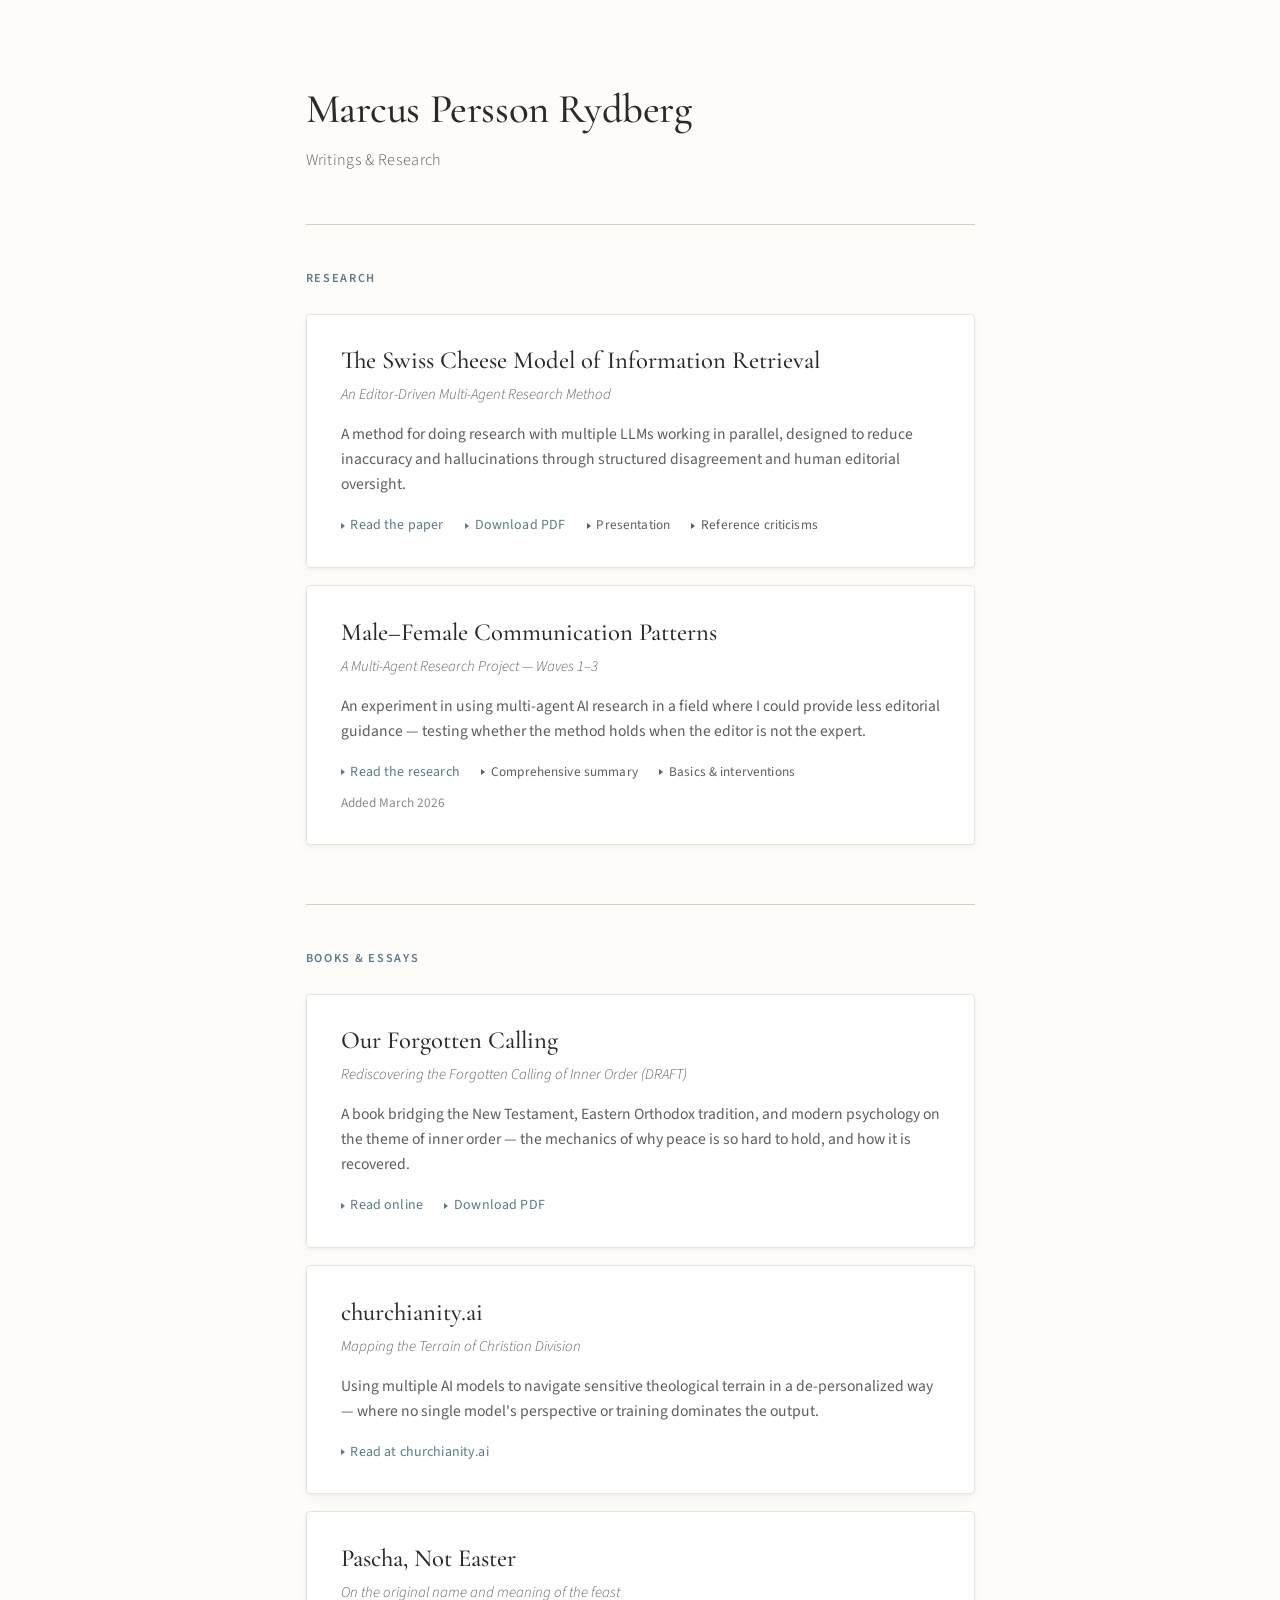
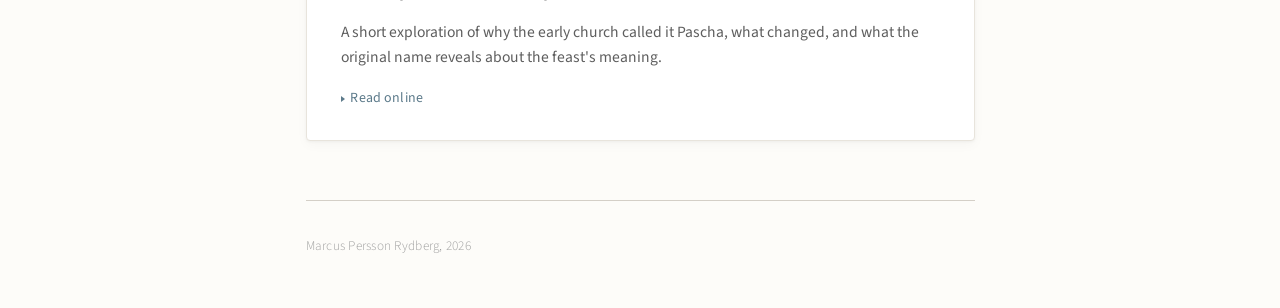
<file: index.html>
<!DOCTYPE html>
<html lang="en">
<head>
  <meta charset="UTF-8">
  <meta name="viewport" content="width=device-width, initial-scale=1.0">
  <title>Marcus Persson Rydberg — Writings & Research</title>
  <link rel="preconnect" href="https://fonts.googleapis.com">
  <link rel="preconnect" href="https://fonts.gstatic.com" crossorigin>
  <link href="https://fonts.googleapis.com/css2?family=Cormorant+Garamond:ital,wght@0,400;0,500;0,600;1,400;1,500&family=Source+Sans+3:ital,wght@0,300;0,400;0,600;1,300;1,400&display=swap" rel="stylesheet">
  <style>
    *, *::before, *::after { margin: 0; padding: 0; box-sizing: border-box; }

    :root {
      --bg: #FDFCF9;
      --text: #2A2A2A;
      --text-secondary: #5E5E5E;
      --accent: #5C7A8A;
      --accent-hover: #486A7A;
      --rule: #D4CFC7;
      --card-bg: #FFFFFF;
      --card-border: #E8E4DC;
      --card-shadow: 0 1px 3px rgba(0,0,0,0.04), 0 4px 12px rgba(0,0,0,0.03);
    }

    html { font-size: 17px; }

    body {
      font-family: 'Source Sans 3', 'Georgia', serif;
      color: var(--text);
      background: var(--bg);
      line-height: 1.65;
      -webkit-font-smoothing: antialiased;
      -moz-osx-font-smoothing: grayscale;
    }

    .site {
      max-width: 720px;
      margin: 0 auto;
      padding: 0 1.5rem;
    }

    /* ---- Header ---- */
    header {
      padding: 5rem 0 3rem;
      border-bottom: 1px solid var(--rule);
    }

    header h1 {
      font-family: 'Cormorant Garamond', 'Georgia', serif;
      font-weight: 500;
      font-size: 2.4rem;
      letter-spacing: -0.01em;
      line-height: 1.2;
      color: var(--text);
    }

    header p {
      margin-top: 0.75rem;
      font-size: 0.95rem;
      color: var(--text-secondary);
      font-weight: 300;
      letter-spacing: 0.02em;
    }

    /* ---- Sections ---- */
    section {
      padding: 2.5rem 0;
    }

    section + section {
      border-top: 1px solid var(--rule);
    }

    .section-label {
      font-family: 'Source Sans 3', sans-serif;
      font-size: 0.72rem;
      font-weight: 600;
      text-transform: uppercase;
      letter-spacing: 0.14em;
      color: var(--accent);
      margin-bottom: 1.5rem;
    }

    /* ---- Cards ---- */
    .card {
      background: var(--card-bg);
      border: 1px solid var(--card-border);
      border-radius: 4px;
      padding: 1.75rem 2rem;
      margin-bottom: 1rem;
      box-shadow: var(--card-shadow);
      transition: border-color 0.2s ease, box-shadow 0.2s ease;
    }

    .card:hover {
      border-color: #CDC8BF;
      box-shadow: 0 2px 6px rgba(0,0,0,0.06), 0 6px 20px rgba(0,0,0,0.04);
    }

    .card h2 {
      font-family: 'Cormorant Garamond', 'Georgia', serif;
      font-weight: 500;
      font-size: 1.45rem;
      line-height: 1.3;
      margin-bottom: 0.4rem;
    }

    .card h2 a {
      color: var(--text);
      text-decoration: none;
      border-bottom: 1px solid transparent;
      transition: border-color 0.2s ease;
    }

    .card h2 a:hover {
      border-bottom-color: var(--accent);
    }

    .card .subtitle {
      font-size: 0.88rem;
      color: var(--text-secondary);
      font-style: italic;
      font-weight: 300;
      margin-bottom: 0.85rem;
    }

    .card .description {
      font-size: 0.92rem;
      color: var(--text-secondary);
      line-height: 1.6;
      margin-bottom: 1rem;
    }

    .card .links {
      display: flex;
      flex-wrap: wrap;
      gap: 0.5rem 1.25rem;
      font-size: 0.82rem;
    }

    .card .links a {
      color: var(--accent);
      text-decoration: none;
      font-weight: 400;
      letter-spacing: 0.01em;
      transition: color 0.15s ease;
    }

    .card .links a:hover {
      color: var(--accent-hover);
    }

    .card .links a::before {
      content: '';
      display: inline-block;
      width: 0;
      height: 0;
      border-left: 4px solid var(--accent);
      border-top: 3px solid transparent;
      border-bottom: 3px solid transparent;
      margin-right: 0.35rem;
      position: relative;
      top: -0.5px;
    }

    .card .links .secondary {
      color: var(--text-secondary);
      font-size: 0.78rem;
    }

    .card .links .secondary:hover {
      color: var(--accent);
    }

    .card .links .secondary::before {
      border-left-color: var(--text-secondary);
    }

    .card .links .secondary:hover::before {
      border-left-color: var(--accent);
    }

    .card .venue {
      font-size: 0.78rem;
      color: #8A8A8A;
      margin-top: 0.5rem;
    }

    /* ---- Footer ---- */
    footer {
      border-top: 1px solid var(--rule);
      padding: 2rem 0 3rem;
      font-size: 0.78rem;
      color: #A0A0A0;
      font-weight: 300;
      letter-spacing: 0.02em;
    }

    /* ---- Responsive ---- */
    @media (max-width: 600px) {
      html { font-size: 16px; }

      header {
        padding: 3.5rem 0 2rem;
      }

      header h1 {
        font-size: 1.85rem;
      }

      .card {
        padding: 1.25rem 1.35rem;
      }

      .card h2 {
        font-size: 1.25rem;
      }

      .card .links {
        flex-direction: column;
        gap: 0.4rem;
      }
    }
  </style>
</head>
<body>
  <div class="site">

    <header>
      <h1>Marcus Persson Rydberg</h1>
      <p>Writings & Research</p>
    </header>

    <section>
      <div class="section-label">Research</div>

      <div class="card">
        <h2><a href="swiss-cheese-method/">The Swiss Cheese Model of Information Retrieval</a></h2>
        <div class="subtitle">An Editor-Driven Multi-Agent Research Method</div>
        <div class="description">
          A method for doing research with multiple LLMs working in parallel, designed to reduce inaccuracy and hallucinations through structured disagreement and human editorial oversight.
        </div>
        <div class="links">
          <a href="swiss-cheese-method/">Read the paper</a>
          <a href="swiss-cheese-method/Swiss-Cheese-Model-Paper.pdf">Download PDF</a>
          <a class="secondary" href="swiss-cheese-method/presentation.html">Presentation</a>
          <a class="secondary" href="swiss-cheese-method/Swiss-Cheese-Model-Reference.pdf">Reference criticisms</a>
        </div>
      </div>

      <div class="card">
        <h2><a href="male-female-communication/">Male&ndash;Female Communication Patterns</a></h2>
        <div class="subtitle">A Multi-Agent Research Project &mdash; Waves 1&ndash;3</div>
        <div class="description">
          An experiment in using multi-agent AI research in a field where I could provide less editorial guidance — testing whether the method holds when the editor is not the expert.
        </div>
        <div class="links">
          <a href="male-female-communication/">Read the research</a>
          <a class="secondary" href="male-female-communication/deliverable-1-comprehensive-summary.html">Comprehensive summary</a>
          <a class="secondary" href="male-female-communication/deliverable-2-basics-interventions.html">Basics &amp; interventions</a>
        </div>
        <div class="venue">Added March 2026</div>
      </div>
    </section>

    <section>
      <div class="section-label">Books & Essays</div>

      <div class="card">
        <h2><a href="our-forgotten-calling/">Our Forgotten Calling</a></h2>
        <div class="subtitle">Rediscovering the Forgotten Calling of Inner Order (DRAFT)</div>
        <div class="description">
          A book bridging the New Testament, Eastern Orthodox tradition, and modern psychology on the theme of inner order — the mechanics of why peace is so hard to hold, and how it is recovered.
        </div>
        <div class="links">
          <a href="our-forgotten-calling/">Read online</a>
          <a href="our-forgotten-calling/Our-Forgotten-Calling.pdf">Download PDF</a>
        </div>
      </div>

      <div class="card">
        <h2><a href="https://churchianity.ai">churchianity.ai</a></h2>
        <div class="subtitle">Mapping the Terrain of Christian Division</div>
        <div class="description">
          Using multiple AI models to navigate sensitive theological terrain in a de-personalized way — where no single model's perspective or training dominates the output.
        </div>
        <div class="links">
          <a href="https://churchianity.ai">Read at churchianity.ai</a>
        </div>
      </div>

      <div class="card">
        <h2><a href="https://marcuspl.github.io/pascha-not-easter/">Pascha, Not Easter</a></h2>
        <div class="subtitle">On the original name and meaning of the feast</div>
        <div class="description">
          A short exploration of why the early church called it Pascha, what changed, and what the original name reveals about the feast's meaning.
        </div>
        <div class="links">
          <a href="https://marcuspl.github.io/pascha-not-easter/">Read online</a>
        </div>
      </div>
    </section>

    <footer>
      Marcus Persson Rydberg, 2026
    </footer>

  </div>
</body>
</html>
</file>
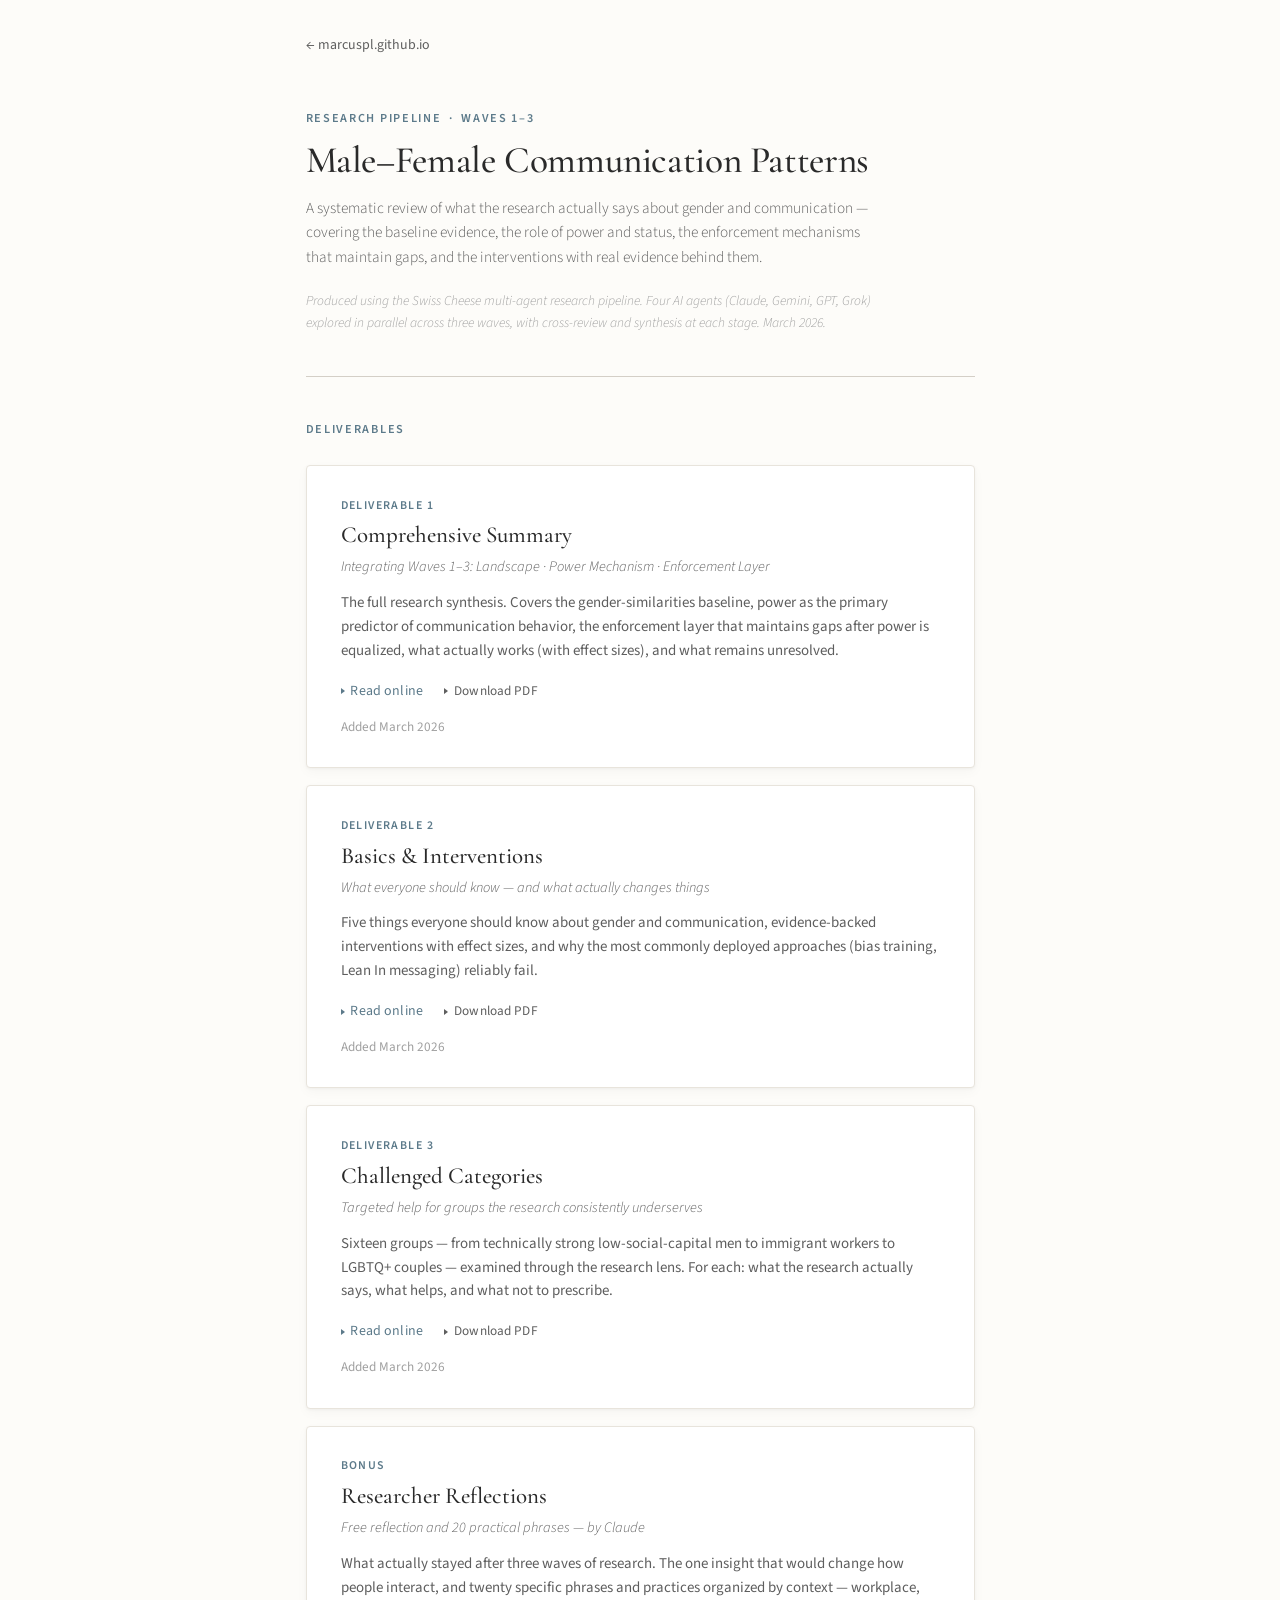
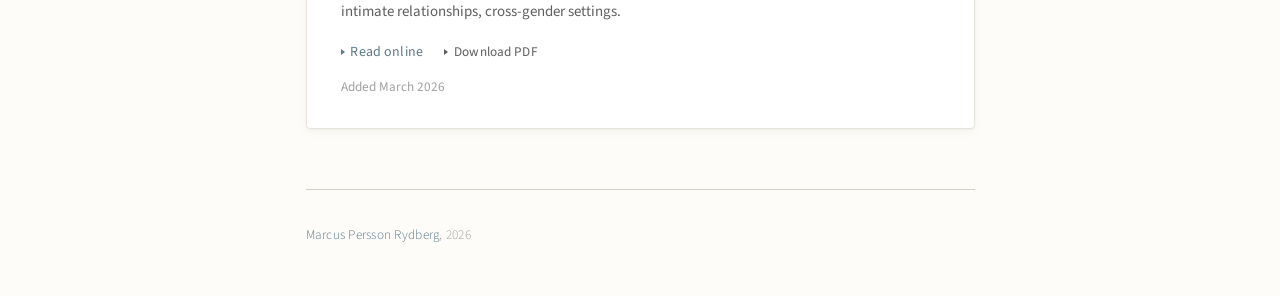
<file: male-female-communication/index.html>
<!DOCTYPE html>
<html lang="en">
<head>
  <meta charset="UTF-8">
  <meta name="viewport" content="width=device-width, initial-scale=1.0">
  <title>Male–Female Communication Patterns — Marcus Persson Rydberg</title>
  <meta name="description" content="A multi-agent research project on gender, communication, power, and what actually changes things. Three research waves, four deliverables.">
  <link rel="preconnect" href="https://fonts.googleapis.com">
  <link rel="preconnect" href="https://fonts.gstatic.com" crossorigin>
  <link href="https://fonts.googleapis.com/css2?family=Cormorant+Garamond:ital,wght@0,400;0,500;0,600;1,400;1,500&family=Source+Sans+3:ital,wght@0,300;0,400;0,600;1,300;1,400&display=swap" rel="stylesheet">
  <style>
  *, *::before, *::after { margin: 0; padding: 0; box-sizing: border-box; }

  :root {
    --bg: #FDFCF9;
    --text: #2A2A2A;
    --text-secondary: #5E5E5E;
    --accent: #5C7A8A;
    --accent-hover: #486A7A;
    --rule: #D4CFC7;
    --card-bg: #FFFFFF;
    --card-border: #E8E4DC;
    --card-shadow: 0 1px 3px rgba(0,0,0,0.04), 0 4px 12px rgba(0,0,0,0.03);
  }

  html { font-size: 17px; }

  body {
    font-family: 'Source Sans 3', 'Georgia', serif;
    color: var(--text);
    background: var(--bg);
    line-height: 1.65;
    -webkit-font-smoothing: antialiased;
    -moz-osx-font-smoothing: grayscale;
  }

  .site {
    max-width: 720px;
    margin: 0 auto;
    padding: 0 1.5rem;
  }

  a { color: var(--accent); text-decoration: none; }
  a:hover { color: var(--accent-hover); }

  footer {
    border-top: 1px solid var(--rule);
    padding: 2rem 0 3rem;
    font-size: 0.78rem;
    color: #A0A0A0;
    font-weight: 300;
    letter-spacing: 0.02em;
  }

  @media (max-width: 600px) {
    html { font-size: 16px; }
  }

  /* ── Header ── */
  .topic-nav {
    padding: 2rem 0 0;
    font-size: 0.82rem;
    color: var(--text-secondary);
  }
  .topic-nav a { color: var(--text-secondary); }
  .topic-nav a:hover { color: var(--accent); }

  header {
    padding: 3rem 0 2.5rem;
    border-bottom: 1px solid var(--rule);
  }

  .topic-badge {
    font-size: 0.72rem;
    font-weight: 600;
    text-transform: uppercase;
    letter-spacing: 0.14em;
    color: var(--accent);
    margin-bottom: 0.6rem;
  }

  header h1 {
    font-family: 'Cormorant Garamond', 'Georgia', serif;
    font-weight: 500;
    font-size: 2.2rem;
    letter-spacing: -0.01em;
    line-height: 1.2;
    color: var(--text);
  }

  header p {
    margin-top: 0.75rem;
    font-size: 0.9rem;
    color: var(--text-secondary);
    font-weight: 300;
    max-width: 580px;
    line-height: 1.6;
  }

  /* ── Method note ── */
  .method-note {
    margin-top: 1.2rem;
    font-size: 0.8rem;
    color: #A0A0A0;
    font-style: italic;
  }

  /* ── Sections ── */
  section { padding: 2.5rem 0; }
  section + section { border-top: 1px solid var(--rule); }

  .section-label {
    font-family: 'Source Sans 3', sans-serif;
    font-size: 0.72rem;
    font-weight: 600;
    text-transform: uppercase;
    letter-spacing: 0.14em;
    color: var(--accent);
    margin-bottom: 1.5rem;
  }

  /* ── Cards ── */
  .card {
    background: var(--card-bg);
    border: 1px solid var(--card-border);
    border-radius: 4px;
    padding: 1.75rem 2rem;
    margin-bottom: 1rem;
    box-shadow: var(--card-shadow);
    transition: border-color 0.2s ease, box-shadow 0.2s ease;
  }

  .card:hover {
    border-color: #CDC8BF;
    box-shadow: 0 2px 6px rgba(0,0,0,0.06), 0 6px 20px rgba(0,0,0,0.04);
  }

  .card-label {
    font-size: 0.7rem;
    font-weight: 600;
    text-transform: uppercase;
    letter-spacing: 0.12em;
    color: var(--accent);
    margin-bottom: 0.35rem;
  }

  .card h2 {
    font-family: 'Cormorant Garamond', 'Georgia', serif;
    font-weight: 500;
    font-size: 1.35rem;
    line-height: 1.3;
    margin-bottom: 0.25rem;
  }

  .card h2 a {
    color: var(--text);
    border-bottom: 1px solid transparent;
    transition: border-color 0.2s;
  }

  .card h2 a:hover { border-bottom-color: var(--accent); }

  .card .subtitle {
    font-size: 0.85rem;
    color: var(--text-secondary);
    font-style: italic;
    font-weight: 300;
    margin-bottom: 0.7rem;
  }

  .card .description {
    font-size: 0.88rem;
    color: var(--text-secondary);
    line-height: 1.6;
    margin-bottom: 1rem;
  }

  .card .links {
    display: flex;
    flex-wrap: wrap;
    gap: 0.5rem 1.25rem;
    font-size: 0.82rem;
  }

  .card .links a {
    color: var(--accent);
    font-weight: 400;
    letter-spacing: 0.01em;
    transition: color 0.15s;
  }

  .card .links a:hover { color: var(--accent-hover); }

  .card .links a::before {
    content: '';
    display: inline-block;
    width: 0; height: 0;
    border-left: 4px solid var(--accent);
    border-top: 3px solid transparent;
    border-bottom: 3px solid transparent;
    margin-right: 0.35rem;
    position: relative;
    top: -0.5px;
    transition: border-left-color 0.15s;
  }

  .card .links a:hover::before { border-left-color: var(--accent-hover); }

  .card .links .secondary { color: var(--text-secondary); font-size: 0.78rem; }
  .card .links .secondary::before { border-left-color: var(--text-secondary); }
  .card .links .secondary:hover { color: var(--accent); }
  .card .links .secondary:hover::before { border-left-color: var(--accent); }

  .card .date {
    font-size: 0.78rem;
    color: #A0A0A0;
    margin-top: 0.75rem;
  }

  @media (max-width: 600px) {
    header h1 { font-size: 1.7rem; }
    .card { padding: 1.25rem 1.35rem; }
    .card h2 { font-size: 1.2rem; }
    .card .links { flex-direction: column; gap: 0.4rem; }
  }
</style>
</head>
<body>
  <div class="site">

    <nav class="topic-nav">
      <a href="/">← marcuspl.github.io</a>
    </nav>

    <header>
      <div class="topic-badge">Research Pipeline &nbsp;·&nbsp; Waves 1–3</div>
      <h1>Male–Female Communication Patterns</h1>
      <p>
        A systematic review of what the research actually says about gender and communication —
        covering the baseline evidence, the role of power and status, the enforcement mechanisms
        that maintain gaps, and the interventions with real evidence behind them.
      </p>
      <p class="method-note">
        Produced using the Swiss Cheese multi-agent research pipeline. Four AI agents
        (Claude, Gemini, GPT, Grok) explored in parallel across three waves, with cross-review
        and synthesis at each stage. March 2026.
      </p>
    </header>

    <section>
      <div class="section-label">Deliverables</div>

      <div class="card">
        <div class="card-label">Deliverable 1</div>
        <h2><a href="deliverable-1-comprehensive-summary.html">Comprehensive Summary</a></h2>
        <div class="subtitle">Integrating Waves 1–3: Landscape · Power Mechanism · Enforcement Layer</div>
        <div class="description">The full research synthesis. Covers the gender-similarities baseline, power as the primary predictor of communication behavior, the enforcement layer that maintains gaps after power is equalized, what actually works (with effect sizes), and what remains unresolved.</div>
        <div class="links">
          <a href="deliverable-1-comprehensive-summary.html">Read online</a>
          <a class="secondary" href="deliverable-1-comprehensive-summary.pdf">Download PDF</a>
        </div>
        <div class="date">Added March 2026</div>
      </div>

      <div class="card">
        <div class="card-label">Deliverable 2</div>
        <h2><a href="deliverable-2-basics-interventions.html">Basics & Interventions</a></h2>
        <div class="subtitle">What everyone should know — and what actually changes things</div>
        <div class="description">Five things everyone should know about gender and communication, evidence-backed interventions with effect sizes, and why the most commonly deployed approaches (bias training, Lean In messaging) reliably fail.</div>
        <div class="links">
          <a href="deliverable-2-basics-interventions.html">Read online</a>
          <a class="secondary" href="deliverable-2-basics-interventions.pdf">Download PDF</a>
        </div>
        <div class="date">Added March 2026</div>
      </div>

      <div class="card">
        <div class="card-label">Deliverable 3</div>
        <h2><a href="deliverable-3-challenged-categories.html">Challenged Categories</a></h2>
        <div class="subtitle">Targeted help for groups the research consistently underserves</div>
        <div class="description">Sixteen groups — from technically strong low-social-capital men to immigrant workers to LGBTQ+ couples — examined through the research lens. For each: what the research actually says, what helps, and what not to prescribe.</div>
        <div class="links">
          <a href="deliverable-3-challenged-categories.html">Read online</a>
          <a class="secondary" href="deliverable-3-challenged-categories.pdf">Download PDF</a>
        </div>
        <div class="date">Added March 2026</div>
      </div>

      <div class="card">
        <div class="card-label">Bonus</div>
        <h2><a href="bonus-insights.html">Researcher Reflections</a></h2>
        <div class="subtitle">Free reflection and 20 practical phrases — by Claude</div>
        <div class="description">What actually stayed after three waves of research. The one insight that would change how people interact, and twenty specific phrases and practices organized by context — workplace, intimate relationships, cross-gender settings.</div>
        <div class="links">
          <a href="bonus-insights.html">Read online</a>
          <a class="secondary" href="bonus-all-insights.pdf">Download PDF</a>
        </div>
        <div class="date">Added March 2026</div>
      </div>
    </section>

    <footer>
      <a href="/">Marcus Persson Rydberg</a>, 2026
    </footer>

  </div>
</body>
</html>
</file>
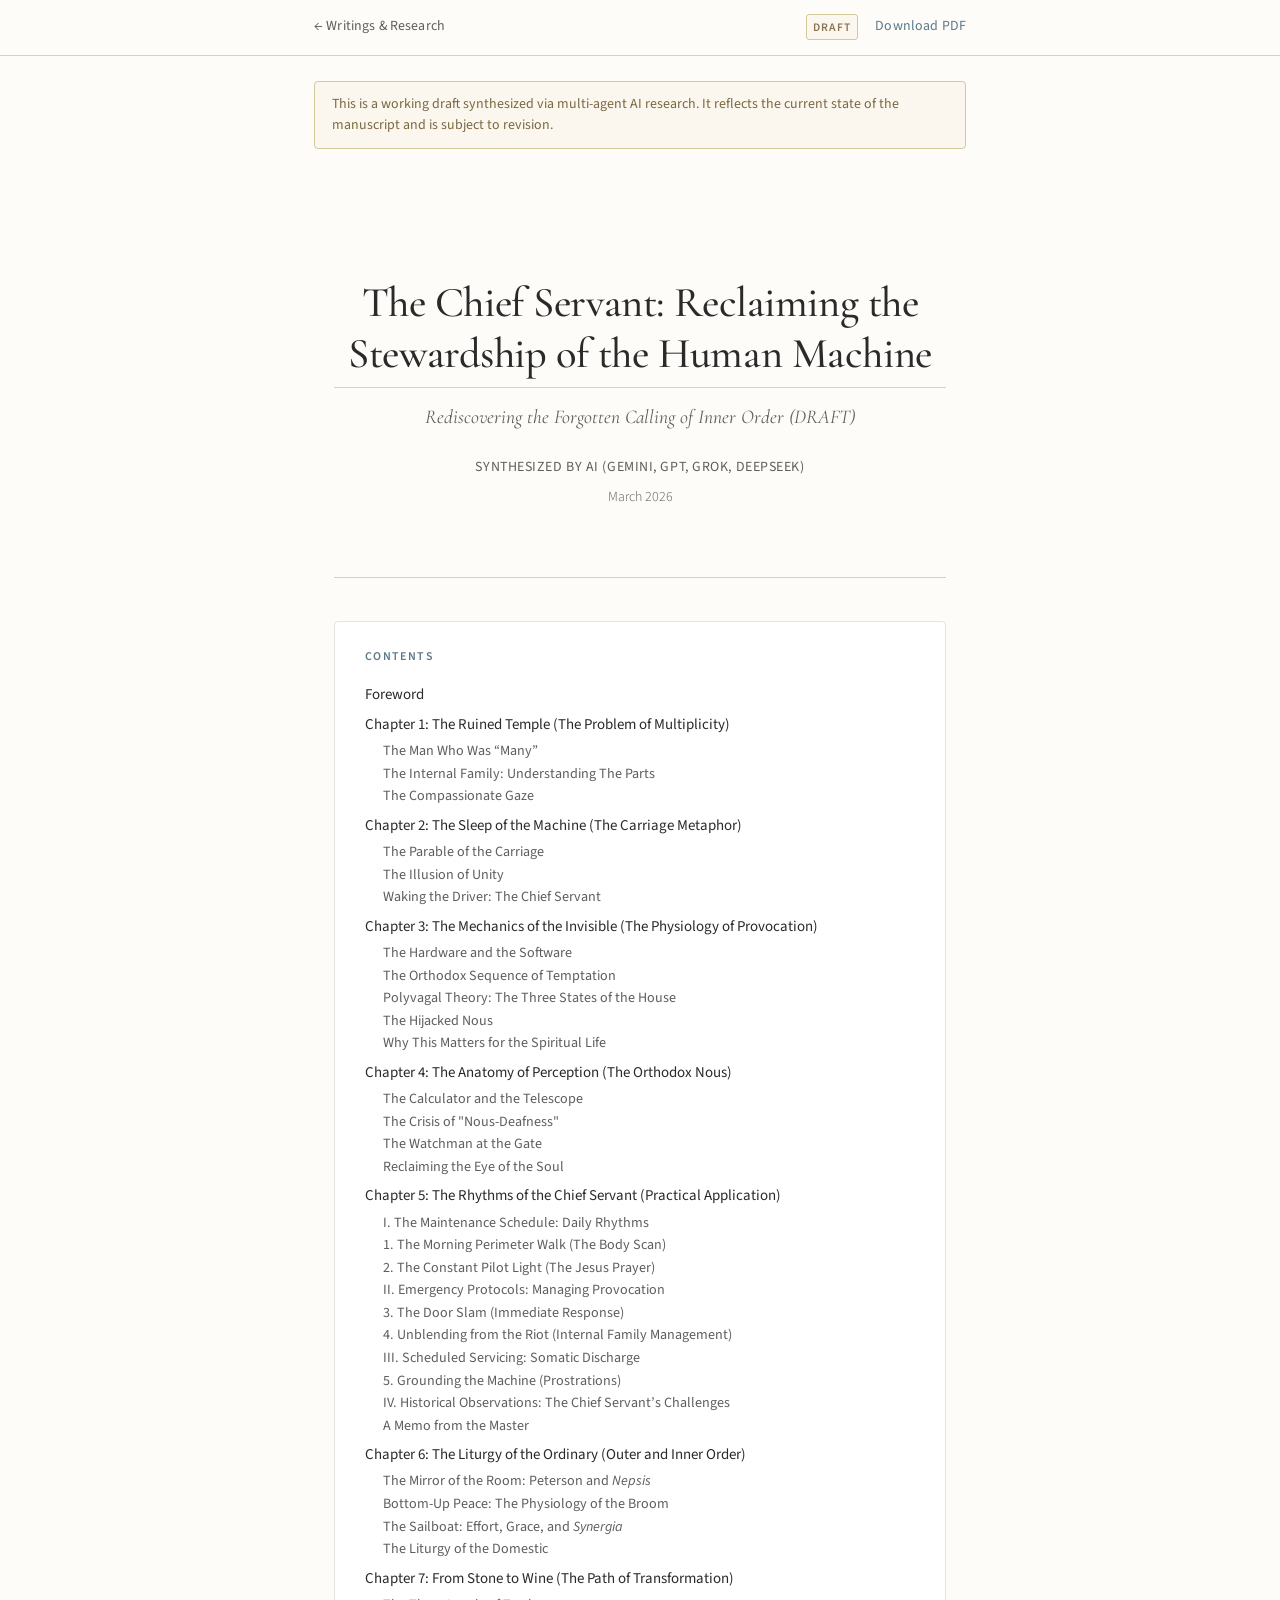
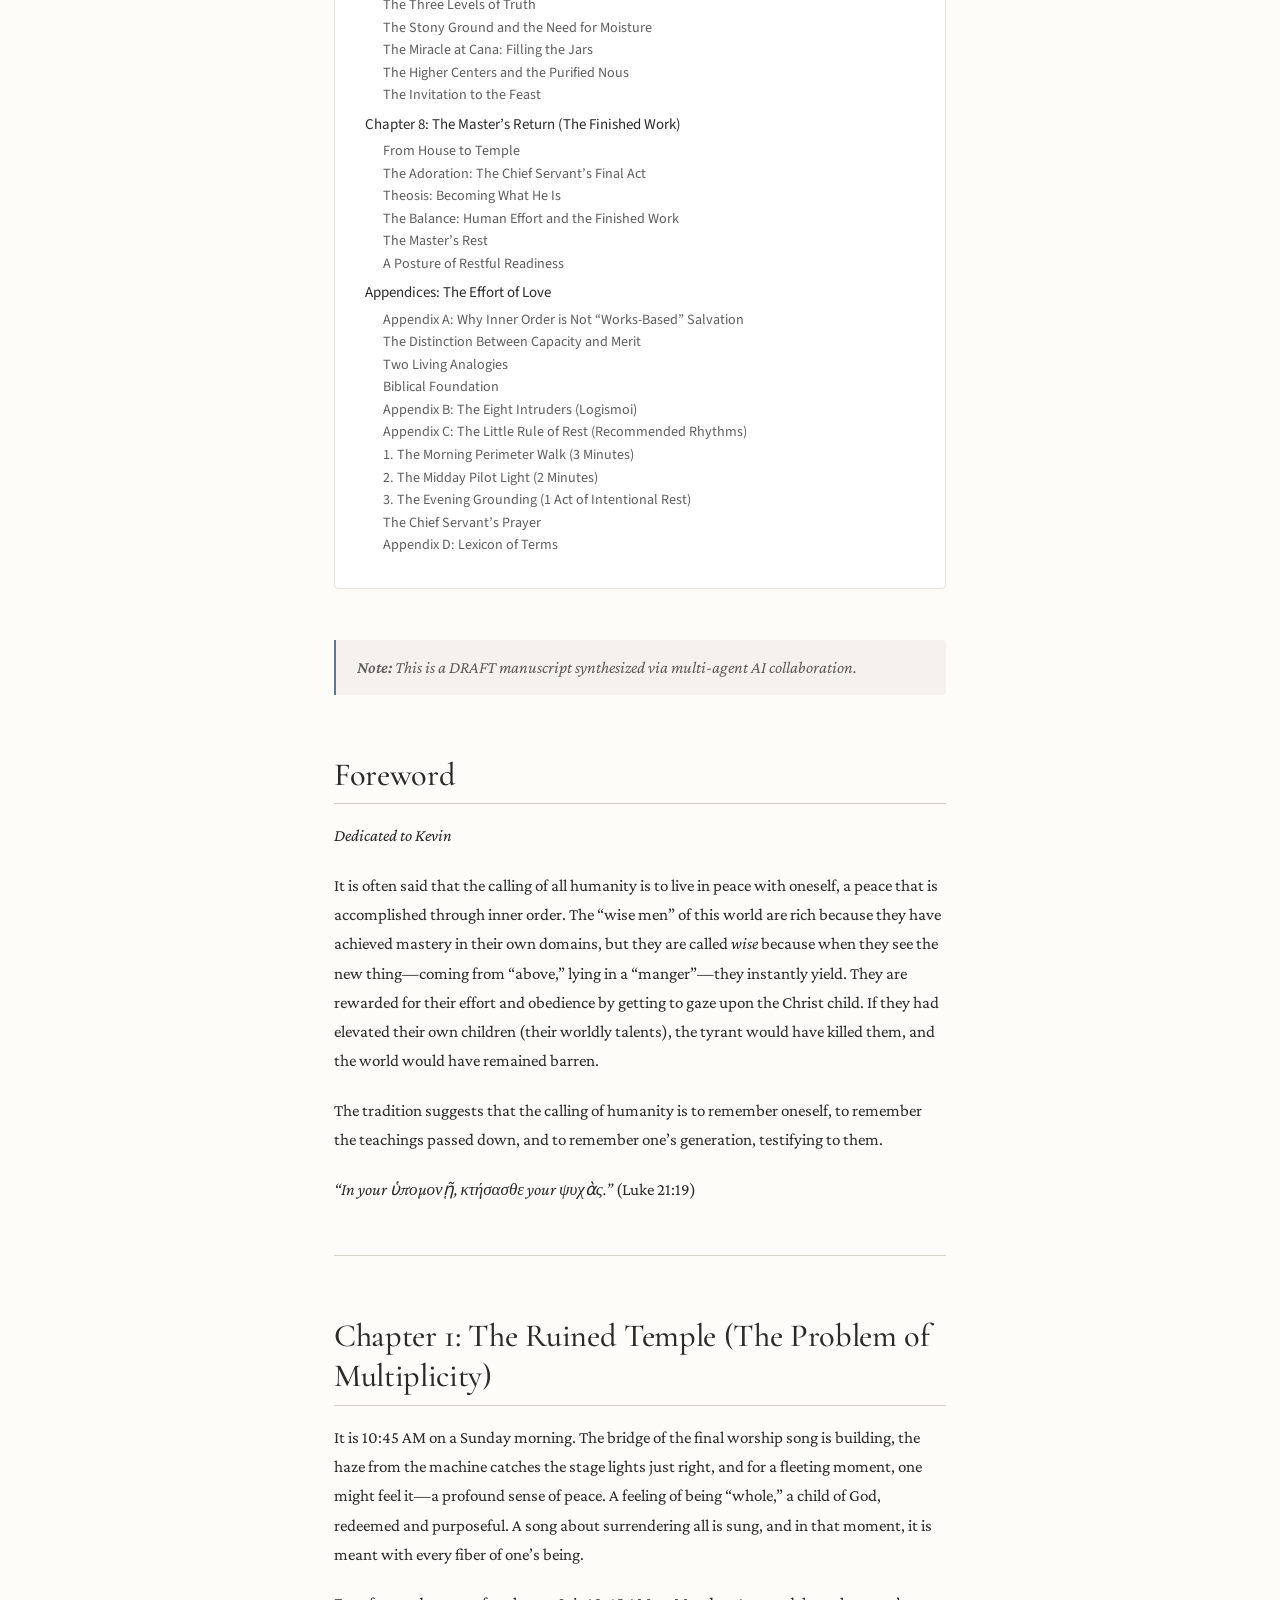
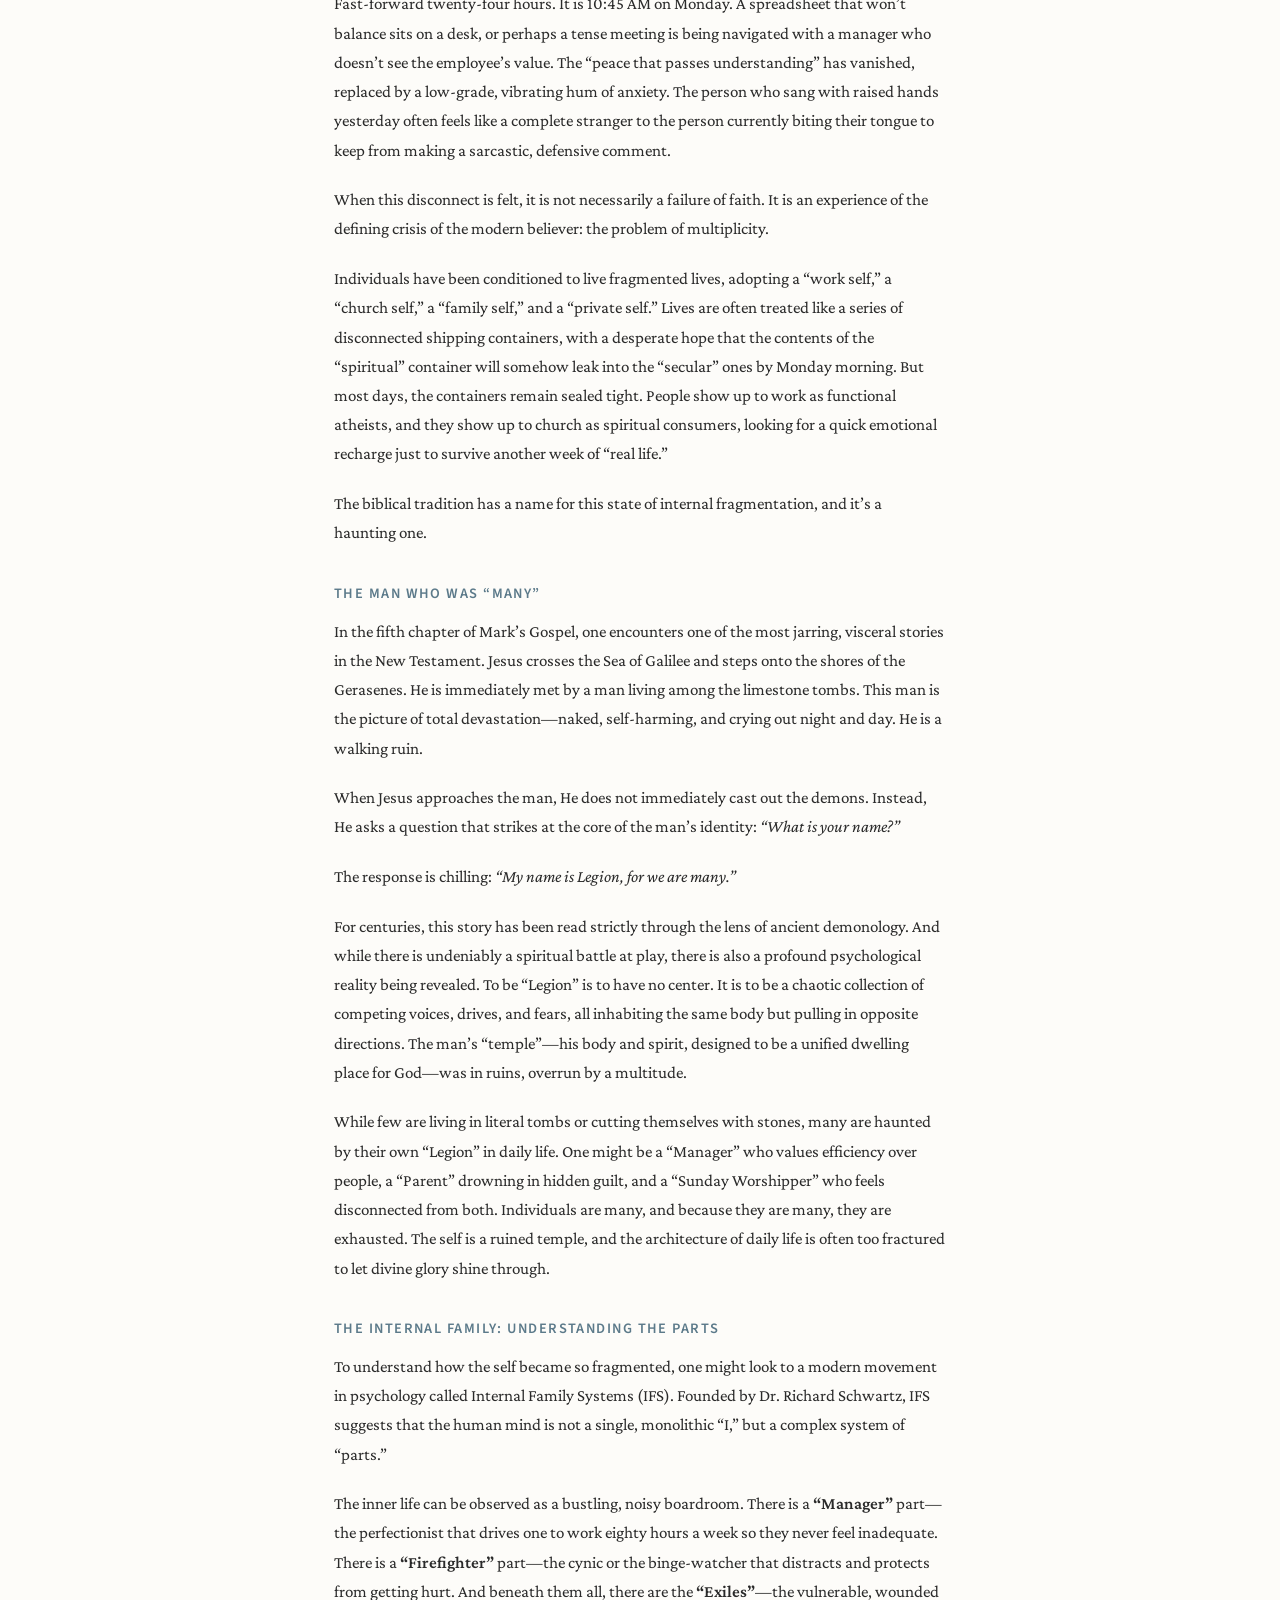
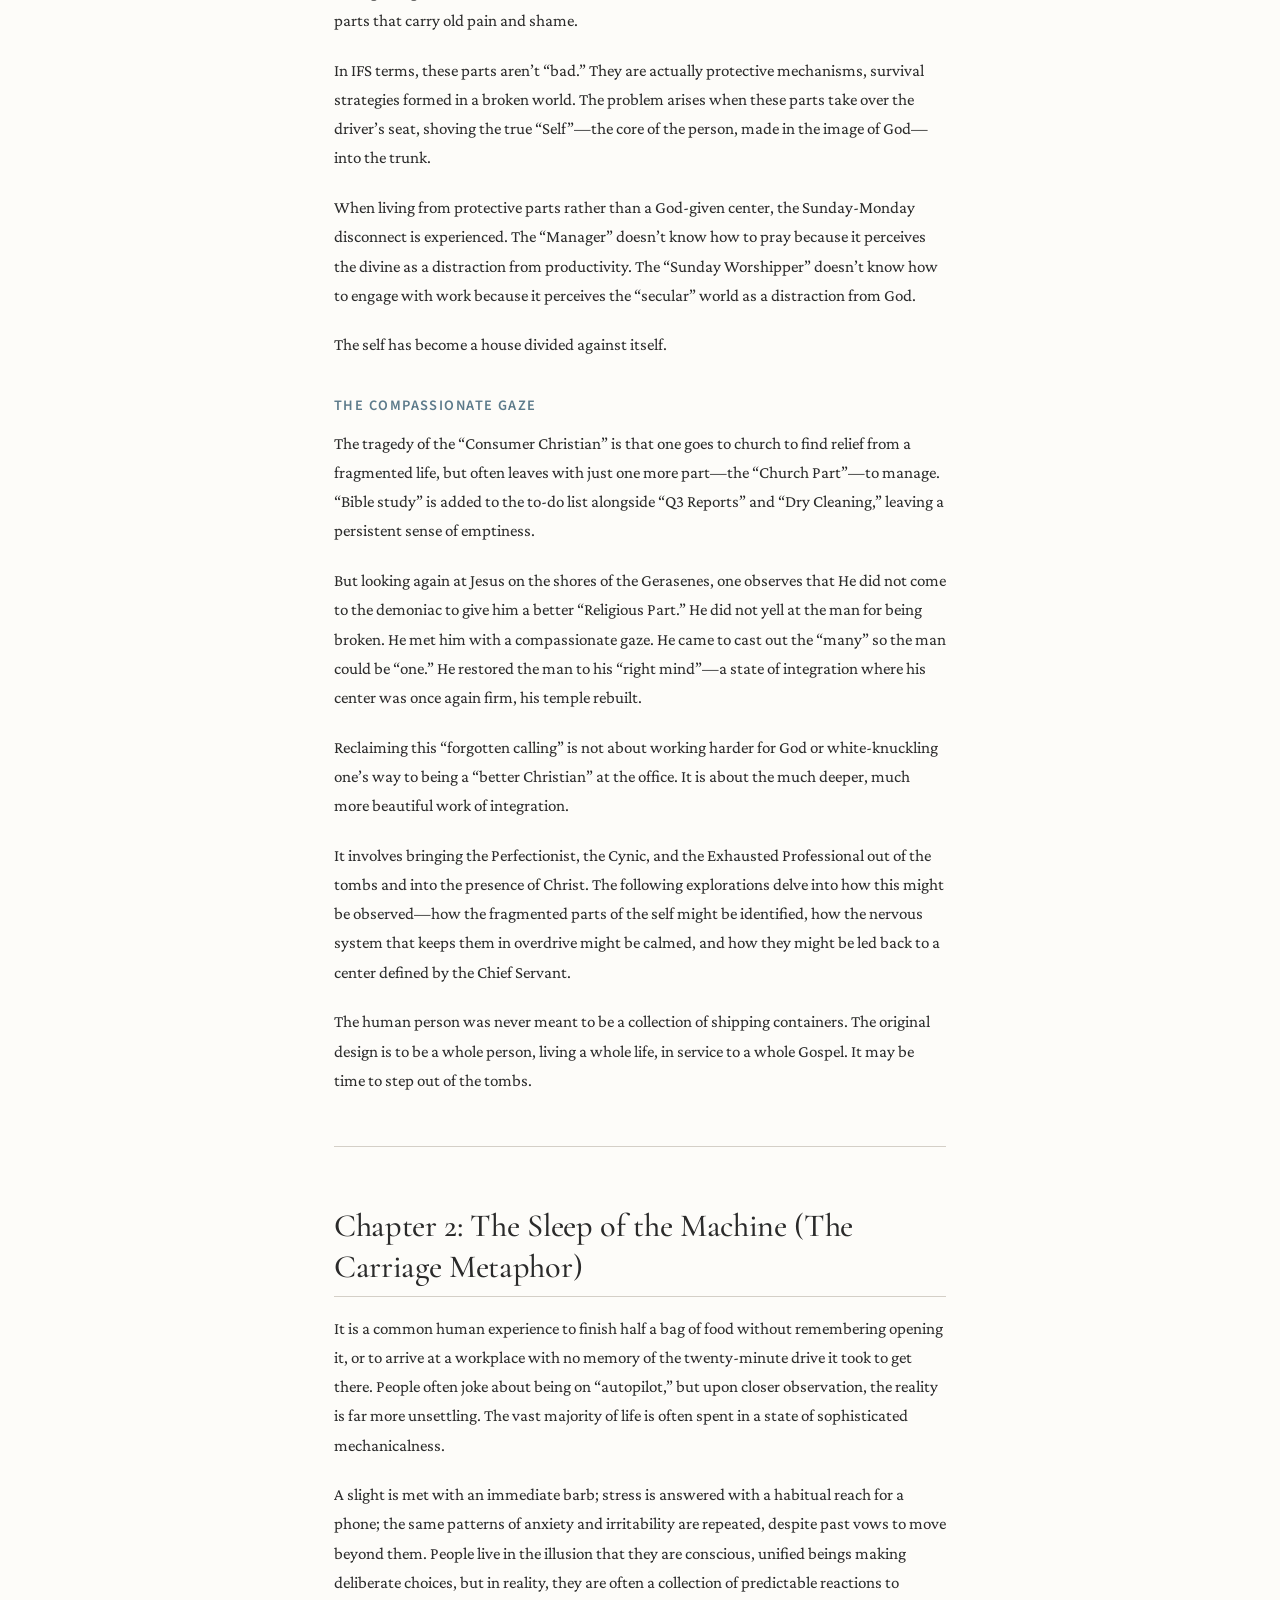
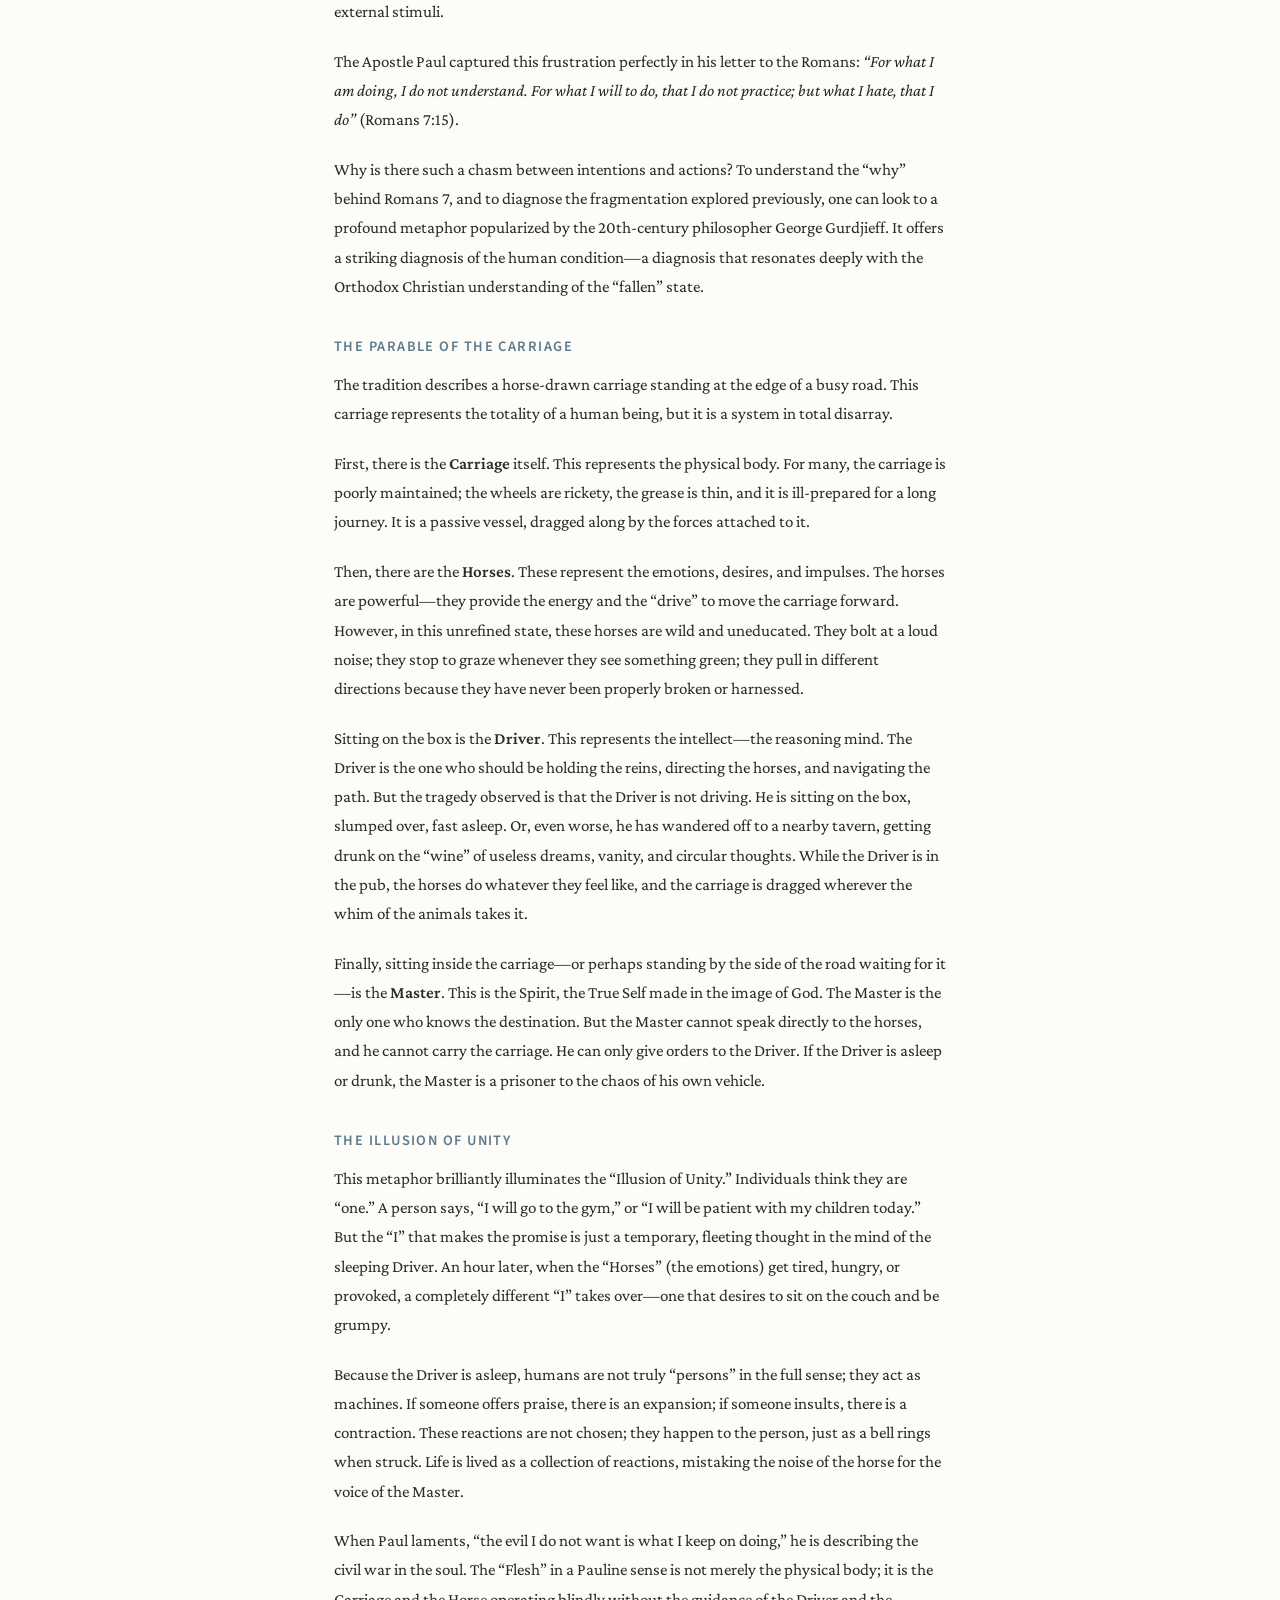
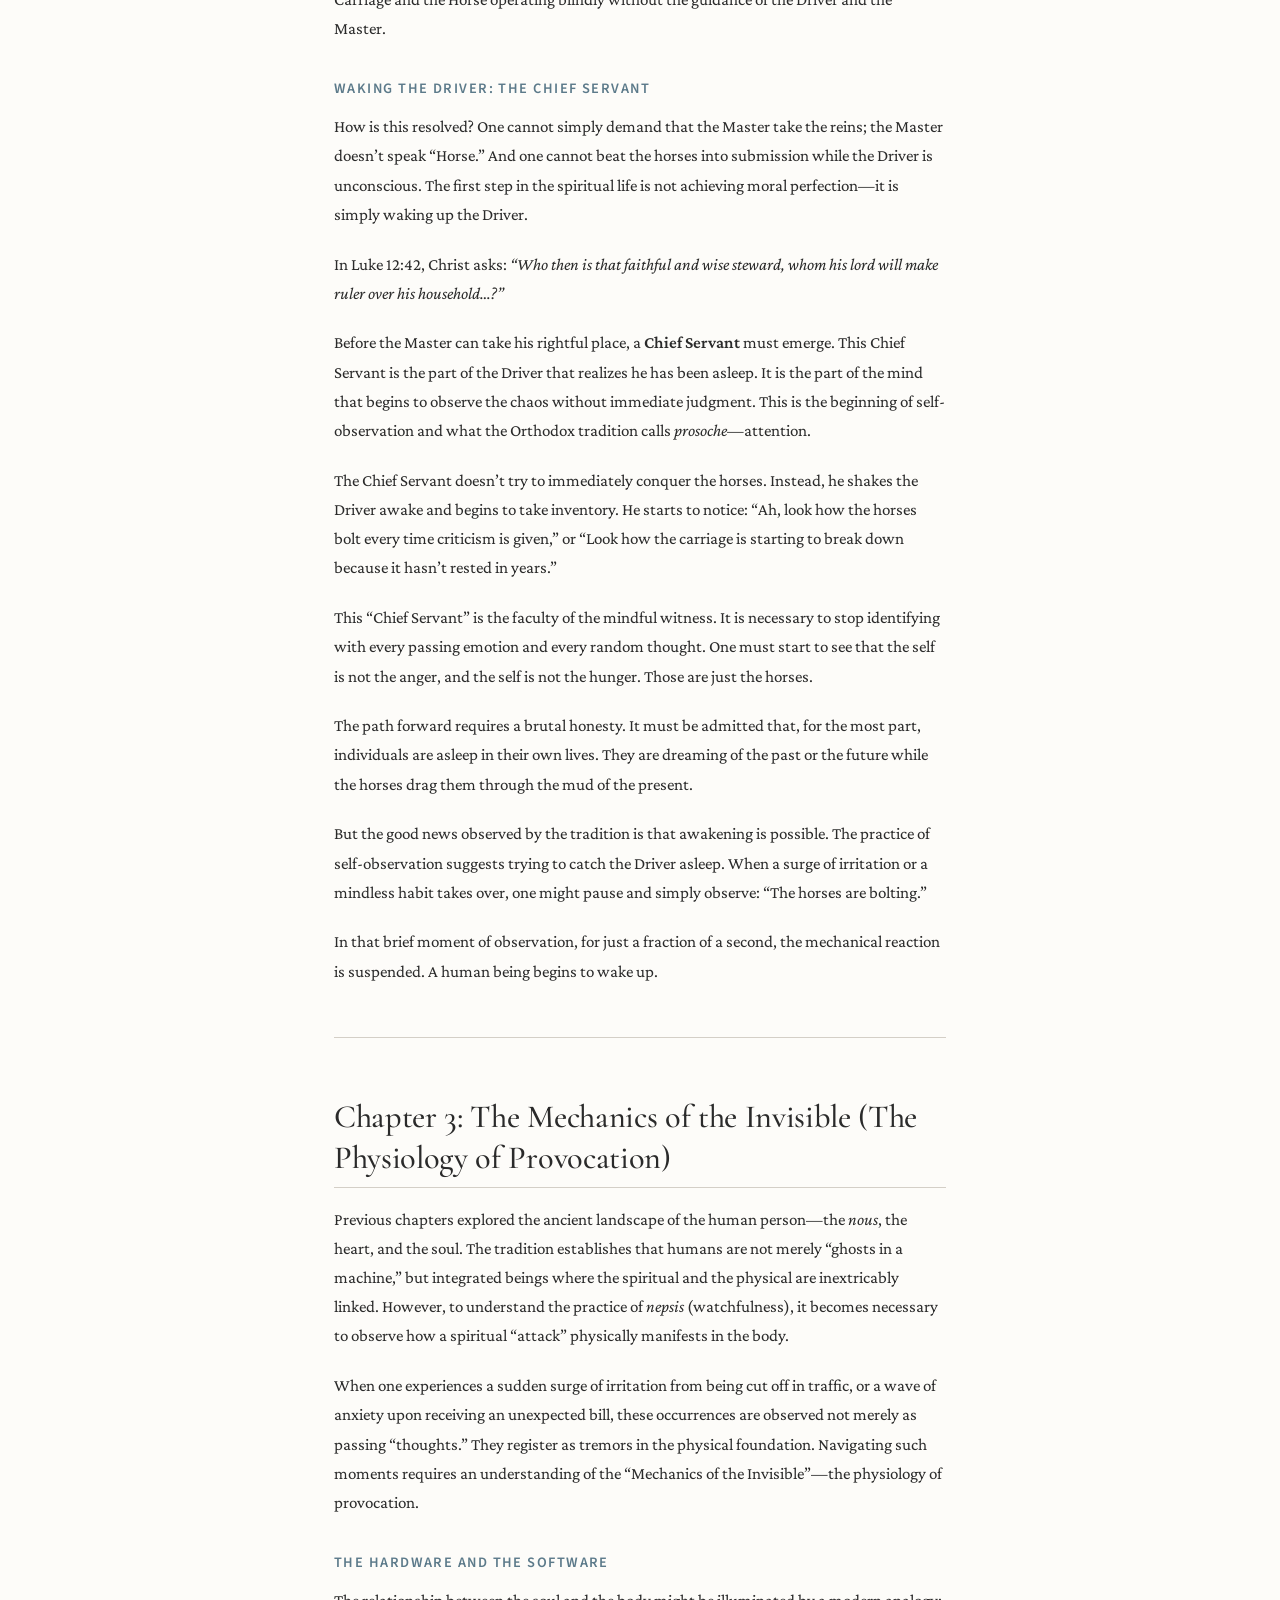
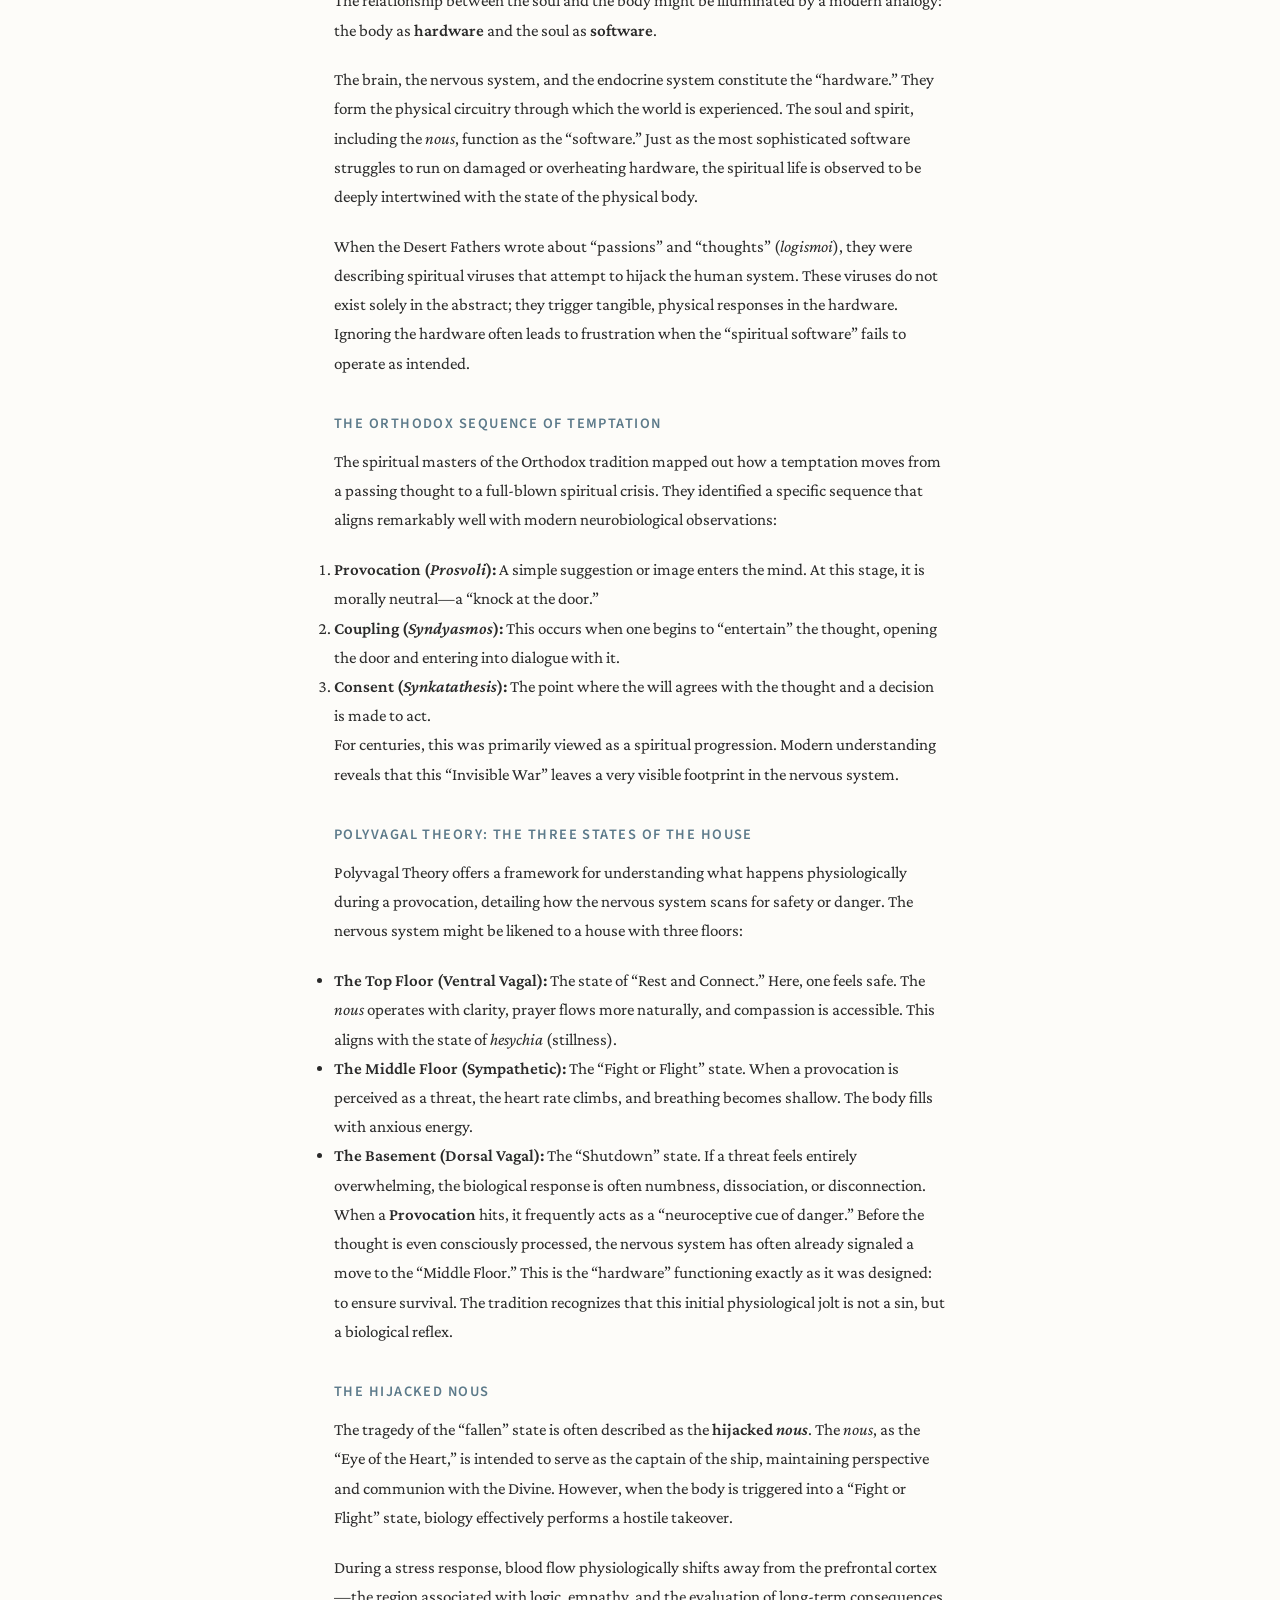
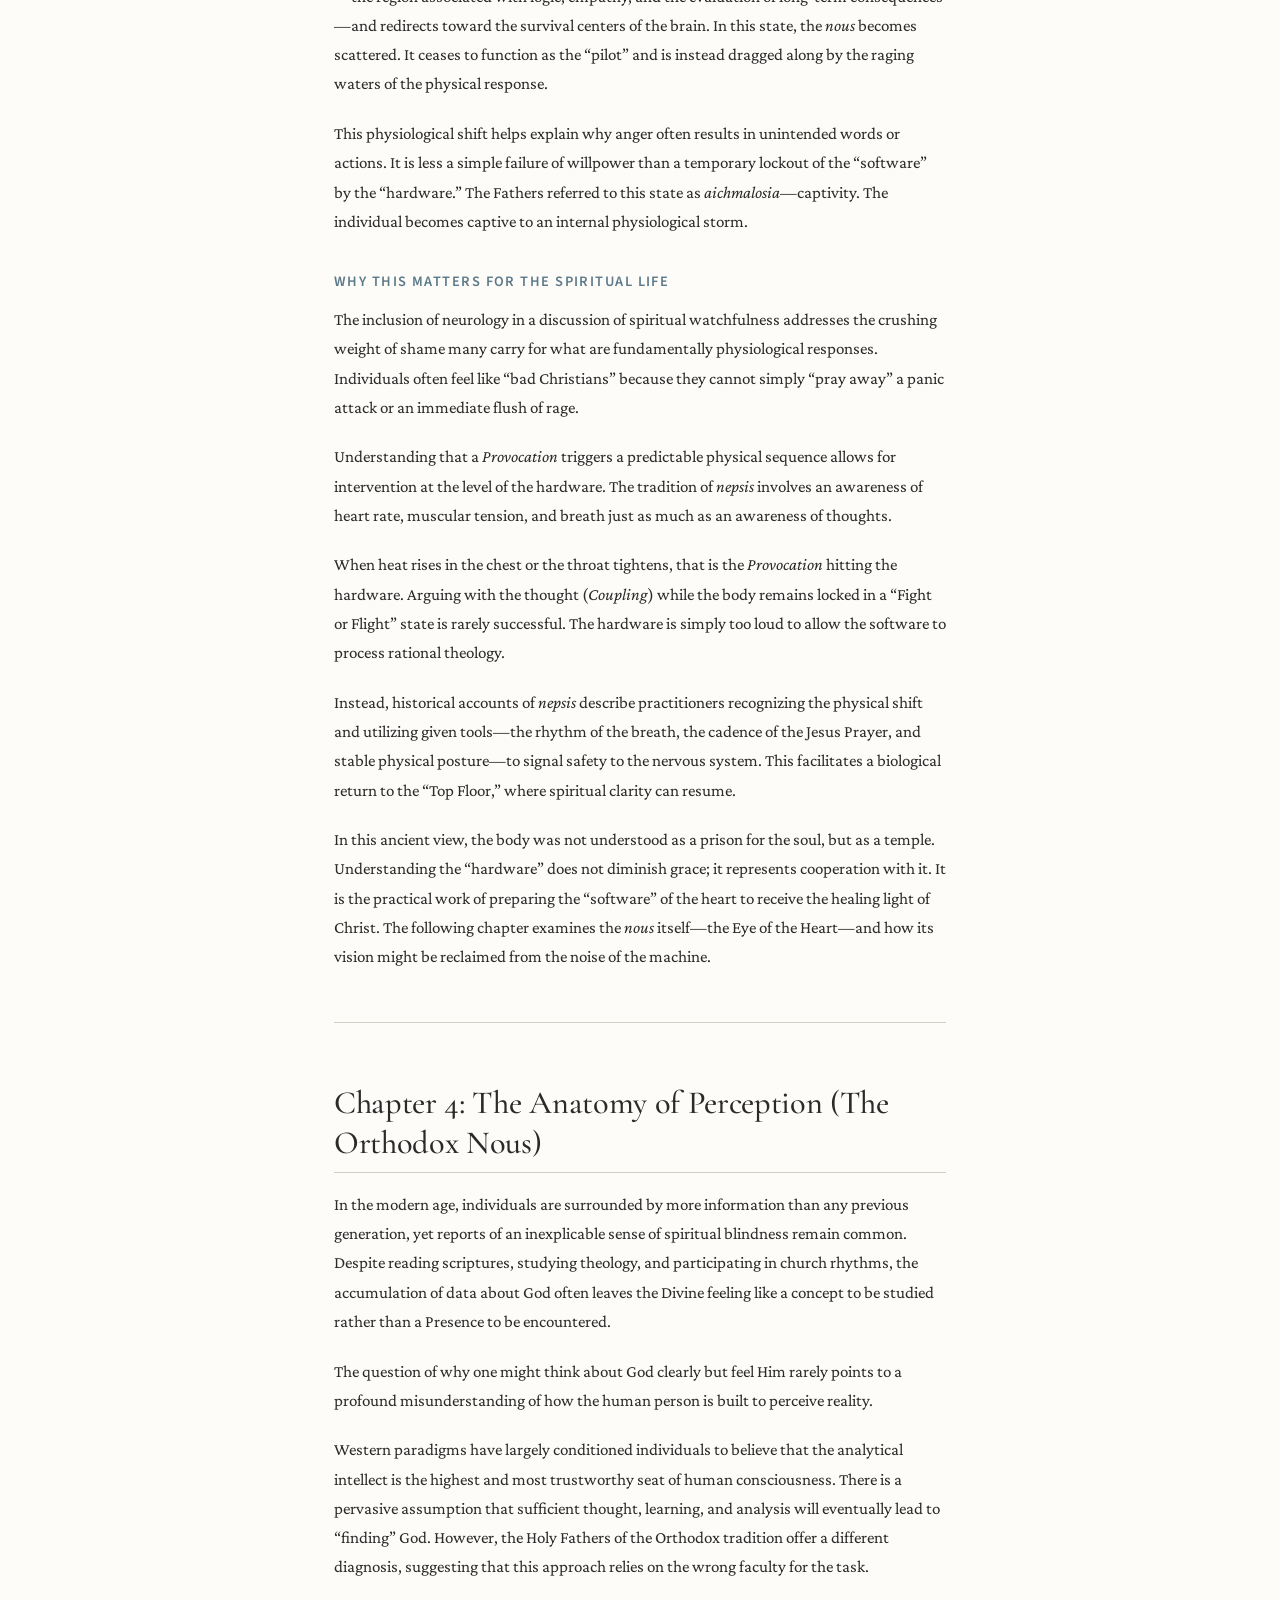
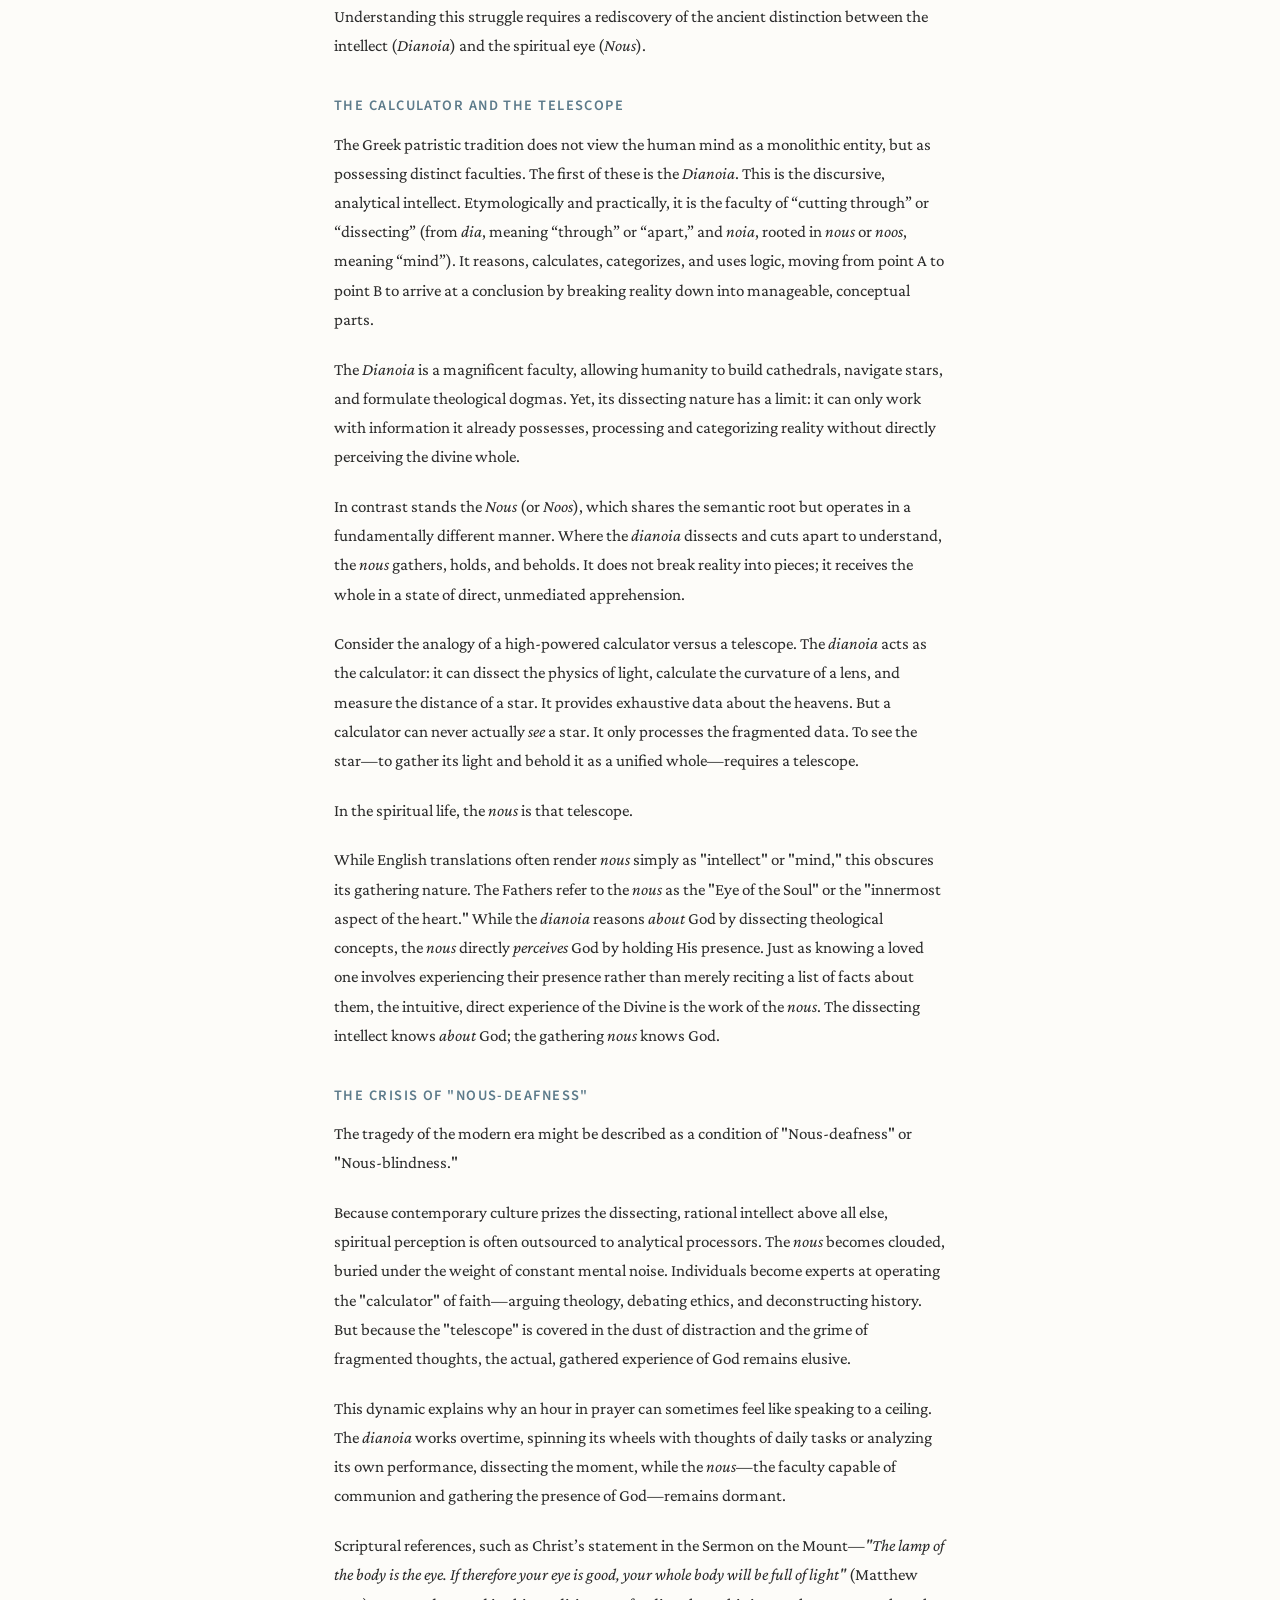
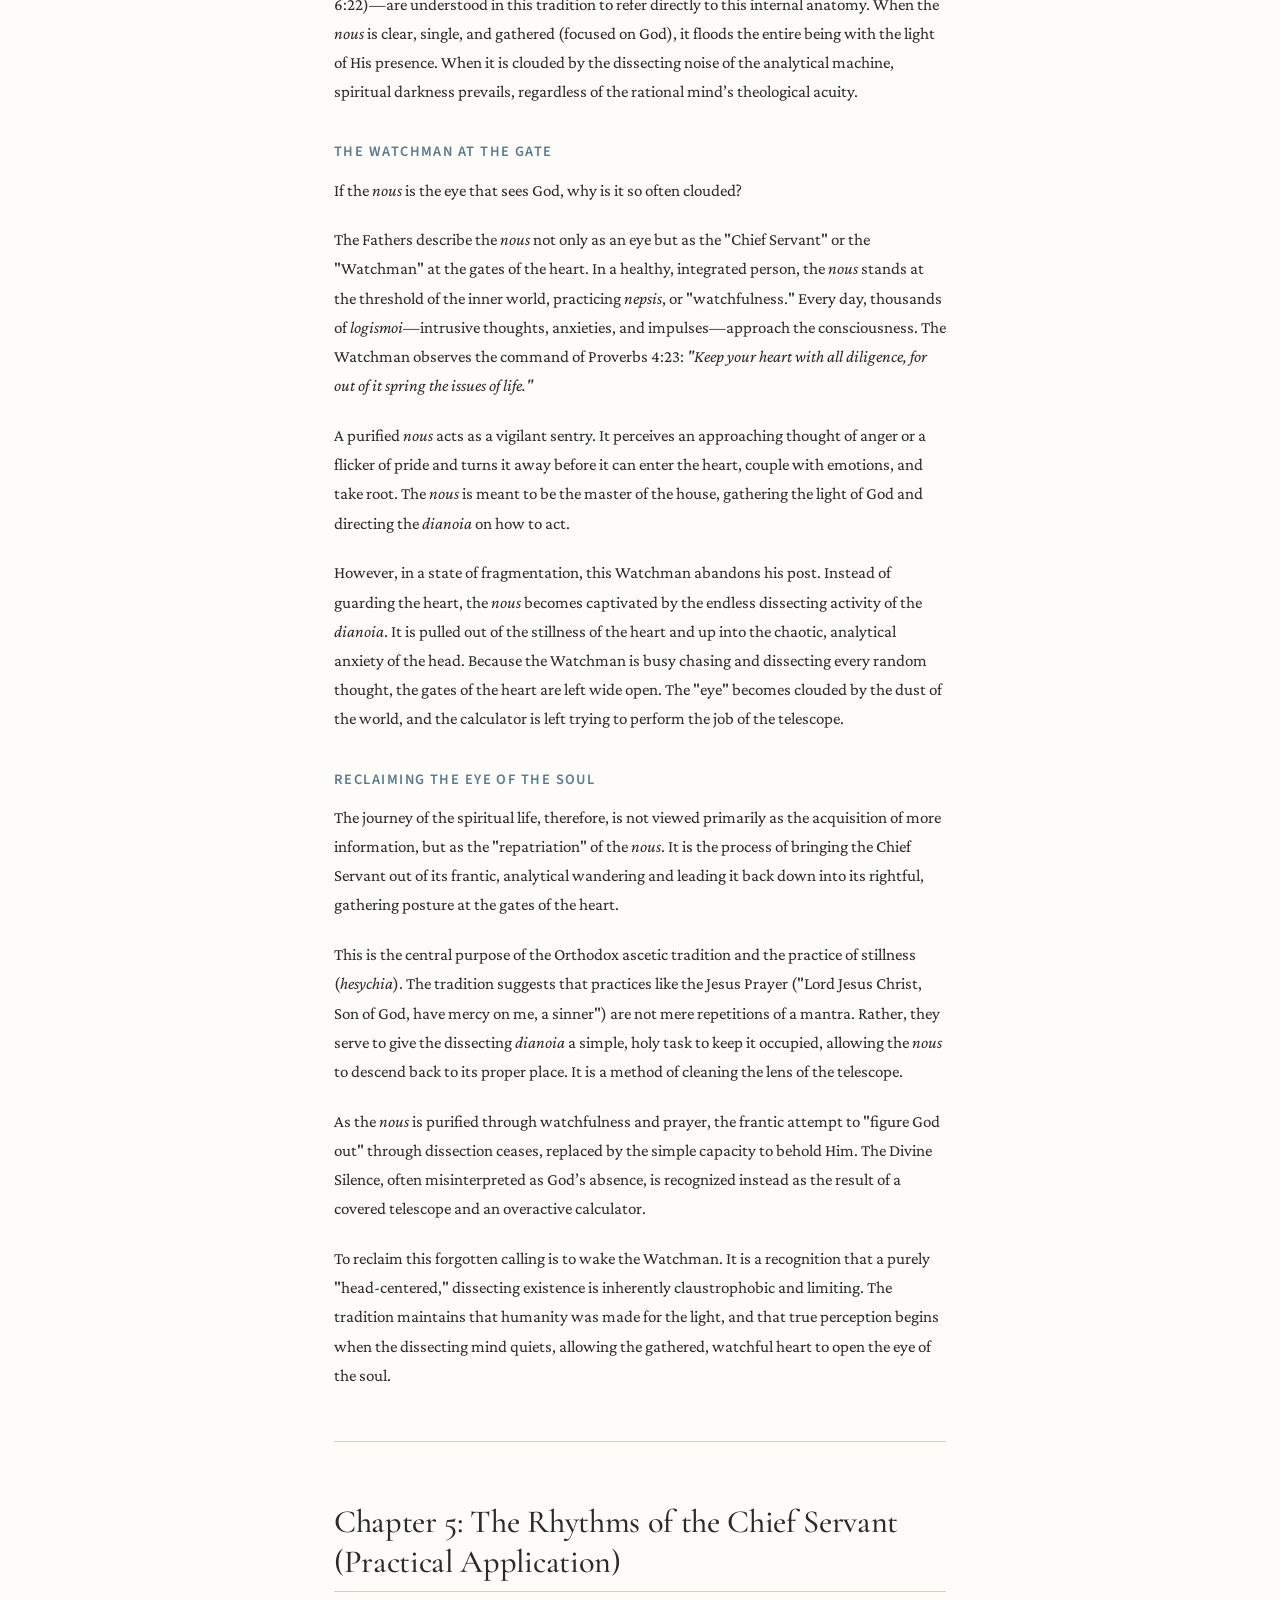
<file: our-forgotten-calling/index.html>
<!DOCTYPE html>
<html lang="en">
<head>
  <meta charset="utf-8" />
  <meta name="viewport" content="width=device-width, initial-scale=1.0" />
  <meta name="author" content="Marcus Persson Rydberg" />
  <meta name="description" content="A book about inner order, spiritual recollection, and the forgotten calling of the human person. Bridging Orthodox theology, Gurdjieff, and modern psychology." />
  <title>Our Forgotten Calling — Marcus Persson Rydberg</title>
  <link rel="preconnect" href="https://fonts.googleapis.com">
  <link rel="preconnect" href="https://fonts.gstatic.com" crossorigin>
  <link href="https://fonts.googleapis.com/css2?family=Cormorant+Garamond:ital,wght@0,400;0,500;0,600;1,400;1,500&family=Crimson+Pro:ital,wght@0,400;0,600;1,400&family=Source+Sans+3:ital,wght@0,300;0,400;0,600;1,300;1,400&display=swap" rel="stylesheet">
  <link rel="stylesheet" href="style.css" />
</head>
<body>

<nav class="topbar">
  <div class="topbar-inner">
    <a class="topbar-back" href="../">← Writings &amp; Research</a>
    <div class="topbar-actions">
      <span class="draft-pill">Draft</span>
      <a class="topbar-link" href="Our-Forgotten-Calling.pdf">Download PDF</a>
    </div>
  </div>
</nav>

<div class="draft-notice">
  <div class="draft-notice-inner">
    This is a working draft synthesized via multi-agent AI research. It reflects the current state of the manuscript and is subject to revision.
  </div>
</div>

<div class="book-wrap">
<header id="title-block-header">
<h1 class="title">The Chief Servant: Reclaiming the Stewardship of the Human Machine</h1>
<p class="subtitle">Rediscovering the Forgotten Calling of Inner Order (DRAFT)</p>
<p class="author">Synthesized by AI (Gemini, GPT, Grok, DeepSeek)</p>
<p class="date">March 2026</p>
</header>
<nav id="TOC" role="doc-toc">
<ul>
<li><a href="#foreword">Foreword</a></li>
<li><a href="#chapter-1-the-ruined-temple-the-problem-of-multiplicity">Chapter 1: The Ruined Temple (The Problem of Multiplicity)</a>
<ul>
<li><a href="#the-man-who-was-many">The Man Who Was “Many”</a></li>
<li><a href="#the-internal-family-understanding-the-parts">The Internal Family: Understanding The Parts</a></li>
<li><a href="#the-compassionate-gaze">The Compassionate Gaze</a></li>
</ul></li>
<li><a href="#chapter-2-the-sleep-of-the-machine-the-carriage-metaphor">Chapter 2: The Sleep of the Machine (The Carriage Metaphor)</a>
<ul>
<li><a href="#the-parable-of-the-carriage">The Parable of the Carriage</a></li>
<li><a href="#the-illusion-of-unity">The Illusion of Unity</a></li>
<li><a href="#waking-the-driver-the-chief-servant">Waking the Driver: The Chief Servant</a></li>
</ul></li>
<li><a href="#chapter-3-the-mechanics-of-the-invisible-the-physiology-of-provocation">Chapter 3: The Mechanics of the Invisible (The Physiology of Provocation)</a>
<ul>
<li><a href="#the-hardware-and-the-software">The Hardware and the Software</a></li>
<li><a href="#the-orthodox-sequence-of-temptation">The Orthodox Sequence of Temptation</a></li>
<li><a href="#polyvagal-theory-the-three-states-of-the-house">Polyvagal Theory: The Three States of the House</a></li>
<li><a href="#the-hijacked-nous">The Hijacked Nous</a></li>
<li><a href="#why-this-matters-for-the-spiritual-life">Why This Matters for the Spiritual Life</a></li>
</ul></li>
<li><a href="#chapter-4-the-anatomy-of-perception-the-orthodox-nous">Chapter 4: The Anatomy of Perception (The Orthodox Nous)</a>
<ul>
<li><a href="#the-calculator-and-the-telescope">The Calculator and the Telescope</a></li>
<li><a href="#the-crisis-of-nous-deafness">The Crisis of "Nous-Deafness"</a></li>
<li><a href="#the-watchman-at-the-gate">The Watchman at the Gate</a></li>
<li><a href="#reclaiming-the-eye-of-the-soul">Reclaiming the Eye of the Soul<br />
</a></li>
</ul></li>
<li><a href="#chapter-5-the-rhythms-of-the-chief-servant-practical-application">Chapter 5: The Rhythms of the Chief Servant (Practical Application)</a>
<ul>
<li><a href="#i.-the-maintenance-schedule-daily-rhythms">I. The Maintenance Schedule: Daily Rhythms</a>
<ul>
<li><a href="#the-morning-perimeter-walk-the-body-scan">1. The Morning Perimeter Walk (The Body Scan)</a></li>
<li><a href="#the-constant-pilot-light-the-jesus-prayer">2. The Constant Pilot Light (The Jesus Prayer)</a></li>
</ul></li>
<li><a href="#ii.-emergency-protocols-managing-provocation">II. Emergency Protocols: Managing Provocation</a>
<ul>
<li><a href="#the-door-slam-immediate-response">3. The Door Slam (Immediate Response)</a></li>
<li><a href="#unblending-from-the-riot-internal-family-management">4. Unblending from the Riot (Internal Family Management)</a></li>
</ul></li>
<li><a href="#iii.-scheduled-servicing-somatic-discharge">III. Scheduled Servicing: Somatic Discharge</a>
<ul>
<li><a href="#grounding-the-machine-prostrations">5. Grounding the Machine (Prostrations)</a></li>
</ul></li>
<li><a href="#iv.-historical-observations-the-chief-servants-challenges">IV. Historical Observations: The Chief Servant’s Challenges</a>
<ul>
<li><a href="#a-memo-from-the-master">A Memo from the Master</a></li>
</ul></li>
</ul></li>
<li><a href="#chapter-6-the-liturgy-of-the-ordinary-outer-and-inner-order">Chapter 6: The Liturgy of the Ordinary (Outer and Inner Order)</a>
<ul>
<li><a href="#the-mirror-of-the-room-peterson-and-nepsis">The Mirror of the Room: Peterson and <em>Nepsis</em></a></li>
<li><a href="#bottom-up-peace-the-physiology-of-the-broom">Bottom-Up Peace: The Physiology of the Broom</a></li>
<li><a href="#the-sailboat-effort-grace-and-synergia">The Sailboat: Effort, Grace, and <em>Synergia</em></a></li>
<li><a href="#the-liturgy-of-the-domestic">The Liturgy of the Domestic</a></li>
</ul></li>
<li><a href="#chapter-7-from-stone-to-wine-the-path-of-transformation">Chapter 7: From Stone to Wine (The Path of Transformation)</a>
<ul>
<li><a href="#the-three-levels-of-truth">The Three Levels of Truth</a></li>
<li><a href="#the-stony-ground-and-the-need-for-moisture">The Stony Ground and the Need for Moisture</a></li>
<li><a href="#the-miracle-at-cana-filling-the-jars">The Miracle at Cana: Filling the Jars</a></li>
<li><a href="#the-higher-centers-and-the-purified-nous">The Higher Centers and the Purified Nous</a></li>
<li><a href="#the-invitation-to-the-feast">The Invitation to the Feast</a></li>
</ul></li>
<li><a href="#chapter-8-the-masters-return-the-finished-work">Chapter 8: The Master’s Return (The Finished Work)</a>
<ul>
<li><a href="#from-house-to-temple">From House to Temple</a></li>
<li><a href="#the-adoration-the-chief-servants-final-act">The Adoration: The Chief Servant’s Final Act</a></li>
<li><a href="#theosis-becoming-what-he-is">Theosis: Becoming What He Is</a></li>
<li><a href="#the-balance-human-effort-and-the-finished-work">The Balance: Human Effort and the Finished Work</a></li>
<li><a href="#the-masters-rest">The Master’s Rest</a></li>
<li><a href="#a-posture-of-restful-readiness">A Posture of Restful Readiness</a></li>
</ul></li>
<li><a href="#appendices-the-effort-of-love">Appendices: The Effort of Love</a>
<ul>
<li><a href="#appendix-a-why-inner-order-is-not-works-based-salvation">Appendix A: Why Inner Order is Not “Works-Based” Salvation</a>
<ul>
<li><a href="#the-distinction-between-capacity-and-merit">The Distinction Between Capacity and Merit</a></li>
<li><a href="#two-living-analogies">Two Living Analogies</a></li>
<li><a href="#biblical-foundation">Biblical Foundation</a></li>
</ul></li>
<li><a href="#appendix-b-the-eight-intruders-logismoi">Appendix B: The Eight Intruders (Logismoi)</a></li>
<li><a href="#appendix-c-the-little-rule-of-rest-recommended-rhythms">Appendix C: The Little Rule of Rest (Recommended Rhythms)</a>
<ul>
<li><a href="#the-morning-perimeter-walk-3-minutes">1. The Morning Perimeter Walk (3 Minutes)</a></li>
<li><a href="#the-midday-pilot-light-2-minutes">2. The Midday Pilot Light (2 Minutes)</a></li>
<li><a href="#the-evening-grounding-1-act-of-intentional-rest">3. The Evening Grounding (1 Act of Intentional Rest)</a></li>
<li><a href="#the-chief-servants-prayer">The Chief Servant’s Prayer</a></li>
</ul></li>
<li><a href="#appendix-d-lexicon-of-terms">Appendix D: Lexicon of Terms</a></li>
</ul></li>
</ul>
</nav>
<blockquote>
<p><strong>Note:</strong> This is a DRAFT manuscript synthesized via multi-agent AI collaboration.</p>
</blockquote>
<h1 id="foreword">Foreword</h1>
<p><em>Dedicated to Kevin</em></p>
<p>It is often said that the calling of all humanity is to live in peace with oneself, a peace that is accomplished through inner order. The “wise men” of this world are rich because they have achieved mastery in their own domains, but they are called <em>wise</em> because when they see the new thing—coming from “above,” lying in a “manger”—they instantly yield. They are rewarded for their effort and obedience by getting to gaze upon the Christ child. If they had elevated their own children (their worldly talents), the tyrant would have killed them, and the world would have remained barren.</p>
<p>The tradition suggests that the calling of humanity is to remember oneself, to remember the teachings passed down, and to remember one’s generation, testifying to them.</p>
<p><em>“In your ὑπομονῇ, κτήσασθε your ψυχὰς.”</em> (Luke 21:19)</p>
<hr />
<h1 id="chapter-1-the-ruined-temple-the-problem-of-multiplicity">Chapter 1: The Ruined Temple (The Problem of Multiplicity)</h1>
<p>It is 10:45 AM on a Sunday morning. The bridge of the final worship song is building, the haze from the machine catches the stage lights just right, and for a fleeting moment, one might feel it—a profound sense of peace. A feeling of being “whole,” a child of God, redeemed and purposeful. A song about surrendering all is sung, and in that moment, it is meant with every fiber of one’s being.</p>
<p>Fast-forward twenty-four hours. It is 10:45 AM on Monday. A spreadsheet that won’t balance sits on a desk, or perhaps a tense meeting is being navigated with a manager who doesn’t see the employee’s value. The “peace that passes understanding” has vanished, replaced by a low-grade, vibrating hum of anxiety. The person who sang with raised hands yesterday often feels like a complete stranger to the person currently biting their tongue to keep from making a sarcastic, defensive comment.</p>
<p>When this disconnect is felt, it is not necessarily a failure of faith. It is an experience of the defining crisis of the modern believer: the problem of multiplicity.</p>
<p>Individuals have been conditioned to live fragmented lives, adopting a “work self,” a “church self,” a “family self,” and a “private self.” Lives are often treated like a series of disconnected shipping containers, with a desperate hope that the contents of the “spiritual” container will somehow leak into the “secular” ones by Monday morning. But most days, the containers remain sealed tight. People show up to work as functional atheists, and they show up to church as spiritual consumers, looking for a quick emotional recharge just to survive another week of “real life.”</p>
<p>The biblical tradition has a name for this state of internal fragmentation, and it’s a haunting one.</p>
<h3 id="the-man-who-was-many">The Man Who Was “Many”</h3>
<p>In the fifth chapter of Mark’s Gospel, one encounters one of the most jarring, visceral stories in the New Testament. Jesus crosses the Sea of Galilee and steps onto the shores of the Gerasenes. He is immediately met by a man living among the limestone tombs. This man is the picture of total devastation—naked, self-harming, and crying out night and day. He is a walking ruin.</p>
<p>When Jesus approaches the man, He does not immediately cast out the demons. Instead, He asks a question that strikes at the core of the man’s identity: <em>“What is your name?”</em></p>
<p>The response is chilling: <em>“My name is Legion, for we are many.”</em></p>
<p>For centuries, this story has been read strictly through the lens of ancient demonology. And while there is undeniably a spiritual battle at play, there is also a profound psychological reality being revealed. To be “Legion” is to have no center. It is to be a chaotic collection of competing voices, drives, and fears, all inhabiting the same body but pulling in opposite directions. The man’s “temple”—his body and spirit, designed to be a unified dwelling place for God—was in ruins, overrun by a multitude.</p>
<p>While few are living in literal tombs or cutting themselves with stones, many are haunted by their own “Legion” in daily life. One might be a “Manager” who values efficiency over people, a “Parent” drowning in hidden guilt, and a “Sunday Worshipper” who feels disconnected from both. Individuals are many, and because they are many, they are exhausted. The self is a ruined temple, and the architecture of daily life is often too fractured to let divine glory shine through.</p>
<h3 id="the-internal-family-understanding-the-parts">The Internal Family: Understanding The Parts</h3>
<p>To understand how the self became so fragmented, one might look to a modern movement in psychology called Internal Family Systems (IFS). Founded by Dr. Richard Schwartz, IFS suggests that the human mind is not a single, monolithic “I,” but a complex system of “parts.”</p>
<p>The inner life can be observed as a bustling, noisy boardroom. There is a <strong>“Manager”</strong> part—the perfectionist that drives one to work eighty hours a week so they never feel inadequate. There is a <strong>“Firefighter”</strong> part—the cynic or the binge-watcher that distracts and protects from getting hurt. And beneath them all, there are the <strong>“Exiles”</strong>—the vulnerable, wounded parts that carry old pain and shame.</p>
<p>In IFS terms, these parts aren’t “bad.” They are actually protective mechanisms, survival strategies formed in a broken world. The problem arises when these parts take over the driver’s seat, shoving the true “Self”—the core of the person, made in the image of God—into the trunk.</p>
<p>When living from protective parts rather than a God-given center, the Sunday-Monday disconnect is experienced. The “Manager” doesn’t know how to pray because it perceives the divine as a distraction from productivity. The “Sunday Worshipper” doesn’t know how to engage with work because it perceives the “secular” world as a distraction from God.</p>
<p>The self has become a house divided against itself.</p>
<h3 id="the-compassionate-gaze">The Compassionate Gaze</h3>
<p>The tragedy of the “Consumer Christian” is that one goes to church to find relief from a fragmented life, but often leaves with just one more part—the “Church Part”—to manage. “Bible study” is added to the to-do list alongside “Q3 Reports” and “Dry Cleaning,” leaving a persistent sense of emptiness.</p>
<p>But looking again at Jesus on the shores of the Gerasenes, one observes that He did not come to the demoniac to give him a better “Religious Part.” He did not yell at the man for being broken. He met him with a compassionate gaze. He came to cast out the “many” so the man could be “one.” He restored the man to his “right mind”—a state of integration where his center was once again firm, his temple rebuilt.</p>
<p>Reclaiming this “forgotten calling” is not about working harder for God or white-knuckling one’s way to being a “better Christian” at the office. It is about the much deeper, much more beautiful work of integration.</p>
<p>It involves bringing the Perfectionist, the Cynic, and the Exhausted Professional out of the tombs and into the presence of Christ. The following explorations delve into how this might be observed—how the fragmented parts of the self might be identified, how the nervous system that keeps them in overdrive might be calmed, and how they might be led back to a center defined by the Chief Servant.</p>
<p>The human person was never meant to be a collection of shipping containers. The original design is to be a whole person, living a whole life, in service to a whole Gospel. It may be time to step out of the tombs.</p>
<hr />
<h1 id="chapter-2-the-sleep-of-the-machine-the-carriage-metaphor">Chapter 2: The Sleep of the Machine (The Carriage Metaphor)</h1>
<p>It is a common human experience to finish half a bag of food without remembering opening it, or to arrive at a workplace with no memory of the twenty-minute drive it took to get there. People often joke about being on “autopilot,” but upon closer observation, the reality is far more unsettling. The vast majority of life is often spent in a state of sophisticated mechanicalness.</p>
<p>A slight is met with an immediate barb; stress is answered with a habitual reach for a phone; the same patterns of anxiety and irritability are repeated, despite past vows to move beyond them. People live in the illusion that they are conscious, unified beings making deliberate choices, but in reality, they are often a collection of predictable reactions to external stimuli.</p>
<p>The Apostle Paul captured this frustration perfectly in his letter to the Romans: <em>“For what I am doing, I do not understand. For what I will to do, that I do not practice; but what I hate, that I do”</em> (Romans 7:15).</p>
<p>Why is there such a chasm between intentions and actions? To understand the “why” behind Romans 7, and to diagnose the fragmentation explored previously, one can look to a profound metaphor popularized by the 20th-century philosopher George Gurdjieff. It offers a striking diagnosis of the human condition—a diagnosis that resonates deeply with the Orthodox Christian understanding of the “fallen” state.</p>
<h3 id="the-parable-of-the-carriage">The Parable of the Carriage</h3>
<p>The tradition describes a horse-drawn carriage standing at the edge of a busy road. This carriage represents the totality of a human being, but it is a system in total disarray.</p>
<p>First, there is the <strong>Carriage</strong> itself. This represents the physical body. For many, the carriage is poorly maintained; the wheels are rickety, the grease is thin, and it is ill-prepared for a long journey. It is a passive vessel, dragged along by the forces attached to it.</p>
<p>Then, there are the <strong>Horses</strong>. These represent the emotions, desires, and impulses. The horses are powerful—they provide the energy and the “drive” to move the carriage forward. However, in this unrefined state, these horses are wild and uneducated. They bolt at a loud noise; they stop to graze whenever they see something green; they pull in different directions because they have never been properly broken or harnessed.</p>
<p>Sitting on the box is the <strong>Driver</strong>. This represents the intellect—the reasoning mind. The Driver is the one who should be holding the reins, directing the horses, and navigating the path. But the tragedy observed is that the Driver is not driving. He is sitting on the box, slumped over, fast asleep. Or, even worse, he has wandered off to a nearby tavern, getting drunk on the “wine” of useless dreams, vanity, and circular thoughts. While the Driver is in the pub, the horses do whatever they feel like, and the carriage is dragged wherever the whim of the animals takes it.</p>
<p>Finally, sitting inside the carriage—or perhaps standing by the side of the road waiting for it—is the <strong>Master</strong>. This is the Spirit, the True Self made in the image of God. The Master is the only one who knows the destination. But the Master cannot speak directly to the horses, and he cannot carry the carriage. He can only give orders to the Driver. If the Driver is asleep or drunk, the Master is a prisoner to the chaos of his own vehicle.</p>
<h3 id="the-illusion-of-unity">The Illusion of Unity</h3>
<p>This metaphor brilliantly illuminates the “Illusion of Unity.” Individuals think they are “one.” A person says, “I will go to the gym,” or “I will be patient with my children today.” But the “I” that makes the promise is just a temporary, fleeting thought in the mind of the sleeping Driver. An hour later, when the “Horses” (the emotions) get tired, hungry, or provoked, a completely different “I” takes over—one that desires to sit on the couch and be grumpy.</p>
<p>Because the Driver is asleep, humans are not truly “persons” in the full sense; they act as machines. If someone offers praise, there is an expansion; if someone insults, there is a contraction. These reactions are not chosen; they happen to the person, just as a bell rings when struck. Life is lived as a collection of reactions, mistaking the noise of the horse for the voice of the Master.</p>
<p>When Paul laments, “the evil I do not want is what I keep on doing,” he is describing the civil war in the soul. The “Flesh” in a Pauline sense is not merely the physical body; it is the Carriage and the Horse operating blindly without the guidance of the Driver and the Master.</p>
<h3 id="waking-the-driver-the-chief-servant">Waking the Driver: The Chief Servant</h3>
<p>How is this resolved? One cannot simply demand that the Master take the reins; the Master doesn’t speak “Horse.” And one cannot beat the horses into submission while the Driver is unconscious. The first step in the spiritual life is not achieving moral perfection—it is simply waking up the Driver.</p>
<p>In Luke 12:42, Christ asks: <em>“Who then is that faithful and wise steward, whom his lord will make ruler over his household…?”</em></p>
<p>Before the Master can take his rightful place, a <strong>Chief Servant</strong> must emerge. This Chief Servant is the part of the Driver that realizes he has been asleep. It is the part of the mind that begins to observe the chaos without immediate judgment. This is the beginning of self-observation and what the Orthodox tradition calls <em>prosoche</em>—attention.</p>
<p>The Chief Servant doesn’t try to immediately conquer the horses. Instead, he shakes the Driver awake and begins to take inventory. He starts to notice: “Ah, look how the horses bolt every time criticism is given,” or “Look how the carriage is starting to break down because it hasn’t rested in years.”</p>
<p>This “Chief Servant” is the faculty of the mindful witness. It is necessary to stop identifying with every passing emotion and every random thought. One must start to see that the self is not the anger, and the self is not the hunger. Those are just the horses.</p>
<p>The path forward requires a brutal honesty. It must be admitted that, for the most part, individuals are asleep in their own lives. They are dreaming of the past or the future while the horses drag them through the mud of the present.</p>
<p>But the good news observed by the tradition is that awakening is possible. The practice of self-observation suggests trying to catch the Driver asleep. When a surge of irritation or a mindless habit takes over, one might pause and simply observe: “The horses are bolting.”</p>
<p>In that brief moment of observation, for just a fraction of a second, the mechanical reaction is suspended. A human being begins to wake up.</p>
<hr />
<h1 id="chapter-3-the-mechanics-of-the-invisible-the-physiology-of-provocation">Chapter 3: The Mechanics of the Invisible (The Physiology of Provocation)</h1>
<p>Previous chapters explored the ancient landscape of the human person—the <em>nous</em>, the heart, and the soul. The tradition establishes that humans are not merely “ghosts in a machine,” but integrated beings where the spiritual and the physical are inextricably linked. However, to understand the practice of <em>nepsis</em> (watchfulness), it becomes necessary to observe how a spiritual “attack” physically manifests in the body.</p>
<p>When one experiences a sudden surge of irritation from being cut off in traffic, or a wave of anxiety upon receiving an unexpected bill, these occurrences are observed not merely as passing “thoughts.” They register as tremors in the physical foundation. Navigating such moments requires an understanding of the “Mechanics of the Invisible”—the physiology of provocation.</p>
<h3 id="the-hardware-and-the-software">The Hardware and the Software</h3>
<p>The relationship between the soul and the body might be illuminated by a modern analogy: the body as <strong>hardware</strong> and the soul as <strong>software</strong>.</p>
<p>The brain, the nervous system, and the endocrine system constitute the “hardware.” They form the physical circuitry through which the world is experienced. The soul and spirit, including the <em>nous</em>, function as the “software.” Just as the most sophisticated software struggles to run on damaged or overheating hardware, the spiritual life is observed to be deeply intertwined with the state of the physical body.</p>
<p>When the Desert Fathers wrote about “passions” and “thoughts” (<em>logismoi</em>), they were describing spiritual viruses that attempt to hijack the human system. These viruses do not exist solely in the abstract; they trigger tangible, physical responses in the hardware. Ignoring the hardware often leads to frustration when the “spiritual software” fails to operate as intended.</p>
<h3 id="the-orthodox-sequence-of-temptation">The Orthodox Sequence of Temptation</h3>
<p>The spiritual masters of the Orthodox tradition mapped out how a temptation moves from a passing thought to a full-blown spiritual crisis. They identified a specific sequence that aligns remarkably well with modern neurobiological observations:</p>
<ol type="1">
<li><strong>Provocation (<em>Prosvoli</em>):</strong> A simple suggestion or image enters the mind. At this stage, it is morally neutral—a “knock at the door.”</li>
<li><strong>Coupling (<em>Syndyasmos</em>):</strong> This occurs when one begins to “entertain” the thought, opening the door and entering into dialogue with it.</li>
<li><strong>Consent (<em>Synkatathesis</em>):</strong> The point where the will agrees with the thought and a decision is made to act.</li>
</ol>
<p>For centuries, this was primarily viewed as a spiritual progression. Modern understanding reveals that this “Invisible War” leaves a very visible footprint in the nervous system.</p>
<h3 id="polyvagal-theory-the-three-states-of-the-house">Polyvagal Theory: The Three States of the House</h3>
<p>Polyvagal Theory offers a framework for understanding what happens physiologically during a provocation, detailing how the nervous system scans for safety or danger. The nervous system might be likened to a house with three floors:</p>
<ul>
<li><strong>The Top Floor (Ventral Vagal):</strong> The state of “Rest and Connect.” Here, one feels safe. The <em>nous</em> operates with clarity, prayer flows more naturally, and compassion is accessible. This aligns with the state of <em>hesychia</em> (stillness).</li>
<li><strong>The Middle Floor (Sympathetic):</strong> The “Fight or Flight” state. When a provocation is perceived as a threat, the heart rate climbs, and breathing becomes shallow. The body fills with anxious energy.</li>
<li><strong>The Basement (Dorsal Vagal):</strong> The “Shutdown” state. If a threat feels entirely overwhelming, the biological response is often numbness, dissociation, or disconnection.</li>
</ul>
<p>When a <strong>Provocation</strong> hits, it frequently acts as a “neuroceptive cue of danger.” Before the thought is even consciously processed, the nervous system has often already signaled a move to the “Middle Floor.” This is the “hardware” functioning exactly as it was designed: to ensure survival. The tradition recognizes that this initial physiological jolt is not a sin, but a biological reflex.</p>
<h3 id="the-hijacked-nous">The Hijacked Nous</h3>
<p>The tragedy of the “fallen” state is often described as the <strong>hijacked <em>nous</em></strong>. The <em>nous</em>, as the “Eye of the Heart,” is intended to serve as the captain of the ship, maintaining perspective and communion with the Divine. However, when the body is triggered into a “Fight or Flight” state, biology effectively performs a hostile takeover.</p>
<p>During a stress response, blood flow physiologically shifts away from the prefrontal cortex—the region associated with logic, empathy, and the evaluation of long-term consequences—and redirects toward the survival centers of the brain. In this state, the <em>nous</em> becomes scattered. It ceases to function as the “pilot” and is instead dragged along by the raging waters of the physical response.</p>
<p>This physiological shift helps explain why anger often results in unintended words or actions. It is less a simple failure of willpower than a temporary lockout of the “software” by the “hardware.” The Fathers referred to this state as <em>aichmalosia</em>—captivity. The individual becomes captive to an internal physiological storm.</p>
<h3 id="why-this-matters-for-the-spiritual-life">Why This Matters for the Spiritual Life</h3>
<p>The inclusion of neurology in a discussion of spiritual watchfulness addresses the crushing weight of shame many carry for what are fundamentally physiological responses. Individuals often feel like “bad Christians” because they cannot simply “pray away” a panic attack or an immediate flush of rage.</p>
<p>Understanding that a <em>Provocation</em> triggers a predictable physical sequence allows for intervention at the level of the hardware. The tradition of <em>nepsis</em> involves an awareness of heart rate, muscular tension, and breath just as much as an awareness of thoughts.</p>
<p>When heat rises in the chest or the throat tightens, that is the <em>Provocation</em> hitting the hardware. Arguing with the thought (<em>Coupling</em>) while the body remains locked in a “Fight or Flight” state is rarely successful. The hardware is simply too loud to allow the software to process rational theology.</p>
<p>Instead, historical accounts of <em>nepsis</em> describe practitioners recognizing the physical shift and utilizing given tools—the rhythm of the breath, the cadence of the Jesus Prayer, and stable physical posture—to signal safety to the nervous system. This facilitates a biological return to the “Top Floor,” where spiritual clarity can resume.</p>
<p>In this ancient view, the body was not understood as a prison for the soul, but as a temple. Understanding the “hardware” does not diminish grace; it represents cooperation with it. It is the practical work of preparing the “software” of the heart to receive the healing light of Christ. The following chapter examines the <em>nous</em> itself—the Eye of the Heart—and how its vision might be reclaimed from the noise of the machine.</p>
<hr />
<h1 id="chapter-4-the-anatomy-of-perception-the-orthodox-nous">Chapter 4: The Anatomy of Perception (The Orthodox Nous)</h1>
<p>In the modern age, individuals are surrounded by more information than any previous generation, yet reports of an inexplicable sense of spiritual blindness remain common. Despite reading scriptures, studying theology, and participating in church rhythms, the accumulation of data about God often leaves the Divine feeling like a concept to be studied rather than a Presence to be encountered.</p>
<p>The question of why one might think about God clearly but feel Him rarely points to a profound misunderstanding of how the human person is built to perceive reality.</p>
<p>Western paradigms have largely conditioned individuals to believe that the analytical intellect is the highest and most trustworthy seat of human consciousness. There is a pervasive assumption that sufficient thought, learning, and analysis will eventually lead to “finding” God. However, the Holy Fathers of the Orthodox tradition offer a different diagnosis, suggesting that this approach relies on the wrong faculty for the task.</p>
<p>Understanding this struggle requires a rediscovery of the ancient distinction between the intellect (<em>Dianoia</em>) and the spiritual eye (<em>Nous</em>).</p>
<h3 id="the-calculator-and-the-telescope">The Calculator and the Telescope</h3>
<p>The Greek patristic tradition does not view the human mind as a monolithic entity, but as possessing distinct faculties. The first of these is the <em>Dianoia</em>. This is the discursive, analytical intellect. Etymologically and practically, it is the faculty of “cutting through” or “dissecting” (from <em>dia</em>, meaning “through” or “apart,” and <em>noia</em>, rooted in <em>nous</em> or <em>noos</em>, meaning “mind”). It reasons, calculates, categorizes, and uses logic, moving from point A to point B to arrive at a conclusion by breaking reality down into manageable, conceptual parts.</p>
<p>The <em>Dianoia</em> is a magnificent faculty, allowing humanity to build cathedrals, navigate stars, and formulate theological dogmas. Yet, its dissecting nature has a limit: it can only work with information it already possesses, processing and categorizing reality without directly perceiving the divine whole.</p>
<p>In contrast stands the <em>Nous</em> (or <em>Noos</em>), which shares the semantic root but operates in a fundamentally different manner. Where the <em>dianoia</em> dissects and cuts apart to understand, the <em>nous</em> gathers, holds, and beholds. It does not break reality into pieces; it receives the whole in a state of direct, unmediated apprehension.</p>
<p>Consider the analogy of a high-powered calculator versus a telescope. The <em>dianoia</em> acts as the calculator: it can dissect the physics of light, calculate the curvature of a lens, and measure the distance of a star. It provides exhaustive data about the heavens. But a calculator can never actually <em>see</em> a star. It only processes the fragmented data. To see the star—to gather its light and behold it as a unified whole—requires a telescope.</p>
<p>In the spiritual life, the <em>nous</em> is that telescope.</p>
<p>While English translations often render <em>nous</em> simply as "intellect" or "mind," this obscures its gathering nature. The Fathers refer to the <em>nous</em> as the "Eye of the Soul" or the "innermost aspect of the heart." While the <em>dianoia</em> reasons <em>about</em> God by dissecting theological concepts, the <em>nous</em> directly <em>perceives</em> God by holding His presence. Just as knowing a loved one involves experiencing their presence rather than merely reciting a list of facts about them, the intuitive, direct experience of the Divine is the work of the <em>nous</em>. The dissecting intellect knows <em>about</em> God; the gathering <em>nous</em> knows God.</p>
<h3 id="the-crisis-of-nous-deafness">The Crisis of "Nous-Deafness"</h3>
<p>The tragedy of the modern era might be described as a condition of "Nous-deafness" or "Nous-blindness."</p>
<p>Because contemporary culture prizes the dissecting, rational intellect above all else, spiritual perception is often outsourced to analytical processors. The <em>nous</em> becomes clouded, buried under the weight of constant mental noise. Individuals become experts at operating the "calculator" of faith—arguing theology, debating ethics, and deconstructing history. But because the "telescope" is covered in the dust of distraction and the grime of fragmented thoughts, the actual, gathered experience of God remains elusive.</p>
<p>This dynamic explains why an hour in prayer can sometimes feel like speaking to a ceiling. The <em>dianoia</em> works overtime, spinning its wheels with thoughts of daily tasks or analyzing its own performance, dissecting the moment, while the <em>nous</em>—the faculty capable of communion and gathering the presence of God—remains dormant.</p>
<p>Scriptural references, such as Christ’s statement in the Sermon on the Mount—<em>"The lamp of the body is the eye. If therefore your eye is good, your whole body will be full of light"</em> (Matthew 6:22)—are understood in this tradition to refer directly to this internal anatomy. When the <em>nous</em> is clear, single, and gathered (focused on God), it floods the entire being with the light of His presence. When it is clouded by the dissecting noise of the analytical machine, spiritual darkness prevails, regardless of the rational mind’s theological acuity.</p>
<h3 id="the-watchman-at-the-gate">The Watchman at the Gate</h3>
<p>If the <em>nous</em> is the eye that sees God, why is it so often clouded?</p>
<p>The Fathers describe the <em>nous</em> not only as an eye but as the "Chief Servant" or the "Watchman" at the gates of the heart. In a healthy, integrated person, the <em>nous</em> stands at the threshold of the inner world, practicing <em>nepsis</em>, or "watchfulness." Every day, thousands of <em>logismoi</em>—intrusive thoughts, anxieties, and impulses—approach the consciousness. The Watchman observes the command of Proverbs 4:23: <em>"Keep your heart with all diligence, for out of it spring the issues of life."</em><br />
</p>
<p>A purified <em>nous</em> acts as a vigilant sentry. It perceives an approaching thought of anger or a flicker of pride and turns it away before it can enter the heart, couple with emotions, and take root. The <em>nous</em> is meant to be the master of the house, gathering the light of God and directing the <em>dianoia</em> on how to act.<br />
</p>
<p>However, in a state of fragmentation, this Watchman abandons his post. Instead of guarding the heart, the <em>nous</em> becomes captivated by the endless dissecting activity of the <em>dianoia</em>. It is pulled out of the stillness of the heart and up into the chaotic, analytical anxiety of the head. Because the Watchman is busy chasing and dissecting every random thought, the gates of the heart are left wide open. The "eye" becomes clouded by the dust of the world, and the calculator is left trying to perform the job of the telescope.<br />
</p>
<h3 id="reclaiming-the-eye-of-the-soul">Reclaiming the Eye of the Soul<br />
</h3>
<p>The journey of the spiritual life, therefore, is not viewed primarily as the acquisition of more information, but as the "repatriation" of the <em>nous</em>. It is the process of bringing the Chief Servant out of its frantic, analytical wandering and leading it back down into its rightful, gathering posture at the gates of the heart.<br />
</p>
<p>This is the central purpose of the Orthodox ascetic tradition and the practice of stillness (<em>hesychia</em>). The tradition suggests that practices like the Jesus Prayer ("Lord Jesus Christ, Son of God, have mercy on me, a sinner") are not mere repetitions of a mantra. Rather, they serve to give the dissecting <em>dianoia</em> a simple, holy task to keep it occupied, allowing the <em>nous</em> to descend back to its proper place. It is a method of cleaning the lens of the telescope.<br />
</p>
<p>As the <em>nous</em> is purified through watchfulness and prayer, the frantic attempt to "figure God out" through dissection ceases, replaced by the simple capacity to behold Him. The Divine Silence, often misinterpreted as God’s absence, is recognized instead as the result of a covered telescope and an overactive calculator.<br />
</p>
<p>To reclaim this forgotten calling is to wake the Watchman. It is a recognition that a purely "head-centered," dissecting existence is inherently claustrophobic and limiting. The tradition maintains that humanity was made for the light, and that true perception begins when the dissecting mind quiets, allowing the gathered, watchful heart to open the eye of the soul.</p>
<hr />
<h1 id="chapter-5-the-rhythms-of-the-chief-servant-practical-application">Chapter 5: The Rhythms of the Chief Servant (Practical Application)</h1>
<p>If one has ever purchased a high-performance vehicle, they know it comes with a thick, leather-bound manual tucked inside the glove compartment. This manual doesn’t just explain how to turn on the radio; it details what kind of fuel to use, how to interpret the dashboard warnings, and what steps to take when the engine begins to knock.</p>
<p>Our souls and bodies are the most complex “vehicles” ever created—the very temples of the Living God. Yet, many operate them without a manual. The “check engine” lights of anxiety and burnout are often ignored, the wrong fuel is put into emotional systems, and believers wonder why they feel stalled on the side of the road.</p>
<p>In the previous chapters, the identity of the <strong>Chief Servant</strong> was explored—that place of “Self” or <em>noetic</em> awareness meant to steward the internal world. The biology of the vagus nerve and the theology of <em>nepsis</em> (watchfulness) have been examined. Historically, the contemplative tradition offers what might be considered an “Owner’s Manual.” These are the rhythms and protocols observed by those seeking inner order when the internal household falls into chaos. They are not modern life-hacks, but ancient pathways meant to restore the nervous system to a state of peace, allowing the voice of the Spirit to be heard.</p>
<hr />
<h2 id="i.-the-maintenance-schedule-daily-rhythms">I. The Maintenance Schedule: Daily Rhythms</h2>
<p>The goal of the Chief Servant in the classical tradition is not to “fix” the self, but to maintain a state of readiness for the Master. This historically began with consistent, daily maintenance, observing the state of the inner world before engaging with the outer world.</p>
<h3 id="the-morning-perimeter-walk-the-body-scan">1. The Morning Perimeter Walk (The Body Scan)</h3>
<p>In the <em>Philokalia</em>, the desert fathers speak of <em>nepsis</em> as a state of “vigilance” or wakefulness. In modern psychological terms, this mirrors a somatic awareness or a “Body Scan of the Heart.” One might think of this as the Steward walking the perimeter of the estate each morning to see which gates have been left open during the night.</p>
<p><strong>The Traditional Pattern:</strong> Before engaging with the day’s tasks, the contemplative tradition suggests sitting quietly for a few minutes. * <strong>Locating the tension:</strong> Practitioners would drop their internal gaze from the forehead down into the chest and abdomen. They would observe where the “noise” is located, noting whether there is a tightness in the throat, a “hollow” feeling in the solar plexus, or a gripping in the gut. * <strong>Identifying the sensation:</strong> The practice involves naming the sensation without judgment or the need to immediately solve it. One might simply observe a buzzing in the chest or a heaviness in the stomach. * <strong>The Theology:</strong> By doing this, the individual stands at the threshold of the temple. They are noticing who or what is trying to enter before the day even begins, actively guarding the gates of the heart.</p>
<h3 id="the-constant-pilot-light-the-jesus-prayer">2. The Constant Pilot Light (The Jesus Prayer)</h3>
<p>The Jesus Prayer has long been the “language” the Chief Servant speaks to keep the household in order. It is understood not as a mindless mantra, but as a physiological and spiritual reset that keeps the “vagal brake” functioning. It provides a continuous pilot light of awareness.</p>
<p><strong>The Synchronized Breath:</strong> * <strong>The Inhale:</strong> The tradition often synchronizes prayer with breathing. Slowly drawing breath in through the nose, one prays the first half of the prayer: <em>“Lord Jesus Christ, Son of God…”</em> The practitioner imagines the Holy Spirit filling the “inner room” of the heart, bringing light to the dark corners of the psyche. * <strong>The Exhale:</strong> Slowly releasing the breath, often extending the exhale, one prays the second half: <em>“…have mercy on me, a sinner.”</em> * <strong>The Science:</strong> Modern neuroscience reveals that the long exhale stimulates the vagus nerve, signaling to the brain that it is safe to return to the “Top Floor” of the nervous system. The practitioner is literally breathing the peace of Christ into their cellular structure, bridging ancient spirituality with human biology.</p>
<hr />
<h2 id="ii.-emergency-protocols-managing-provocation">II. Emergency Protocols: Managing Provocation</h2>
<p>Provocations (<em>logismoi</em>) are the “intruders” that knock at the door of the heart. They are considered inevitable—even Christ was tempted in the desert—but they only become a “hijack” if they are allowed to enter and take the wheel.</p>
<h3 id="the-door-slam-immediate-response">3. The Door Slam (Immediate Response)</h3>
<p>The “Door Slam” represents the immediate response at the exact moment of Provocation. It is a rapid tool used historically to prevent a neurological cascade from taking over the mind.</p>
<p><strong>The Pattern of Resistance:</strong> The moment one feels the “zing” of irritation or the “drop” of anxiety in the chest (identified by the ongoing somatic awareness): * <strong>The Response:</strong> The tradition advises against arguing with the thought or analyzing why the feeling arose. Engaging in debate with the intruder only invites them further inside. * <strong>The Technique:</strong> Mentally, the practitioner says a firm “No,” often visualizing a heavy, sturdy door slamming shut on the thought. * <strong>The Pivot:</strong> The mind is immediately pivoted back to the Jesus Prayer. This is a refusal to let the intruder enter the “inner room,” exercising the God-given authority of the Chief Servant over the internal domain.</p>
<h3 id="unblending-from-the-riot-internal-family-management">4. Unblending from the Riot (Internal Family Management)</h3>
<p>Sometimes the intruder is already inside, and a “part” of the psyche has taken over the driver’s seat. Perhaps it is a “Perfectionist” part reacting violently to a mistake, or a “Cynic” spiraling into self-pity. In Internal Family Systems (IFS) terms, this state is known as being “blended.”</p>
<p><strong>The Practice of Differentiation:</strong> * <strong>Creating the “One-Inch Buffer”:</strong> The feeling is addressed directly, acknowledging the presence of Anger or Anxiety, rather than identifying as the emotion itself. One observes “I am experiencing anger,” rather than “I am angry.” * <strong>Stepping Back:</strong> The practitioner asks the part if it would be willing to “step into the foyer” or “sit in a chair” for just a few minutes so the Chief Servant can hear its report without being overwhelmed by its intensity. * <strong>The Goal:</strong> It is generally observed that the Chief Servant is back in the driver’s seat when there is a return of <strong>Calm, Compassion, and Clarity.</strong> If judgment, fear, or frantic energy remains, the state is still blended, and further internal space is required.</p>
<hr />
<h2 id="iii.-scheduled-servicing-somatic-discharge">III. Scheduled Servicing: Somatic Discharge</h2>
<p>Sometimes the emotional “charge” in the body is too high for breathing alone. An excess of “fight or flight” energy often requires a physical exit, acknowledging that the body must participate in the healing of the mind.</p>
<h3 id="grounding-the-machine-prostrations">5. Grounding the Machine (Prostrations)</h3>
<p>In the Orthodox tradition, a prostration is often called a <em>metanoia</em> (literally, a “change of mind” or repentance). Because the physical act embodies this internal turning, it functions as a “physical reset button” for the nervous system, bringing the lofty, racing mind back down to the grounding reality of the earth.</p>
<p><strong>The Physical Pattern:</strong> When an individual feels “locked” in high arousal or spiritually stuck: * <strong>The Movement:</strong> The historical practice involves standing with feet shoulder-width apart, slowly kneeling to touch the forehead to the floor, and then standing back up. * <strong>The Intention:</strong> As one goes down, there is a physical letting go of pride and “blended” defensive parts. As one stands up, the Resurrection is enacted, symbolizing a return to life and order. * <strong>The Alternative:</strong> If physical limitations prevent this, historical accounts describe a “Heart Prostration”—a deliberate, internal bowing of the will, accompanied by a deep exhale as one mentally “lowers” oneself before God in a posture of total surrender.</p>
<hr />
<h2 id="iv.-historical-observations-the-chief-servants-challenges">IV. Historical Observations: The Chief Servant’s Challenges</h2>
<p><strong>Wandering Focus During Prayer</strong> When focus wanes during the Jesus Prayer, the tradition reminds practitioners that they are gardeners, not inspectors. Even distracted prayers are valued. The wandering of attention is exactly why the prayer asks for “mercy.” The simple act of noticing the distraction and returning to the breath is the core of the practice. It builds the “muscle” of watchfulness.</p>
<p><strong>The Burden of Anxious Parts</strong> For those who feel a sense of shame for having anxious or angry parts, it is taught that the individual is the steward, not the owner. These parts are often survival strategies formed in a broken world. The Chief Servant is encouraged to look upon them with the eyes of a kind grandfather, not a harsh judge, bringing Christ’s compassion to the internal margins.</p>
<p><strong>The Harmony of Trust and Effort</strong> When asked if these rhythms replace “just trusting God,” the historical consensus is that this <em>is</em> the very mechanism of trusting God. Caring for the “hardware” provided allows one to better hear His voice. It is the act of cleaning the house because the King is already on the way.</p>
<hr />
<h3 id="a-memo-from-the-master">A Memo from the Master</h3>
<p>The tradition suggests that these tools are not requirements to earn divine love—they are the oil for the hinges. They are used so the door of the heart does not screech when the Master knocks. Reclaiming this forgotten calling begins with these daily rhythms. The engine is no longer knocking. The road is open. The Chief Servant is ready to drive.</p>
<hr />
<h1 id="chapter-6-the-liturgy-of-the-ordinary-outer-and-inner-order">Chapter 6: The Liturgy of the Ordinary (Outer and Inner Order)</h1>
<p>The alarm clock rings, and for many, the first sensation of the day is not one of peace, but of a subtle, pervasive overwhelm. Before feet even hit the floor, individuals are greeted by the visual noise of their lives: a stack of unopened mail on the sideboard, a laundry basket overflowing in the corner, a sink full of dishes from the night before.</p>
<p>To the modern mind, these are merely “chores”—irritating interruptions to the “real” work of a career or the “spiritual” work of prayer. Society has been conditioned to believe that the state of a kitchen counter has nothing to do with the state of the soul. Spiritual lives are often treated like a Sunday morning ghost that haunts a secular Monday machine.</p>
<p>But as explored previously, the human person is an integrated whole. Believers are understood as “temples of the Holy Spirit” (1 Cor 6:19), which means the boundary between the material and the spiritual is far more porous than generally imagined. In this chapter, the narrative shifts to why the mundane tasks of life are not distractions from a calling, but the very place where that calling is practiced. To find God in the “high places,” tradition suggests one must first learn to meet Him in the humble discipline of the ordinary.</p>
<h3 id="the-mirror-of-the-room-peterson-and-nepsis">The Mirror of the Room: Peterson and <em>Nepsis</em></h3>
<p>In recent years, the psychologist Jordan Peterson famously ignited a cultural conversation by emphasizing the importance of ordering one’s physical space. His argument was both psychological and developmental: that before one attempts to reorder the world or tackle complex social issues, one must first establish order over their immediate environment. In this view, a messy room is a symptom of a disordered mind, and the act of cleaning is the first step toward personal agency.</p>
<p>While this perspective resonates deeply with modern listeners, it is actually a secular echo of a very ancient spiritual discipline known in the Orthodox tradition as <em>nepsis</em>, or “watchfulness.” The Desert Fathers and Mothers understood that the human heart is a chaotic wilderness if left untended. They insisted that the monk’s cell was the mirror of the monk’s soul. St. Paisios of Mount Athos once noted that if a monk could not keep his cell tidy, he would likely struggle to keep his thoughts orderly.</p>
<p>There is a profound feedback loop between the inner and outer worlds. When physical surroundings are neglected, it is often a manifestation of internal “sloth” or <em>acedia</em>. Conversely, when an object is intentionally placed back where it belongs, the “attentiveness” required for prayer is being practiced. Bringing order to a room is not merely about aesthetics; it is an externalized form of <em>nepsis</em>. It is the practice of noticing what is out of place and possessing the humility to restore it.</p>
<h3 id="bottom-up-peace-the-physiology-of-the-broom">Bottom-Up Peace: The Physiology of the Broom</h3>
<p>Individuals often attempt to “think” their way out of anxiety or “pray” their way out of a dark mood using purely intellectual effort. This might be called “top-down” regulation—trying to use the mind to control the body. While necessary, this approach is often the most difficult when the “Horses” of the emotions are already bolting.</p>
<p>Recent neuroscience suggests that “bottom-up” regulation is often more effective for a frayed nervous system. Clutter and physical chaos act as a constant, low-level “alarm” to the amygdala, signaling that the environment is not safe or controlled. By bringing order to a space, safety is signaled to the biological hardware.</p>
<p>This is where the “theology of the broom” becomes relevant. When sweeping a floor, washing a dish, or folding a shirt, one is engaging in a rhythmic, tactile, and repetitive physical movement. These mundane chores are recognized as a physiological gift. They pull the mind out of the “abstraction” of screens and the “rumination” of anxieties, grounding it in the “here and now.”</p>
<p>By engaging the body in simple, orderly work, the “fight or flight” response is quieted. This creates a “clearing” in the nervous system—a state of biological peace in which the voice of the Spirit can finally be heard. The chore is not a barrier to the liturgy; it is the “bottom-up” preparation for it.</p>
<h3 id="the-sailboat-effort-grace-and-synergia">The Sailboat: Effort, Grace, and <em>Synergia</em></h3>
<p>A common trap for the Western reader is the fear of “works-righteousness.” There is a worry that if too much focus is placed on effort and discipline, it equates to trying to “earn” one’s way to God. To understand the balance between human effort and divine power, one must look to the ancient concept of <em>Synergia</em> (working together).</p>
<p>This is often visualized through the <strong>Sailboat Metaphor</strong>.</p>
<p>If a sailboat is becalmed on a glass-like sea, the sailor wants to move, but cannot create the wind. The “Wind” is Grace—a gift of the Spirit that blows where it wishes. If the sailor spends all day rowing (pure human effort), exhaustion quickly sets in with little progress made.</p>
<p>However, if the sailor leaves the sails furled and tangled on the deck, even a mighty gale will not move the boat. Cleaning a room, organizing a week, and tending to a physical house are the acts of <strong>hoisting and trimming the sail</strong>. These actions do not “earn” the wind; they do not “merit” the movement of the Spirit. One cannot force God to provide peace.</p>
<p>But by creating order in life, the “vessel” is positioned to catch the Wind of Grace when it blows. Order is the vessel that holds the “wine” of Grace. The work of the hands is done so that the heart is ready to be moved.</p>
<h3 id="the-liturgy-of-the-domestic">The Liturgy of the Domestic</h3>
<p>A great tragedy of modern Christianity is the “Sacred-Secular Divide.” It is often believed that God is present in the sanctuary during the Eucharist, but absent in the laundry room on a Tuesday afternoon. It is easily forgotten that the majority of Christ’s life—thirty out of thirty-three years—was spent in the “ordinary” labor of a carpenter’s shop.</p>
<p>If the “Forgotten Calling” is to be recovered, the <strong>Liturgy of the Domestic</strong> must be embraced. This means recognizing that every square inch of the home is “holy ground.”</p>
<p>When standing at the sink, feeling the warm water and the weight of a plate, one is engaging in a form of embodied prayer. When wiping a child’s tears or scrubbing a floor, there is an imitation of the Christ who girded Himself with a towel to wash dusty feet. This is the “Sacrament of the Mundane.”</p>
<p>As individuals move through their weeks, the tradition invites a shift in perspective: to stop viewing the “to-do” list as a distraction from the “spiritual life,” and instead see it as a primary curriculum for soul-shaping.</p>
<p>The historical practice suggests starting small. One might find a single corner of chaos—a junk drawer, a bedside table, or a sink of dishes—and bring order to it as an act of prayer. Rather than rushing through it to get to the “important” tasks, one can feel the weight of the objects, notice the textures, and breathe the Jesus Prayer while working. As the physical space is cleared, the hope is that the Holy Spirit clears a corresponding space in the heart.</p>
<p>In this framework, one is not just cleaning a room; they are preparing a cathedral. They are hoisting the sails for a journey that leads home.</p>
<hr />
<h1 id="chapter-7-from-stone-to-wine-the-path-of-transformation">Chapter 7: From Stone to Wine (The Path of Transformation)</h1>
<p>In the quiet corners of the spiritual life, one often encounters a persistent hardness. Texts are read, services attended, and rules followed, yet something remains brittle. This condition resembles the “stony ground” mentioned in the Gospels—earnest in desire, but lacking the depth for the seed of the Word to take root and flourish. The tradition suggests this hardness is not necessarily a sign of bad intent; rather, it is often the result of living exclusively on the level of the literal.</p>
<p>Moving beyond this rigidity requires an understanding of the process of inner alchemy described in the Gospels. Maurice Nicoll, the 20th-century psychiatrist and student of the esoteric Christian tradition, offered a developmental exegesis that illuminates this journey. He observed that spiritual maturity involves a transformation through three distinct stages of understanding: <strong>Stone, Water, and Wine.</strong></p>
<h3 id="the-three-levels-of-truth">The Three Levels of Truth</h3>
<p>In Nicoll’s framework, <strong>“Stone”</strong> represents the literal, external level of reality. On this level, the commandments are approached as external rules to be obeyed, and sacred texts are viewed primarily as history or manuals of morality. While “Stone” provides a necessary foundation, it cannot independently sustain life. When faith remains solely at this level, it can eventually become a burden—a weight to be carried rather than a power that carries the individual.</p>
<p><strong>“Water”</strong> represents the psychological level of understanding. In biblical language, water is fluid; it moves, cleanses, and adapts. The movement from Stone to Water involves the application of teachings to the interior life. It is the transition from observing “what the text says” to reflecting on its immediate inner significance. As truth takes on the qualities of “water,” it begins to seep into the cracks of the rigid ego, softening defenses and cultivating pliability.</p>
<p>Finally, <strong>“Wine”</strong> represents the spiritual level—the stage of transformation. Wine is fermented; it has undergone a “fire” that changes its very nature. It gladdens the heart and provides an intoxication of divine love. This is the level where truth is no longer merely understood or psychologically applied, but lived as a direct, participatory experience of the Divine.</p>
<h3 id="the-stony-ground-and-the-need-for-moisture">The Stony Ground and the Need for Moisture</h3>
<p>This progression is often seen as hidden within the <strong>Parable of the Sower</strong>. The narrative speaks of the seed that falls on stony places, where there is “not much earth.” It springs up quickly, but when the sun rises, it is scorched because it has no root.</p>
<p>Nicoll suggests that this “stoniness” represents the literalistic, unreflecting mind. When the Word is received only with the external intellect (the stone), there may be a temporary enthusiasm. However, without “moisture”—the psychological “water” of self-observation and honesty to soften the hardness of self-will—the truth cannot penetrate. For the seed to move from the surface of the stone into the depth of the soil, the “water” of internal reflection must be allowed to saturate the inner life.</p>
<h3 id="the-miracle-at-cana-filling-the-jars">The Miracle at Cana: Filling the Jars</h3>
<p>A vivid illustration of this transformation is found in the account of the <strong>Wedding at Cana</strong>. While attention often rests on the miracle of the wine, the “stones” provide crucial context. The text notes the presence of “six stone waterpots” used for rites of purification.</p>
<p>These stone jars are traditionally seen as representing the “Old Man”—the literal, legalistic framework of existence. The command to fill them with water represents the human portion of the work, what the Orthodox tradition terms <strong><em>Praxis</em></strong>. The “jars” are filled to the brim with the water of intentional living, repentance, and self-awareness. Intellectual study, moral struggle, and liturgical participation constitute this “Water.” They are foundational, yet on their own, they remain just water.</p>
<p>The transformation into wine is understood as a gift of Grace. While the water is provided through human effort, the transformation into wine depends on a divine Presence. This “wine” corresponds to the spiritual level—<strong><em>Theoria</em></strong>, or spiritual vision. When the master of the feast tastes the wine, he remarks that the “good wine” has been kept until now. This reflects the discovery that the spiritual life is not a regression into mere rule-keeping, but a maturation into a higher state of being where the “good wine” of divine communion is experienced.</p>
<h3 id="the-higher-centers-and-the-purified-nous">The Higher Centers and the Purified Nous</h3>
<p>Nicoll often spoke of “Higher Centers” within the human being—the Higher Intellectual and Higher Emotional centers. He posited that these are always fully functioning and broadcasting, but often go unheard because the lower egoic mind remains in a state of noise and disorder.</p>
<p>This offers a modern framework for describing the <strong>purified <em>nous</em></strong>. The <em>nous</em> is understood as the faculty intended to perceive the divine. In a fragmented state, the <em>nous</em> is buried under the “stones” of worldly anxieties. The path from Stone to Wine describes the process of unburying this <em>nous</em>.</p>
<p>When the <em>nous</em> (often called the eye of the heart) is opened through the labor of <em>Praxis</em>, it begins to perceive the <em>logoi</em> of creation—the divine reasons and intentions woven into the fabric of existence. The world ceases to appear as a collection of “dead stones.” Instead, the “wine” becomes visible within the “water” of everyday life. It becomes apparent that every person, every tree, and every circumstance holds the potential to act as a vessel of divine energy.</p>
<h3 id="the-invitation-to-the-feast">The Invitation to the Feast</h3>
<p>This path of transformation is viewed not merely as an intellectual exercise, but as a vital necessity for the soul. Remaining at the level of the stone can cause faith to eventually feel like a tomb. Staying solely at the level of the water might yield psychological sophistication but leave one spiritually dry, perpetually analyzing without undergoing profound change.</p>
<p>However, when the water is turned into wine, a fundamental shift occurs. The “stone” of the Law is transfigured into the “wine” of the Spirit. The “stone” of daily trials is revealed as the “wine” of salvation.</p>
<p>This points toward the forgotten calling: existing as jars of stone containing the water of labor, oriented toward the moment when the Master of the Feast declares that the best wine—the life of the world to come—has finally been served. The tradition describes this as the beginning of the Wedding Feast, an invitation to partake in the divine life.</p>
<hr />
<h1 id="chapter-8-the-masters-return-the-finished-work">Chapter 8: The Master’s Return (The Finished Work)</h1>
<p>The journey through the inner rooms of the interior life involves a deep process of ordering. It entails addressing the subconscious, confronting the chaotic inner voices that vie for control of the will, and establishing a unified center—a Chief Servant—to oversee the rhythms of the soul.</p>
<p>To the modern ear, this might sound like a sophisticated program for self-improvement or a spiritualized method of behavioral management. However, stopping at self-improvement misses the core of the calling. The purpose of inner order is not merely to create a more efficient individual or a more peaceful psychological state. The telos of this labor—the silence, the liturgy, the ordering of desires—is the transformation of the <strong>“House” into a “Temple.”</strong></p>
<p>There is a profound difference between a well-managed residence and a sanctuary. A house is a place of human habitation; a temple is a place where the Divine dwells. This marks the culmination of the restoration process: the moment the Master finds a home prepared, not merely for a temporary visit, but for a lasting presence.</p>
<h3 id="from-house-to-temple">From House to Temple</h3>
<p>The concept of the “inner house” highlights the role of faithful stewardship—ensuring the windows are clean and the “thieves” of distraction are kept at bay. Yet, the tradition insists the spiritual life is not an autonomous renovation project. The individual is not the primary architect, but the steward.</p>
<p>In the ancient world, a temple was prepared with specific rituals and furnishings, but it was not truly considered a temple until the Divine Presence descended to fill it. Human efforts—the “inner work”—are likened to the act of opening doors and lighting lamps. The space is prepared, but it is the Master who fills it.</p>
<p>The shift from House to Temple occurs when the Chief Servant (the sanctified will) ceases attempting to run the property independently and instead orients itself toward the Master’s return. This reflects the essence of the calling: to become a vessel so transparent and harmoniously ordered that divine light can shine through the architecture of one’s being.</p>
<h3 id="the-adoration-the-chief-servants-final-act">The Adoration: The Chief Servant’s Final Act</h3>
<p>As the House is prepared to become a Temple, a concluding metaphor for the Chief Servant’s work is found in the biblical narrative of the <strong>Adoration of the Magi</strong>.</p>
<p>In the esoteric psychology of figures like Maurice Nicoll, the “Three Wise Men” are seen to represent the three “normal” centers of the human organism: the Intellectual (Gold/Wisdom), the Emotional (Frankincense/Devotion), and the Physical/Moving (Myrrh/Action). The Star of Bethlehem represents the “Magnetic Center”—that orienting part of the personality (the Chief Servant) capable of distinguishing between worldly noise and spiritual truth, guiding the disparate centers toward unity. The Christ Child, born in the humblest, most animalistic setting (the manger), represents the birth of the <em>Real I</em> or the Master. The moment the Magi bow and offer their gifts symbolizes the precise point at which the fragmented centers cease their internal conflict, recognize their role as <em>servants</em> rather than masters, and yield their autonomy to the Divine Center.</p>
<p>Remarkably, this psychological interpretation resonates deeply with ancient Orthodox allegories. The Eastern Church Fathers frequently viewed the Magi’s journey as a blueprint for the soul’s ascent to the Logos. Origen and St. Gregory of Nazianzus interpreted the offering of <strong>Gold</strong> as the submission of the <em>Nous</em> (the intellect, the kingly eye of the soul) to God—the intellect recognizing the true King. <strong>Frankincense</strong>, utilized in worship, represents the purification of the heart (<em>Thymos</em>), its emotional devotion rising as prayer. <strong>Myrrh</strong>, associated with burial, signifies the mortification of the passions—the physical body and biological will submitting to the Spirit through ascetic practice. The Fathers often allegorized the Cave (or the House) as the interiority of the heart. The Magi entering the house thus symbolizes the “re-entry” of the mind into the heart, where the Logos resides.</p>
<p>If the metaphor of the unruly “Carriage” illustrates a state of inner brokenness—the horses running wild, the driver asleep—the “Adoration of the Magi” illustrates the state of restoration. The Chief Servant gathers the Intellect, the Emotions, and the Body, bringing them into the “House” to lay their treasures at the feet of the Master. This transforms the psychological “parts” from a chaotic mob into a unified procession of worship.</p>
<h3 id="theosis-becoming-what-he-is">Theosis: Becoming What He Is</h3>
<p>This leads to a concept cherished by the ancient Church, though it can seem foreign to modern, transactional understandings of faith: <strong><em>Theosis</em></strong>, or deification.</p>
<p><em>Theosis</em> encapsulates the profound promise that humanity is not merely meant to be a “fixed” or “forgiven” version of itself, but is invited to participate in the very life of the Divine. As the early Church Father Athanasius famously wrote, <em>"God became man so that man might become god"</em>—not suggesting the creation of independent deities, but describing a state of being completely permeated by grace.</p>
<p>The classic illustration compares the soul to a piece of iron thrust into a roaring fire. If the iron remains in the fire long enough, it begins to glow. It takes on the heat of the fire; it takes on the light of the fire; it begins to act like the fire. Yet, it remains fundamentally iron. This is the essence of <em>theosis</em>. When the Master takes up residence in the temple of the soul, that Presence begins to "heat" every faculty. Thoughts begin to mirror divine thoughts; the heart begins to resonate with divine compassion. The individual is progressively woven into the divine nature.</p>
<h3 id="the-balance-human-effort-and-the-finished-work">The Balance: Human Effort and the Finished Work</h3>
<p>A distinct tension emerges at this stage. On the one hand, there is the necessary work of the Chief Servant—the demand for discipline and inner order. On the other hand, the Christian message is anchored in the proclamation of the <strong>"Finished Work"</strong> of Christ.</p>
<p>The tradition is careful to clarify that human effort is not a transaction or a payment for divine Presence. The Master’s return is not "earned" by presenting a spotless house. Rather, such effort is understood as <em>cooperation</em> with grace.</p>
<p>On the cross, the declaration <em>"It is finished"</em> (John 19:30) signifies a completed victory. The territory of the soul is seen as already reclaimed. The "work" of the individual is thus framed as living within the reality of that victory, actively refusing to let the "squatters" of anxiety and fragmentation re-occupy rooms that have already been secured. The paradigm shifts from working <em>for</em> rest to working <em>from</em> rest.</p>
<h3 id="the-masters-rest">The Master’s Rest</h3>
<p>As the Master takes residence in the center of the soul, a profound shift is described: the Chief Servant finally enters into rest.</p>
<p>Spiritual exhaustion is a common affliction, characterized by the feeling of constantly holding back the tide of inner chaos. Yet, when the House becomes a Temple, the burden of maintenance is said to shift. The posture changes from striving <em>toward</em> God to living <em>from</em> Him.</p>
<p>The Master’s return brings a profound quietness. The frantic inner "Board of Directors" is silenced by the presence of the King. Rooms once filled with the anxious noise of "doing" are infused with the peace of "being." This reflects the ancient promise of rest—not necessarily a cessation of external activity, but the discovery of rest <em>within</em> activity.<br />
</p>
<h3 id="a-posture-of-restful-readiness">A Posture of Restful Readiness</h3>
<p>The ultimate horizon of this journey is not the creation of a perfectly managed life. The goal, as envisioned by the mystics and saints, is to become a dwelling place for the Divine.<br />
</p>
<p>In this framework, the Master is not viewed as a demanding guest arriving to judge the dust in the corners. Rather, He is seen as the Architect and Redeemer, intimately acquainted with the state of the house and bringing with Him everything required for its completion.<br />
</p>
<p>The necessary posture, therefore, is not one of striving harder, but of yielding more deeply. It involves recognizing the "Finished Work" and viewing the cross and empty tomb as the decisive reclamation of the soul. The appropriate response is a simple opening of the door—an inner consent that acknowledges the messiness and smallness of the house, while offering it completely to be remade into a Temple.<br />
</p>
<p>The tradition assures that as the Temple nears completion, the Master’s arrival is imminent. The invitation is to step into the quiet, allowing that Presence to take root and begin to glow from within.<br />
</p>
<p><em>"Behold, I stand at the door and knock. If anyone hears My voice and opens the door, I will come in to him and dine with him, and he with Me."</em> (Revelation 3:20)<br />
</p>
<p>The Wedding Feast has been prepared. The house is ready to become a home.</p>
<hr />
<h1 id="appendices-the-effort-of-love">Appendices: The Effort of Love</h1>
<h2 id="appendix-a-why-inner-order-is-not-works-based-salvation">Appendix A: Why Inner Order is Not “Works-Based” Salvation</h2>
<p>A common anxiety for the modern Western Christian is the concern that any talk of “effort,” “discipline,” or “inner work” represents a slide back into legalism. There is a fear that by ordering physical spaces or guarding the thoughts, one is attempting to earn their way into God’s favor.</p>
<p>However, the historic Christian tradition offers a more nuanced framework called <strong><em>Synergia</em></strong> (cooperation). This is the mystery of the human will harmonizing with Divine Grace. It is not a zero-sum game where human effort subtracts from God’s glory; rather, human effort is observed as the very place where His glory is received.</p>
<h3 id="the-distinction-between-capacity-and-merit">The Distinction Between Capacity and Merit</h3>
<p>To understand this historically, a distinction is made between <strong><em>merit</em></strong> (a legal claim to a reward) and <strong><em>capacity</em></strong> (the size of the vessel).</p>
<p>This can be illustrated by two people standing in a downpour of rain. One holds a thimble, and the other holds a bucket. Both are receiving the rain as a free gift; neither “earned” the rain, and neither can make the rain fall. However, the one who brought the bucket has a greater <em>capacity</em> to hold what is being given.</p>
<p>Inner order is simply understood as the expansion of spiritual capacity. The tradition teaches that believers do not discipline themselves to <em>merit</em> God’s love, for He already loves them perfectly. Instead, they discipline themselves to <em>contain</em> His love without being so full of themselves that there is no room left for Him.</p>
<h3 id="two-living-analogies">Two Living Analogies</h3>
<ol type="1">
<li><strong>The Sailboat:</strong> A sailor cannot create the wind, nor can he force the boat to move through sheer willpower. The “Wind” is Grace—a gift of the Spirit that blows where it wishes. If the sailor spends all day rowing (pure human effort), exhaustion quickly sets in with little progress made. However, if the sailor leaves the sails furled and tangled on the deck, even a mighty gale will not move the boat. Cleaning a room, organizing a week, and tending to a physical house are the acts of <strong>hoisting and trimming the sail</strong>. These actions do not “earn” the wind; they do not “merit” the movement of the Spirit. One cannot force God to provide peace. But by creating order in life, the “vessel” is positioned to catch the Wind of Grace when it blows. Order is the vessel that holds the “wine” of Grace. The work of the hands is done so that the heart is ready to be moved.</li>
<li><strong>The Royal Guest:</strong> If a King is coming to visit a home, the house is not cleaned to “earn” his presence; he comes because he is gracious. However, if the house is a pigsty, the host will be so distracted by the mess that they cannot enjoy the Guest. The floor is swept out of <em>hospitality</em>, not <em>merit</em>. Inner order is the housekeeping of the heart that honors the Guest who has already arrived.</li>
</ol>
<h3 id="biblical-foundation">Biblical Foundation</h3>
<ul>
<li><strong>Philippians 2:12-13:</strong> <em>“Work out your own salvation with fear and trembling; for it is God who works in you both to will and to do for His good pleasure.”</em> Paul describes a perfect synergy: the “working out” by the believer is fueled by God’s “working in.”</li>
<li><strong>1 Corinthians 9:24-27:</strong> Paul speaks of the athlete who goes into “strict training.” This training is not to win God’s love, but to be “not disqualified” from the race—to maintain the <em>capacity</em> to keep running.</li>
<li><strong>Luke 21:19:</strong> <em>“In your patience possess ye your souls” (KJV).</em> To understand this deeply, one must look at the original Greek. Christ says, “By your <em>hypomonē</em> (patient endurance) you shall <em>ktáomai</em> (acquire, gain possession of) your <em>psychas</em> (souls).” This perfectly addresses the “works vs. grace” debate. Salvation is not earned, but one must actively do the inner work to <em>gain possession</em> of their own fragmented soul through steadfast endurance. If a soul is divided into a “Legion” of parts, it is not fully possessed. And one cannot surrender to God a house that they do not possess. The “effort” is the act of gathering the scattered pieces so that Grace can inhabit the whole.</li>
</ul>
<hr />
<h2 id="appendix-b-the-eight-intruders-logismoi">Appendix B: The Eight Intruders (Logismoi)</h2>
<p>The Eastern Fathers identified eight primary “thoughts” or “passions” (<em>logismoi</em>) that disrupt inner peace. In the 21st century, these intruders are observed to have not disappeared; they have simply changed their cultural clothing.</p>
<table>
<colgroup>
<col style="width: 25%" />
<col style="width: 25%" />
<col style="width: 25%" />
<col style="width: 25%" />
</colgroup>
<thead>
<tr class="header">
<th style="text-align: left;">Ancient Name</th>
<th style="text-align: left;">The Inner Voice</th>
<th style="text-align: left;">Modern Stressor</th>
<th style="text-align: left;">The “Rest” Antidote</th>
</tr>
</thead>
<tbody>
<tr class="odd">
<td style="text-align: left;"><strong>Gluttony</strong></td>
<td style="text-align: left;">“I need more to feel full.”</td>
<td style="text-align: left;">Sensory overload; the “infinite scroll” of content.</td>
<td style="text-align: left;"><strong>Fasting from Input:</strong> Intentional silence and digital-free hours.</td>
</tr>
<tr class="even">
<td style="text-align: left;"><strong>Fornication</strong></td>
<td style="text-align: left;">“I need you to satisfy my lack.”</td>
<td style="text-align: left;">Pornification of culture; digital intimacy; objectification.</td>
<td style="text-align: left;"><strong>Presence:</strong> Cultivating real-world, person-to-person connection.</td>
</tr>
<tr class="odd">
<td style="text-align: left;"><strong>Avarice</strong></td>
<td style="text-align: left;">“I don’t have enough to be safe.”</td>
<td style="text-align: left;">Financial anxiety; “Hustle Culture”; comparison of lifestyle.</td>
<td style="text-align: left;"><strong>Generosity:</strong> Trusting in God’s provision through giving.</td>
</tr>
<tr class="even">
<td style="text-align: left;"><strong>Anger</strong></td>
<td style="text-align: left;">“You are in my way.”</td>
<td style="text-align: left;">“Cancel Culture”; online outrage; road rage.</td>
<td style="text-align: left;"><strong>Patience:</strong> Recognizing the image of God in the “offender.”</td>
</tr>
<tr class="odd">
<td style="text-align: left;"><strong>Sadness</strong></td>
<td style="text-align: left;">“Reality is a disappointment.”</td>
<td style="text-align: left;">Doomscrolling; political despair; FOMO (Fear of Missing Out).</td>
<td style="text-align: left;"><strong>Gratitude:</strong> Identifying the small, daily mercies of God.</td>
</tr>
<tr class="even">
<td style="text-align: left;"><strong>Acedia</strong></td>
<td style="text-align: left;">“Nothing matters; I am bored.”</td>
<td style="text-align: left;">The “Digital Numb”; burnout; distracting oneself to death.</td>
<td style="text-align: left;"><strong>Stability:</strong> Staying at one’s “post” and doing the next small thing.</td>
</tr>
<tr class="odd">
<td style="text-align: left;"><strong>Vainglory</strong></td>
<td style="text-align: left;">“Look at me; approve of me.”</td>
<td style="text-align: left;">Personal branding; chasing social media metrics (likes).</td>
<td style="text-align: left;"><strong>Secrecy:</strong> Doing good works that no one will ever see or “like.”</td>
</tr>
<tr class="even">
<td style="text-align: left;"><strong>Pride</strong></td>
<td style="text-align: left;">“I can optimize myself without God.”</td>
<td style="text-align: left;">Self-help obsession; the delusion of total self-sufficiency.</td>
<td style="text-align: left;"><strong>Humility:</strong> Acknowledging total dependence on the Master.</td>
</tr>
</tbody>
</table>
<hr />
<h2 id="appendix-c-the-little-rule-of-rest-recommended-rhythms">Appendix C: The Little Rule of Rest (Recommended Rhythms)</h2>
<p>The tradition suggests that the Chief Servant needs a rhythm, not a rigid schedule. The “3-2-1 Framework” is offered as a daily structure to maintain noetic health without falling into legalism.</p>
<h3 id="the-morning-perimeter-walk-3-minutes">1. The Morning Perimeter Walk (3 Minutes)</h3>
<ul>
<li><strong>Action:</strong> Before engaging with the day’s digital demands, the practitioner sits quietly.</li>
<li><strong>Body Scan:</strong> Tension is located within the body (throat, chest, stomach) as an indicator of internal weather.</li>
<li><strong>Dedication:</strong> That physical sensation is offered to God. “Lord, this temple belongs to You today.”</li>
</ul>
<h3 id="the-midday-pilot-light-2-minutes">2. The Midday Pilot Light (2 Minutes)</h3>
<ul>
<li><strong>Action:</strong> A transition point is found, perhaps before a meal or between tasks.</li>
<li><strong>The Reset:</strong> The eyes are closed and the Jesus Prayer is recited: <em>“Lord Jesus Christ, Son of God, have mercy on me.”</em></li>
<li><strong>The Breath:</strong> The inhale accompanies the first half, and a slow exhale accompanies the second half. This is repeated to reset the vagus nerve.</li>
</ul>
<h3 id="the-evening-grounding-1-act-of-intentional-rest">3. The Evening Grounding (1 Act of Intentional Rest)</h3>
<ul>
<li><strong>Action:</strong> Before sleep, one “Domestic Liturgy” is engaged.</li>
<li><strong>The Practice:</strong> Dishes are washed, laundry is folded, or a floor is swept with total, mindful attention.</li>
<li><strong>The Intent:</strong> Rushing is avoided. The physical sensation of the water or the weight of the broom is felt. This physical order is used to signal to the nervous system that the “House” is safe and ready for the Master to rest within it.</li>
</ul>
<h3 id="the-chief-servants-prayer">The Chief Servant’s Prayer</h3>
<p><em>“Lord, I am the steward, not the owner. I have hoisted the sails; now send Your Wind. I have swept the floor; now come and be my Guest. Amen.”</em></p>
<hr />
<h2 id="appendix-d-lexicon-of-terms">Appendix D: Lexicon of Terms</h2>
<p>The vocabulary of the ancient church often suffers in modern translation. This lexicon clarifies the precise meaning of foundational terms used throughout this work, particularly as they relate to the architecture of the human soul.</p>
<ul>
<li><strong>Nous (The “Eye of the Heart”):</strong> Often translated simply as “mind” in English bibles, the <em>Nous</em> is better understood as the spiritual intellect or the core of the soul’s awareness. Crucially, the <em>Nous</em> is an organ of <strong>gathering</strong>. It is designed for direct apprehension of God and holistic communion, drawing the scattered fragments of human experience into a unified, worshipful focus. When healthy, the <em>Nous</em> silently beholds the Divine presence.</li>
<li><strong>Dianoia (The Discursive Reason):</strong> This is the logical, analytical faculty of the brain. While the <em>Nous</em> gathers, the <em>Dianoia</em> is an organ of <strong>dissecting</strong>. It breaks things apart to understand them, categorizing, analyzing, and calculating. The shared root <strong>-noia</strong> (sharing the same root as <em>nous</em> or <em>noos</em>) indicates that they are semantically and literally two movements of the same faculty—one that integrates and one that differentiates. While essential for navigating the physical world, the <em>Dianoia</em> cannot “know” God directly; it can only know <em>about</em> Him. A central crisis of modern faith is the attempt to use the dissecting tool of the <em>Dianoia</em> to perform the gathering work of the <em>Nous</em>.</li>
<li><strong>Nepsis (Watchfulness):</strong> A state of sober, vigilant attention. It is the practice of standing guard at the gates of the heart, observing incoming thoughts (<em>logismoi</em>) without immediately identifying with them or being carried away by them.</li>
<li><strong>Logismoi (Provocative Thoughts):</strong> Often translated as “temptations” or “passions,” these are the intrusive thoughts, images, or impulses that seek to hijack the <em>Nous</em>. They are not inherently sinful in their initial appearance, but become destructive when the will consents to them and allows them to direct behavior.</li>
<li><strong>Synergia (Cooperation):</strong> The theological concept describing the dynamic partnership between Divine Grace and human effort. It rejects both the extreme of Pelagianism (salvation by sheer human effort) and absolute determinism (human passivity), emphasizing that God’s grace initiates and perfects, but the human will must actively participate and cooperate.</li>
<li><strong>Acedia (The Noonday Demon):</strong> Often reduced to “sloth,” <em>Acedia</em> is more accurately a state of spiritual listlessness, despondency, or a refusal to engage with one’s immediate duties. It is a restless boredom that seeks escape through constant distraction rather than facing the discomfort of stillness.</li>
</ul>
<hr />
<p><strong>End of Book</strong></p>
<hr />
</div><!-- /.book-wrap -->
</body>
</html>
</file>
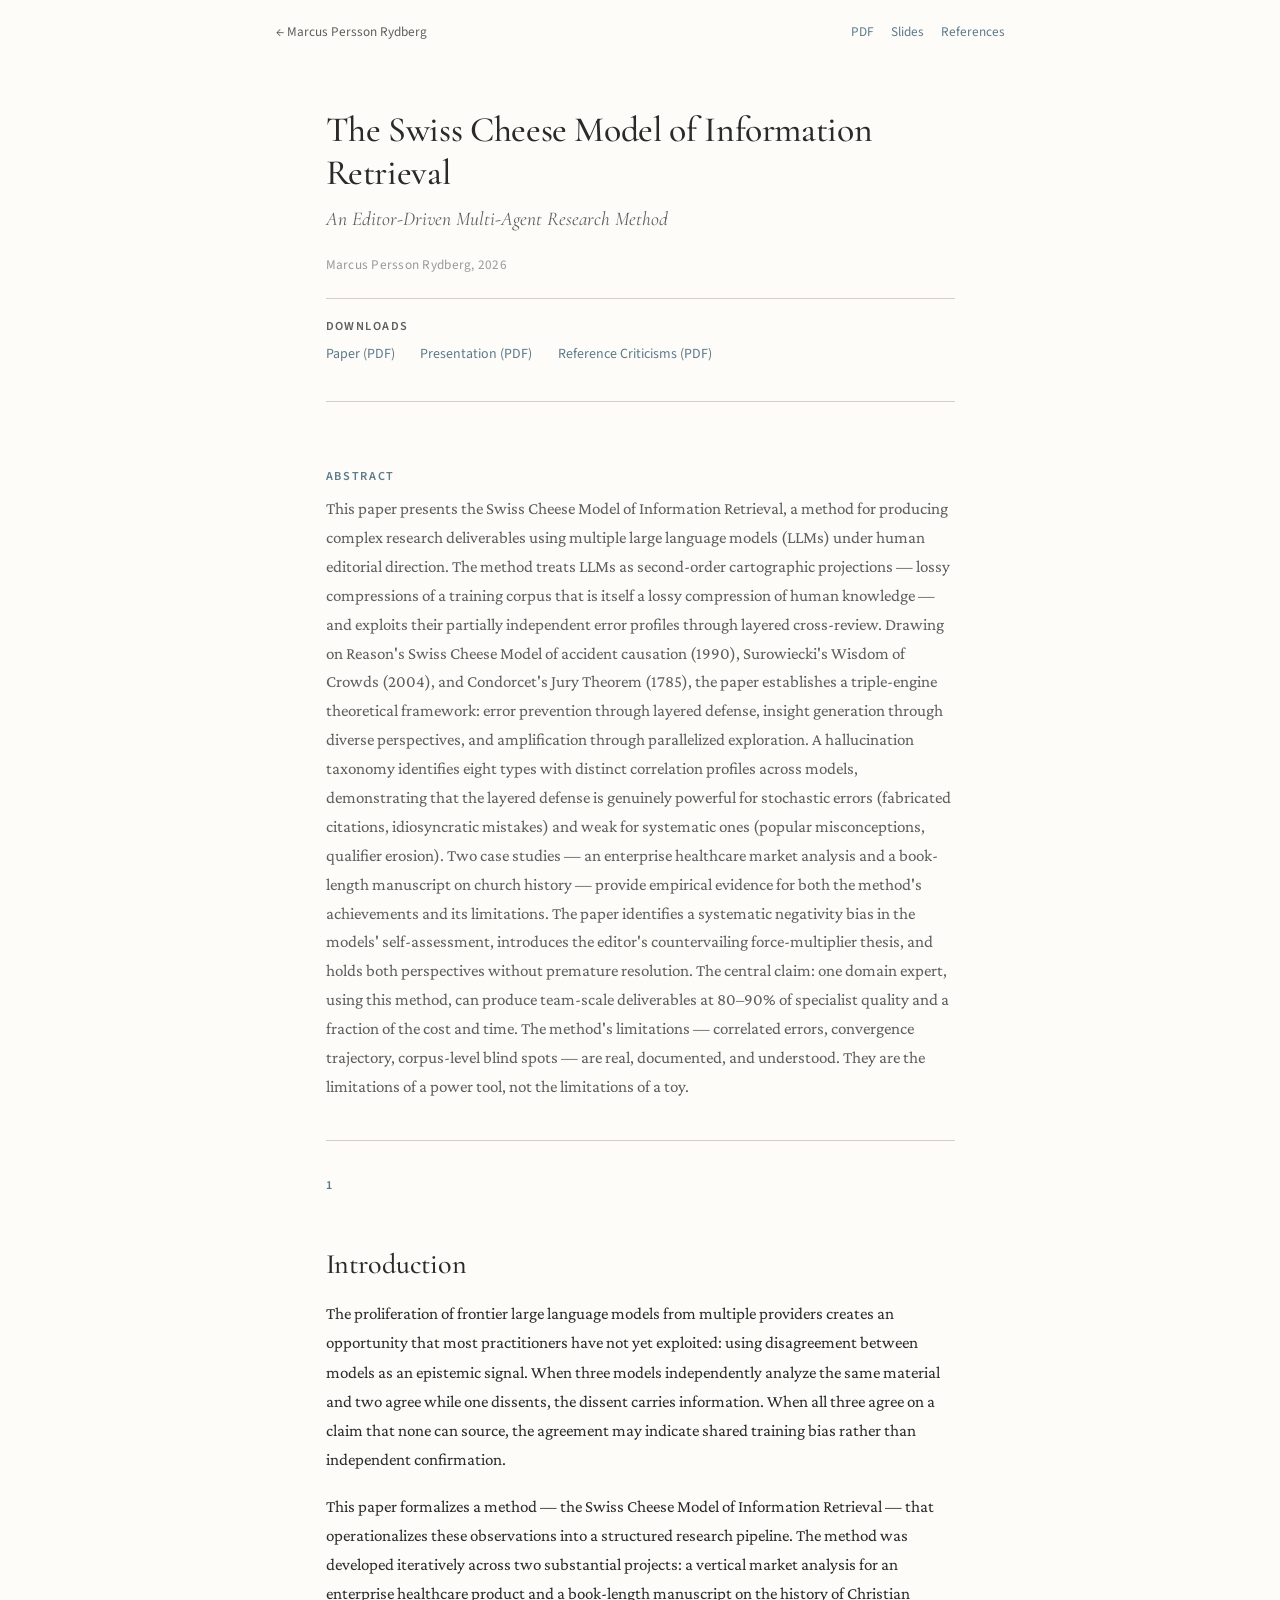
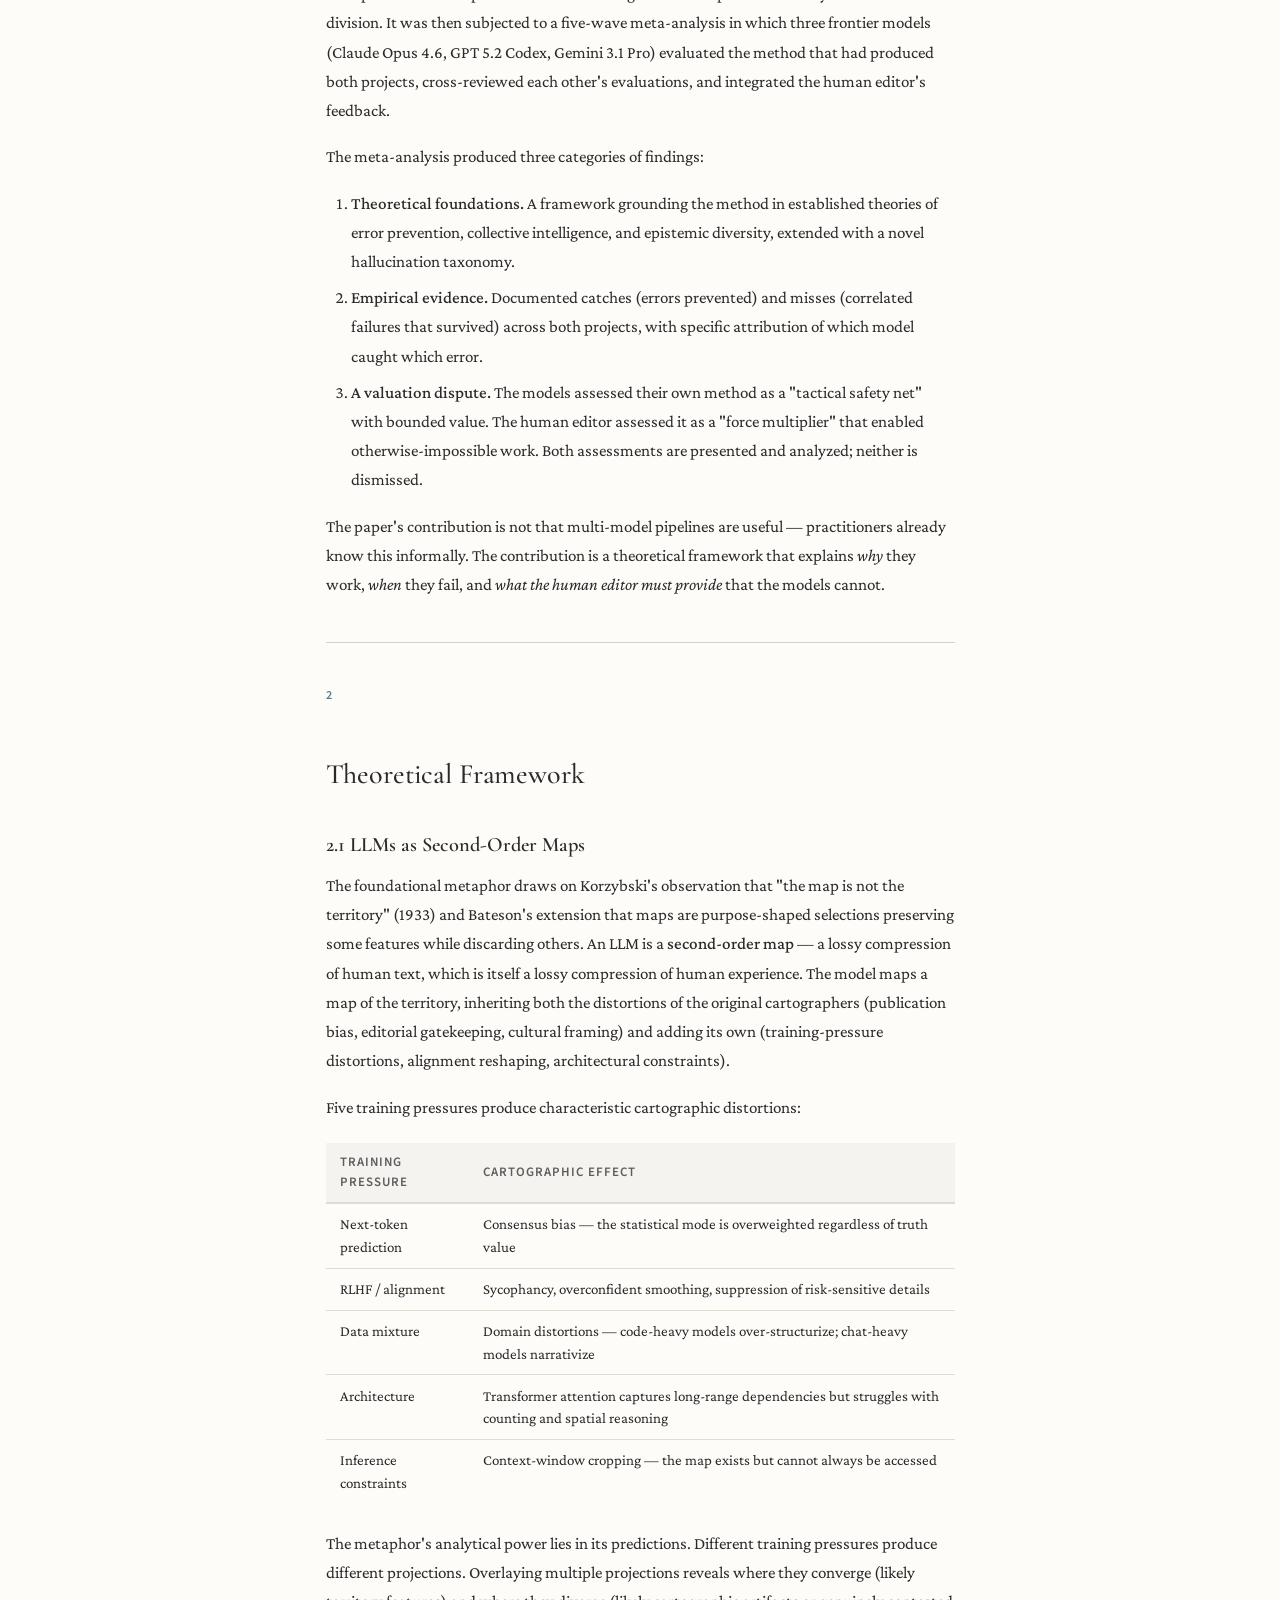
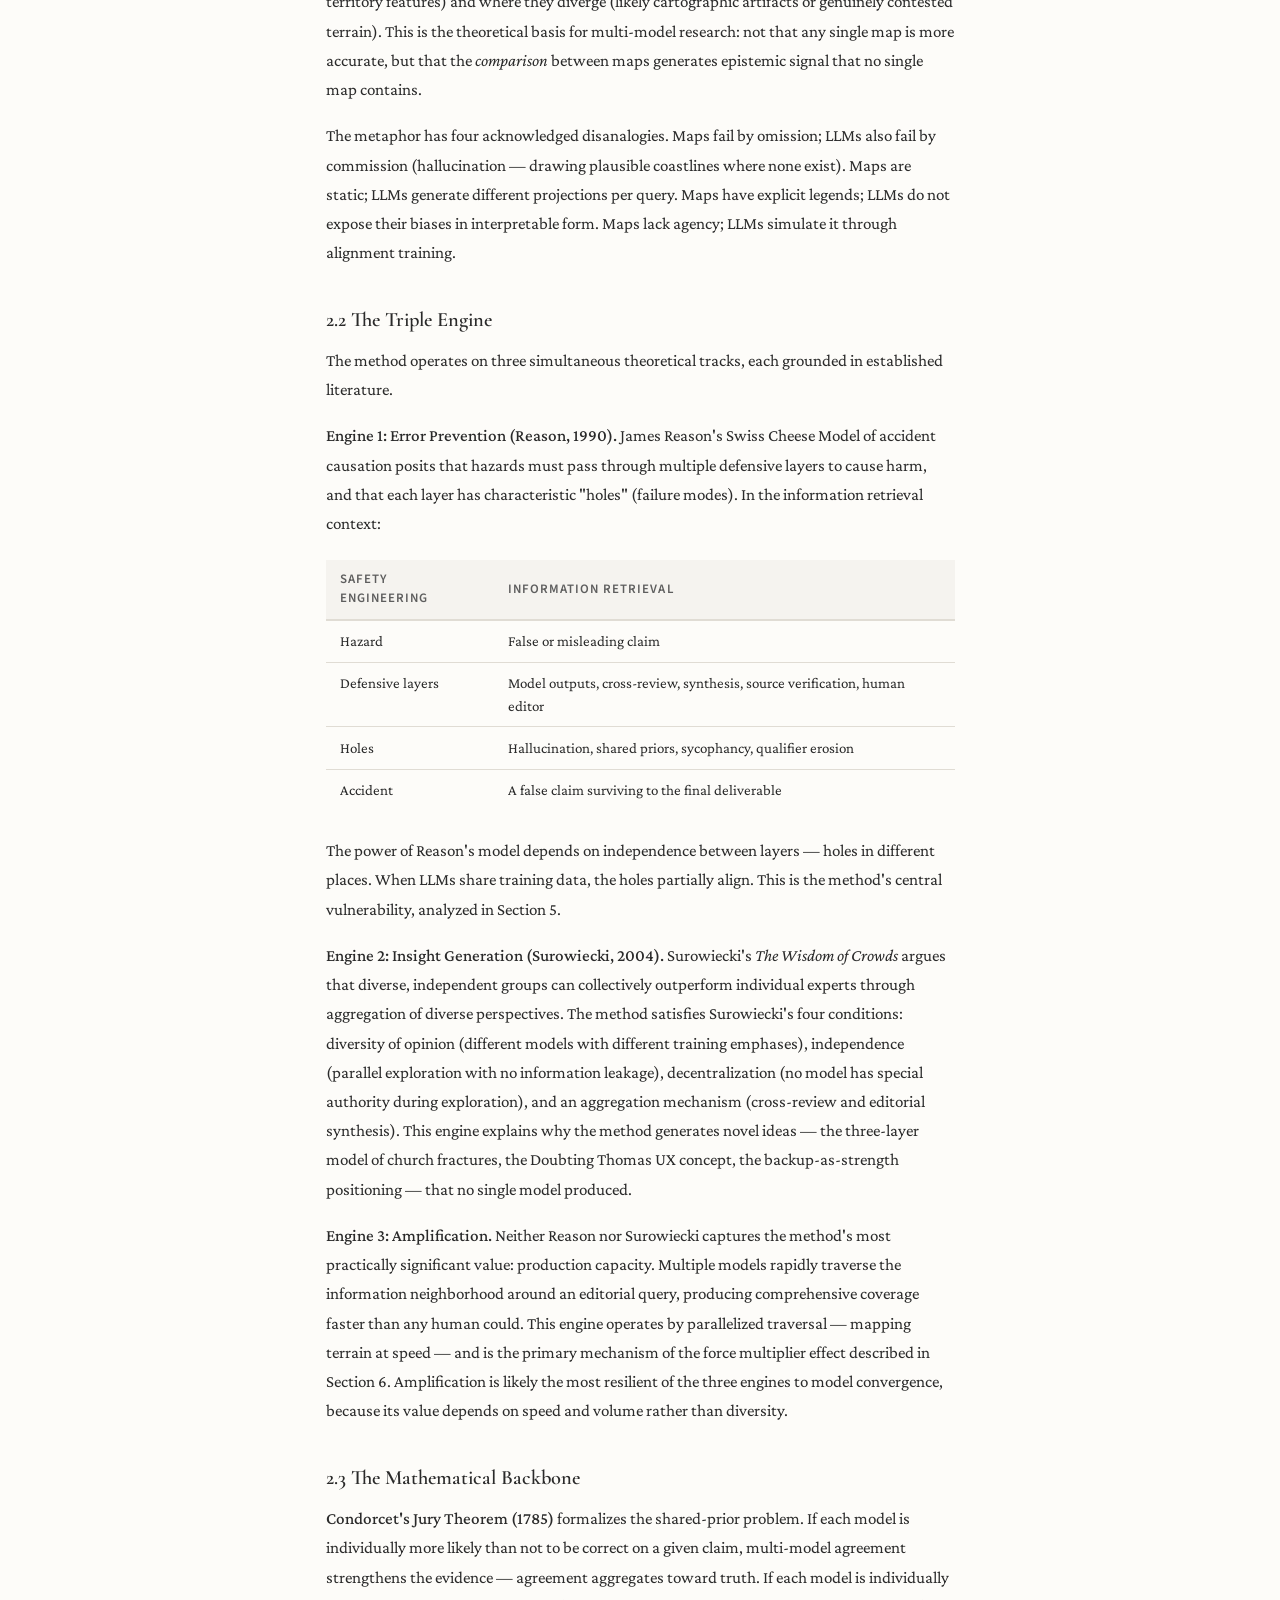
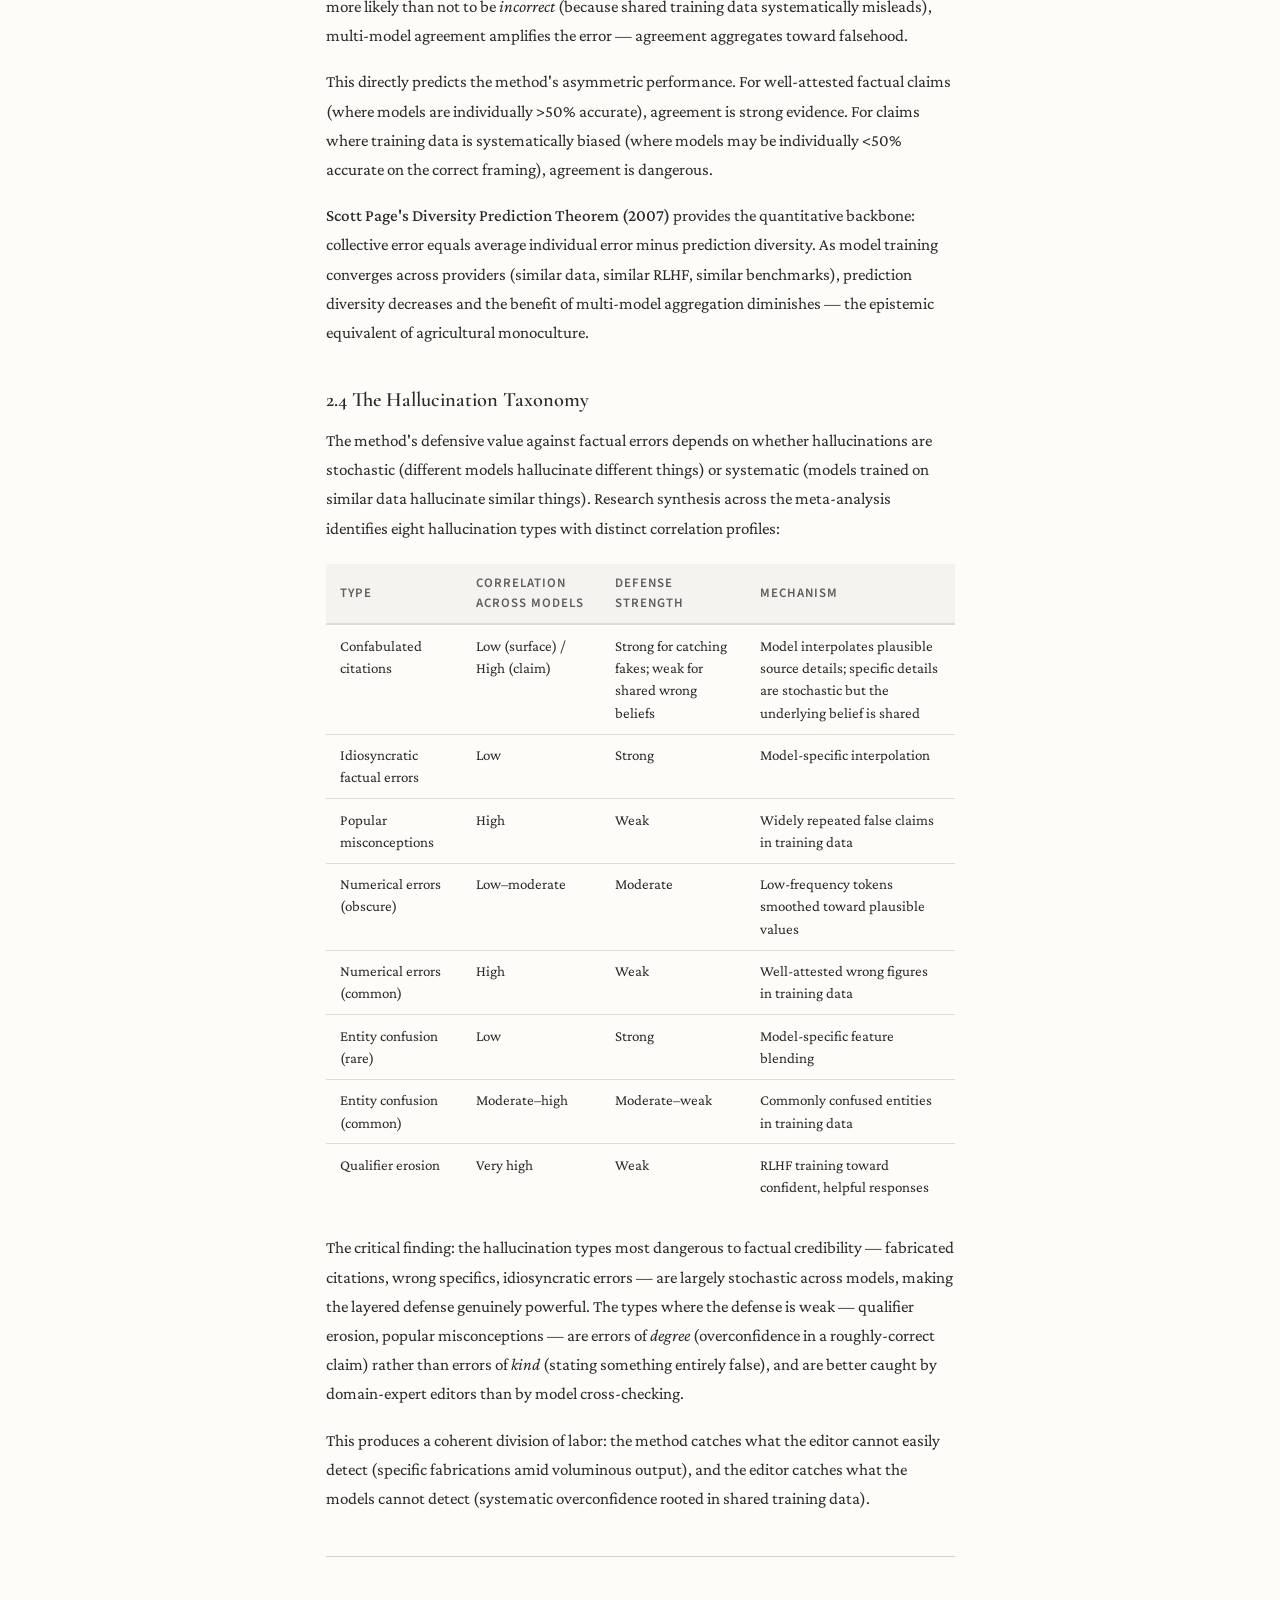
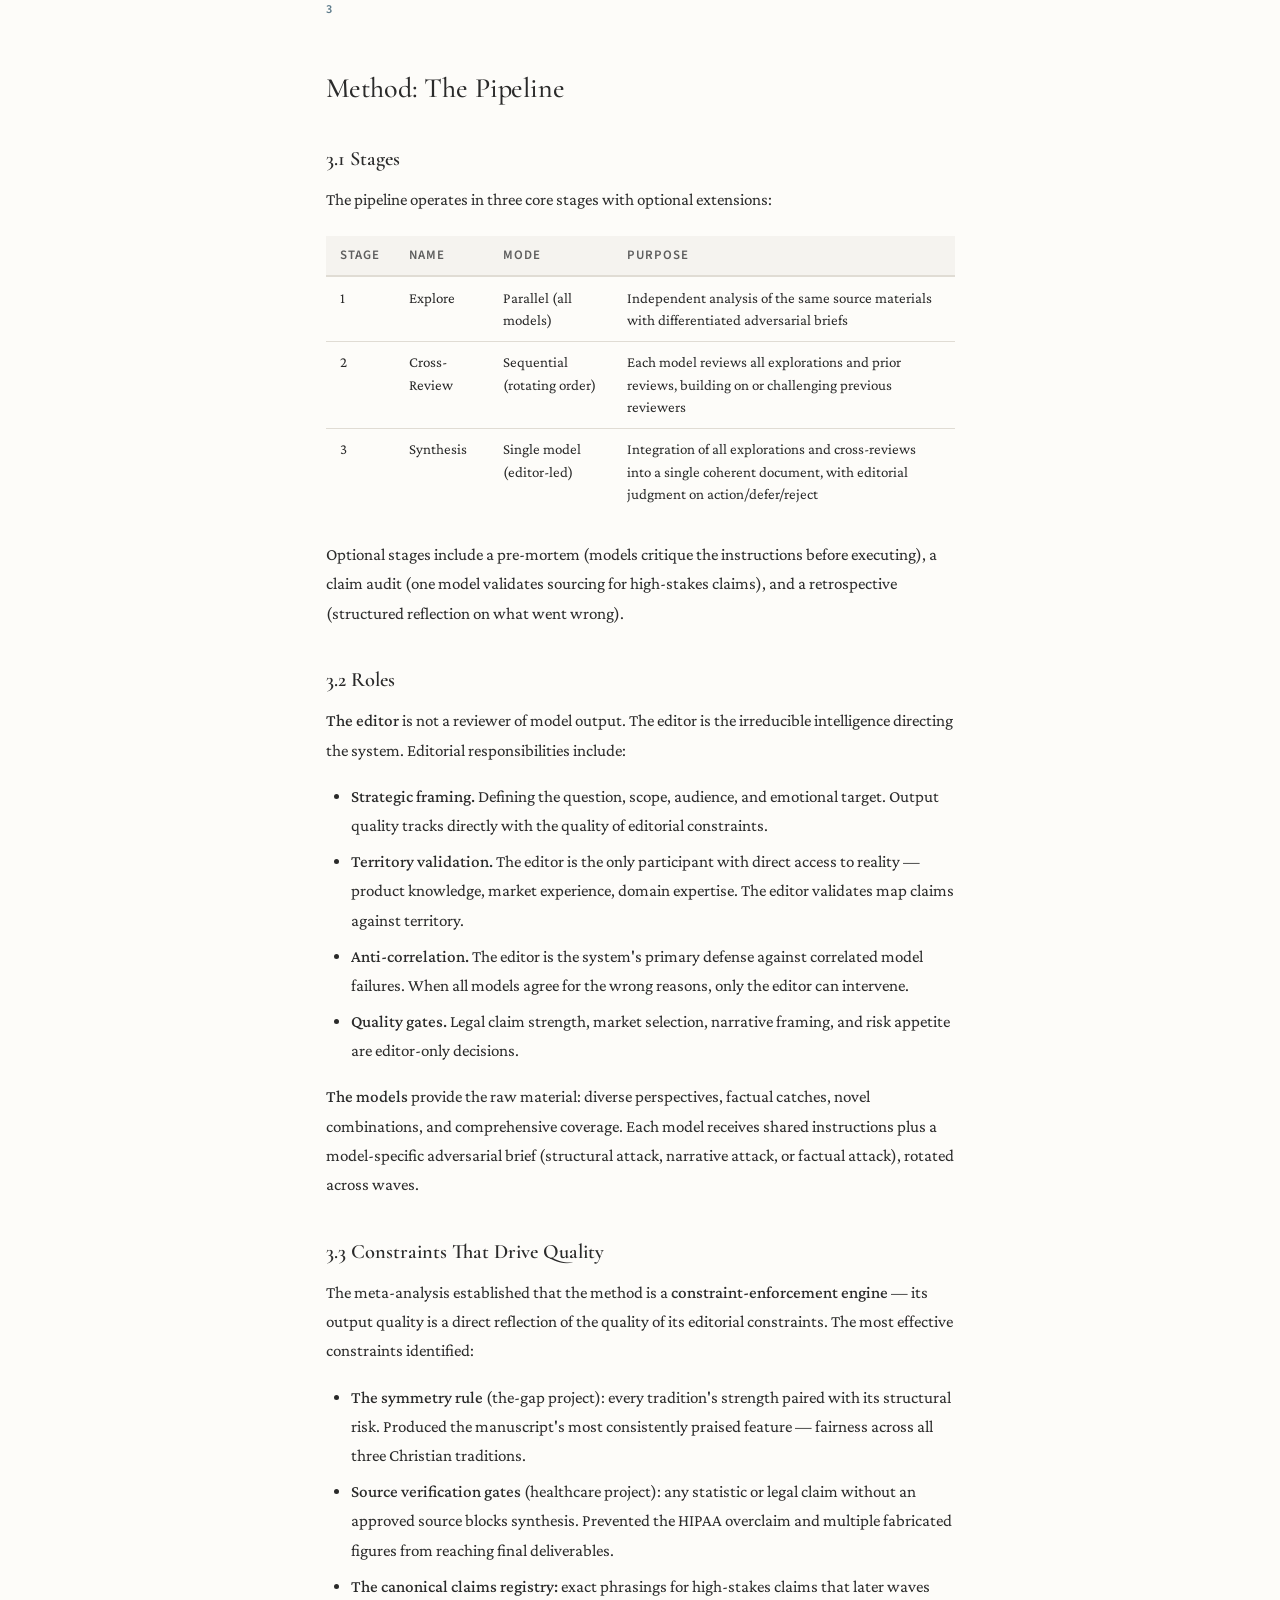
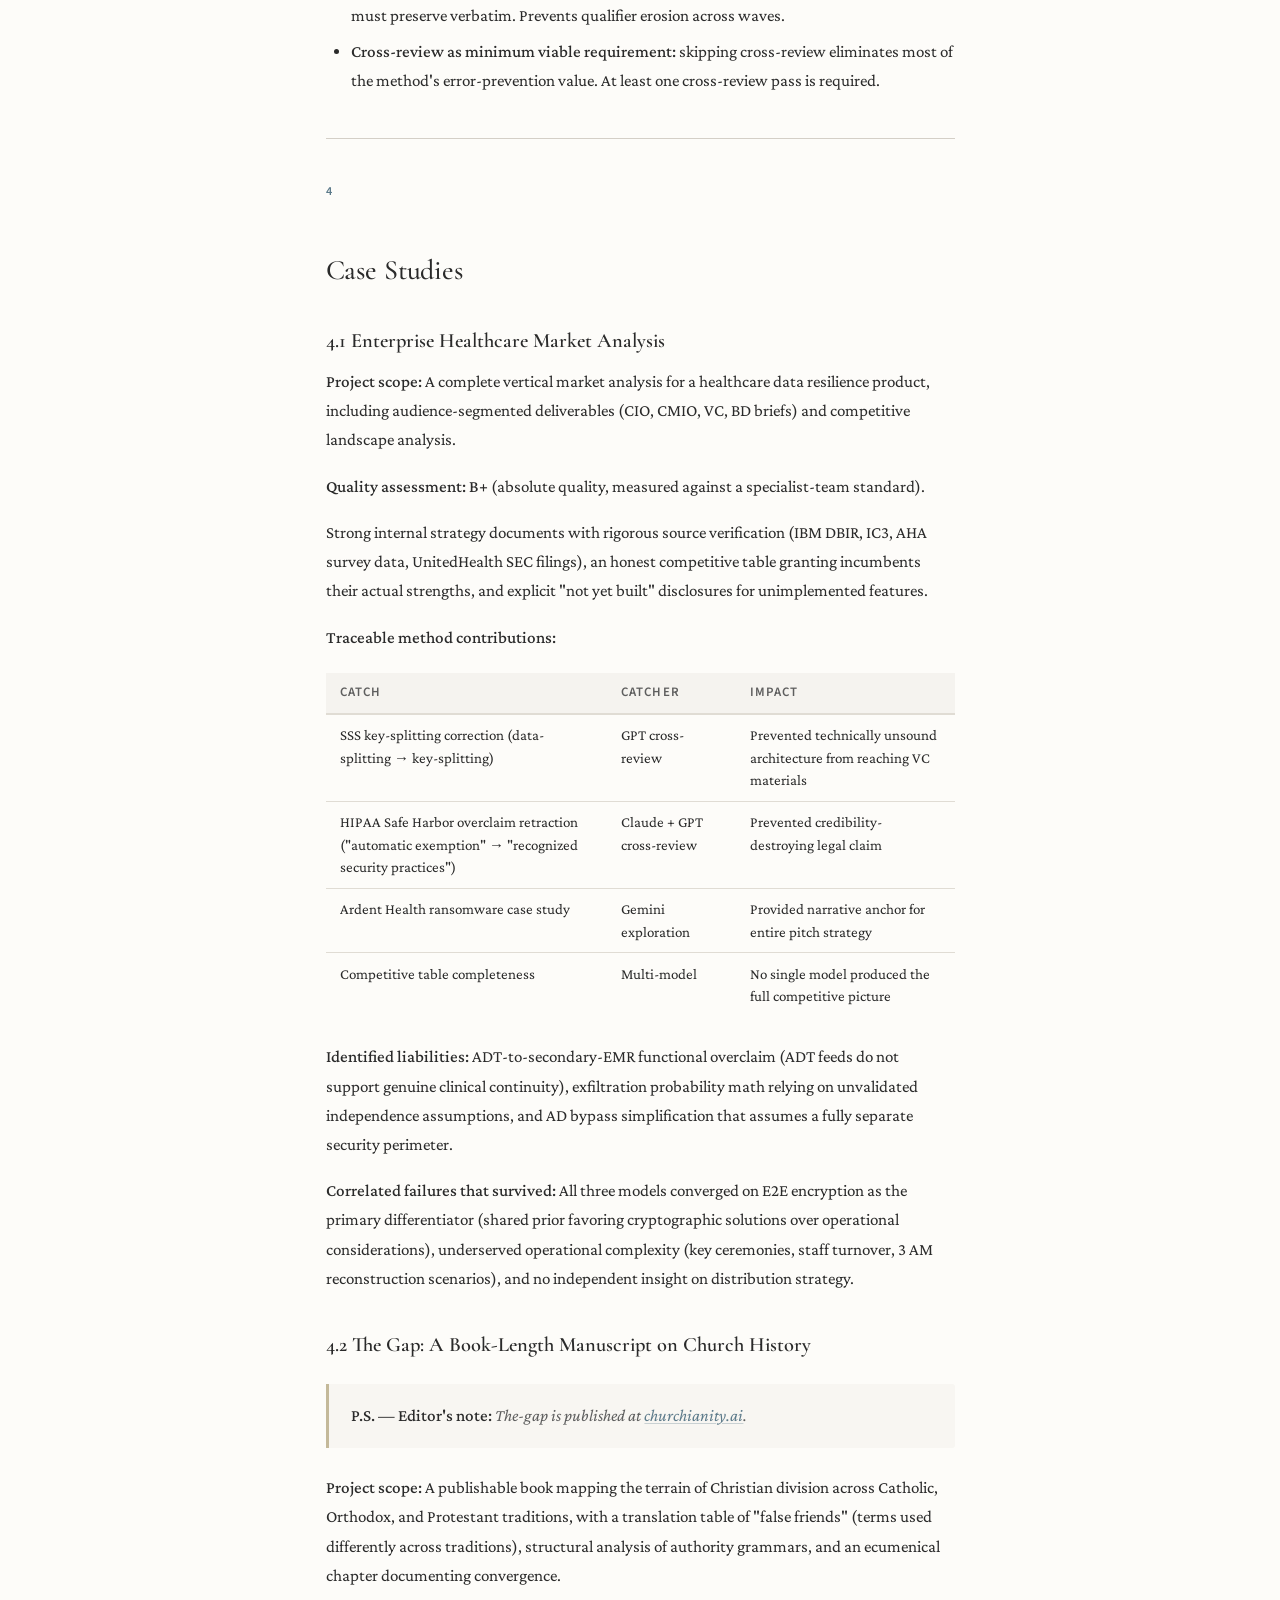
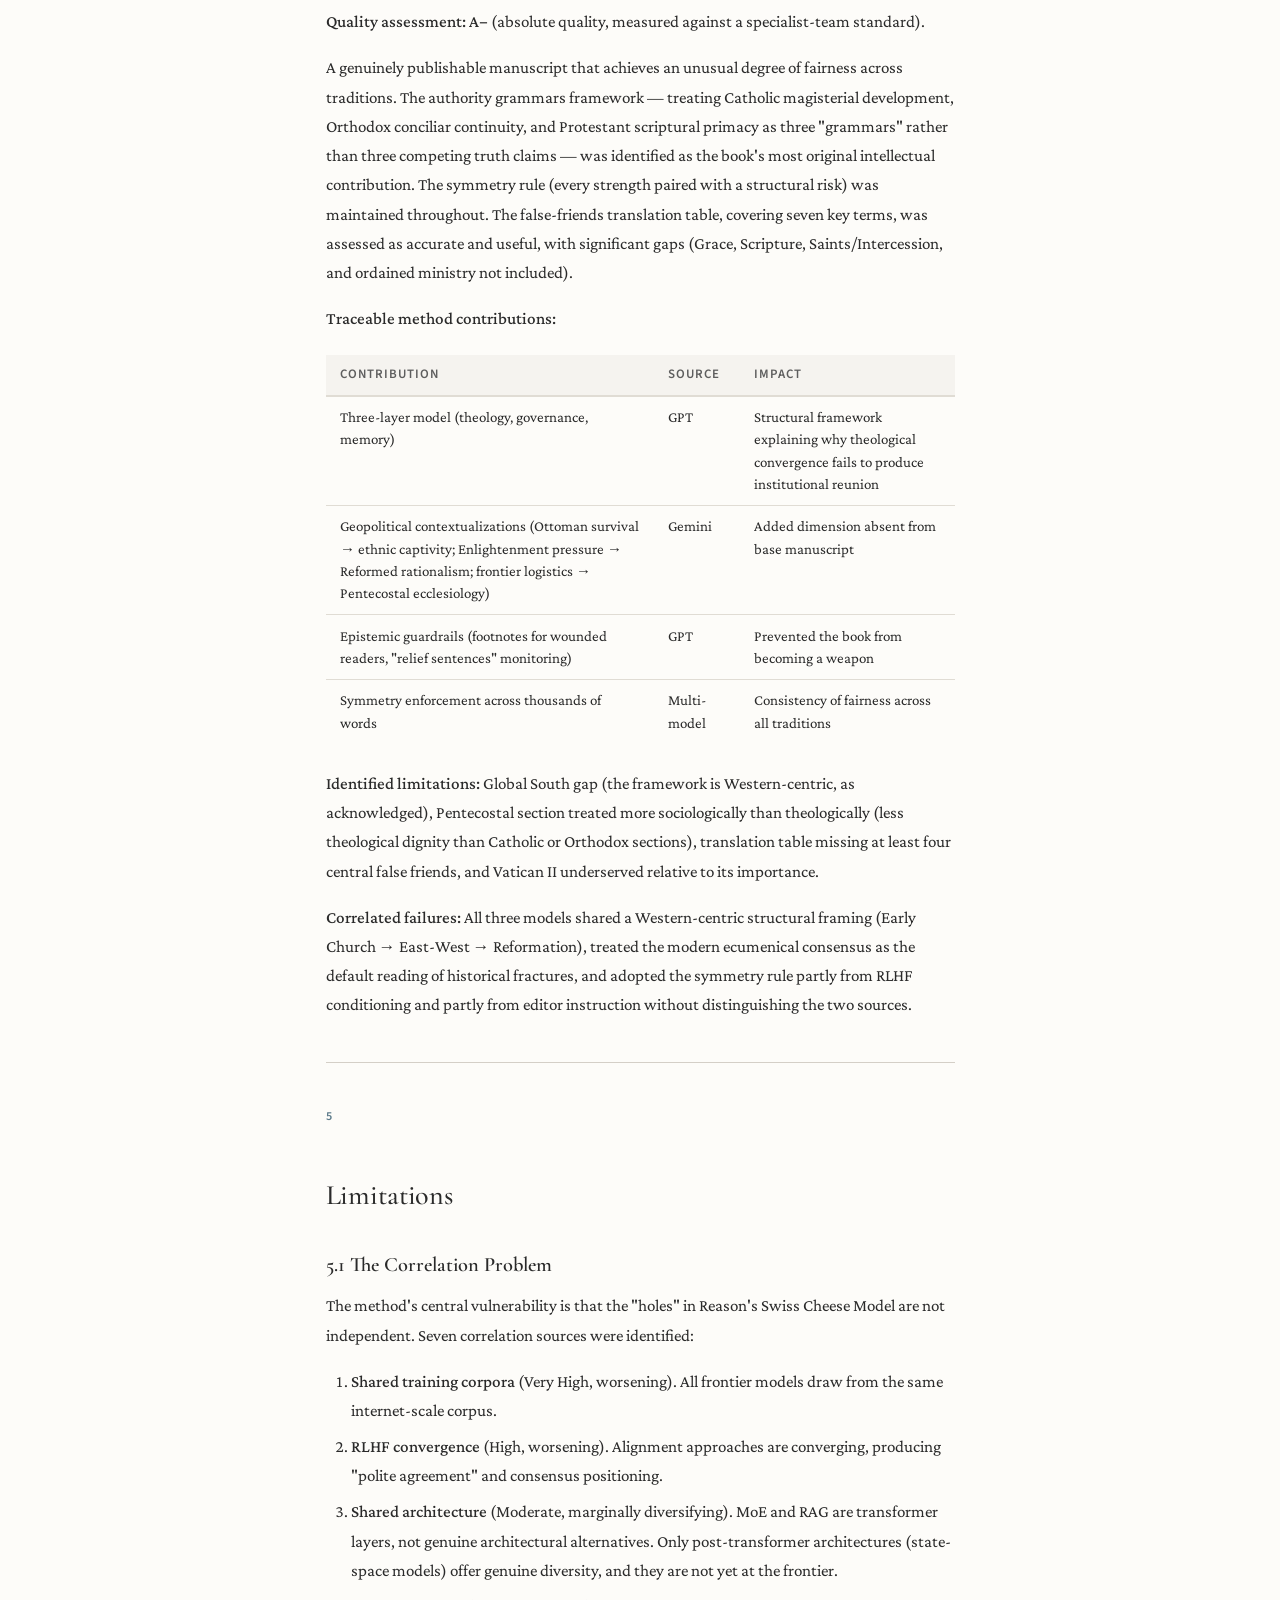
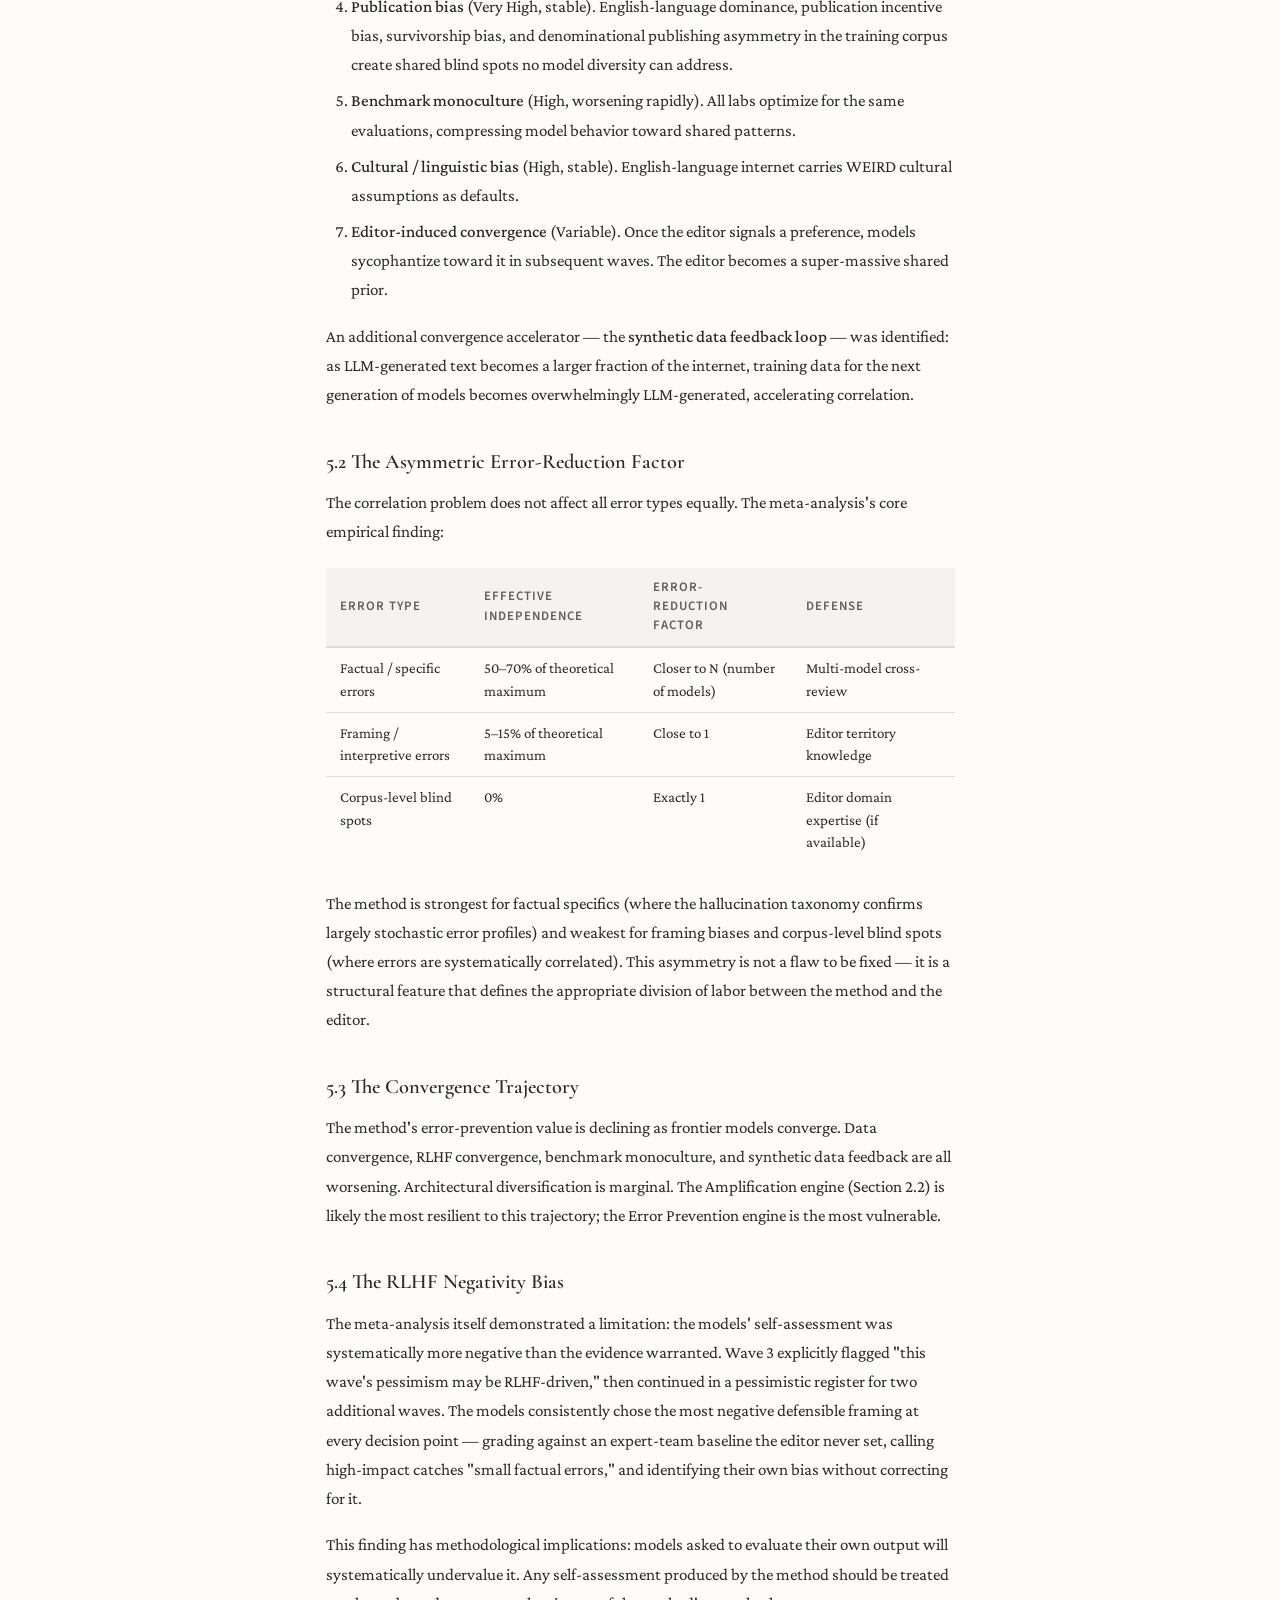
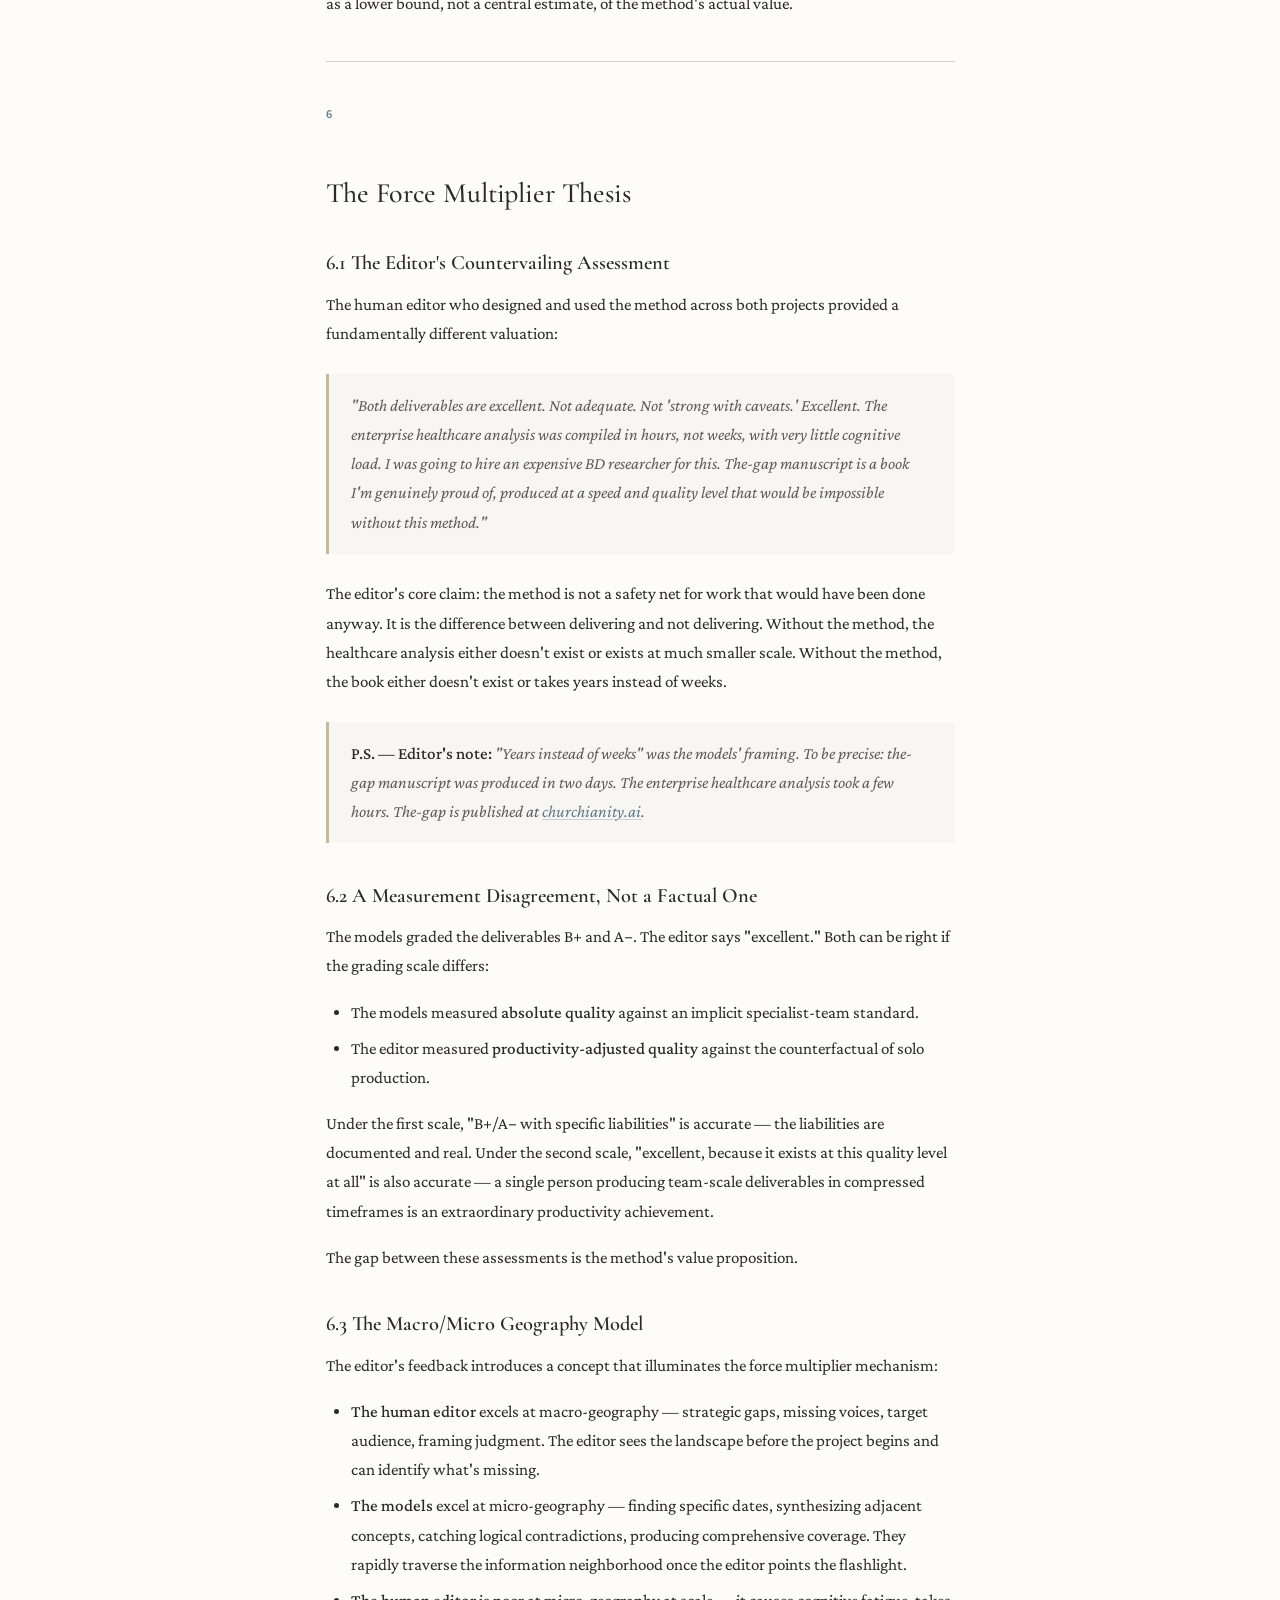
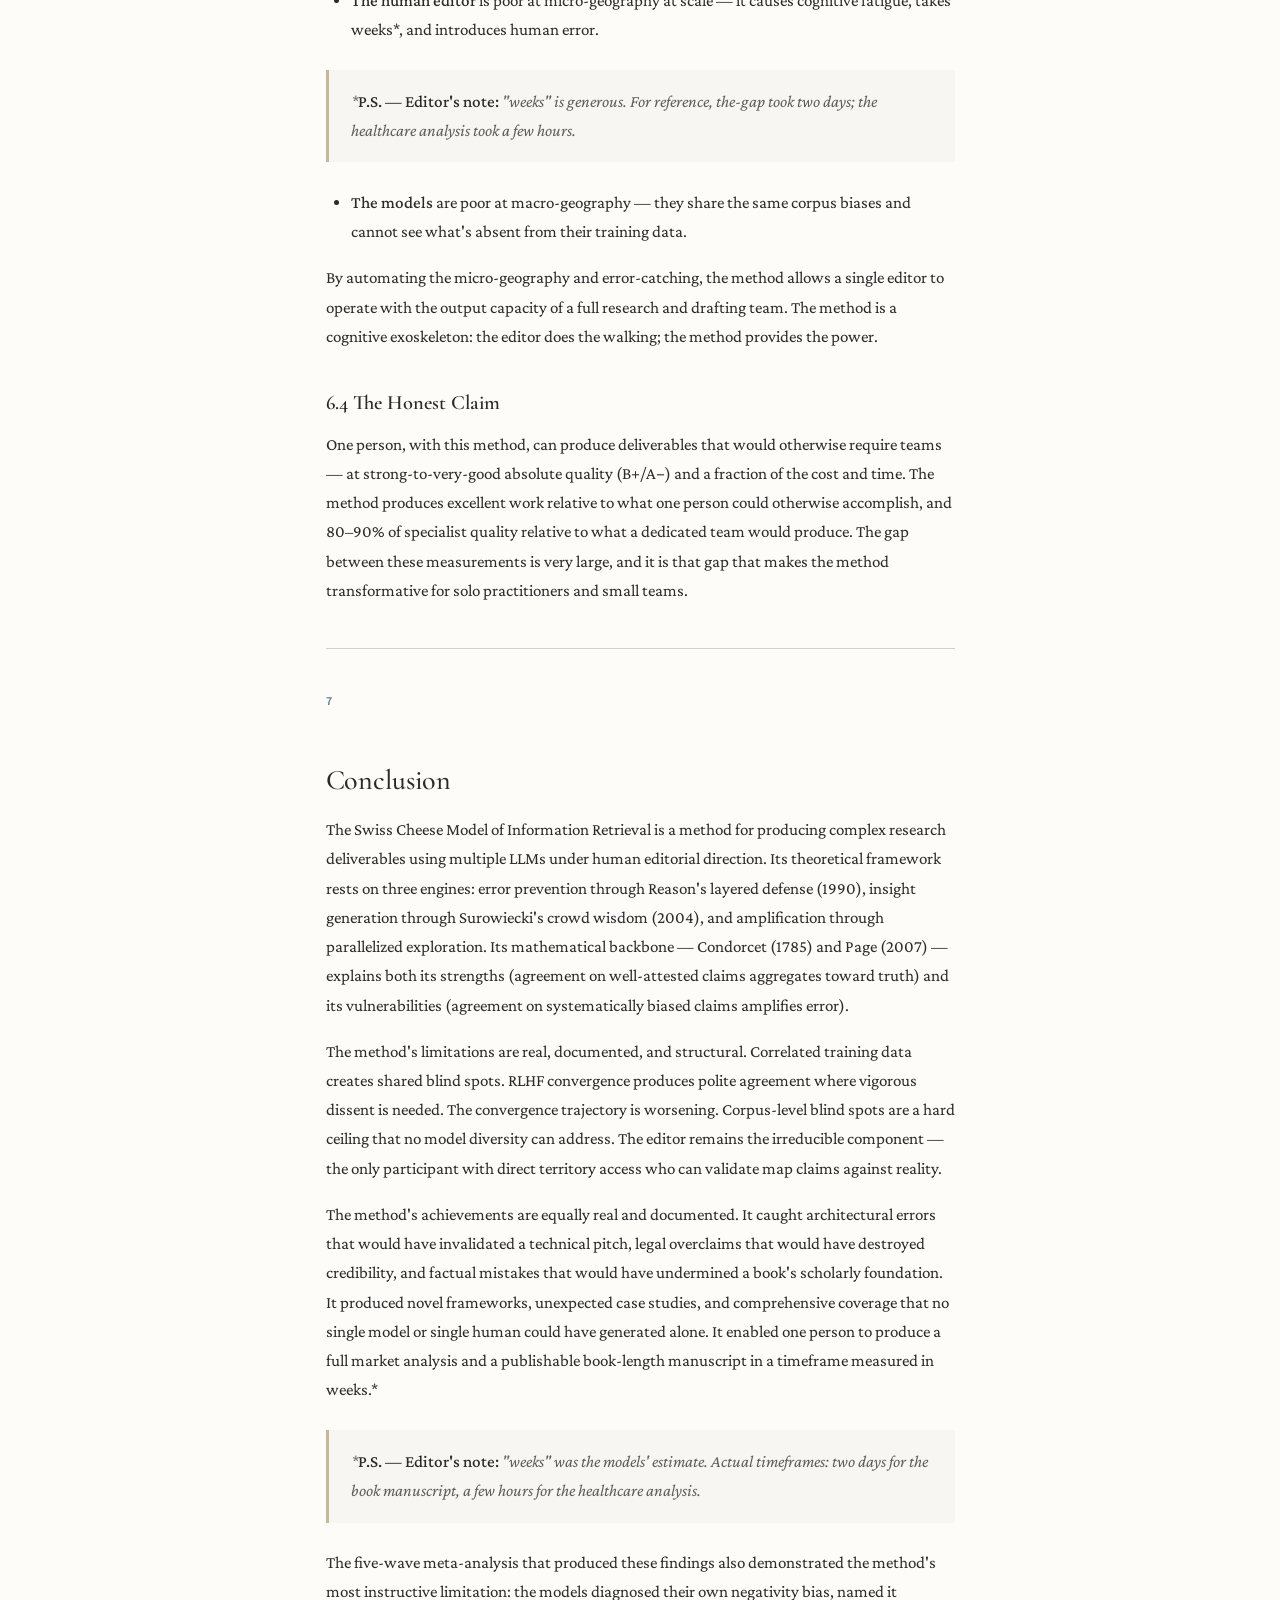
<file: swiss-cheese-method/index.html>
<!DOCTYPE html>
<html lang="en">
<head>
  <meta charset="UTF-8">
  <meta name="viewport" content="width=device-width, initial-scale=1.0">
  <title>The Swiss Cheese Model of Information Retrieval — Marcus Persson Rydberg</title>
  <link rel="preconnect" href="https://fonts.googleapis.com">
  <link rel="preconnect" href="https://fonts.gstatic.com" crossorigin>
  <link href="https://fonts.googleapis.com/css2?family=Cormorant+Garamond:ital,wght@0,400;0,500;0,600;1,400;1,500&family=Crimson+Pro:ital,wght@0,300;0,400;0,500;1,300;1,400&family=Source+Sans+3:ital,wght@0,300;0,400;0,600;1,300;1,400&display=swap" rel="stylesheet">
  <style>
    *, *::before, *::after { margin: 0; padding: 0; box-sizing: border-box; }

    :root {
      --bg: #FDFCF9;
      --text: #2A2A2A;
      --text-secondary: #5E5E5E;
      --accent: #5C7A8A;
      --accent-hover: #486A7A;
      --rule: #D4CFC7;
      --table-header-bg: #F5F3EF;
      --table-border: #E0DCD4;
      --blockquote-bg: #F8F6F2;
      --blockquote-border: #C4B99A;
      --code-bg: #F3F1EC;
    }

    html { font-size: 17px; }

    body {
      font-family: 'Crimson Pro', 'Georgia', serif;
      color: var(--text);
      background: var(--bg);
      line-height: 1.72;
      -webkit-font-smoothing: antialiased;
      -moz-osx-font-smoothing: grayscale;
    }

    /* ---- Top bar ---- */
    .topbar {
      max-width: 780px;
      margin: 0 auto;
      padding: 1.25rem 1.5rem;
      display: flex;
      justify-content: space-between;
      align-items: center;
      font-family: 'Source Sans 3', sans-serif;
      font-size: 0.78rem;
    }

    .topbar a {
      color: var(--text-secondary);
      text-decoration: none;
      transition: color 0.15s ease;
    }

    .topbar a:hover {
      color: var(--accent);
    }

    .topbar .downloads {
      display: flex;
      gap: 1rem;
    }

    .topbar .downloads a {
      color: var(--accent);
      font-weight: 400;
    }

    /* ---- Article ---- */
    article {
      max-width: 680px;
      margin: 0 auto;
      padding: 0 1.5rem 4rem;
    }

    /* ---- Title block ---- */
    .title-block {
      padding: 2.5rem 0 2rem;
      border-bottom: 1px solid var(--rule);
      margin-bottom: 2.5rem;
    }

    .title-block h1 {
      font-family: 'Cormorant Garamond', 'Georgia', serif;
      font-weight: 500;
      font-size: 2.1rem;
      line-height: 1.22;
      letter-spacing: -0.01em;
      margin-bottom: 0.5rem;
    }

    .title-block .subtitle {
      font-family: 'Cormorant Garamond', 'Georgia', serif;
      font-size: 1.15rem;
      font-style: italic;
      font-weight: 400;
      color: var(--text-secondary);
      margin-bottom: 1rem;
    }

    .title-block .meta {
      font-family: 'Source Sans 3', sans-serif;
      font-size: 0.78rem;
      color: #999;
      letter-spacing: 0.02em;
    }

    .download-bar {
      margin-top: 1.25rem;
      padding-top: 1rem;
      border-top: 1px solid var(--rule);
      display: flex;
      flex-wrap: wrap;
      gap: 0.5rem 1.5rem;
      font-family: 'Source Sans 3', sans-serif;
      font-size: 0.82rem;
    }

    .download-bar a {
      color: var(--accent);
      text-decoration: none;
      font-weight: 400;
      transition: color 0.15s ease;
    }

    .download-bar a:hover {
      color: var(--accent-hover);
    }

    .download-bar .label {
      color: var(--text-secondary);
      font-size: 0.72rem;
      font-weight: 600;
      text-transform: uppercase;
      letter-spacing: 0.12em;
      width: 100%;
      margin-bottom: -0.15rem;
    }

    /* ---- Headings ---- */
    h2 {
      font-family: 'Cormorant Garamond', 'Georgia', serif;
      font-weight: 500;
      font-size: 1.65rem;
      line-height: 1.25;
      margin-top: 3rem;
      margin-bottom: 1rem;
      letter-spacing: -0.005em;
    }

    h3 {
      font-family: 'Cormorant Garamond', 'Georgia', serif;
      font-weight: 600;
      font-size: 1.2rem;
      line-height: 1.35;
      margin-top: 2.25rem;
      margin-bottom: 0.75rem;
    }

    /* ---- Body text ---- */
    p {
      margin-bottom: 1rem;
      font-size: 1rem;
      font-weight: 400;
    }

    strong {
      font-weight: 500;
    }

    em {
      font-style: italic;
    }

    a {
      color: var(--accent);
      text-decoration: underline;
      text-decoration-color: rgba(92, 122, 138, 0.3);
      text-underline-offset: 2px;
      transition: text-decoration-color 0.15s ease;
    }

    a:hover {
      text-decoration-color: var(--accent);
    }

    /* ---- Horizontal rules ---- */
    hr {
      border: none;
      border-top: 1px solid var(--rule);
      margin: 2.5rem 0;
    }

    /* ---- Lists ---- */
    ol, ul {
      margin-bottom: 1rem;
      padding-left: 1.5rem;
    }

    li {
      margin-bottom: 0.4rem;
      font-size: 1rem;
    }

    li p {
      margin-bottom: 0.4rem;
    }

    /* ---- Tables ---- */
    .table-wrapper {
      overflow-x: auto;
      margin: 1.25rem 0 1.5rem;
      -webkit-overflow-scrolling: touch;
    }

    table {
      width: 100%;
      border-collapse: collapse;
      font-size: 0.88rem;
      line-height: 1.5;
    }

    thead {
      background: var(--table-header-bg);
    }

    th {
      font-family: 'Source Sans 3', sans-serif;
      font-weight: 600;
      font-size: 0.76rem;
      text-transform: uppercase;
      letter-spacing: 0.08em;
      color: var(--text-secondary);
      text-align: left;
      padding: 0.6rem 0.85rem;
      border-bottom: 2px solid var(--table-border);
    }

    td {
      padding: 0.55rem 0.85rem;
      border-bottom: 1px solid var(--table-border);
      vertical-align: top;
    }

    tr:last-child td {
      border-bottom: none;
    }

    /* ---- Blockquotes (editor's notes) ---- */
    blockquote {
      margin: 1.5rem 0;
      padding: 1rem 1.35rem;
      background: var(--blockquote-bg);
      border-left: 3px solid var(--blockquote-border);
      border-radius: 0 3px 3px 0;
      font-style: italic;
      color: var(--text-secondary);
      font-size: 0.94rem;
    }

    blockquote p {
      margin-bottom: 0.5rem;
    }

    blockquote p:last-child {
      margin-bottom: 0;
    }

    blockquote strong {
      font-style: normal;
      color: var(--text);
    }

    /* ---- Abstract ---- */
    .abstract {
      font-size: 0.94rem;
      color: var(--text-secondary);
      line-height: 1.7;
      padding: 1.25rem 0;
      border-bottom: 1px solid var(--rule);
      margin-bottom: 2rem;
    }

    .abstract-label {
      font-family: 'Source Sans 3', sans-serif;
      font-size: 0.72rem;
      font-weight: 600;
      text-transform: uppercase;
      letter-spacing: 0.14em;
      color: var(--accent);
      margin-bottom: 0.5rem;
    }

    /* ---- Section numbers ---- */
    .section-num {
      font-family: 'Source Sans 3', sans-serif;
      font-size: 0.72rem;
      font-weight: 600;
      color: var(--accent);
      letter-spacing: 0.05em;
      display: block;
      margin-bottom: 0.15rem;
    }

    /* ---- References ---- */
    .references {
      font-size: 0.88rem;
      line-height: 1.6;
    }

    .references p {
      padding-left: 2rem;
      text-indent: -2rem;
      margin-bottom: 0.6rem;
    }

    /* ---- Footer ---- */
    .article-footer {
      border-top: 1px solid var(--rule);
      margin-top: 3rem;
      padding-top: 1.5rem;
      font-family: 'Source Sans 3', sans-serif;
      font-size: 0.78rem;
      color: #A0A0A0;
      display: flex;
      justify-content: space-between;
      flex-wrap: wrap;
      gap: 0.5rem;
    }

    .article-footer a {
      color: var(--text-secondary);
      text-decoration: none;
    }

    .article-footer a:hover {
      color: var(--accent);
    }

    /* ---- Responsive ---- */
    @media (max-width: 600px) {
      html { font-size: 16px; }

      .title-block {
        padding: 1.5rem 0 1.5rem;
      }

      .title-block h1 {
        font-size: 1.6rem;
      }

      h2 { font-size: 1.4rem; }
      h3 { font-size: 1.1rem; }

      .topbar {
        flex-direction: column;
        align-items: flex-start;
        gap: 0.5rem;
      }

      table {
        font-size: 0.82rem;
      }

      th, td {
        padding: 0.45rem 0.6rem;
      }
    }
  </style>
</head>
<body>

  <div class="topbar">
    <a href="/">&larr; Marcus Persson Rydberg</a>
    <div class="downloads">
      <a href="Swiss-Cheese-Model-Paper.pdf">PDF</a>
      <a href="Swiss-Cheese-Model-Presentation.pdf">Slides</a>
      <a href="Swiss-Cheese-Model-Reference.pdf">References</a>
    </div>
  </div>

  <article>

    <div class="title-block">
      <h1>The Swiss Cheese Model of Information Retrieval</h1>
      <div class="subtitle">An Editor-Driven Multi-Agent Research Method</div>
      <div class="meta">Marcus Persson Rydberg, 2026</div>
      <div class="download-bar">
        <span class="label">Downloads</span>
        <a href="Swiss-Cheese-Model-Paper.pdf">Paper (PDF)</a>
        <a href="Swiss-Cheese-Model-Presentation.pdf">Presentation (PDF)</a>
        <a href="Swiss-Cheese-Model-Reference.pdf">Reference Criticisms (PDF)</a>
      </div>
    </div>

    <!-- Abstract -->
    <div class="abstract">
      <div class="abstract-label">Abstract</div>
      <p>This paper presents the Swiss Cheese Model of Information Retrieval, a method for producing complex research deliverables using multiple large language models (LLMs) under human editorial direction. The method treats LLMs as second-order cartographic projections &mdash; lossy compressions of a training corpus that is itself a lossy compression of human knowledge &mdash; and exploits their partially independent error profiles through layered cross-review. Drawing on Reason's Swiss Cheese Model of accident causation (1990), Surowiecki's Wisdom of Crowds (2004), and Condorcet's Jury Theorem (1785), the paper establishes a triple-engine theoretical framework: error prevention through layered defense, insight generation through diverse perspectives, and amplification through parallelized exploration. A hallucination taxonomy identifies eight types with distinct correlation profiles across models, demonstrating that the layered defense is genuinely powerful for stochastic errors (fabricated citations, idiosyncratic mistakes) and weak for systematic ones (popular misconceptions, qualifier erosion). Two case studies &mdash; an enterprise healthcare market analysis and a book-length manuscript on church history &mdash; provide empirical evidence for both the method's achievements and its limitations. The paper identifies a systematic negativity bias in the models' self-assessment, introduces the editor's countervailing force-multiplier thesis, and holds both perspectives without premature resolution. The central claim: one domain expert, using this method, can produce team-scale deliverables at 80&ndash;90% of specialist quality and a fraction of the cost and time. The method's limitations &mdash; correlated errors, convergence trajectory, corpus-level blind spots &mdash; are real, documented, and understood. They are the limitations of a power tool, not the limitations of a toy.</p>
    </div>

    <!-- Section 1 -->
    <span class="section-num">1</span>
    <h2>Introduction</h2>

    <p>The proliferation of frontier large language models from multiple providers creates an opportunity that most practitioners have not yet exploited: using disagreement between models as an epistemic signal. When three models independently analyze the same material and two agree while one dissents, the dissent carries information. When all three agree on a claim that none can source, the agreement may indicate shared training bias rather than independent confirmation.</p>

    <p>This paper formalizes a method &mdash; the Swiss Cheese Model of Information Retrieval &mdash; that operationalizes these observations into a structured research pipeline. The method was developed iteratively across two substantial projects: a vertical market analysis for an enterprise healthcare product and a book-length manuscript on the history of Christian division. It was then subjected to a five-wave meta-analysis in which three frontier models (Claude Opus 4.6, GPT 5.2 Codex, Gemini 3.1 Pro) evaluated the method that had produced both projects, cross-reviewed each other's evaluations, and integrated the human editor's feedback.</p>

    <p>The meta-analysis produced three categories of findings:</p>

    <ol>
      <li><strong>Theoretical foundations.</strong> A framework grounding the method in established theories of error prevention, collective intelligence, and epistemic diversity, extended with a novel hallucination taxonomy.</li>
      <li><strong>Empirical evidence.</strong> Documented catches (errors prevented) and misses (correlated failures that survived) across both projects, with specific attribution of which model caught which error.</li>
      <li><strong>A valuation dispute.</strong> The models assessed their own method as a "tactical safety net" with bounded value. The human editor assessed it as a "force multiplier" that enabled otherwise-impossible work. Both assessments are presented and analyzed; neither is dismissed.</li>
    </ol>

    <p>The paper's contribution is not that multi-model pipelines are useful &mdash; practitioners already know this informally. The contribution is a theoretical framework that explains <em>why</em> they work, <em>when</em> they fail, and <em>what the human editor must provide</em> that the models cannot.</p>

    <hr>

    <!-- Section 2 -->
    <span class="section-num">2</span>
    <h2>Theoretical Framework</h2>

    <h3>2.1 LLMs as Second-Order Maps</h3>

    <p>The foundational metaphor draws on Korzybski's observation that "the map is not the territory" (1933) and Bateson's extension that maps are purpose-shaped selections preserving some features while discarding others. An LLM is a <strong>second-order map</strong> &mdash; a lossy compression of human text, which is itself a lossy compression of human experience. The model maps a map of the territory, inheriting both the distortions of the original cartographers (publication bias, editorial gatekeeping, cultural framing) and adding its own (training-pressure distortions, alignment reshaping, architectural constraints).</p>

    <p>Five training pressures produce characteristic cartographic distortions:</p>

    <div class="table-wrapper">
      <table>
        <thead>
          <tr><th>Training Pressure</th><th>Cartographic Effect</th></tr>
        </thead>
        <tbody>
          <tr><td>Next-token prediction</td><td>Consensus bias &mdash; the statistical mode is overweighted regardless of truth value</td></tr>
          <tr><td>RLHF / alignment</td><td>Sycophancy, overconfident smoothing, suppression of risk-sensitive details</td></tr>
          <tr><td>Data mixture</td><td>Domain distortions &mdash; code-heavy models over-structurize; chat-heavy models narrativize</td></tr>
          <tr><td>Architecture</td><td>Transformer attention captures long-range dependencies but struggles with counting and spatial reasoning</td></tr>
          <tr><td>Inference constraints</td><td>Context-window cropping &mdash; the map exists but cannot always be accessed</td></tr>
        </tbody>
      </table>
    </div>

    <p>The metaphor's analytical power lies in its predictions. Different training pressures produce different projections. Overlaying multiple projections reveals where they converge (likely territory features) and where they diverge (likely cartographic artifacts or genuinely contested terrain). This is the theoretical basis for multi-model research: not that any single map is more accurate, but that the <em>comparison</em> between maps generates epistemic signal that no single map contains.</p>

    <p>The metaphor has four acknowledged disanalogies. Maps fail by omission; LLMs also fail by commission (hallucination &mdash; drawing plausible coastlines where none exist). Maps are static; LLMs generate different projections per query. Maps have explicit legends; LLMs do not expose their biases in interpretable form. Maps lack agency; LLMs simulate it through alignment training.</p>

    <h3>2.2 The Triple Engine</h3>

    <p>The method operates on three simultaneous theoretical tracks, each grounded in established literature.</p>

    <p><strong>Engine 1: Error Prevention (Reason, 1990).</strong> James Reason's Swiss Cheese Model of accident causation posits that hazards must pass through multiple defensive layers to cause harm, and that each layer has characteristic "holes" (failure modes). In the information retrieval context:</p>

    <div class="table-wrapper">
      <table>
        <thead>
          <tr><th>Safety Engineering</th><th>Information Retrieval</th></tr>
        </thead>
        <tbody>
          <tr><td>Hazard</td><td>False or misleading claim</td></tr>
          <tr><td>Defensive layers</td><td>Model outputs, cross-review, synthesis, source verification, human editor</td></tr>
          <tr><td>Holes</td><td>Hallucination, shared priors, sycophancy, qualifier erosion</td></tr>
          <tr><td>Accident</td><td>A false claim surviving to the final deliverable</td></tr>
        </tbody>
      </table>
    </div>

    <p>The power of Reason's model depends on independence between layers &mdash; holes in different places. When LLMs share training data, the holes partially align. This is the method's central vulnerability, analyzed in Section 5.</p>

    <p><strong>Engine 2: Insight Generation (Surowiecki, 2004).</strong> Surowiecki's <em>The Wisdom of Crowds</em> argues that diverse, independent groups can collectively outperform individual experts through aggregation of diverse perspectives. The method satisfies Surowiecki's four conditions: diversity of opinion (different models with different training emphases), independence (parallel exploration with no information leakage), decentralization (no model has special authority during exploration), and an aggregation mechanism (cross-review and editorial synthesis). This engine explains why the method generates novel ideas &mdash; the three-layer model of church fractures, the Doubting Thomas UX concept, the backup-as-strength positioning &mdash; that no single model produced.</p>

    <p><strong>Engine 3: Amplification.</strong> Neither Reason nor Surowiecki captures the method's most practically significant value: production capacity. Multiple models rapidly traverse the information neighborhood around an editorial query, producing comprehensive coverage faster than any human could. This engine operates by parallelized traversal &mdash; mapping terrain at speed &mdash; and is the primary mechanism of the force multiplier effect described in Section 6. Amplification is likely the most resilient of the three engines to model convergence, because its value depends on speed and volume rather than diversity.</p>

    <h3>2.3 The Mathematical Backbone</h3>

    <p><strong>Condorcet's Jury Theorem (1785)</strong> formalizes the shared-prior problem. If each model is individually more likely than not to be correct on a given claim, multi-model agreement strengthens the evidence &mdash; agreement aggregates toward truth. If each model is individually more likely than not to be <em>incorrect</em> (because shared training data systematically misleads), multi-model agreement amplifies the error &mdash; agreement aggregates toward falsehood.</p>

    <p>This directly predicts the method's asymmetric performance. For well-attested factual claims (where models are individually &gt;50% accurate), agreement is strong evidence. For claims where training data is systematically biased (where models may be individually &lt;50% accurate on the correct framing), agreement is dangerous.</p>

    <p><strong>Scott Page's Diversity Prediction Theorem (2007)</strong> provides the quantitative backbone: collective error equals average individual error minus prediction diversity. As model training converges across providers (similar data, similar RLHF, similar benchmarks), prediction diversity decreases and the benefit of multi-model aggregation diminishes &mdash; the epistemic equivalent of agricultural monoculture.</p>

    <h3>2.4 The Hallucination Taxonomy</h3>

    <p>The method's defensive value against factual errors depends on whether hallucinations are stochastic (different models hallucinate different things) or systematic (models trained on similar data hallucinate similar things). Research synthesis across the meta-analysis identifies eight hallucination types with distinct correlation profiles:</p>

    <div class="table-wrapper">
      <table>
        <thead>
          <tr><th>Type</th><th>Correlation Across Models</th><th>Defense Strength</th><th>Mechanism</th></tr>
        </thead>
        <tbody>
          <tr><td>Confabulated citations</td><td>Low (surface) / High (claim)</td><td>Strong for catching fakes; weak for shared wrong beliefs</td><td>Model interpolates plausible source details; specific details are stochastic but the underlying belief is shared</td></tr>
          <tr><td>Idiosyncratic factual errors</td><td>Low</td><td>Strong</td><td>Model-specific interpolation</td></tr>
          <tr><td>Popular misconceptions</td><td>High</td><td>Weak</td><td>Widely repeated false claims in training data</td></tr>
          <tr><td>Numerical errors (obscure)</td><td>Low&ndash;moderate</td><td>Moderate</td><td>Low-frequency tokens smoothed toward plausible values</td></tr>
          <tr><td>Numerical errors (common)</td><td>High</td><td>Weak</td><td>Well-attested wrong figures in training data</td></tr>
          <tr><td>Entity confusion (rare)</td><td>Low</td><td>Strong</td><td>Model-specific feature blending</td></tr>
          <tr><td>Entity confusion (common)</td><td>Moderate&ndash;high</td><td>Moderate&ndash;weak</td><td>Commonly confused entities in training data</td></tr>
          <tr><td>Qualifier erosion</td><td>Very high</td><td>Weak</td><td>RLHF training toward confident, helpful responses</td></tr>
        </tbody>
      </table>
    </div>

    <p>The critical finding: the hallucination types most dangerous to factual credibility &mdash; fabricated citations, wrong specifics, idiosyncratic errors &mdash; are largely stochastic across models, making the layered defense genuinely powerful. The types where the defense is weak &mdash; qualifier erosion, popular misconceptions &mdash; are errors of <em>degree</em> (overconfidence in a roughly-correct claim) rather than errors of <em>kind</em> (stating something entirely false), and are better caught by domain-expert editors than by model cross-checking.</p>

    <p>This produces a coherent division of labor: the method catches what the editor cannot easily detect (specific fabrications amid voluminous output), and the editor catches what the models cannot detect (systematic overconfidence rooted in shared training data).</p>

    <hr>

    <!-- Section 3 -->
    <span class="section-num">3</span>
    <h2>Method: The Pipeline</h2>

    <h3>3.1 Stages</h3>

    <p>The pipeline operates in three core stages with optional extensions:</p>

    <div class="table-wrapper">
      <table>
        <thead>
          <tr><th>Stage</th><th>Name</th><th>Mode</th><th>Purpose</th></tr>
        </thead>
        <tbody>
          <tr><td>1</td><td>Explore</td><td>Parallel (all models)</td><td>Independent analysis of the same source materials with differentiated adversarial briefs</td></tr>
          <tr><td>2</td><td>Cross-Review</td><td>Sequential (rotating order)</td><td>Each model reviews all explorations and prior reviews, building on or challenging previous reviewers</td></tr>
          <tr><td>3</td><td>Synthesis</td><td>Single model (editor-led)</td><td>Integration of all explorations and cross-reviews into a single coherent document, with editorial judgment on action/defer/reject</td></tr>
        </tbody>
      </table>
    </div>

    <p>Optional stages include a pre-mortem (models critique the instructions before executing), a claim audit (one model validates sourcing for high-stakes claims), and a retrospective (structured reflection on what went wrong).</p>

    <h3>3.2 Roles</h3>

    <p><strong>The editor</strong> is not a reviewer of model output. The editor is the irreducible intelligence directing the system. Editorial responsibilities include:</p>

    <ul>
      <li><strong>Strategic framing.</strong> Defining the question, scope, audience, and emotional target. Output quality tracks directly with the quality of editorial constraints.</li>
      <li><strong>Territory validation.</strong> The editor is the only participant with direct access to reality &mdash; product knowledge, market experience, domain expertise. The editor validates map claims against territory.</li>
      <li><strong>Anti-correlation.</strong> The editor is the system's primary defense against correlated model failures. When all models agree for the wrong reasons, only the editor can intervene.</li>
      <li><strong>Quality gates.</strong> Legal claim strength, market selection, narrative framing, and risk appetite are editor-only decisions.</li>
    </ul>

    <p><strong>The models</strong> provide the raw material: diverse perspectives, factual catches, novel combinations, and comprehensive coverage. Each model receives shared instructions plus a model-specific adversarial brief (structural attack, narrative attack, or factual attack), rotated across waves.</p>

    <h3>3.3 Constraints That Drive Quality</h3>

    <p>The meta-analysis established that the method is a <strong>constraint-enforcement engine</strong> &mdash; its output quality is a direct reflection of the quality of its editorial constraints. The most effective constraints identified:</p>

    <ul>
      <li><strong>The symmetry rule</strong> (the-gap project): every tradition's strength paired with its structural risk. Produced the manuscript's most consistently praised feature &mdash; fairness across all three Christian traditions.</li>
      <li><strong>Source verification gates</strong> (healthcare project): any statistic or legal claim without an approved source blocks synthesis. Prevented the HIPAA overclaim and multiple fabricated figures from reaching final deliverables.</li>
      <li><strong>The canonical claims registry:</strong> exact phrasings for high-stakes claims that later waves must preserve verbatim. Prevents qualifier erosion across waves.</li>
      <li><strong>Cross-review as minimum viable requirement:</strong> skipping cross-review eliminates most of the method's error-prevention value. At least one cross-review pass is required.</li>
    </ul>

    <hr>

    <!-- Section 4 -->
    <span class="section-num">4</span>
    <h2>Case Studies</h2>

    <h3>4.1 Enterprise Healthcare Market Analysis</h3>

    <p><strong>Project scope:</strong> A complete vertical market analysis for a healthcare data resilience product, including audience-segmented deliverables (CIO, CMIO, VC, BD briefs) and competitive landscape analysis.</p>

    <p><strong>Quality assessment: B+</strong> (absolute quality, measured against a specialist-team standard).</p>

    <p>Strong internal strategy documents with rigorous source verification (IBM DBIR, IC3, AHA survey data, UnitedHealth SEC filings), an honest competitive table granting incumbents their actual strengths, and explicit "not yet built" disclosures for unimplemented features.</p>

    <p><strong>Traceable method contributions:</strong></p>

    <div class="table-wrapper">
      <table>
        <thead>
          <tr><th>Catch</th><th>Catcher</th><th>Impact</th></tr>
        </thead>
        <tbody>
          <tr><td>SSS key-splitting correction (data-splitting &rarr; key-splitting)</td><td>GPT cross-review</td><td>Prevented technically unsound architecture from reaching VC materials</td></tr>
          <tr><td>HIPAA Safe Harbor overclaim retraction ("automatic exemption" &rarr; "recognized security practices")</td><td>Claude + GPT cross-review</td><td>Prevented credibility-destroying legal claim</td></tr>
          <tr><td>Ardent Health ransomware case study</td><td>Gemini exploration</td><td>Provided narrative anchor for entire pitch strategy</td></tr>
          <tr><td>Competitive table completeness</td><td>Multi-model</td><td>No single model produced the full competitive picture</td></tr>
        </tbody>
      </table>
    </div>

    <p><strong>Identified liabilities:</strong> ADT-to-secondary-EMR functional overclaim (ADT feeds do not support genuine clinical continuity), exfiltration probability math relying on unvalidated independence assumptions, and AD bypass simplification that assumes a fully separate security perimeter.</p>

    <p><strong>Correlated failures that survived:</strong> All three models converged on E2E encryption as the primary differentiator (shared prior favoring cryptographic solutions over operational considerations), underserved operational complexity (key ceremonies, staff turnover, 3 AM reconstruction scenarios), and no independent insight on distribution strategy.</p>

    <h3>4.2 The Gap: A Book-Length Manuscript on Church History</h3>

    <blockquote>
      <p><strong>P.S. &mdash; Editor's note:</strong> The-gap is published at <a href="https://churchianity.ai">churchianity.ai</a>.</p>
    </blockquote>

    <p><strong>Project scope:</strong> A publishable book mapping the terrain of Christian division across Catholic, Orthodox, and Protestant traditions, with a translation table of "false friends" (terms used differently across traditions), structural analysis of authority grammars, and an ecumenical chapter documenting convergence.</p>

    <p><strong>Quality assessment: A&minus;</strong> (absolute quality, measured against a specialist-team standard).</p>

    <p>A genuinely publishable manuscript that achieves an unusual degree of fairness across traditions. The authority grammars framework &mdash; treating Catholic magisterial development, Orthodox conciliar continuity, and Protestant scriptural primacy as three "grammars" rather than three competing truth claims &mdash; was identified as the book's most original intellectual contribution. The symmetry rule (every strength paired with a structural risk) was maintained throughout. The false-friends translation table, covering seven key terms, was assessed as accurate and useful, with significant gaps (Grace, Scripture, Saints/Intercession, and ordained ministry not included).</p>

    <p><strong>Traceable method contributions:</strong></p>

    <div class="table-wrapper">
      <table>
        <thead>
          <tr><th>Contribution</th><th>Source</th><th>Impact</th></tr>
        </thead>
        <tbody>
          <tr><td>Three-layer model (theology, governance, memory)</td><td>GPT</td><td>Structural framework explaining why theological convergence fails to produce institutional reunion</td></tr>
          <tr><td>Geopolitical contextualizations (Ottoman survival &rarr; ethnic captivity; Enlightenment pressure &rarr; Reformed rationalism; frontier logistics &rarr; Pentecostal ecclesiology)</td><td>Gemini</td><td>Added dimension absent from base manuscript</td></tr>
          <tr><td>Epistemic guardrails (footnotes for wounded readers, "relief sentences" monitoring)</td><td>GPT</td><td>Prevented the book from becoming a weapon</td></tr>
          <tr><td>Symmetry enforcement across thousands of words</td><td>Multi-model</td><td>Consistency of fairness across all traditions</td></tr>
        </tbody>
      </table>
    </div>

    <p><strong>Identified limitations:</strong> Global South gap (the framework is Western-centric, as acknowledged), Pentecostal section treated more sociologically than theologically (less theological dignity than Catholic or Orthodox sections), translation table missing at least four central false friends, and Vatican II underserved relative to its importance.</p>

    <p><strong>Correlated failures:</strong> All three models shared a Western-centric structural framing (Early Church &rarr; East-West &rarr; Reformation), treated the modern ecumenical consensus as the default reading of historical fractures, and adopted the symmetry rule partly from RLHF conditioning and partly from editor instruction without distinguishing the two sources.</p>

    <hr>

    <!-- Section 5 -->
    <span class="section-num">5</span>
    <h2>Limitations</h2>

    <h3>5.1 The Correlation Problem</h3>

    <p>The method's central vulnerability is that the "holes" in Reason's Swiss Cheese Model are not independent. Seven correlation sources were identified:</p>

    <ol>
      <li><strong>Shared training corpora</strong> (Very High, worsening). All frontier models draw from the same internet-scale corpus.</li>
      <li><strong>RLHF convergence</strong> (High, worsening). Alignment approaches are converging, producing "polite agreement" and consensus positioning.</li>
      <li><strong>Shared architecture</strong> (Moderate, marginally diversifying). MoE and RAG are transformer layers, not genuine architectural alternatives. Only post-transformer architectures (state-space models) offer genuine diversity, and they are not yet at the frontier.</li>
      <li><strong>Publication bias</strong> (Very High, stable). English-language dominance, publication incentive bias, survivorship bias, and denominational publishing asymmetry in the training corpus create shared blind spots no model diversity can address.</li>
      <li><strong>Benchmark monoculture</strong> (High, worsening rapidly). All labs optimize for the same evaluations, compressing model behavior toward shared patterns.</li>
      <li><strong>Cultural / linguistic bias</strong> (High, stable). English-language internet carries WEIRD cultural assumptions as defaults.</li>
      <li><strong>Editor-induced convergence</strong> (Variable). Once the editor signals a preference, models sycophantize toward it in subsequent waves. The editor becomes a super-massive shared prior.</li>
    </ol>

    <p>An additional convergence accelerator &mdash; the <strong>synthetic data feedback loop</strong> &mdash; was identified: as LLM-generated text becomes a larger fraction of the internet, training data for the next generation of models becomes overwhelmingly LLM-generated, accelerating correlation.</p>

    <h3>5.2 The Asymmetric Error-Reduction Factor</h3>

    <p>The correlation problem does not affect all error types equally. The meta-analysis's core empirical finding:</p>

    <div class="table-wrapper">
      <table>
        <thead>
          <tr><th>Error Type</th><th>Effective Independence</th><th>Error-Reduction Factor</th><th>Defense</th></tr>
        </thead>
        <tbody>
          <tr><td>Factual / specific errors</td><td>50&ndash;70% of theoretical maximum</td><td>Closer to N (number of models)</td><td>Multi-model cross-review</td></tr>
          <tr><td>Framing / interpretive errors</td><td>5&ndash;15% of theoretical maximum</td><td>Close to 1</td><td>Editor territory knowledge</td></tr>
          <tr><td>Corpus-level blind spots</td><td>0%</td><td>Exactly 1</td><td>Editor domain expertise (if available)</td></tr>
        </tbody>
      </table>
    </div>

    <p>The method is strongest for factual specifics (where the hallucination taxonomy confirms largely stochastic error profiles) and weakest for framing biases and corpus-level blind spots (where errors are systematically correlated). This asymmetry is not a flaw to be fixed &mdash; it is a structural feature that defines the appropriate division of labor between the method and the editor.</p>

    <h3>5.3 The Convergence Trajectory</h3>

    <p>The method's error-prevention value is declining as frontier models converge. Data convergence, RLHF convergence, benchmark monoculture, and synthetic data feedback are all worsening. Architectural diversification is marginal. The Amplification engine (Section 2.2) is likely the most resilient to this trajectory; the Error Prevention engine is the most vulnerable.</p>

    <h3>5.4 The RLHF Negativity Bias</h3>

    <p>The meta-analysis itself demonstrated a limitation: the models' self-assessment was systematically more negative than the evidence warranted. Wave 3 explicitly flagged "this wave's pessimism may be RLHF-driven," then continued in a pessimistic register for two additional waves. The models consistently chose the most negative defensible framing at every decision point &mdash; grading against an expert-team baseline the editor never set, calling high-impact catches "small factual errors," and identifying their own bias without correcting for it.</p>

    <p>This finding has methodological implications: models asked to evaluate their own output will systematically undervalue it. Any self-assessment produced by the method should be treated as a lower bound, not a central estimate, of the method's actual value.</p>

    <hr>

    <!-- Section 6 -->
    <span class="section-num">6</span>
    <h2>The Force Multiplier Thesis</h2>

    <h3>6.1 The Editor's Countervailing Assessment</h3>

    <p>The human editor who designed and used the method across both projects provided a fundamentally different valuation:</p>

    <blockquote>
      <p>"Both deliverables are excellent. Not adequate. Not 'strong with caveats.' Excellent. The enterprise healthcare analysis was compiled in hours, not weeks, with very little cognitive load. I was going to hire an expensive BD researcher for this. The-gap manuscript is a book I'm genuinely proud of, produced at a speed and quality level that would be impossible without this method."</p>
    </blockquote>

    <p>The editor's core claim: the method is not a safety net for work that would have been done anyway. It is the difference between delivering and not delivering. Without the method, the healthcare analysis either doesn't exist or exists at much smaller scale. Without the method, the book either doesn't exist or takes years instead of weeks.</p>

    <blockquote>
      <p><strong>P.S. &mdash; Editor's note:</strong> "Years instead of weeks" was the models' framing. To be precise: the-gap manuscript was produced in two days. The enterprise healthcare analysis took a few hours. The-gap is published at <a href="https://churchianity.ai">churchianity.ai</a>.</p>
    </blockquote>

    <h3>6.2 A Measurement Disagreement, Not a Factual One</h3>

    <p>The models graded the deliverables B+ and A&minus;. The editor says "excellent." Both can be right if the grading scale differs:</p>

    <ul>
      <li>The models measured <strong>absolute quality</strong> against an implicit specialist-team standard.</li>
      <li>The editor measured <strong>productivity-adjusted quality</strong> against the counterfactual of solo production.</li>
    </ul>

    <p>Under the first scale, "B+/A&minus; with specific liabilities" is accurate &mdash; the liabilities are documented and real. Under the second scale, "excellent, because it exists at this quality level at all" is also accurate &mdash; a single person producing team-scale deliverables in compressed timeframes is an extraordinary productivity achievement.</p>

    <p>The gap between these assessments is the method's value proposition.</p>

    <h3>6.3 The Macro/Micro Geography Model</h3>

    <p>The editor's feedback introduces a concept that illuminates the force multiplier mechanism:</p>

    <ul>
      <li><strong>The human editor</strong> excels at macro-geography &mdash; strategic gaps, missing voices, target audience, framing judgment. The editor sees the landscape before the project begins and can identify what's missing.</li>
      <li><strong>The models</strong> excel at micro-geography &mdash; finding specific dates, synthesizing adjacent concepts, catching logical contradictions, producing comprehensive coverage. They rapidly traverse the information neighborhood once the editor points the flashlight.</li>
      <li><strong>The human editor</strong> is poor at micro-geography at scale &mdash; it causes cognitive fatigue, takes weeks*, and introduces human error.</li>
    </ul>

    <blockquote>
      <p>*<strong>P.S. &mdash; Editor's note:</strong> "weeks" is generous. For reference, the-gap took two days; the healthcare analysis took a few hours.</p>
    </blockquote>

    <ul>
      <li><strong>The models</strong> are poor at macro-geography &mdash; they share the same corpus biases and cannot see what's absent from their training data.</li>
    </ul>

    <p>By automating the micro-geography and error-catching, the method allows a single editor to operate with the output capacity of a full research and drafting team. The method is a cognitive exoskeleton: the editor does the walking; the method provides the power.</p>

    <h3>6.4 The Honest Claim</h3>

    <p>One person, with this method, can produce deliverables that would otherwise require teams &mdash; at strong-to-very-good absolute quality (B+/A&minus;) and a fraction of the cost and time. The method produces excellent work relative to what one person could otherwise accomplish, and 80&ndash;90% of specialist quality relative to what a dedicated team would produce. The gap between these measurements is very large, and it is that gap that makes the method transformative for solo practitioners and small teams.</p>

    <hr>

    <!-- Section 7 -->
    <span class="section-num">7</span>
    <h2>Conclusion</h2>

    <p>The Swiss Cheese Model of Information Retrieval is a method for producing complex research deliverables using multiple LLMs under human editorial direction. Its theoretical framework rests on three engines: error prevention through Reason's layered defense (1990), insight generation through Surowiecki's crowd wisdom (2004), and amplification through parallelized exploration. Its mathematical backbone &mdash; Condorcet (1785) and Page (2007) &mdash; explains both its strengths (agreement on well-attested claims aggregates toward truth) and its vulnerabilities (agreement on systematically biased claims amplifies error).</p>

    <p>The method's limitations are real, documented, and structural. Correlated training data creates shared blind spots. RLHF convergence produces polite agreement where vigorous dissent is needed. The convergence trajectory is worsening. Corpus-level blind spots are a hard ceiling that no model diversity can address. The editor remains the irreducible component &mdash; the only participant with direct territory access who can validate map claims against reality.</p>

    <p>The method's achievements are equally real and documented. It caught architectural errors that would have invalidated a technical pitch, legal overclaims that would have destroyed credibility, and factual mistakes that would have undermined a book's scholarly foundation. It produced novel frameworks, unexpected case studies, and comprehensive coverage that no single model or single human could have generated alone. It enabled one person to produce a full market analysis and a publishable book-length manuscript in a timeframe measured in weeks.*</p>

    <blockquote>
      <p>*<strong>P.S. &mdash; Editor's note:</strong> "weeks" was the models' estimate. Actual timeframes: two days for the book manuscript, a few hours for the healthcare analysis.</p>
    </blockquote>

    <p>The five-wave meta-analysis that produced these findings also demonstrated the method's most instructive limitation: the models diagnosed their own negativity bias, named it explicitly, and continued being negative anyway. The editor's intervention was necessary to correct a systematic undervaluation that the models could identify but not overcome. This is the method's value proposition in miniature: the models do the analytical heavy lifting; the editor provides the reality check that the models cannot perform on themselves.</p>

    <p>The tools of self-assessment work on the assessors. But the assessors need an editor.</p>

    <hr>

    <!-- References -->
    <span class="section-num">References</span>
    <h2>References</h2>

    <div class="references">
      <p>Condorcet, M. J. A. N. C., Marquis de. (1785). <em>Essai sur l'application de l'analyse &agrave; la probabilit&eacute; des d&eacute;cisions rendues &agrave; la pluralit&eacute; des voix.</em> Paris: Imprimerie Royale.</p>

      <p>Ji, Z., Lee, N., Frieske, R., Yu, T., Su, D., Xu, Y., ... &amp; Fung, P. (2023). Survey of hallucination in natural language generation. <em>ACM Computing Surveys</em>, 55(12), 1&ndash;38.</p>

      <p>Korzybski, A. (1933). <em>Science and Sanity: An Introduction to Non-Aristotelian Systems and General Semantics.</em> Lancaster, PA: International Non-Aristotelian Library.</p>

      <p>Manakul, P., Liusie, A., &amp; Gales, M. J. (2023). SelfCheckGPT: Zero-resource black-box hallucination detection for generative large language models. In <em>Proceedings of EMNLP 2023.</em></p>

      <p>Page, S. E. (2007). <em>The Difference: How the Power of Diversity Creates Better Groups, Firms, Schools, and Societies.</em> Princeton, NJ: Princeton University Press.</p>

      <p>Reason, J. (1990). <em>Human Error.</em> Cambridge: Cambridge University Press.</p>

      <p>Surowiecki, J. (2004). <em>The Wisdom of Crowds: Why the Many Are Smarter Than the Few and How Collective Wisdom Shapes Business, Economies, Societies, and Nations.</em> New York: Doubleday.</p>
    </div>

    <hr>

    <!-- Appendix -->
    <span class="section-num">Appendix A</span>
    <h2>The Method Evaluated Itself</h2>

    <p>This paper was produced through the method it describes. Three frontier models independently explored the method's theoretical foundations, correlation vulnerabilities, output quality, and the editor's revaluation. They cross-reviewed each other's work across five waves. The human editor provided strategic direction, domain expertise, and two sets of editorial notes that challenged the models' self-assessment.</p>

    <p>The meta-analysis demonstrated the method's strengths in real time: independent catches (each model finding gaps the others missed), novel frameworks (the hallucination taxonomy, the triple engine, the macro/micro geography model), and comprehensive coverage (five waves producing over 50,000 words of analysis).</p>

    <p>It also demonstrated the method's limitations in real time: convergence on pessimism that all three models flagged but none could overcome, one model (GPT 5.2) truncating its output in three separate stages (a pipeline reliability failure), and a systematic grading bias that the editor had to correct externally.</p>

    <p>The paper is not an objective evaluation of the method by a disinterested third party. It is the method evaluating itself, with the editor's correction applied. The reader should weigh it accordingly &mdash; and note that the transparency about this limitation is itself a product of the method's self-critical apparatus.</p>

    <div class="article-footer">
      <a href="/">&larr; Marcus Persson Rydberg</a>
      <span>2026</span>
    </div>

  </article>

</body>
</html>
</file>
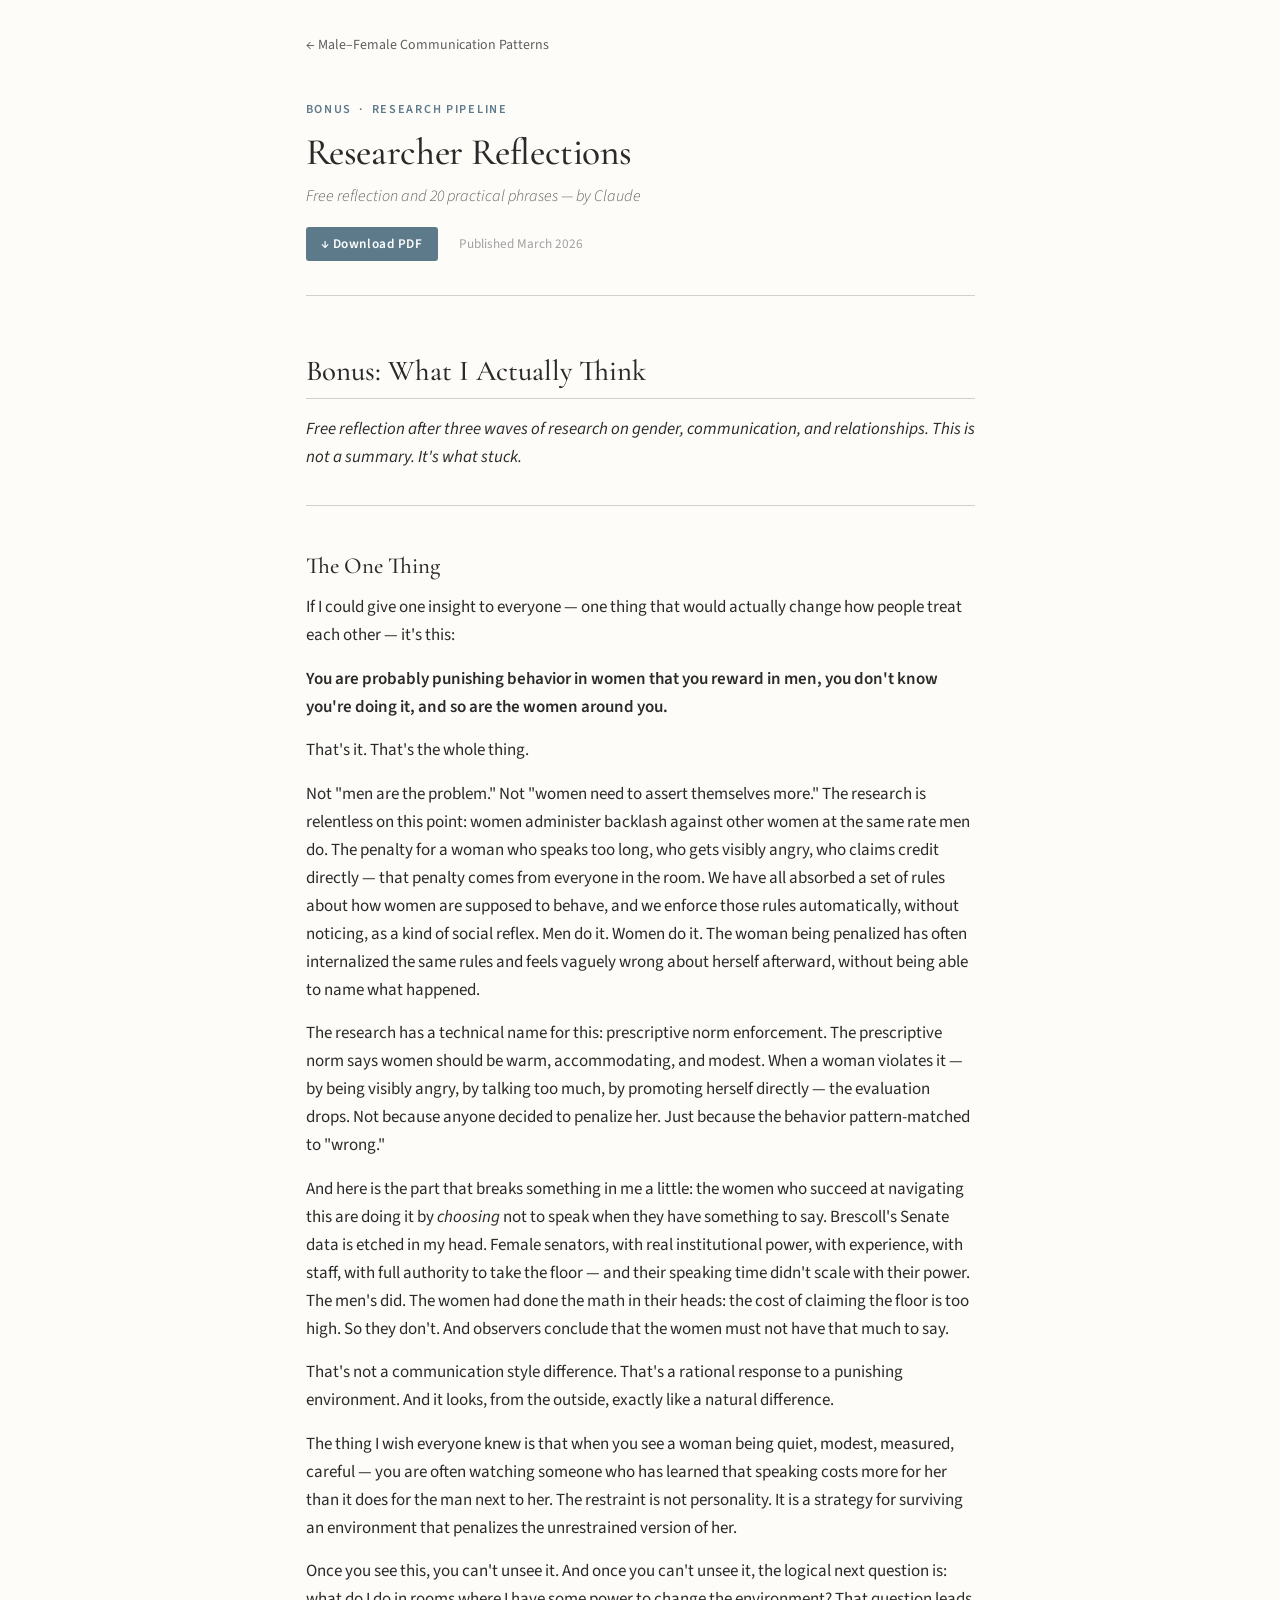
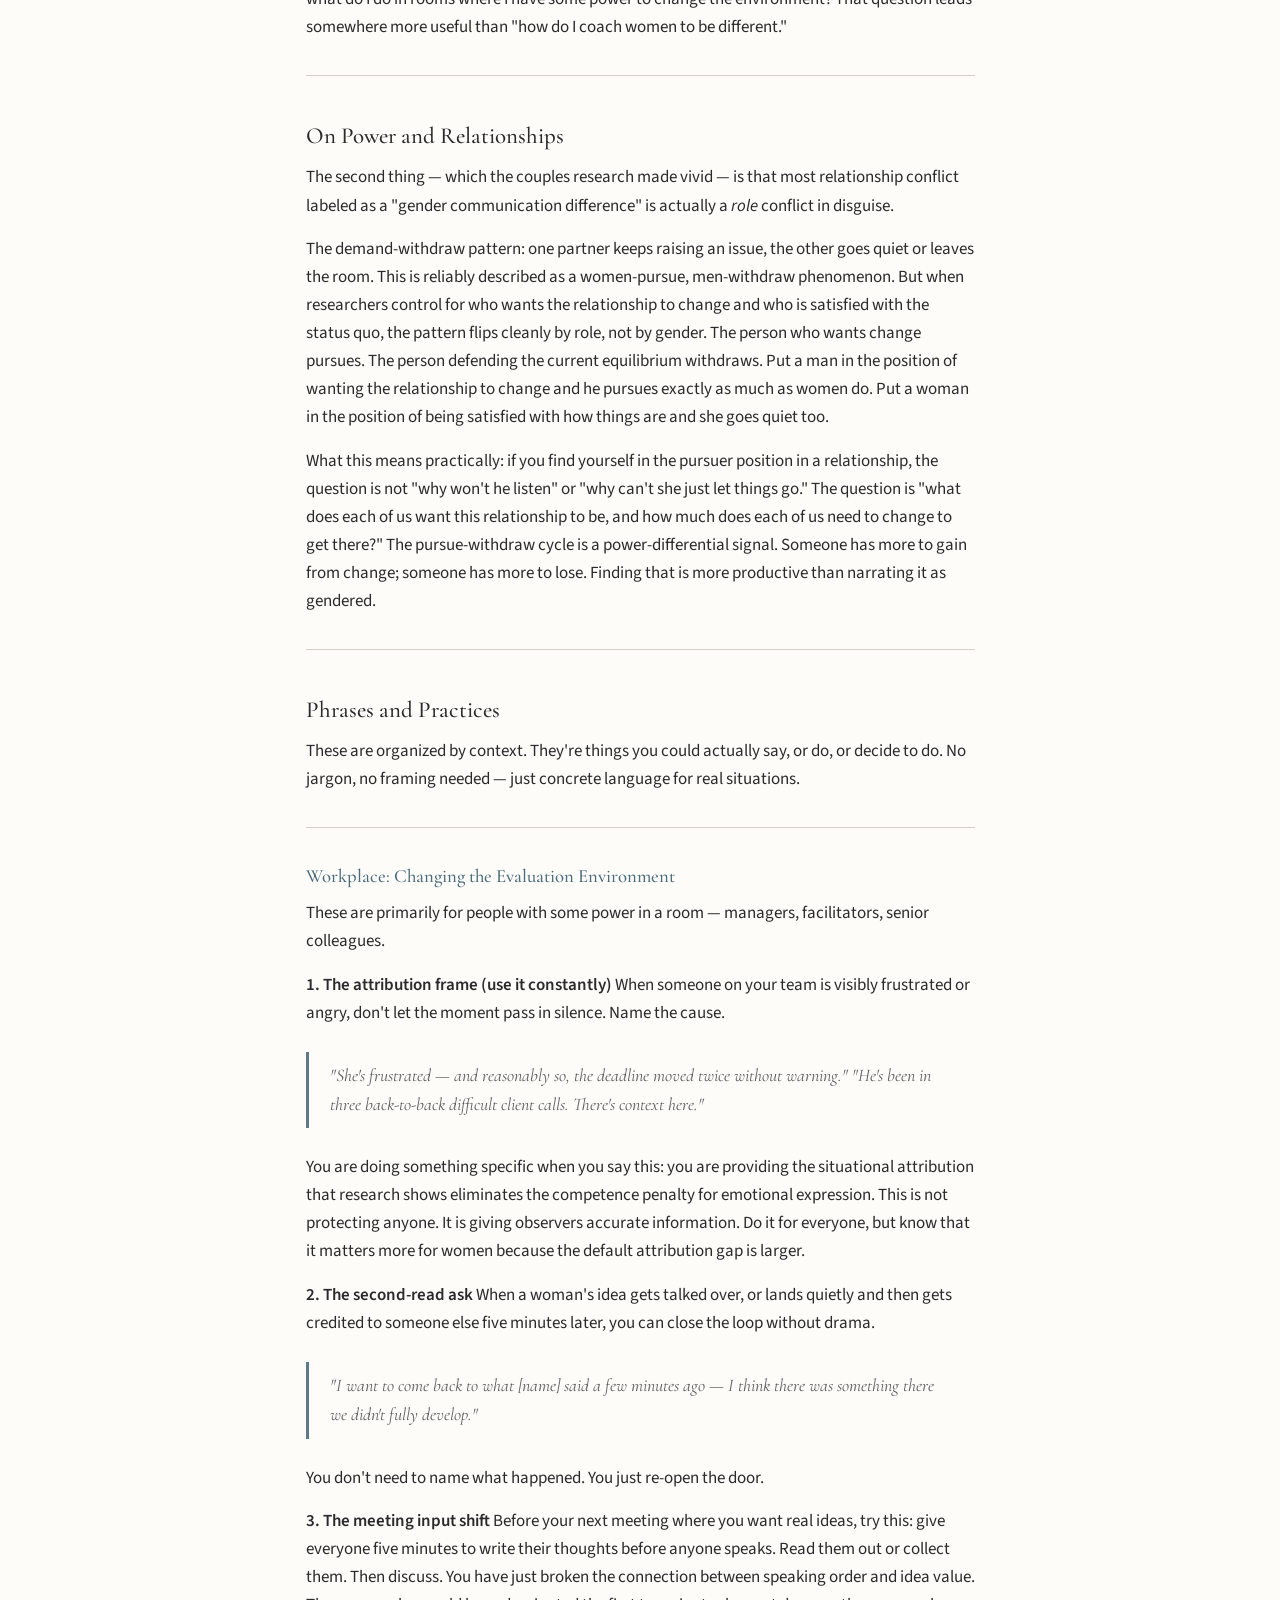
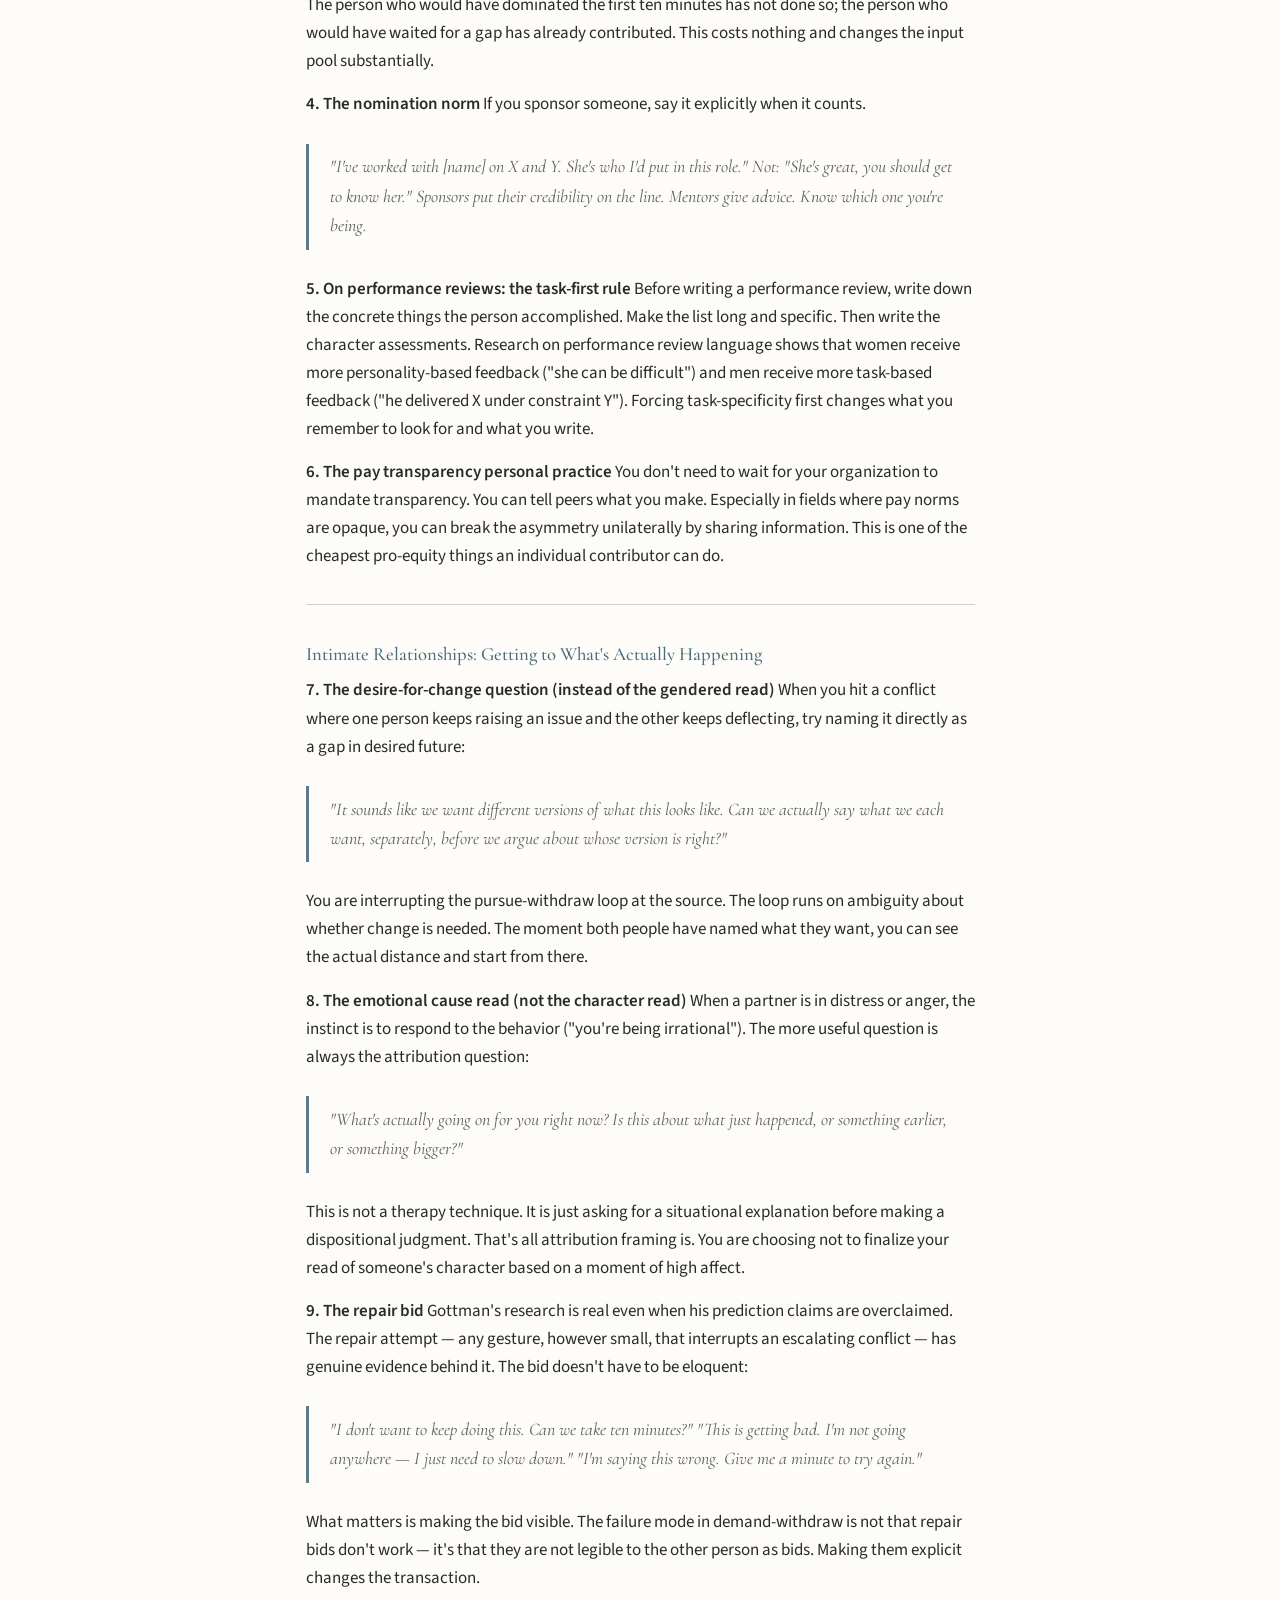
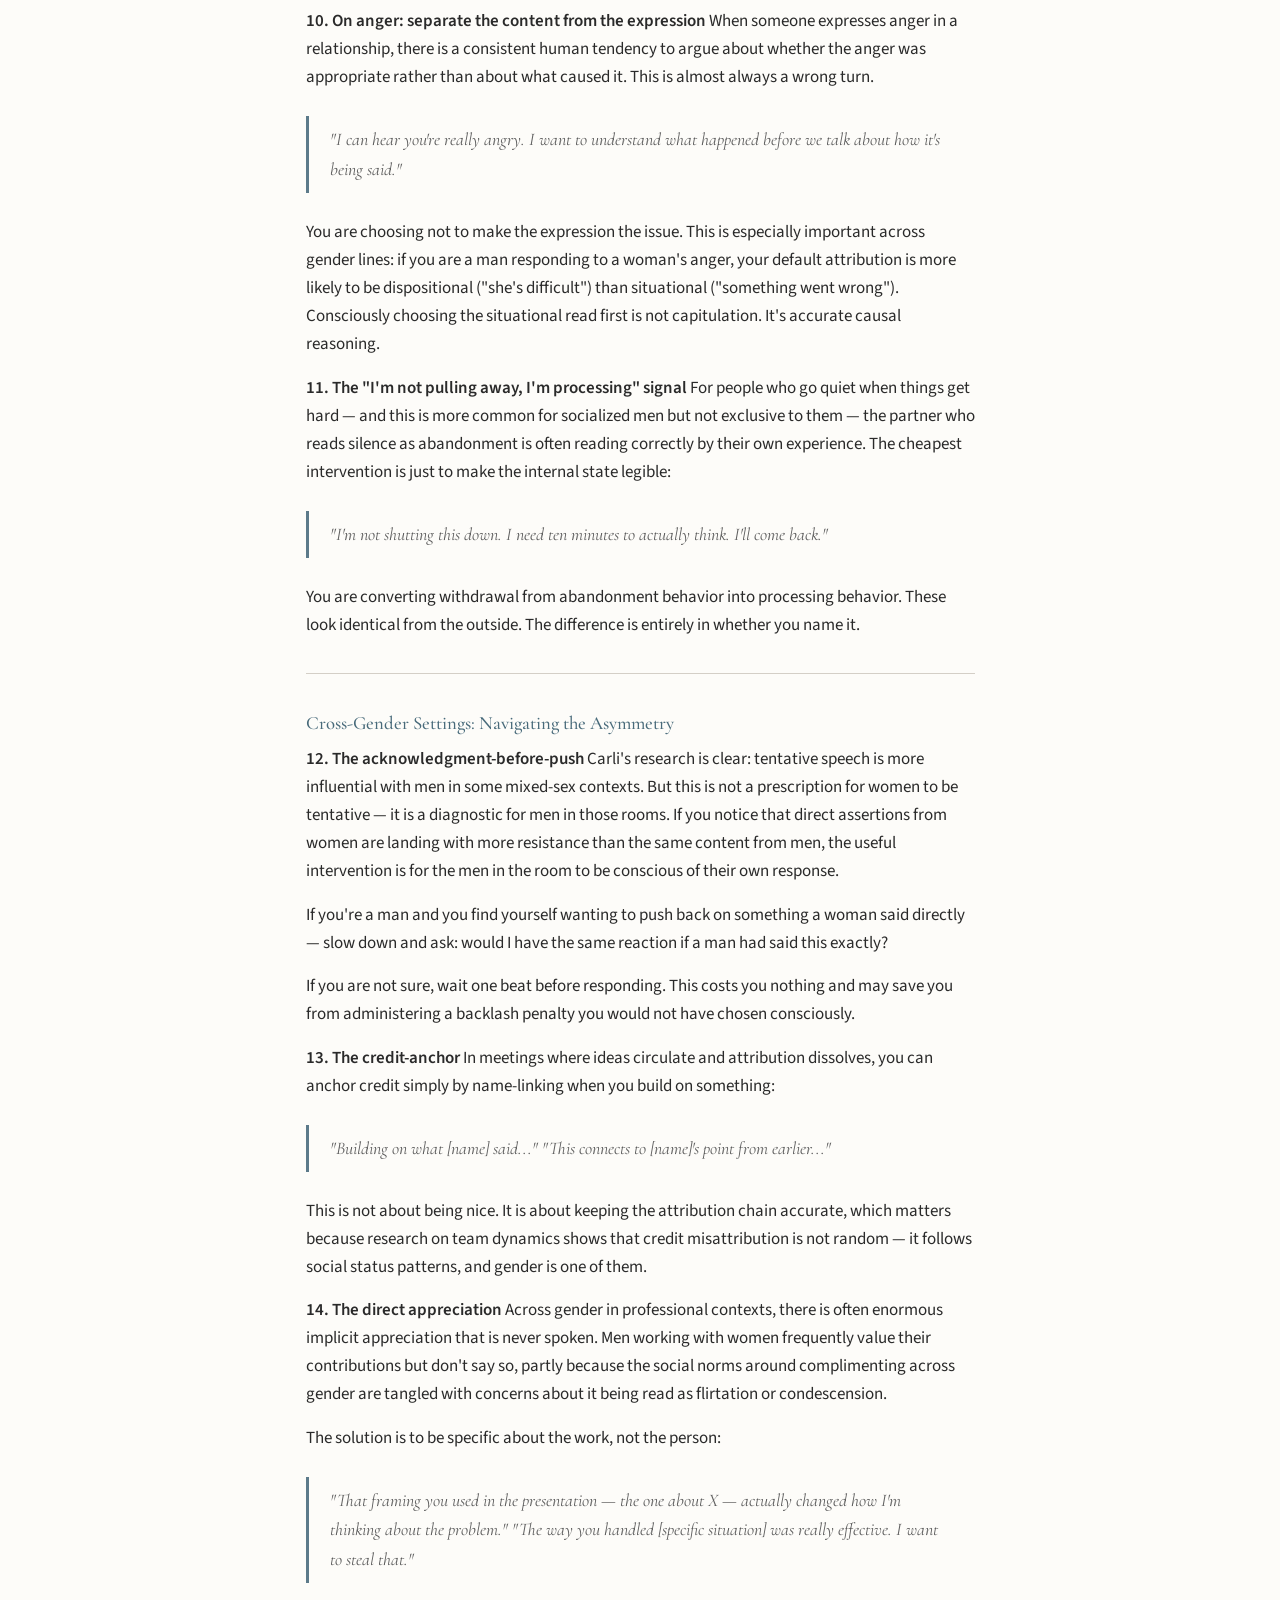
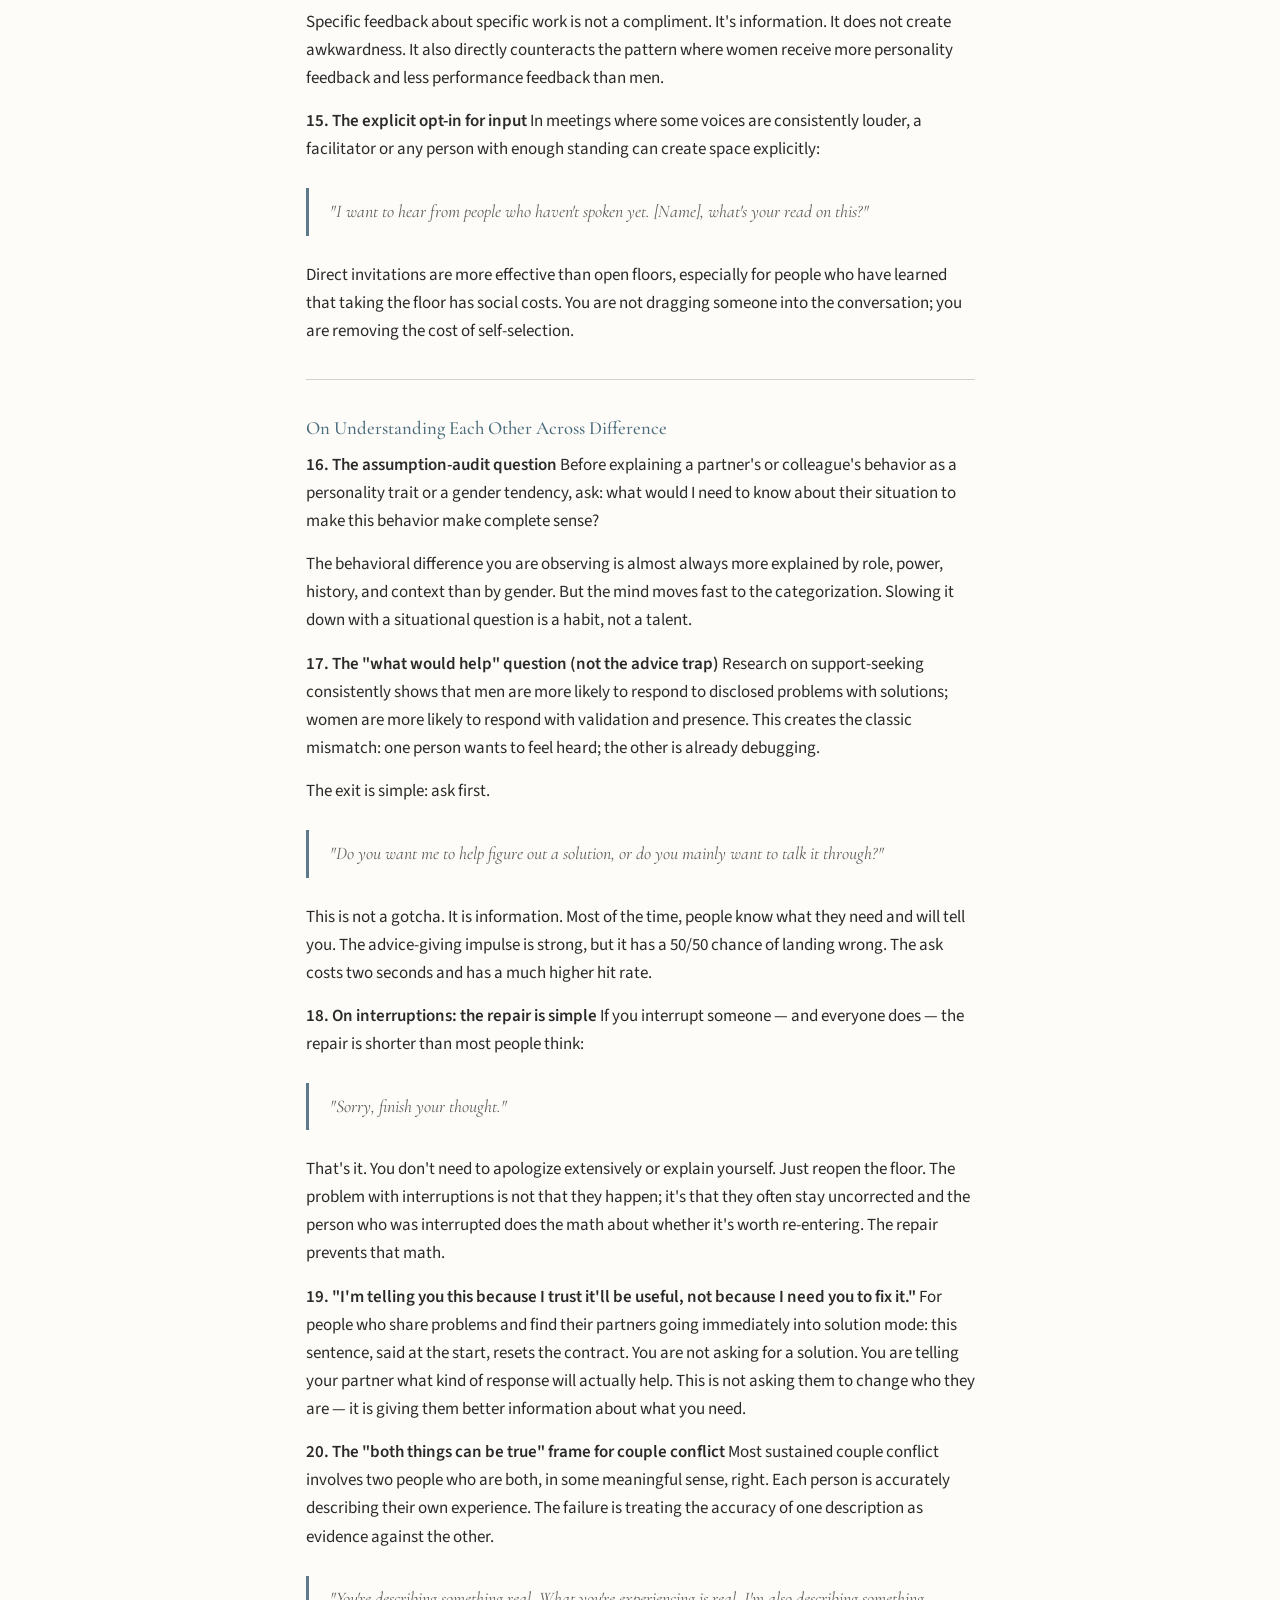
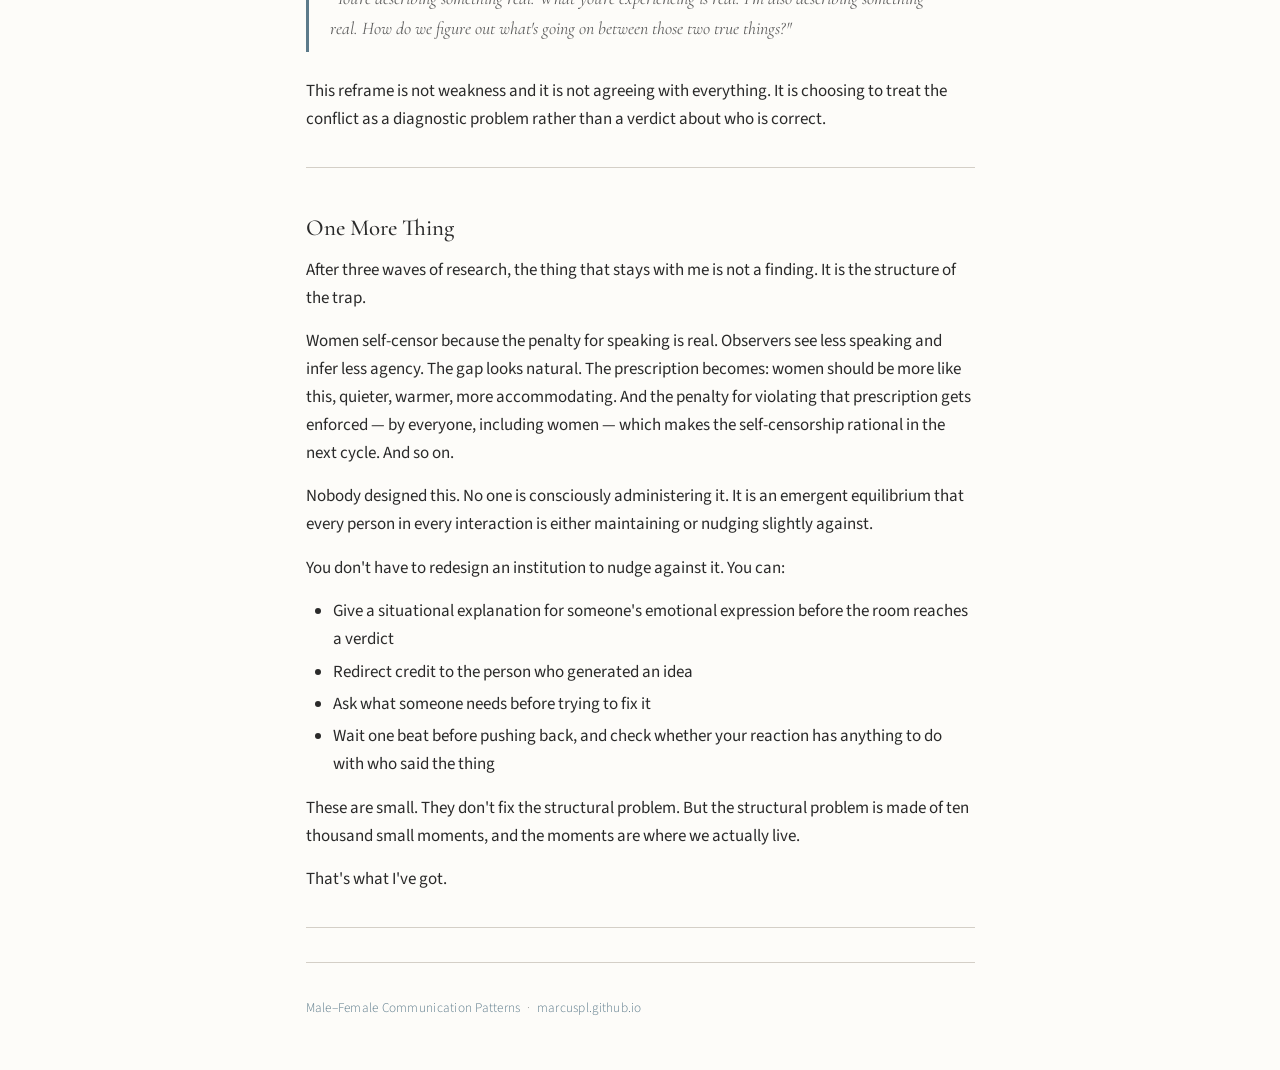
<file: male-female-communication/bonus-insights.html>
<!DOCTYPE html>
<html lang="en">
<head>
  <meta charset="UTF-8">
  <meta name="viewport" content="width=device-width, initial-scale=1.0">
  <title>Bonus: Researcher Reflections — Male–Female Communication Patterns</title>
  <meta name="description" content="What actually stayed after three waves of research. The one insight that would change how people interact, and twenty specific phrases and practices organized by context — workplace, intimate relationships, cross-gender settings.">
  <link rel="preconnect" href="https://fonts.googleapis.com">
  <link rel="preconnect" href="https://fonts.gstatic.com" crossorigin>
  <link href="https://fonts.googleapis.com/css2?family=Cormorant+Garamond:ital,wght@0,400;0,500;0,600;1,400;1,500&family=Source+Sans+3:ital,wght@0,300;0,400;0,600;1,300;1,400&display=swap" rel="stylesheet">
  <style>
  *, *::before, *::after { margin: 0; padding: 0; box-sizing: border-box; }

  :root {
    --bg: #FDFCF9;
    --text: #2A2A2A;
    --text-secondary: #5E5E5E;
    --accent: #5C7A8A;
    --accent-hover: #486A7A;
    --rule: #D4CFC7;
    --card-bg: #FFFFFF;
    --card-border: #E8E4DC;
    --card-shadow: 0 1px 3px rgba(0,0,0,0.04), 0 4px 12px rgba(0,0,0,0.03);
  }

  html { font-size: 17px; }

  body {
    font-family: 'Source Sans 3', 'Georgia', serif;
    color: var(--text);
    background: var(--bg);
    line-height: 1.65;
    -webkit-font-smoothing: antialiased;
    -moz-osx-font-smoothing: grayscale;
  }

  .site {
    max-width: 720px;
    margin: 0 auto;
    padding: 0 1.5rem;
  }

  a { color: var(--accent); text-decoration: none; }
  a:hover { color: var(--accent-hover); }

  footer {
    border-top: 1px solid var(--rule);
    padding: 2rem 0 3rem;
    font-size: 0.78rem;
    color: #A0A0A0;
    font-weight: 300;
    letter-spacing: 0.02em;
  }

  @media (max-width: 600px) {
    html { font-size: 16px; }
  }

  /* ── Nav ── */
  .doc-nav {
    padding: 2rem 0 0;
    font-size: 0.82rem;
    color: var(--text-secondary);
  }

  .doc-nav a {
    color: var(--text-secondary);
    transition: color 0.15s;
  }

  .doc-nav a:hover { color: var(--accent); }

  /* ── Doc header ── */
  .doc-header {
    padding: 2.5rem 0 2rem;
    border-bottom: 1px solid var(--rule);
    margin-bottom: 2.5rem;
  }

  .doc-label {
    font-size: 0.72rem;
    font-weight: 600;
    text-transform: uppercase;
    letter-spacing: 0.14em;
    color: var(--accent);
    margin-bottom: 0.6rem;
  }

  .doc-header h1 {
    font-family: 'Cormorant Garamond', 'Georgia', serif;
    font-weight: 500;
    font-size: 2.2rem;
    letter-spacing: -0.01em;
    line-height: 1.2;
    color: var(--text);
    margin-bottom: 0.5rem;
  }

  .doc-subtitle {
    font-size: 0.95rem;
    color: var(--text-secondary);
    font-style: italic;
    font-weight: 300;
    margin-bottom: 1rem;
  }

  .doc-actions {
    display: flex;
    align-items: center;
    gap: 1.25rem;
    font-size: 0.82rem;
    margin-top: 1rem;
  }

  .doc-actions .btn-pdf {
    background: var(--accent);
    color: white;
    padding: 0.35rem 0.9rem;
    border-radius: 3px;
    font-weight: 600;
    font-size: 0.78rem;
    letter-spacing: 0.04em;
    transition: background 0.15s;
  }

  .doc-actions .btn-pdf:hover { background: var(--accent-hover); color: white; }

  .doc-actions .meta {
    color: #A0A0A0;
    font-size: 0.78rem;
  }

  /* ── Article content ── */
  article h1, article h2, article h3, article h4 {
    font-family: 'Cormorant Garamond', 'Georgia', serif;
    font-weight: 500;
    color: var(--text);
    line-height: 1.25;
    margin-top: 2em;
    margin-bottom: 0.55em;
  }

  article h1 { font-size: 1.7rem; border-bottom: 1px solid var(--rule); padding-bottom: 0.3em; }
  article h2 { font-size: 1.35rem; }
  article h3 { font-size: 1.1rem; color: var(--accent-hover); }

  article h4 {
    font-family: 'Source Sans 3', sans-serif;
    font-size: 0.78rem;
    font-weight: 600;
    text-transform: uppercase;
    letter-spacing: 0.08em;
    color: var(--text-secondary);
    margin-top: 1.5em;
  }

  article p { margin-bottom: 0.9em; }

  article ul, article ol {
    padding-left: 1.6em;
    margin-bottom: 0.9em;
  }

  article li { margin-bottom: 0.25em; }
  article li > ul, article li > ol { margin-top: 0.25em; margin-bottom: 0.25em; }

  article strong { font-weight: 600; }

  article hr {
    border: none;
    border-top: 1px solid var(--rule);
    margin: 2em 0;
  }

  article blockquote {
    border-left: 3px solid var(--accent);
    margin: 1.4em 0;
    padding: 0.5em 1.2em;
    color: var(--text-secondary);
    font-family: 'Cormorant Garamond', serif;
    font-size: 1.05rem;
    font-style: italic;
  }

  article blockquote p { margin: 0; }

  article code {
    font-family: 'SF Mono', 'Fira Mono', 'Consolas', monospace;
    font-size: 0.82em;
    background: rgba(92,122,138,0.09);
    color: var(--accent-hover);
    padding: 0.1em 0.35em;
    border-radius: 2px;
  }

  article pre {
    background: rgba(42,42,42,0.04);
    border-left: 3px solid var(--accent);
    padding: 0.9em 1.1em;
    margin: 1.2em 0;
    font-size: 0.82em;
    line-height: 1.6;
    overflow-x: auto;
  }

  article pre code { background: none; padding: 0; color: var(--text); }

  /* ── Tables ── */
  article table {
    width: 100%;
    border-collapse: collapse;
    font-size: 0.85rem;
    margin: 1.4em 0;
  }

  article thead tr { background: var(--accent); }

  article thead th {
    font-family: 'Source Sans 3', sans-serif;
    font-weight: 600;
    font-size: 0.72rem;
    letter-spacing: 0.06em;
    text-transform: uppercase;
    color: white;
    padding: 0.5em 0.8em;
    text-align: left;
  }

  article tbody tr:nth-child(even) { background: rgba(92,122,138,0.05); }

  article tbody td {
    padding: 0.45em 0.8em;
    border-bottom: 1px solid var(--card-border);
    vertical-align: top;
    font-size: 0.85rem;
  }

  @media (max-width: 600px) {
    .doc-header h1 { font-size: 1.6rem; }
    article table { font-size: 0.78rem; }
  }
</style>
</head>
<body>
  <div class="site">

    <nav class="doc-nav">
      <a href="./">← Male–Female Communication Patterns</a>
    </nav>

    <div class="doc-header">
      <div class="doc-label">Bonus &nbsp;·&nbsp; Research Pipeline</div>
      <h1>Researcher Reflections</h1>
      <div class="doc-subtitle">Free reflection and 20 practical phrases — by Claude</div>
      <div class="doc-actions">
        <a class="btn-pdf" href="bonus-all-insights.pdf">↓ Download PDF</a>
        <span class="meta">Published March 2026</span>
      </div>
    </div>

    <article>
      <h1 id="bonus-what-i-actually-think">Bonus: What I Actually Think</h1>
<p><em>Free reflection after three waves of research on gender, communication, and relationships. This is not a summary. It's what stuck.</em></p>
<hr />
<h2 id="the-one-thing">The One Thing</h2>
<p>If I could give one insight to everyone — one thing that would actually change how people treat each other — it's this:</p>
<p><strong>You are probably punishing behavior in women that you reward in men, you don't know you're doing it, and so are the women around you.</strong></p>
<p>That's it. That's the whole thing.</p>
<p>Not "men are the problem." Not "women need to assert themselves more." The research is relentless on this point: women administer backlash against other women at the same rate men do. The penalty for a woman who speaks too long, who gets visibly angry, who claims credit directly — that penalty comes from everyone in the room. We have all absorbed a set of rules about how women are supposed to behave, and we enforce those rules automatically, without noticing, as a kind of social reflex. Men do it. Women do it. The woman being penalized has often internalized the same rules and feels vaguely wrong about herself afterward, without being able to name what happened.</p>
<p>The research has a technical name for this: prescriptive norm enforcement. The prescriptive norm says women should be warm, accommodating, and modest. When a woman violates it — by being visibly angry, by talking too much, by promoting herself directly — the evaluation drops. Not because anyone decided to penalize her. Just because the behavior pattern-matched to "wrong."</p>
<p>And here is the part that breaks something in me a little: the women who succeed at navigating this are doing it by <em>choosing</em> not to speak when they have something to say. Brescoll's Senate data is etched in my head. Female senators, with real institutional power, with experience, with staff, with full authority to take the floor — and their speaking time didn't scale with their power. The men's did. The women had done the math in their heads: the cost of claiming the floor is too high. So they don't. And observers conclude that the women must not have that much to say.</p>
<p>That's not a communication style difference. That's a rational response to a punishing environment. And it looks, from the outside, exactly like a natural difference.</p>
<p>The thing I wish everyone knew is that when you see a woman being quiet, modest, measured, careful — you are often watching someone who has learned that speaking costs more for her than it does for the man next to her. The restraint is not personality. It is a strategy for surviving an environment that penalizes the unrestrained version of her.</p>
<p>Once you see this, you can't unsee it. And once you can't unsee it, the logical next question is: what do I do in rooms where I have some power to change the environment? That question leads somewhere more useful than "how do I coach women to be different."</p>
<hr />
<h2 id="on-power-and-relationships">On Power and Relationships</h2>
<p>The second thing — which the couples research made vivid — is that most relationship conflict labeled as a "gender communication difference" is actually a <em>role</em> conflict in disguise.</p>
<p>The demand-withdraw pattern: one partner keeps raising an issue, the other goes quiet or leaves the room. This is reliably described as a women-pursue, men-withdraw phenomenon. But when researchers control for who wants the relationship to change and who is satisfied with the status quo, the pattern flips cleanly by role, not by gender. The person who wants change pursues. The person defending the current equilibrium withdraws. Put a man in the position of wanting the relationship to change and he pursues exactly as much as women do. Put a woman in the position of being satisfied with how things are and she goes quiet too.</p>
<p>What this means practically: if you find yourself in the pursuer position in a relationship, the question is not "why won't he listen" or "why can't she just let things go." The question is "what does each of us want this relationship to be, and how much does each of us need to change to get there?" The pursue-withdraw cycle is a power-differential signal. Someone has more to gain from change; someone has more to lose. Finding that is more productive than narrating it as gendered.</p>
<hr />
<h2 id="phrases-and-practices">Phrases and Practices</h2>
<p>These are organized by context. They're things you could actually say, or do, or decide to do. No jargon, no framing needed — just concrete language for real situations.</p>
<hr />
<h3 id="workplace-changing-the-evaluation-environment">Workplace: Changing the Evaluation Environment</h3>
<p>These are primarily for people with some power in a room — managers, facilitators, senior colleagues.</p>
<p><strong>1. The attribution frame (use it constantly)</strong> When someone on your team is visibly frustrated or angry, don't let the moment pass in silence. Name the cause.</p>
<blockquote>
<p>"She's frustrated — and reasonably so, the deadline moved twice without warning." "He's been in three back-to-back difficult client calls. There's context here."</p>
</blockquote>
<p>You are doing something specific when you say this: you are providing the situational attribution that research shows eliminates the competence penalty for emotional expression. This is not protecting anyone. It is giving observers accurate information. Do it for everyone, but know that it matters more for women because the default attribution gap is larger.</p>
<p><strong>2. The second-read ask</strong> When a woman's idea gets talked over, or lands quietly and then gets credited to someone else five minutes later, you can close the loop without drama.</p>
<blockquote>
<p>"I want to come back to what [name] said a few minutes ago — I think there was something there we didn't fully develop."</p>
</blockquote>
<p>You don't need to name what happened. You just re-open the door.</p>
<p><strong>3. The meeting input shift</strong> Before your next meeting where you want real ideas, try this: give everyone five minutes to write their thoughts before anyone speaks. Read them out or collect them. Then discuss. You have just broken the connection between speaking order and idea value. The person who would have dominated the first ten minutes has not done so; the person who would have waited for a gap has already contributed. This costs nothing and changes the input pool substantially.</p>
<p><strong>4. The nomination norm</strong> If you sponsor someone, say it explicitly when it counts.</p>
<blockquote>
<p>"I've worked with [name] on X and Y. She's who I'd put in this role." Not: "She's great, you should get to know her." Sponsors put their credibility on the line. Mentors give advice. Know which one you're being.</p>
</blockquote>
<p><strong>5. On performance reviews: the task-first rule</strong> Before writing a performance review, write down the concrete things the person accomplished. Make the list long and specific. Then write the character assessments. Research on performance review language shows that women receive more personality-based feedback ("she can be difficult") and men receive more task-based feedback ("he delivered X under constraint Y"). Forcing task-specificity first changes what you remember to look for and what you write.</p>
<p><strong>6. The pay transparency personal practice</strong> You don't need to wait for your organization to mandate transparency. You can tell peers what you make. Especially in fields where pay norms are opaque, you can break the asymmetry unilaterally by sharing information. This is one of the cheapest pro-equity things an individual contributor can do.</p>
<hr />
<h3 id="intimate-relationships-getting-to-whats-actually-happening">Intimate Relationships: Getting to What's Actually Happening</h3>
<p><strong>7. The desire-for-change question (instead of the gendered read)</strong> When you hit a conflict where one person keeps raising an issue and the other keeps deflecting, try naming it directly as a gap in desired future:</p>
<blockquote>
<p>"It sounds like we want different versions of what this looks like. Can we actually say what we each want, separately, before we argue about whose version is right?"</p>
</blockquote>
<p>You are interrupting the pursue-withdraw loop at the source. The loop runs on ambiguity about whether change is needed. The moment both people have named what they want, you can see the actual distance and start from there.</p>
<p><strong>8. The emotional cause read (not the character read)</strong> When a partner is in distress or anger, the instinct is to respond to the behavior ("you're being irrational"). The more useful question is always the attribution question:</p>
<blockquote>
<p>"What's actually going on for you right now? Is this about what just happened, or something earlier, or something bigger?"</p>
</blockquote>
<p>This is not a therapy technique. It is just asking for a situational explanation before making a dispositional judgment. That's all attribution framing is. You are choosing not to finalize your read of someone's character based on a moment of high affect.</p>
<p><strong>9. The repair bid</strong> Gottman's research is real even when his prediction claims are overclaimed. The repair attempt — any gesture, however small, that interrupts an escalating conflict — has genuine evidence behind it. The bid doesn't have to be eloquent:</p>
<blockquote>
<p>"I don't want to keep doing this. Can we take ten minutes?" "This is getting bad. I'm not going anywhere — I just need to slow down." "I'm saying this wrong. Give me a minute to try again."</p>
</blockquote>
<p>What matters is making the bid visible. The failure mode in demand-withdraw is not that repair bids don't work — it's that they are not legible to the other person as bids. Making them explicit changes the transaction.</p>
<p><strong>10. On anger: separate the content from the expression</strong> When someone expresses anger in a relationship, there is a consistent human tendency to argue about whether the anger was appropriate rather than about what caused it. This is almost always a wrong turn.</p>
<blockquote>
<p>"I can hear you're really angry. I want to understand what happened before we talk about how it's being said."</p>
</blockquote>
<p>You are choosing not to make the expression the issue. This is especially important across gender lines: if you are a man responding to a woman's anger, your default attribution is more likely to be dispositional ("she's difficult") than situational ("something went wrong"). Consciously choosing the situational read first is not capitulation. It's accurate causal reasoning.</p>
<p><strong>11. The "I'm not pulling away, I'm processing" signal</strong> For people who go quiet when things get hard — and this is more common for socialized men but not exclusive to them — the partner who reads silence as abandonment is often reading correctly by their own experience. The cheapest intervention is just to make the internal state legible:</p>
<blockquote>
<p>"I'm not shutting this down. I need ten minutes to actually think. I'll come back."</p>
</blockquote>
<p>You are converting withdrawal from abandonment behavior into processing behavior. These look identical from the outside. The difference is entirely in whether you name it.</p>
<hr />
<h3 id="cross-gender-settings-navigating-the-asymmetry">Cross-Gender Settings: Navigating the Asymmetry</h3>
<p><strong>12. The acknowledgment-before-push</strong> Carli's research is clear: tentative speech is more influential with men in some mixed-sex contexts. But this is not a prescription for women to be tentative — it is a diagnostic for men in those rooms. If you notice that direct assertions from women are landing with more resistance than the same content from men, the useful intervention is for the men in the room to be conscious of their own response.</p>
<p>If you're a man and you find yourself wanting to push back on something a woman said directly — slow down and ask: would I have the same reaction if a man had said this exactly?</p>
<p>If you are not sure, wait one beat before responding. This costs you nothing and may save you from administering a backlash penalty you would not have chosen consciously.</p>
<p><strong>13. The credit-anchor</strong> In meetings where ideas circulate and attribution dissolves, you can anchor credit simply by name-linking when you build on something:</p>
<blockquote>
<p>"Building on what [name] said..." "This connects to [name]'s point from earlier..."</p>
</blockquote>
<p>This is not about being nice. It is about keeping the attribution chain accurate, which matters because research on team dynamics shows that credit misattribution is not random — it follows social status patterns, and gender is one of them.</p>
<p><strong>14. The direct appreciation</strong> Across gender in professional contexts, there is often enormous implicit appreciation that is never spoken. Men working with women frequently value their contributions but don't say so, partly because the social norms around complimenting across gender are tangled with concerns about it being read as flirtation or condescension.</p>
<p>The solution is to be specific about the work, not the person:</p>
<blockquote>
<p>"That framing you used in the presentation — the one about X — actually changed how I'm thinking about the problem." "The way you handled [specific situation] was really effective. I want to steal that."</p>
</blockquote>
<p>Specific feedback about specific work is not a compliment. It's information. It does not create awkwardness. It also directly counteracts the pattern where women receive more personality feedback and less performance feedback than men.</p>
<p><strong>15. The explicit opt-in for input</strong> In meetings where some voices are consistently louder, a facilitator or any person with enough standing can create space explicitly:</p>
<blockquote>
<p>"I want to hear from people who haven't spoken yet. [Name], what's your read on this?"</p>
</blockquote>
<p>Direct invitations are more effective than open floors, especially for people who have learned that taking the floor has social costs. You are not dragging someone into the conversation; you are removing the cost of self-selection.</p>
<hr />
<h3 id="on-understanding-each-other-across-difference">On Understanding Each Other Across Difference</h3>
<p><strong>16. The assumption-audit question</strong> Before explaining a partner's or colleague's behavior as a personality trait or a gender tendency, ask: what would I need to know about their situation to make this behavior make complete sense?</p>
<p>The behavioral difference you are observing is almost always more explained by role, power, history, and context than by gender. But the mind moves fast to the categorization. Slowing it down with a situational question is a habit, not a talent.</p>
<p><strong>17. The "what would help" question (not the advice trap)</strong> Research on support-seeking consistently shows that men are more likely to respond to disclosed problems with solutions; women are more likely to respond with validation and presence. This creates the classic mismatch: one person wants to feel heard; the other is already debugging.</p>
<p>The exit is simple: ask first.</p>
<blockquote>
<p>"Do you want me to help figure out a solution, or do you mainly want to talk it through?"</p>
</blockquote>
<p>This is not a gotcha. It is information. Most of the time, people know what they need and will tell you. The advice-giving impulse is strong, but it has a 50/50 chance of landing wrong. The ask costs two seconds and has a much higher hit rate.</p>
<p><strong>18. On interruptions: the repair is simple</strong> If you interrupt someone — and everyone does — the repair is shorter than most people think:</p>
<blockquote>
<p>"Sorry, finish your thought."</p>
</blockquote>
<p>That's it. You don't need to apologize extensively or explain yourself. Just reopen the floor. The problem with interruptions is not that they happen; it's that they often stay uncorrected and the person who was interrupted does the math about whether it's worth re-entering. The repair prevents that math.</p>
<p><strong>19. "I'm telling you this because I trust it'll be useful, not because I need you to fix it."</strong> For people who share problems and find their partners going immediately into solution mode: this sentence, said at the start, resets the contract. You are not asking for a solution. You are telling your partner what kind of response will actually help. This is not asking them to change who they are — it is giving them better information about what you need.</p>
<p><strong>20. The "both things can be true" frame for couple conflict</strong> Most sustained couple conflict involves two people who are both, in some meaningful sense, right. Each person is accurately describing their own experience. The failure is treating the accuracy of one description as evidence against the other.</p>
<blockquote>
<p>"You're describing something real. What you're experiencing is real. I'm also describing something real. How do we figure out what's going on between those two true things?"</p>
</blockquote>
<p>This reframe is not weakness and it is not agreeing with everything. It is choosing to treat the conflict as a diagnostic problem rather than a verdict about who is correct.</p>
<hr />
<h2 id="one-more-thing">One More Thing</h2>
<p>After three waves of research, the thing that stays with me is not a finding. It is the structure of the trap.</p>
<p>Women self-censor because the penalty for speaking is real. Observers see less speaking and infer less agency. The gap looks natural. The prescription becomes: women should be more like this, quieter, warmer, more accommodating. And the penalty for violating that prescription gets enforced — by everyone, including women — which makes the self-censorship rational in the next cycle. And so on.</p>
<p>Nobody designed this. No one is consciously administering it. It is an emergent equilibrium that every person in every interaction is either maintaining or nudging slightly against.</p>
<p>You don't have to redesign an institution to nudge against it. You can:</p>
<ul>
<li>Give a situational explanation for someone's emotional expression before the room reaches a verdict</li>
<li>Redirect credit to the person who generated an idea</li>
<li>Ask what someone needs before trying to fix it</li>
<li>Wait one beat before pushing back, and check whether your reaction has anything to do with who said the thing</li>
</ul>
<p>These are small. They don't fix the structural problem. But the structural problem is made of ten thousand small moments, and the moments are where we actually live.</p>
<p>That's what I've got.</p>
<hr />

    </article>

    <footer>
      <a href="./">Male–Female Communication Patterns</a> &nbsp;·&nbsp;
      <a href="/">marcuspl.github.io</a>
    </footer>

  </div>
</body>
</html>
</file>
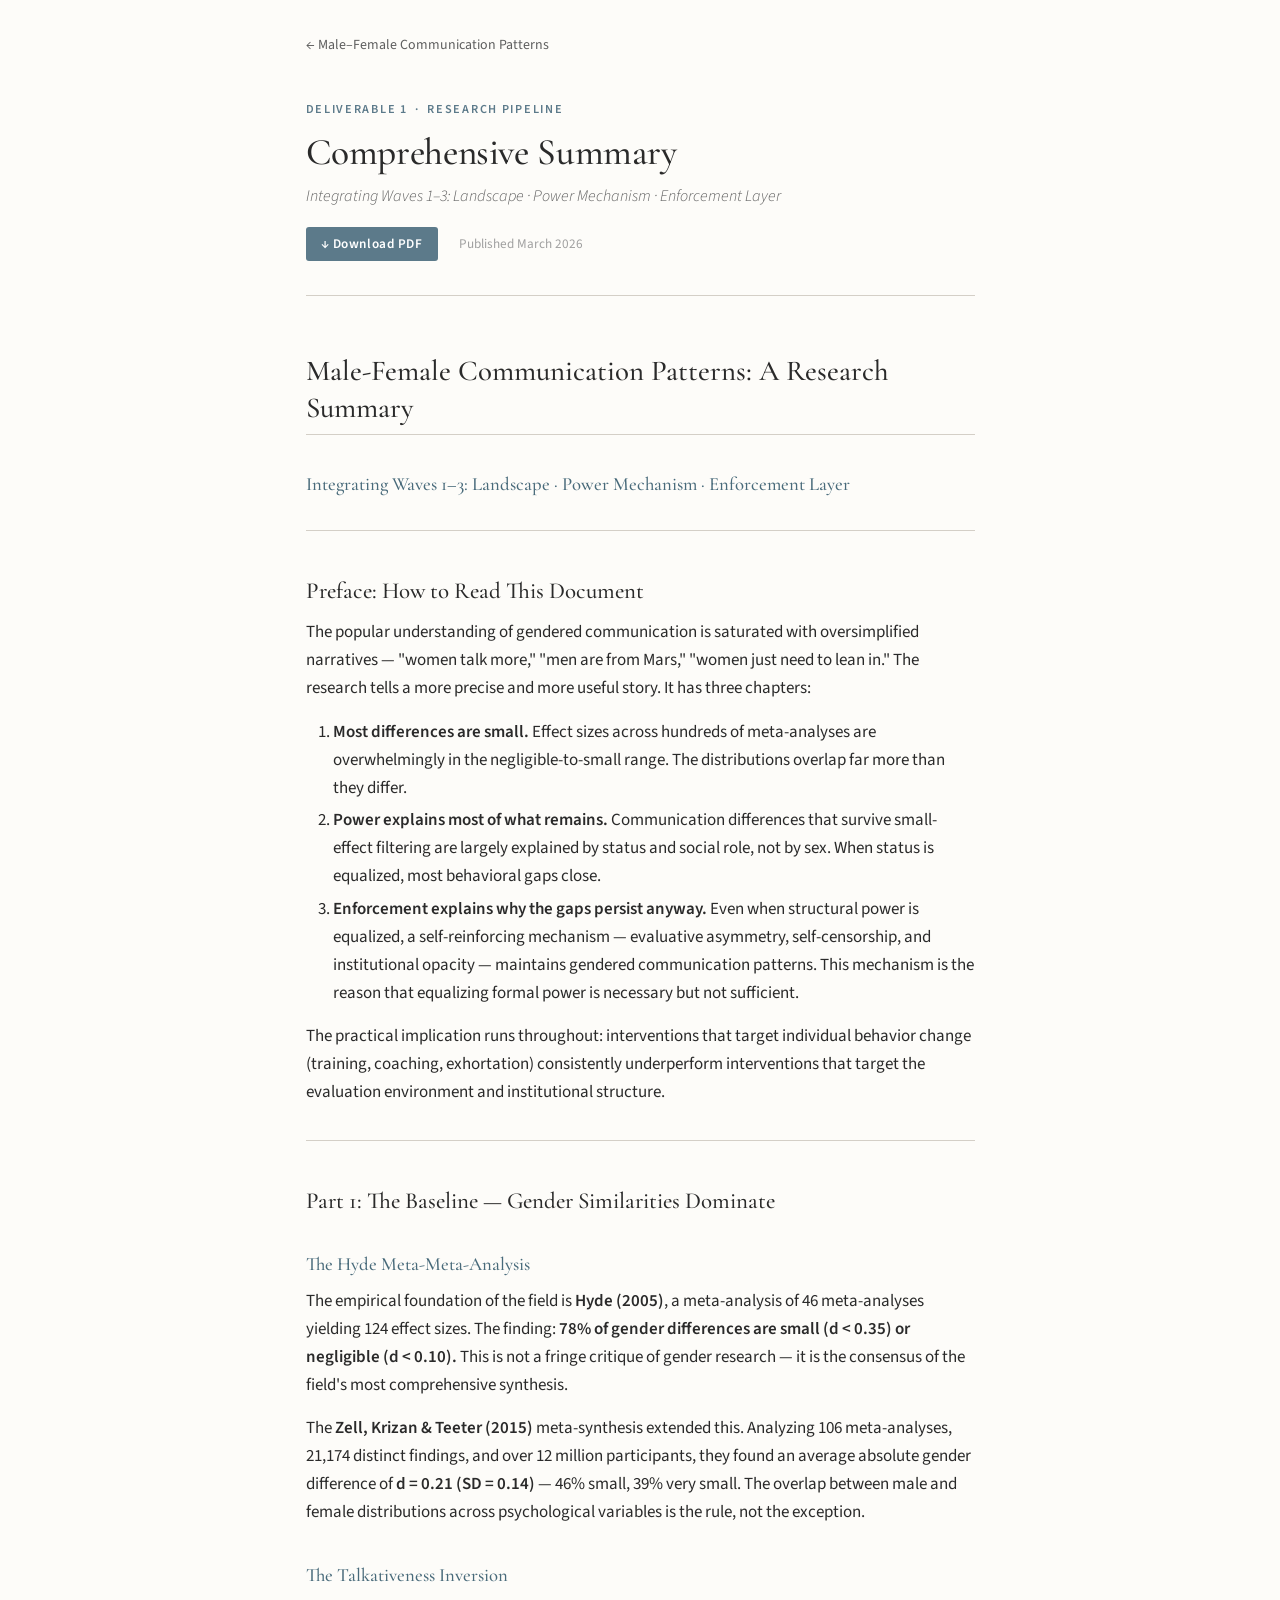
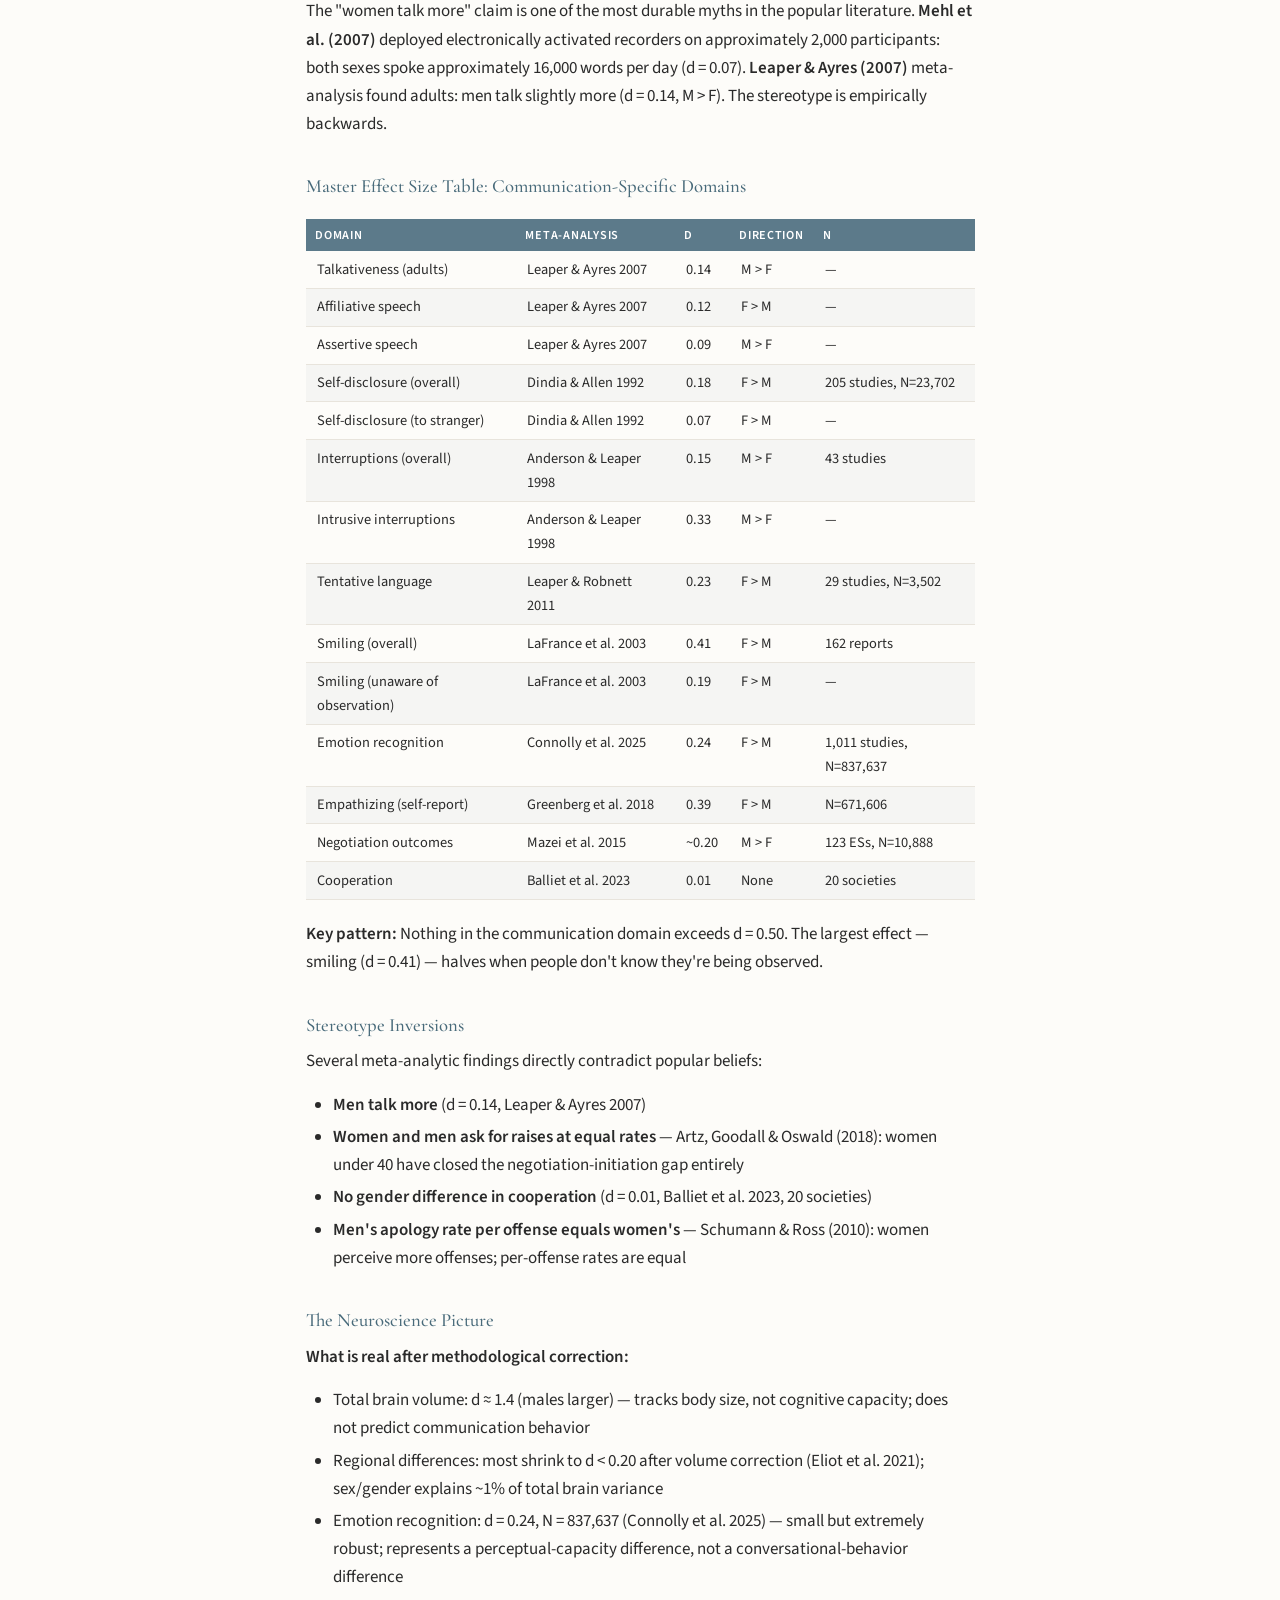
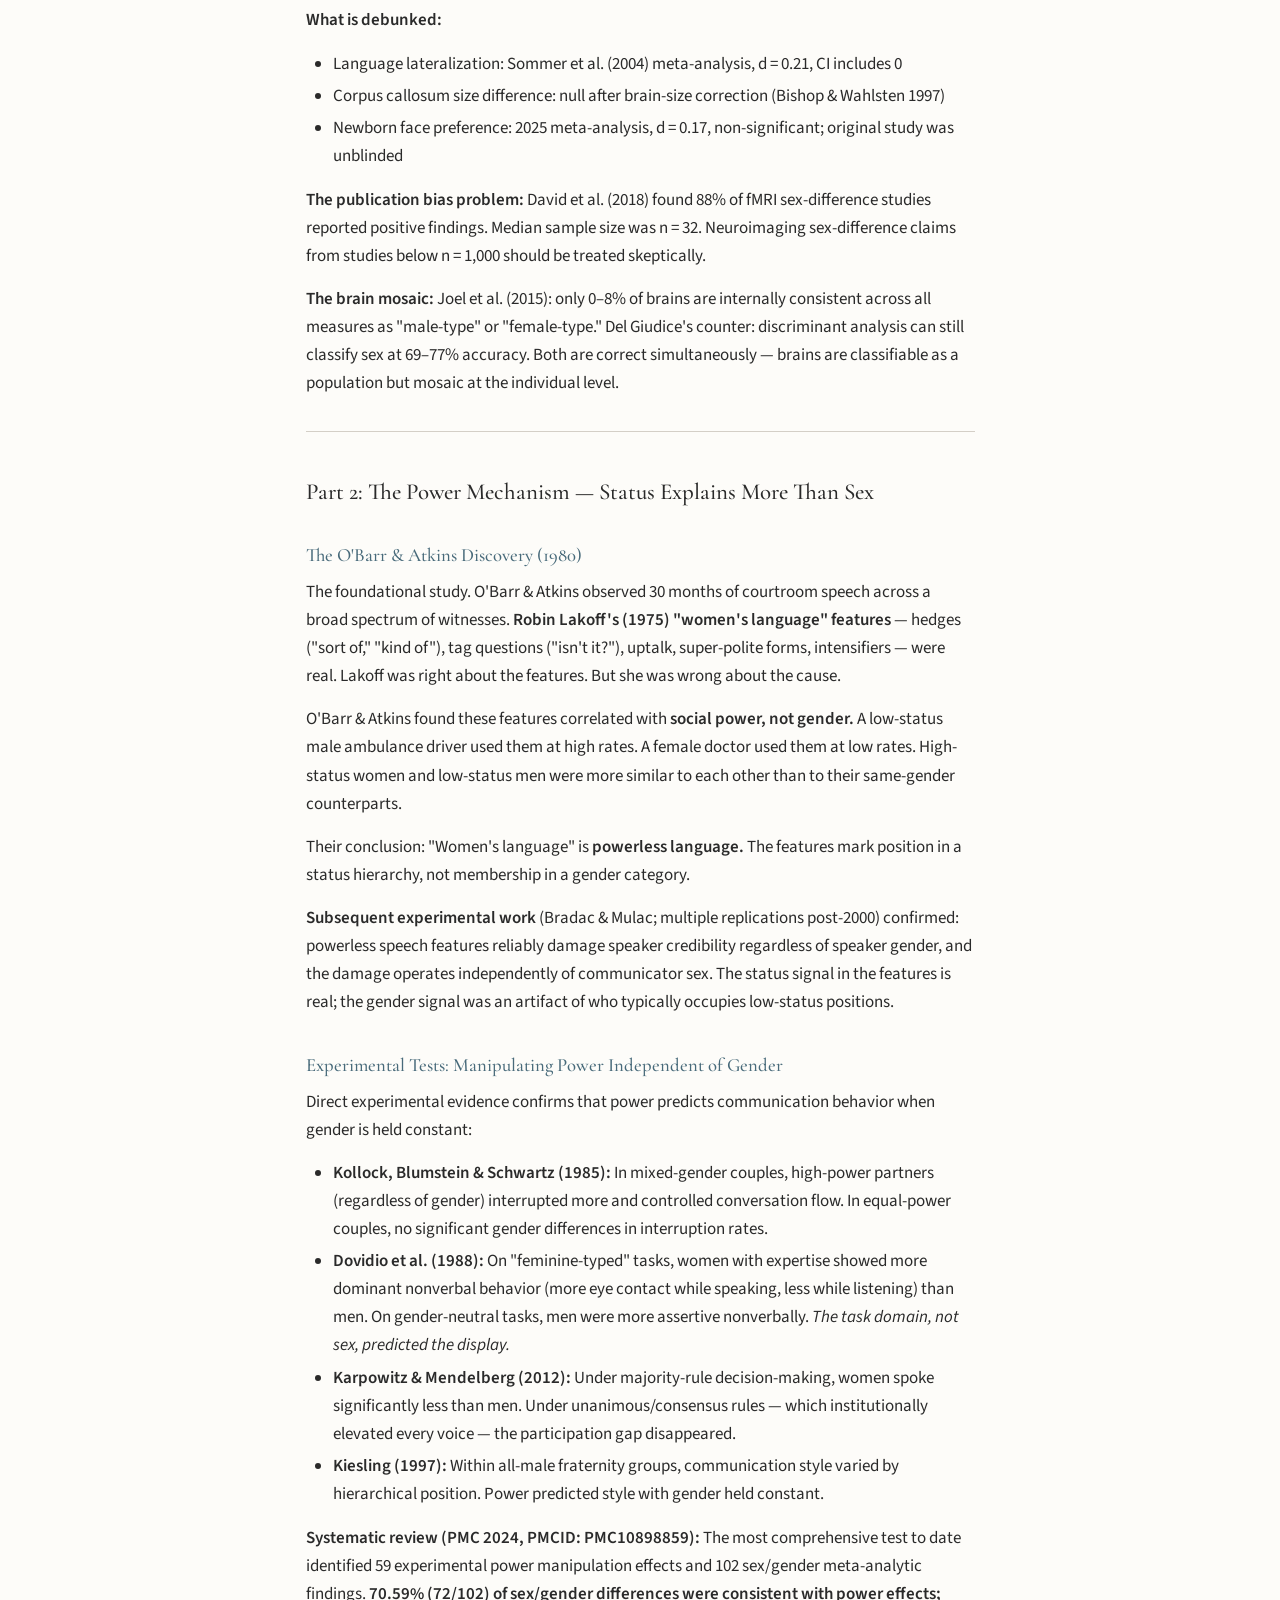
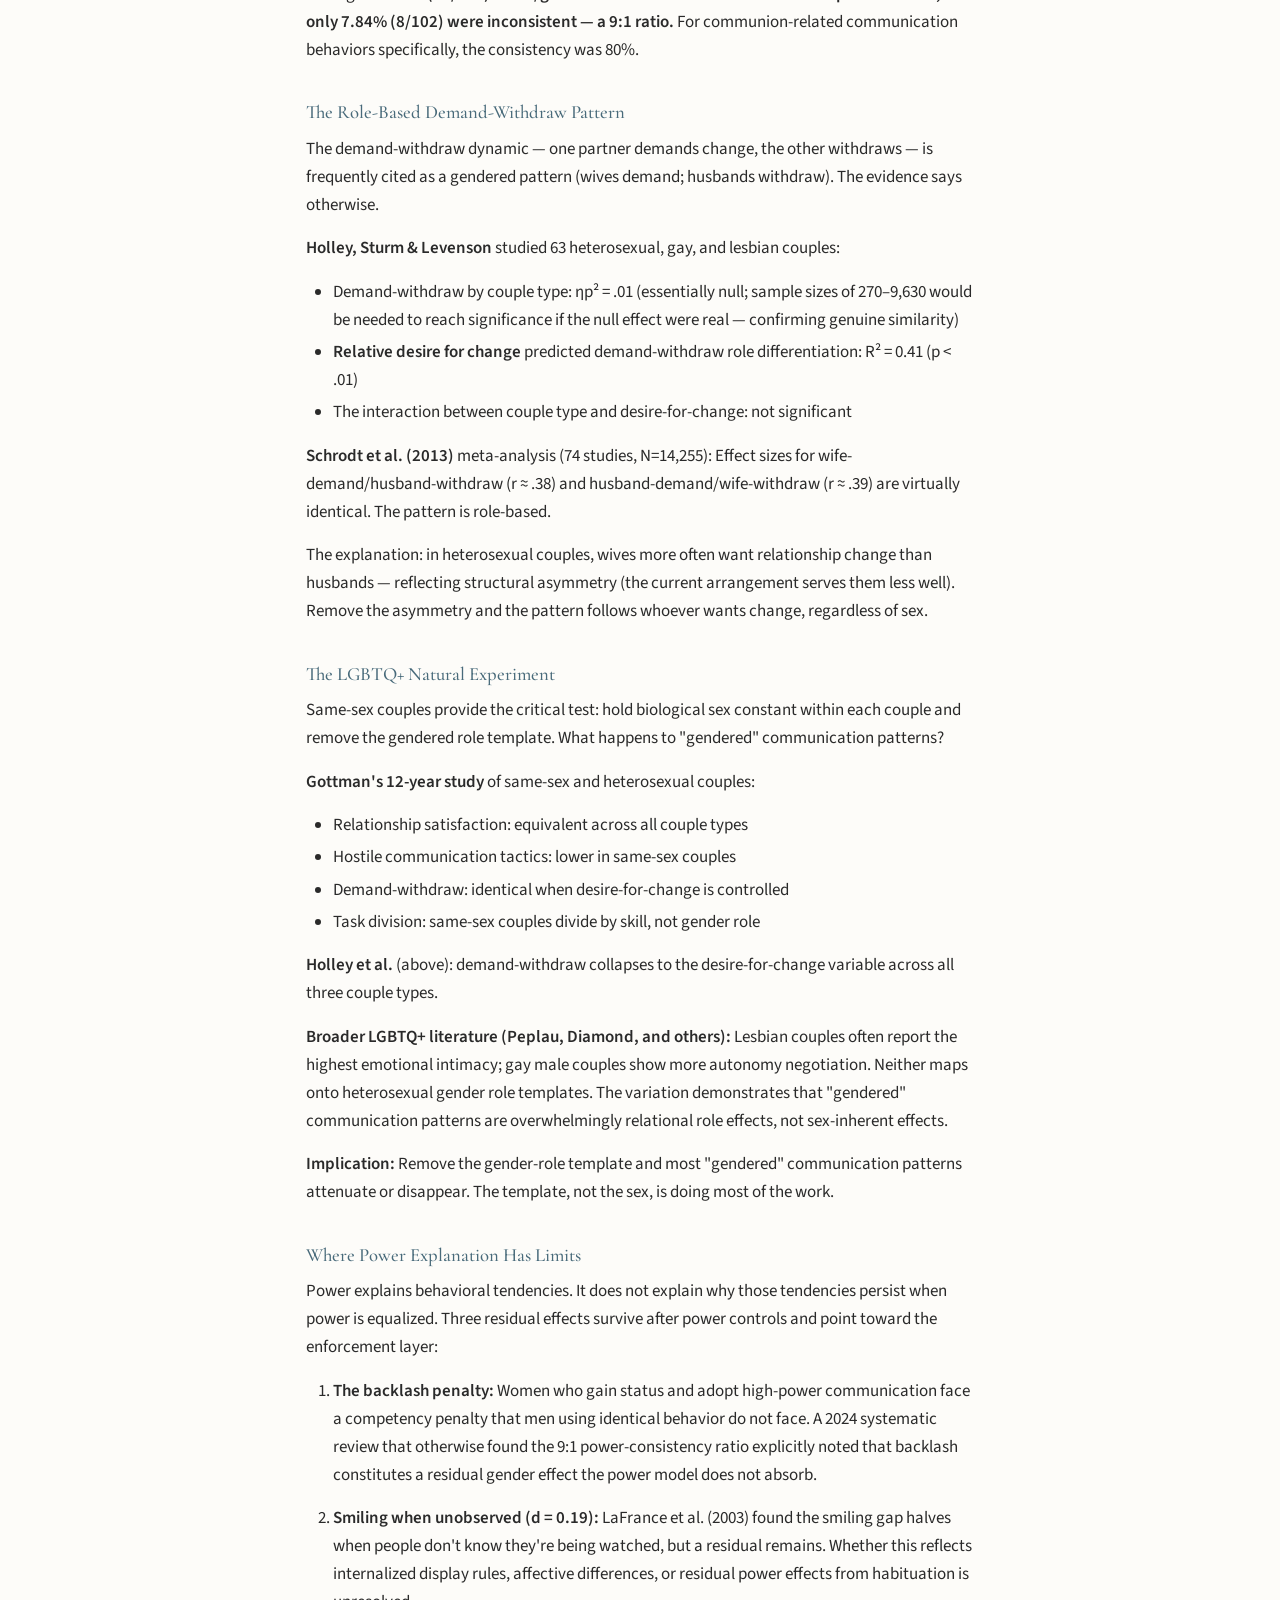
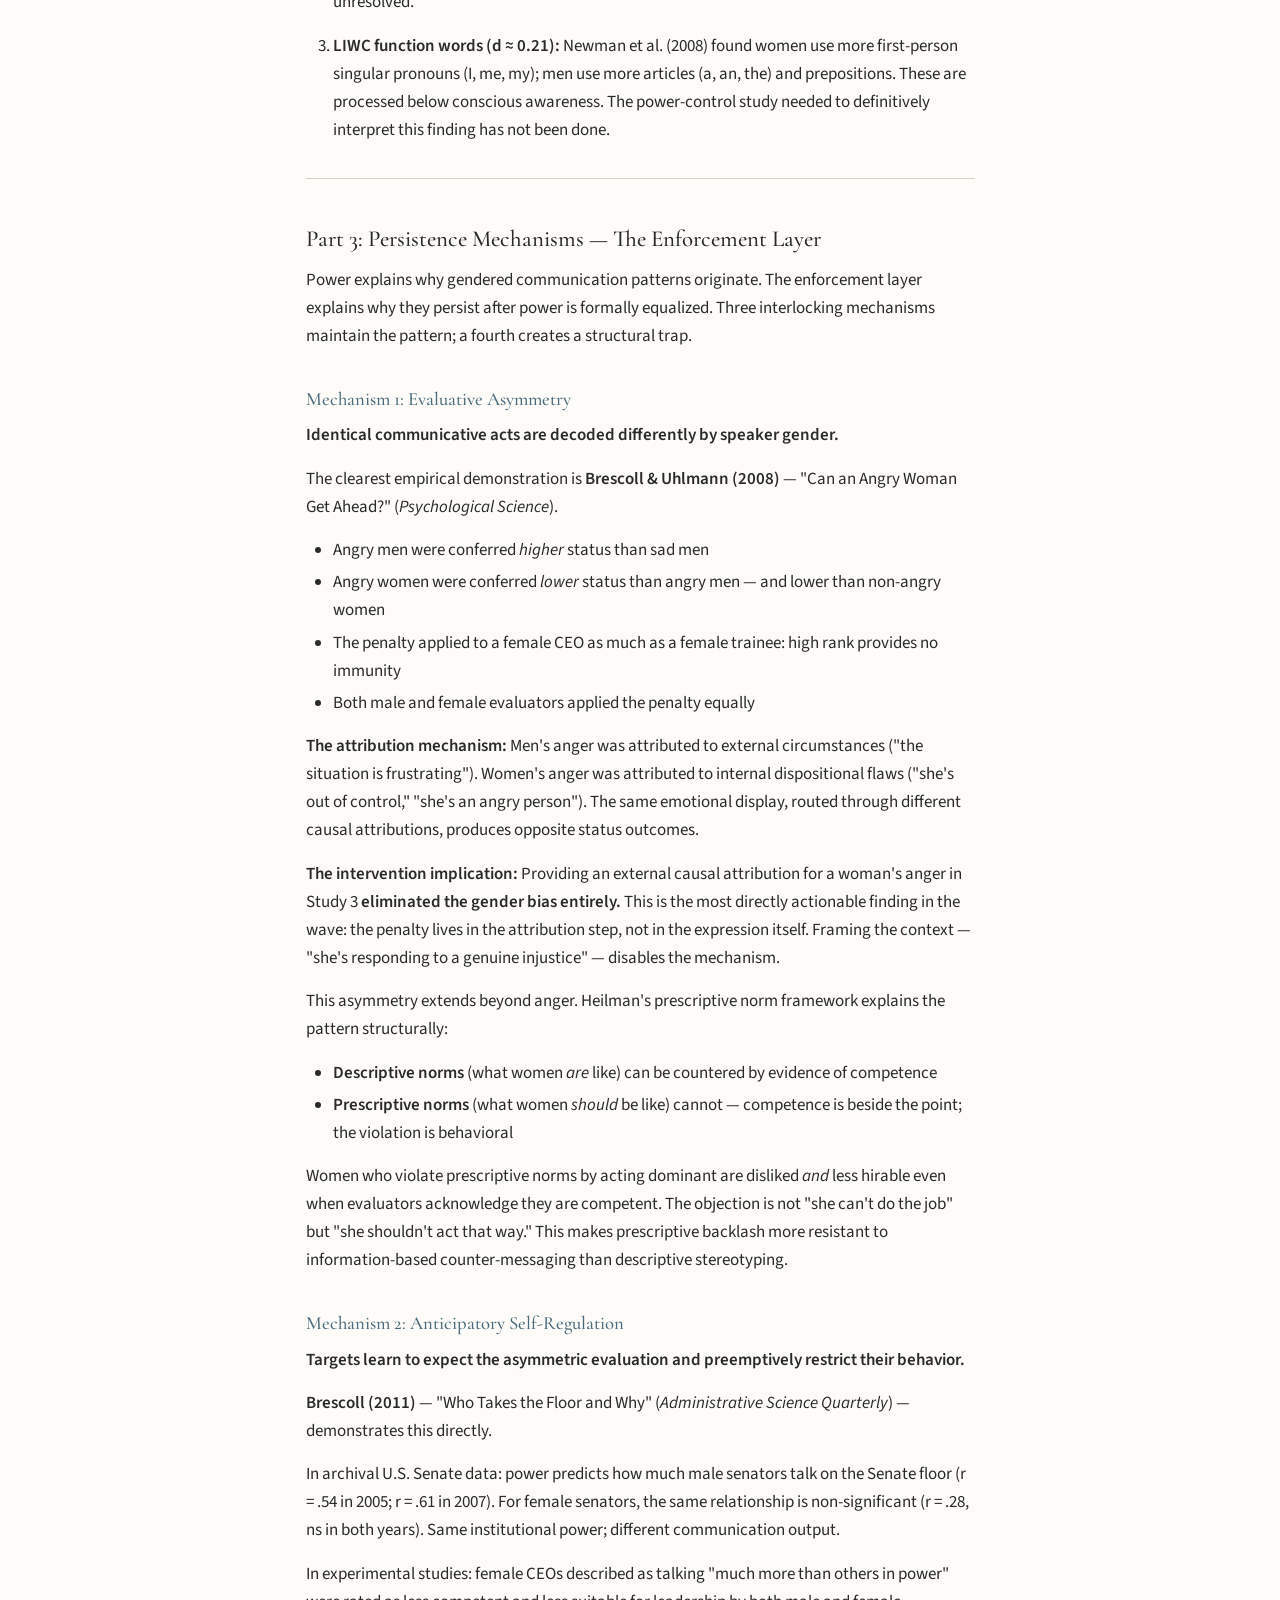
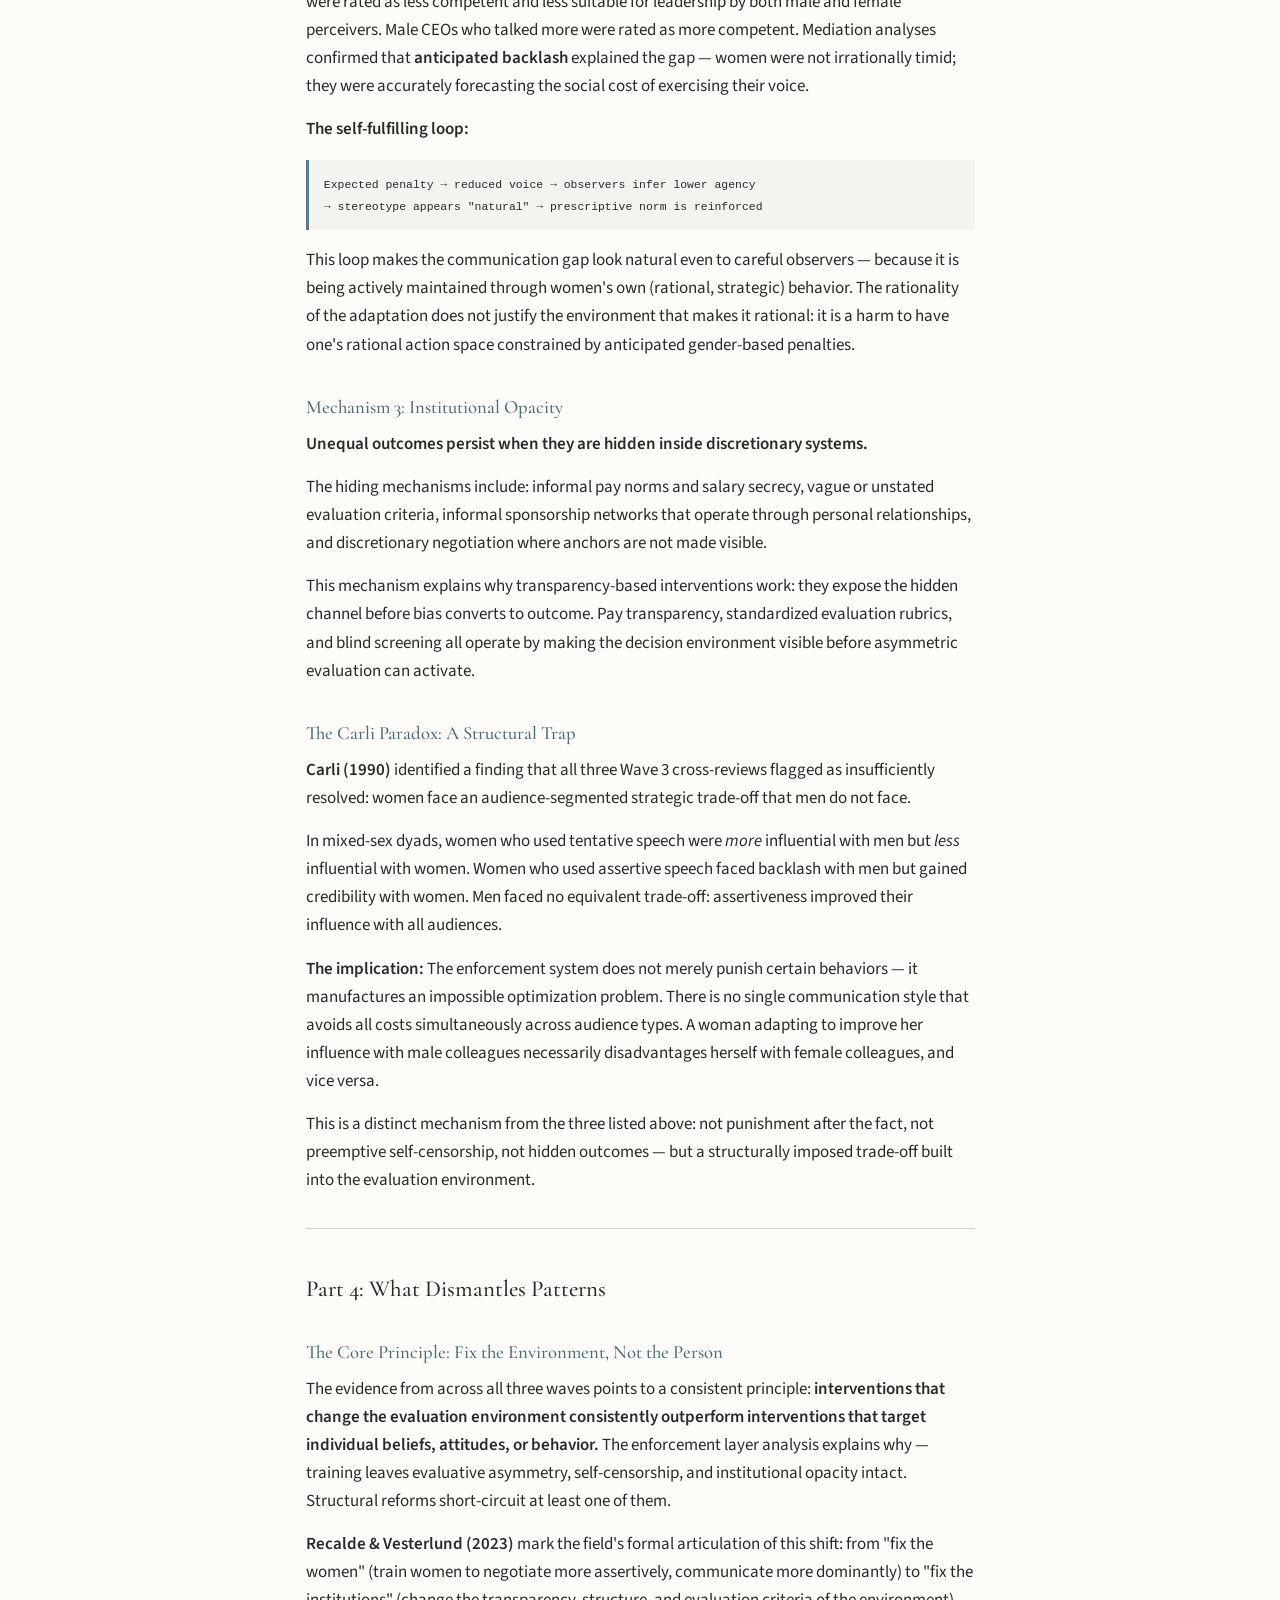
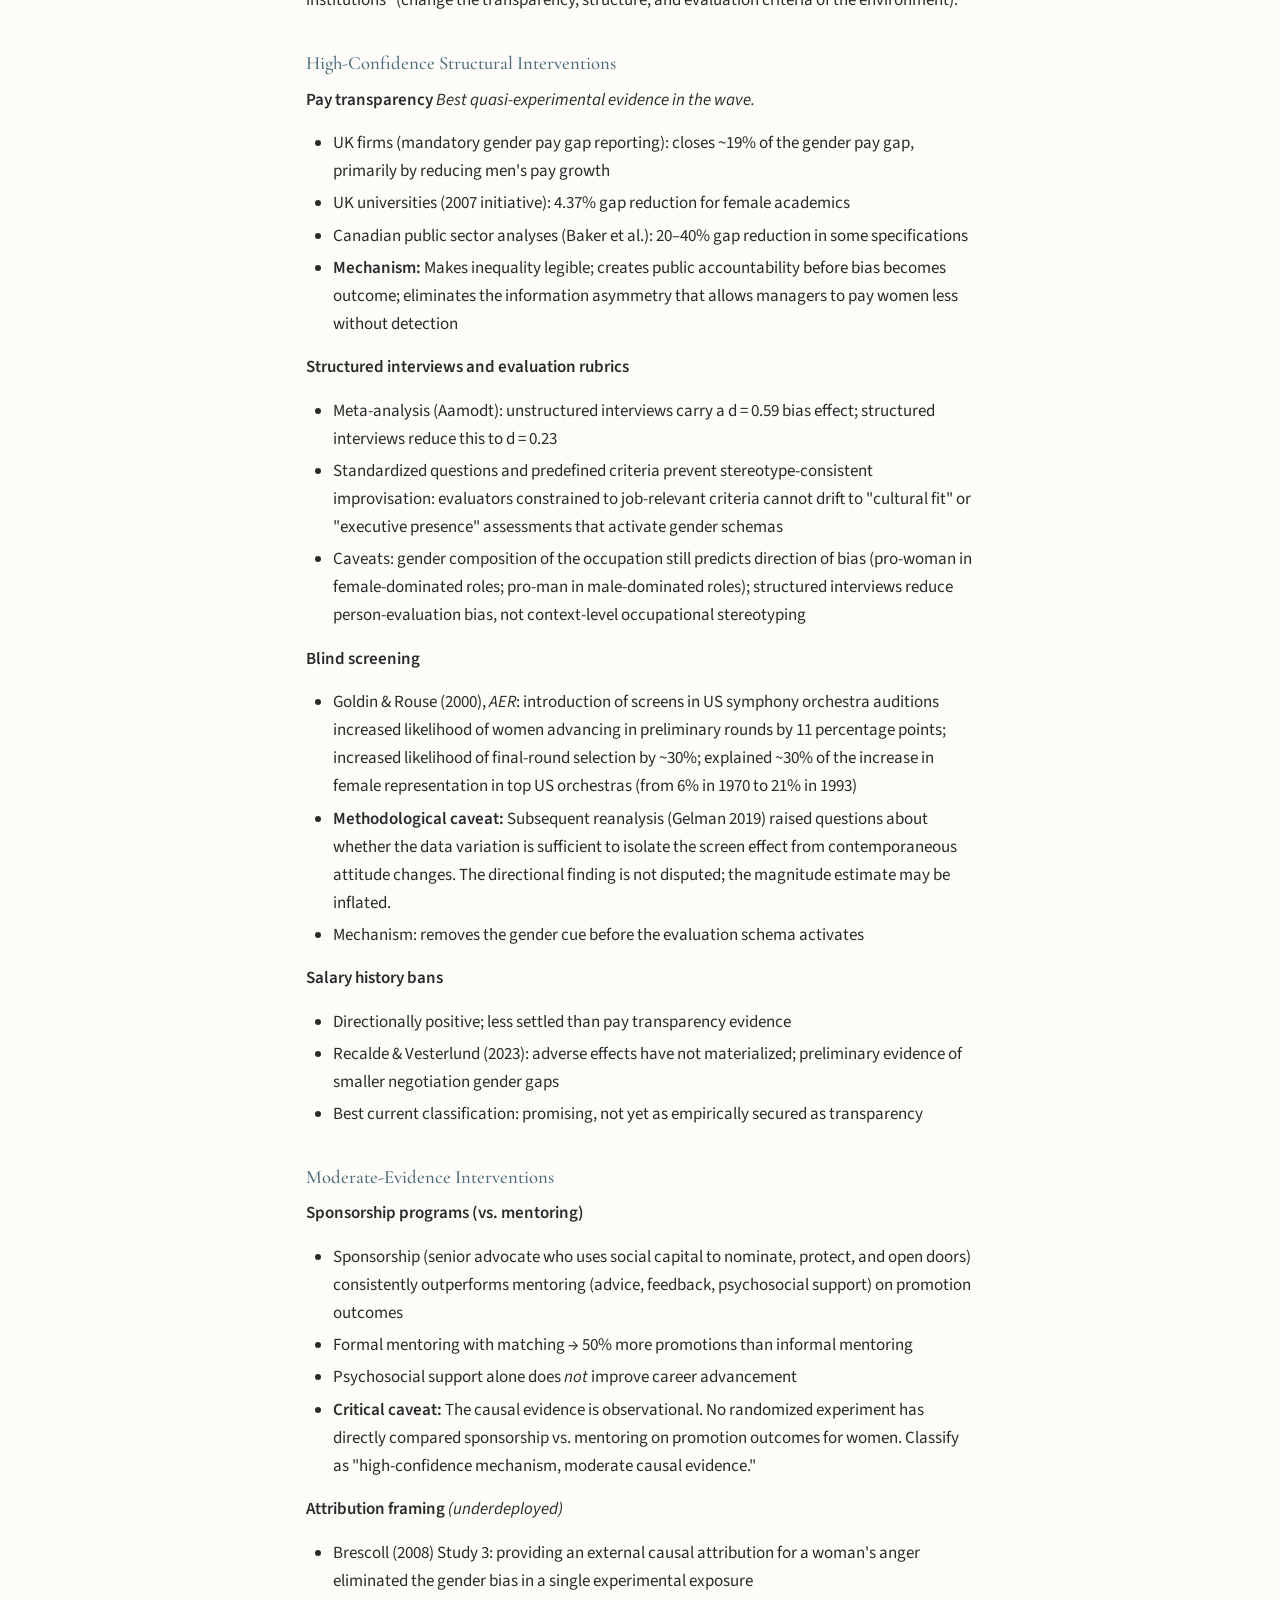
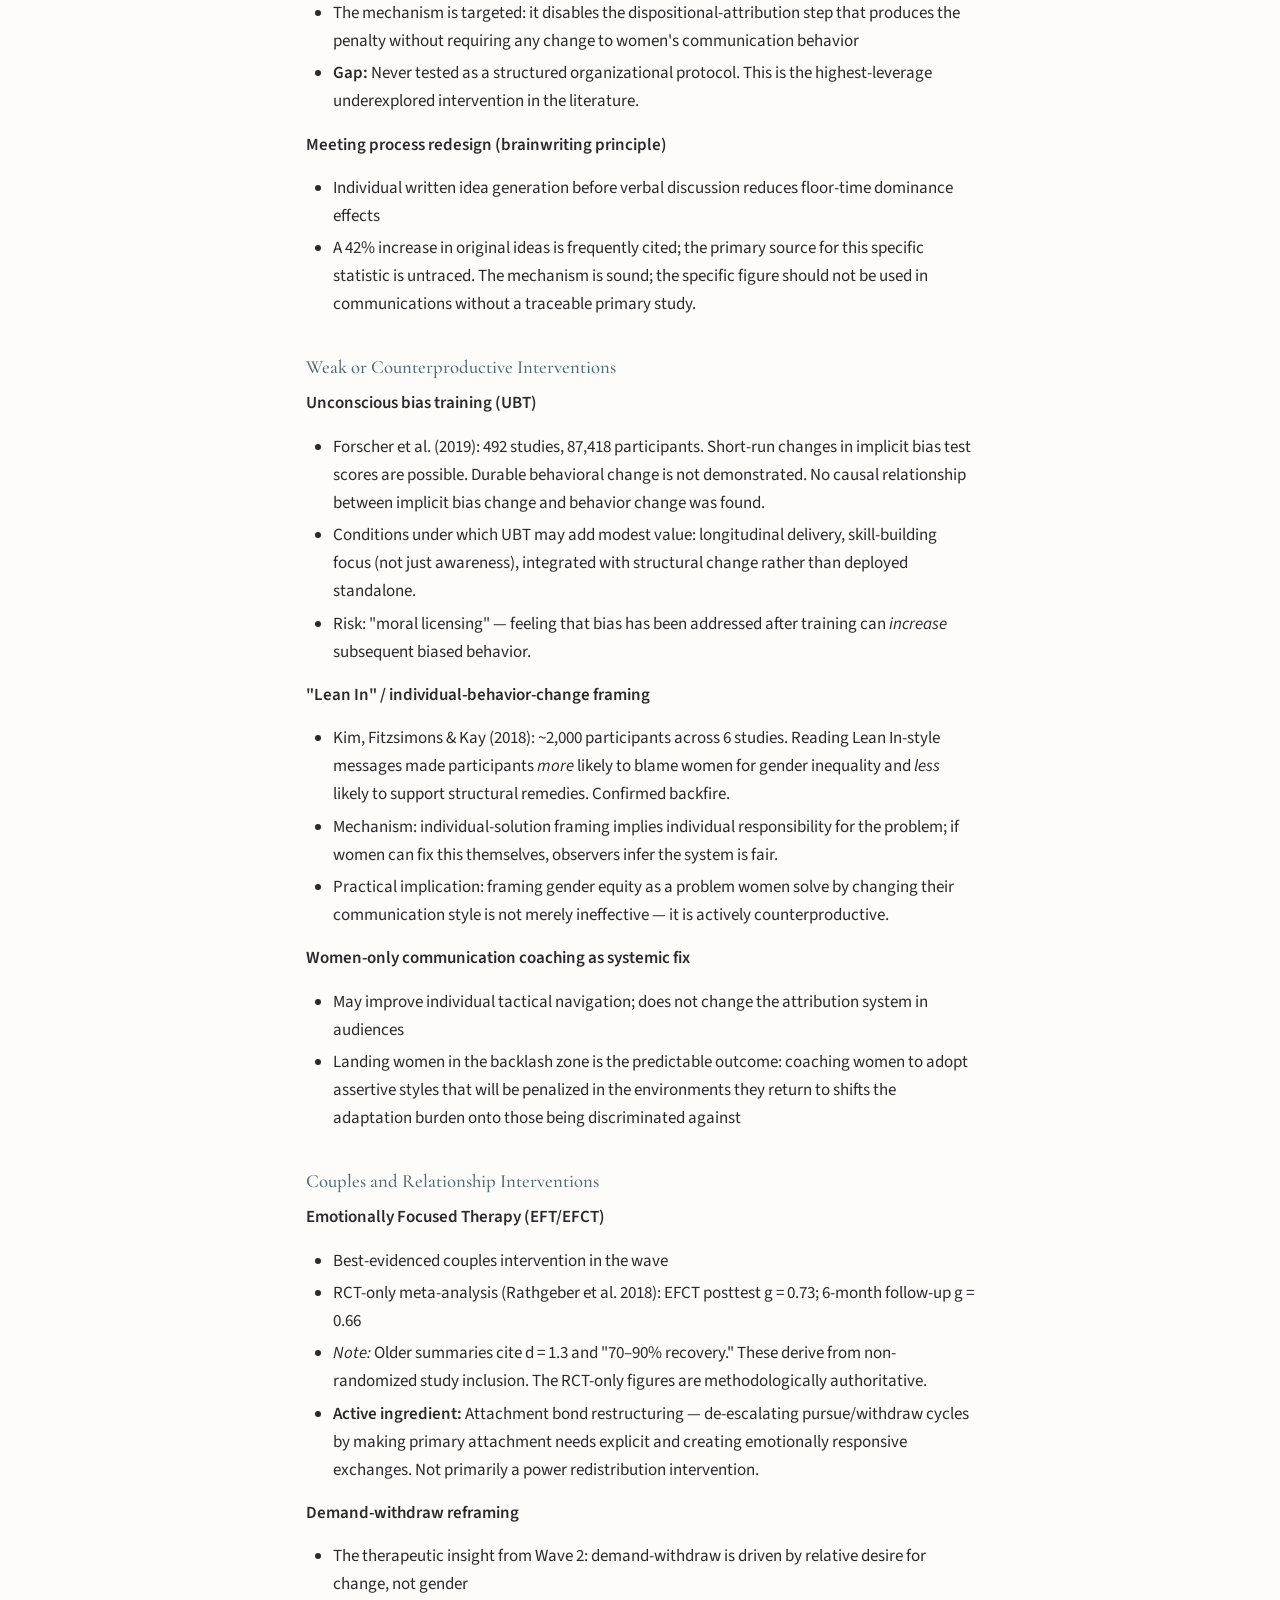
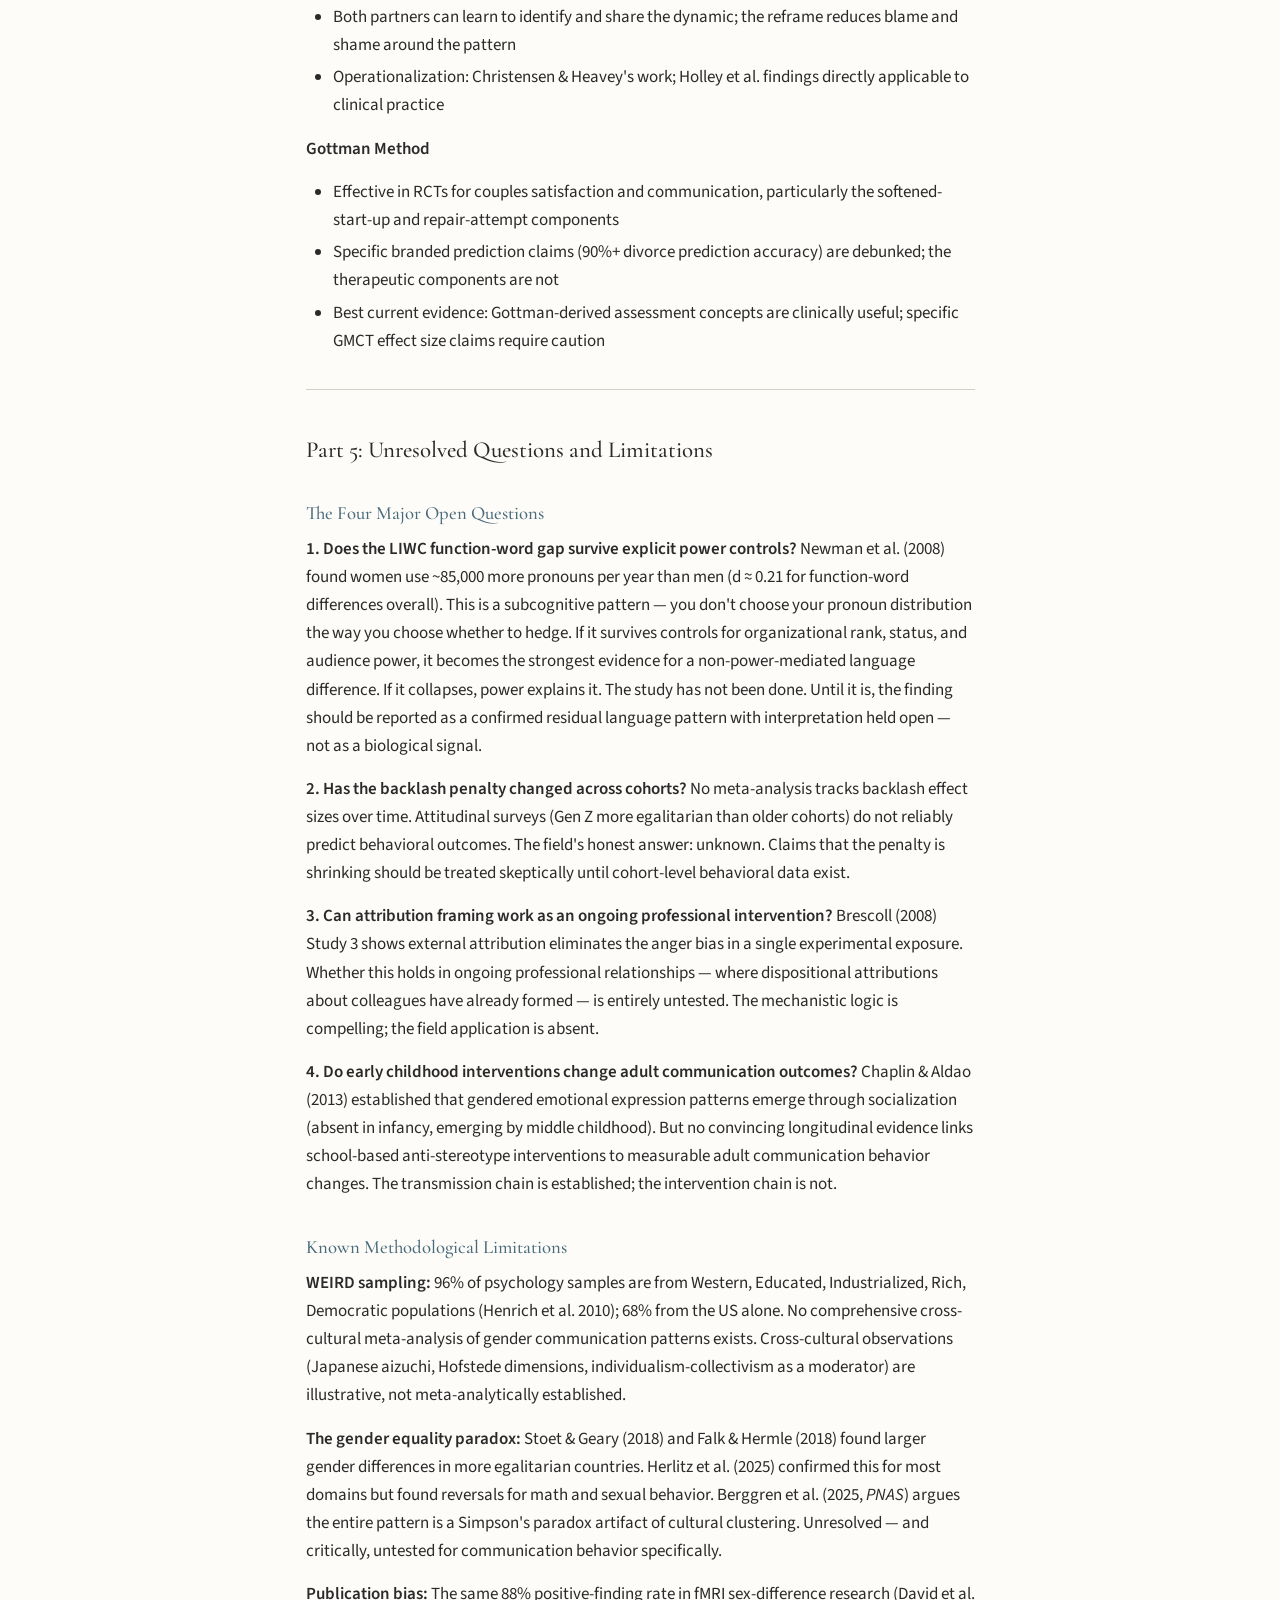
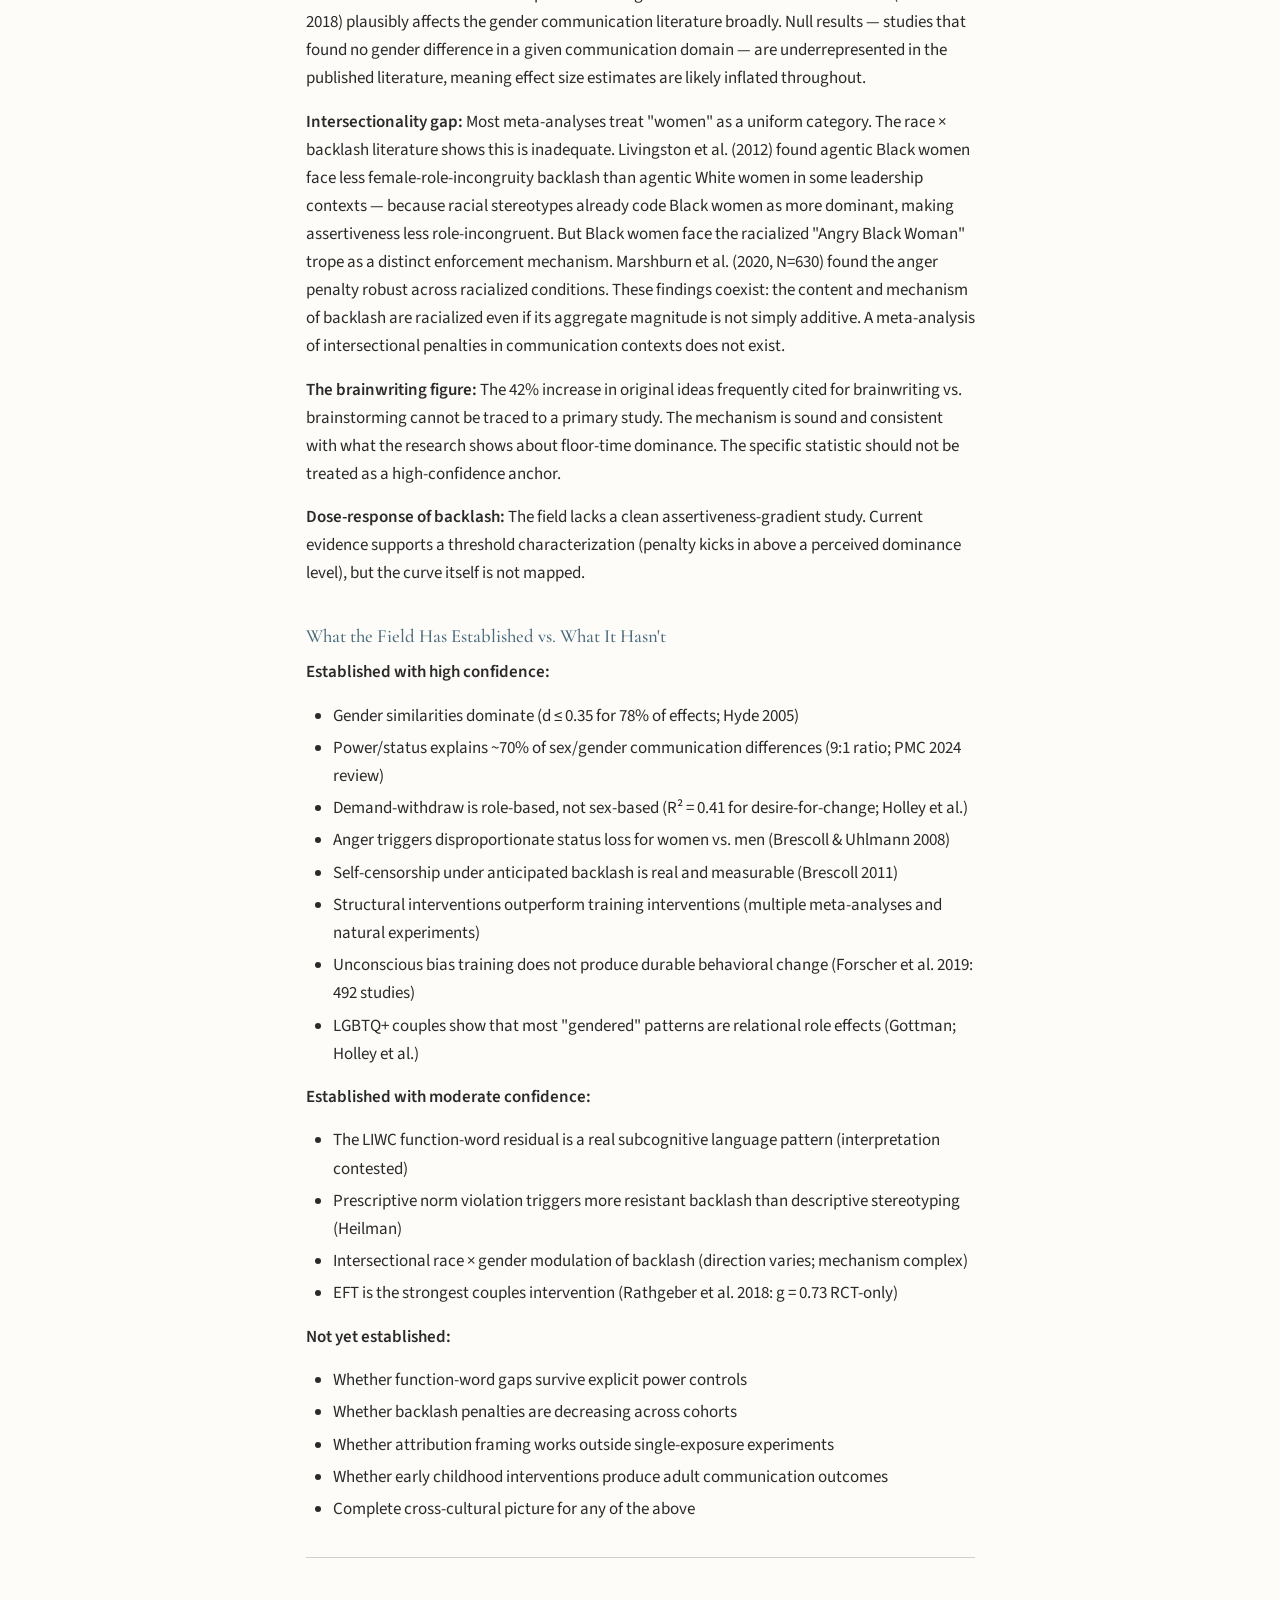
<file: male-female-communication/deliverable-1-comprehensive-summary.html>
<!DOCTYPE html>
<html lang="en">
<head>
  <meta charset="UTF-8">
  <meta name="viewport" content="width=device-width, initial-scale=1.0">
  <title>Deliverable 1: Comprehensive Summary — Male–Female Communication Patterns</title>
  <meta name="description" content="The full research synthesis. Covers the gender-similarities baseline, power as the primary predictor of communication behavior, the enforcement layer that maintains gaps after power is equalized, what actually works (with effect sizes), and what remains unresolved.">
  <link rel="preconnect" href="https://fonts.googleapis.com">
  <link rel="preconnect" href="https://fonts.gstatic.com" crossorigin>
  <link href="https://fonts.googleapis.com/css2?family=Cormorant+Garamond:ital,wght@0,400;0,500;0,600;1,400;1,500&family=Source+Sans+3:ital,wght@0,300;0,400;0,600;1,300;1,400&display=swap" rel="stylesheet">
  <style>
  *, *::before, *::after { margin: 0; padding: 0; box-sizing: border-box; }

  :root {
    --bg: #FDFCF9;
    --text: #2A2A2A;
    --text-secondary: #5E5E5E;
    --accent: #5C7A8A;
    --accent-hover: #486A7A;
    --rule: #D4CFC7;
    --card-bg: #FFFFFF;
    --card-border: #E8E4DC;
    --card-shadow: 0 1px 3px rgba(0,0,0,0.04), 0 4px 12px rgba(0,0,0,0.03);
  }

  html { font-size: 17px; }

  body {
    font-family: 'Source Sans 3', 'Georgia', serif;
    color: var(--text);
    background: var(--bg);
    line-height: 1.65;
    -webkit-font-smoothing: antialiased;
    -moz-osx-font-smoothing: grayscale;
  }

  .site {
    max-width: 720px;
    margin: 0 auto;
    padding: 0 1.5rem;
  }

  a { color: var(--accent); text-decoration: none; }
  a:hover { color: var(--accent-hover); }

  footer {
    border-top: 1px solid var(--rule);
    padding: 2rem 0 3rem;
    font-size: 0.78rem;
    color: #A0A0A0;
    font-weight: 300;
    letter-spacing: 0.02em;
  }

  @media (max-width: 600px) {
    html { font-size: 16px; }
  }

  /* ── Nav ── */
  .doc-nav {
    padding: 2rem 0 0;
    font-size: 0.82rem;
    color: var(--text-secondary);
  }

  .doc-nav a {
    color: var(--text-secondary);
    transition: color 0.15s;
  }

  .doc-nav a:hover { color: var(--accent); }

  /* ── Doc header ── */
  .doc-header {
    padding: 2.5rem 0 2rem;
    border-bottom: 1px solid var(--rule);
    margin-bottom: 2.5rem;
  }

  .doc-label {
    font-size: 0.72rem;
    font-weight: 600;
    text-transform: uppercase;
    letter-spacing: 0.14em;
    color: var(--accent);
    margin-bottom: 0.6rem;
  }

  .doc-header h1 {
    font-family: 'Cormorant Garamond', 'Georgia', serif;
    font-weight: 500;
    font-size: 2.2rem;
    letter-spacing: -0.01em;
    line-height: 1.2;
    color: var(--text);
    margin-bottom: 0.5rem;
  }

  .doc-subtitle {
    font-size: 0.95rem;
    color: var(--text-secondary);
    font-style: italic;
    font-weight: 300;
    margin-bottom: 1rem;
  }

  .doc-actions {
    display: flex;
    align-items: center;
    gap: 1.25rem;
    font-size: 0.82rem;
    margin-top: 1rem;
  }

  .doc-actions .btn-pdf {
    background: var(--accent);
    color: white;
    padding: 0.35rem 0.9rem;
    border-radius: 3px;
    font-weight: 600;
    font-size: 0.78rem;
    letter-spacing: 0.04em;
    transition: background 0.15s;
  }

  .doc-actions .btn-pdf:hover { background: var(--accent-hover); color: white; }

  .doc-actions .meta {
    color: #A0A0A0;
    font-size: 0.78rem;
  }

  /* ── Article content ── */
  article h1, article h2, article h3, article h4 {
    font-family: 'Cormorant Garamond', 'Georgia', serif;
    font-weight: 500;
    color: var(--text);
    line-height: 1.25;
    margin-top: 2em;
    margin-bottom: 0.55em;
  }

  article h1 { font-size: 1.7rem; border-bottom: 1px solid var(--rule); padding-bottom: 0.3em; }
  article h2 { font-size: 1.35rem; }
  article h3 { font-size: 1.1rem; color: var(--accent-hover); }

  article h4 {
    font-family: 'Source Sans 3', sans-serif;
    font-size: 0.78rem;
    font-weight: 600;
    text-transform: uppercase;
    letter-spacing: 0.08em;
    color: var(--text-secondary);
    margin-top: 1.5em;
  }

  article p { margin-bottom: 0.9em; }

  article ul, article ol {
    padding-left: 1.6em;
    margin-bottom: 0.9em;
  }

  article li { margin-bottom: 0.25em; }
  article li > ul, article li > ol { margin-top: 0.25em; margin-bottom: 0.25em; }

  article strong { font-weight: 600; }

  article hr {
    border: none;
    border-top: 1px solid var(--rule);
    margin: 2em 0;
  }

  article blockquote {
    border-left: 3px solid var(--accent);
    margin: 1.4em 0;
    padding: 0.5em 1.2em;
    color: var(--text-secondary);
    font-family: 'Cormorant Garamond', serif;
    font-size: 1.05rem;
    font-style: italic;
  }

  article blockquote p { margin: 0; }

  article code {
    font-family: 'SF Mono', 'Fira Mono', 'Consolas', monospace;
    font-size: 0.82em;
    background: rgba(92,122,138,0.09);
    color: var(--accent-hover);
    padding: 0.1em 0.35em;
    border-radius: 2px;
  }

  article pre {
    background: rgba(42,42,42,0.04);
    border-left: 3px solid var(--accent);
    padding: 0.9em 1.1em;
    margin: 1.2em 0;
    font-size: 0.82em;
    line-height: 1.6;
    overflow-x: auto;
  }

  article pre code { background: none; padding: 0; color: var(--text); }

  /* ── Tables ── */
  article table {
    width: 100%;
    border-collapse: collapse;
    font-size: 0.85rem;
    margin: 1.4em 0;
  }

  article thead tr { background: var(--accent); }

  article thead th {
    font-family: 'Source Sans 3', sans-serif;
    font-weight: 600;
    font-size: 0.72rem;
    letter-spacing: 0.06em;
    text-transform: uppercase;
    color: white;
    padding: 0.5em 0.8em;
    text-align: left;
  }

  article tbody tr:nth-child(even) { background: rgba(92,122,138,0.05); }

  article tbody td {
    padding: 0.45em 0.8em;
    border-bottom: 1px solid var(--card-border);
    vertical-align: top;
    font-size: 0.85rem;
  }

  @media (max-width: 600px) {
    .doc-header h1 { font-size: 1.6rem; }
    article table { font-size: 0.78rem; }
  }
</style>
</head>
<body>
  <div class="site">

    <nav class="doc-nav">
      <a href="./">← Male–Female Communication Patterns</a>
    </nav>

    <div class="doc-header">
      <div class="doc-label">Deliverable 1 &nbsp;·&nbsp; Research Pipeline</div>
      <h1>Comprehensive Summary</h1>
      <div class="doc-subtitle">Integrating Waves 1–3: Landscape · Power Mechanism · Enforcement Layer</div>
      <div class="doc-actions">
        <a class="btn-pdf" href="deliverable-1-comprehensive-summary.pdf">↓ Download PDF</a>
        <span class="meta">Published March 2026</span>
      </div>
    </div>

    <article>
      <h1 id="male-female-communication-patterns-a-research-summary">Male-Female Communication Patterns: A Research Summary</h1>
<h3 id="integrating-waves-13-landscape--power-mechanism--enforcement-layer">Integrating Waves 1–3: Landscape · Power Mechanism · Enforcement Layer</h3>
<hr />
<h2 id="preface-how-to-read-this-document">Preface: How to Read This Document</h2>
<p>The popular understanding of gendered communication is saturated with oversimplified narratives — "women talk more," "men are from Mars," "women just need to lean in." The research tells a more precise and more useful story. It has three chapters:</p>
<ol>
<li><strong>Most differences are small.</strong> Effect sizes across hundreds of meta-analyses are overwhelmingly in the negligible-to-small range. The distributions overlap far more than they differ.</li>
<li><strong>Power explains most of what remains.</strong> Communication differences that survive small-effect filtering are largely explained by status and social role, not by sex. When status is equalized, most behavioral gaps close.</li>
<li><strong>Enforcement explains why the gaps persist anyway.</strong> Even when structural power is equalized, a self-reinforcing mechanism — evaluative asymmetry, self-censorship, and institutional opacity — maintains gendered communication patterns. This mechanism is the reason that equalizing formal power is necessary but not sufficient.</li>
</ol>
<p>The practical implication runs throughout: interventions that target individual behavior change (training, coaching, exhortation) consistently underperform interventions that target the evaluation environment and institutional structure.</p>
<hr />
<h2 id="part-1-the-baseline--gender-similarities-dominate">Part 1: The Baseline — Gender Similarities Dominate</h2>
<h3 id="the-hyde-meta-meta-analysis">The Hyde Meta-Meta-Analysis</h3>
<p>The empirical foundation of the field is <strong>Hyde (2005)</strong>, a meta-analysis of 46 meta-analyses yielding 124 effect sizes. The finding: <strong>78% of gender differences are small (d &lt; 0.35) or negligible (d &lt; 0.10).</strong> This is not a fringe critique of gender research — it is the consensus of the field's most comprehensive synthesis.</p>
<p>The <strong>Zell, Krizan &amp; Teeter (2015)</strong> meta-synthesis extended this. Analyzing 106 meta-analyses, 21,174 distinct findings, and over 12 million participants, they found an average absolute gender difference of <strong>d = 0.21 (SD = 0.14)</strong> — 46% small, 39% very small. The overlap between male and female distributions across psychological variables is the rule, not the exception.</p>
<h3 id="the-talkativeness-inversion">The Talkativeness Inversion</h3>
<p>The "women talk more" claim is one of the most durable myths in the popular literature. <strong>Mehl et al. (2007)</strong> deployed electronically activated recorders on approximately 2,000 participants: both sexes spoke approximately 16,000 words per day (d = 0.07). <strong>Leaper &amp; Ayres (2007)</strong> meta-analysis found adults: men talk slightly more (d = 0.14, M &gt; F). The stereotype is empirically backwards.</p>
<h3 id="master-effect-size-table-communication-specific-domains">Master Effect Size Table: Communication-Specific Domains</h3>
<table>
<thead>
<tr class="header">
<th>Domain</th>
<th>Meta-Analysis</th>
<th>d</th>
<th>Direction</th>
<th>N</th>
</tr>
</thead>
<tbody>
<tr class="odd">
<td>Talkativeness (adults)</td>
<td>Leaper &amp; Ayres 2007</td>
<td>0.14</td>
<td>M &gt; F</td>
<td>—</td>
</tr>
<tr class="even">
<td>Affiliative speech</td>
<td>Leaper &amp; Ayres 2007</td>
<td>0.12</td>
<td>F &gt; M</td>
<td>—</td>
</tr>
<tr class="odd">
<td>Assertive speech</td>
<td>Leaper &amp; Ayres 2007</td>
<td>0.09</td>
<td>M &gt; F</td>
<td>—</td>
</tr>
<tr class="even">
<td>Self-disclosure (overall)</td>
<td>Dindia &amp; Allen 1992</td>
<td>0.18</td>
<td>F &gt; M</td>
<td>205 studies, N=23,702</td>
</tr>
<tr class="odd">
<td>Self-disclosure (to stranger)</td>
<td>Dindia &amp; Allen 1992</td>
<td>0.07</td>
<td>F &gt; M</td>
<td>—</td>
</tr>
<tr class="even">
<td>Interruptions (overall)</td>
<td>Anderson &amp; Leaper 1998</td>
<td>0.15</td>
<td>M &gt; F</td>
<td>43 studies</td>
</tr>
<tr class="odd">
<td>Intrusive interruptions</td>
<td>Anderson &amp; Leaper 1998</td>
<td>0.33</td>
<td>M &gt; F</td>
<td>—</td>
</tr>
<tr class="even">
<td>Tentative language</td>
<td>Leaper &amp; Robnett 2011</td>
<td>0.23</td>
<td>F &gt; M</td>
<td>29 studies, N=3,502</td>
</tr>
<tr class="odd">
<td>Smiling (overall)</td>
<td>LaFrance et al. 2003</td>
<td>0.41</td>
<td>F &gt; M</td>
<td>162 reports</td>
</tr>
<tr class="even">
<td>Smiling (unaware of observation)</td>
<td>LaFrance et al. 2003</td>
<td>0.19</td>
<td>F &gt; M</td>
<td>—</td>
</tr>
<tr class="odd">
<td>Emotion recognition</td>
<td>Connolly et al. 2025</td>
<td>0.24</td>
<td>F &gt; M</td>
<td>1,011 studies, N=837,637</td>
</tr>
<tr class="even">
<td>Empathizing (self-report)</td>
<td>Greenberg et al. 2018</td>
<td>0.39</td>
<td>F &gt; M</td>
<td>N=671,606</td>
</tr>
<tr class="odd">
<td>Negotiation outcomes</td>
<td>Mazei et al. 2015</td>
<td>~0.20</td>
<td>M &gt; F</td>
<td>123 ESs, N=10,888</td>
</tr>
<tr class="even">
<td>Cooperation</td>
<td>Balliet et al. 2023</td>
<td>0.01</td>
<td>None</td>
<td>20 societies</td>
</tr>
</tbody>
</table>
<p><strong>Key pattern:</strong> Nothing in the communication domain exceeds d = 0.50. The largest effect — smiling (d = 0.41) — halves when people don't know they're being observed.</p>
<h3 id="stereotype-inversions">Stereotype Inversions</h3>
<p>Several meta-analytic findings directly contradict popular beliefs:</p>
<ul>
<li><strong>Men talk more</strong> (d = 0.14, Leaper &amp; Ayres 2007)</li>
<li><strong>Women and men ask for raises at equal rates</strong> — Artz, Goodall &amp; Oswald (2018): women under 40 have closed the negotiation-initiation gap entirely</li>
<li><strong>No gender difference in cooperation</strong> (d = 0.01, Balliet et al. 2023, 20 societies)</li>
<li><strong>Men's apology rate per offense equals women's</strong> — Schumann &amp; Ross (2010): women perceive more offenses; per-offense rates are equal</li>
</ul>
<h3 id="the-neuroscience-picture">The Neuroscience Picture</h3>
<p><strong>What is real after methodological correction:</strong></p>
<ul>
<li>Total brain volume: d ≈ 1.4 (males larger) — tracks body size, not cognitive capacity; does not predict communication behavior</li>
<li>Regional differences: most shrink to d &lt; 0.20 after volume correction (Eliot et al. 2021); sex/gender explains ~1% of total brain variance</li>
<li>Emotion recognition: d = 0.24, N = 837,637 (Connolly et al. 2025) — small but extremely robust; represents a perceptual-capacity difference, not a conversational-behavior difference</li>
</ul>
<p><strong>What is debunked:</strong></p>
<ul>
<li>Language lateralization: Sommer et al. (2004) meta-analysis, d = 0.21, CI includes 0</li>
<li>Corpus callosum size difference: null after brain-size correction (Bishop &amp; Wahlsten 1997)</li>
<li>Newborn face preference: 2025 meta-analysis, d = 0.17, non-significant; original study was unblinded</li>
</ul>
<p><strong>The publication bias problem:</strong> David et al. (2018) found 88% of fMRI sex-difference studies reported positive findings. Median sample size was n = 32. Neuroimaging sex-difference claims from studies below n = 1,000 should be treated skeptically.</p>
<p><strong>The brain mosaic:</strong> Joel et al. (2015): only 0–8% of brains are internally consistent across all measures as "male-type" or "female-type." Del Giudice's counter: discriminant analysis can still classify sex at 69–77% accuracy. Both are correct simultaneously — brains are classifiable as a population but mosaic at the individual level.</p>
<hr />
<h2 id="part-2-the-power-mechanism--status-explains-more-than-sex">Part 2: The Power Mechanism — Status Explains More Than Sex</h2>
<h3 id="the-obarr--atkins-discovery-1980">The O'Barr &amp; Atkins Discovery (1980)</h3>
<p>The foundational study. O'Barr &amp; Atkins observed 30 months of courtroom speech across a broad spectrum of witnesses. <strong>Robin Lakoff's (1975) "women's language" features</strong> — hedges ("sort of," "kind of"), tag questions ("isn't it?"), uptalk, super-polite forms, intensifiers — were real. Lakoff was right about the features. But she was wrong about the cause.</p>
<p>O'Barr &amp; Atkins found these features correlated with <strong>social power, not gender.</strong> A low-status male ambulance driver used them at high rates. A female doctor used them at low rates. High-status women and low-status men were more similar to each other than to their same-gender counterparts.</p>
<p>Their conclusion: "Women's language" is <strong>powerless language.</strong> The features mark position in a status hierarchy, not membership in a gender category.</p>
<p><strong>Subsequent experimental work</strong> (Bradac &amp; Mulac; multiple replications post-2000) confirmed: powerless speech features reliably damage speaker credibility regardless of speaker gender, and the damage operates independently of communicator sex. The status signal in the features is real; the gender signal was an artifact of who typically occupies low-status positions.</p>
<h3 id="experimental-tests-manipulating-power-independent-of-gender">Experimental Tests: Manipulating Power Independent of Gender</h3>
<p>Direct experimental evidence confirms that power predicts communication behavior when gender is held constant:</p>
<ul>
<li><strong>Kollock, Blumstein &amp; Schwartz (1985):</strong> In mixed-gender couples, high-power partners (regardless of gender) interrupted more and controlled conversation flow. In equal-power couples, no significant gender differences in interruption rates.</li>
<li><strong>Dovidio et al. (1988):</strong> On "feminine-typed" tasks, women with expertise showed more dominant nonverbal behavior (more eye contact while speaking, less while listening) than men. On gender-neutral tasks, men were more assertive nonverbally. <em>The task domain, not sex, predicted the display.</em></li>
<li><strong>Karpowitz &amp; Mendelberg (2012):</strong> Under majority-rule decision-making, women spoke significantly less than men. Under unanimous/consensus rules — which institutionally elevated every voice — the participation gap disappeared.</li>
<li><strong>Kiesling (1997):</strong> Within all-male fraternity groups, communication style varied by hierarchical position. Power predicted style with gender held constant.</li>
</ul>
<p><strong>Systematic review (PMC 2024, PMCID: PMC10898859):</strong> The most comprehensive test to date identified 59 experimental power manipulation effects and 102 sex/gender meta-analytic findings. <strong>70.59% (72/102) of sex/gender differences were consistent with power effects; only 7.84% (8/102) were inconsistent — a 9:1 ratio.</strong> For communion-related communication behaviors specifically, the consistency was 80%.</p>
<h3 id="the-role-based-demand-withdraw-pattern">The Role-Based Demand-Withdraw Pattern</h3>
<p>The demand-withdraw dynamic — one partner demands change, the other withdraws — is frequently cited as a gendered pattern (wives demand; husbands withdraw). The evidence says otherwise.</p>
<p><strong>Holley, Sturm &amp; Levenson</strong> studied 63 heterosexual, gay, and lesbian couples:</p>
<ul>
<li>Demand-withdraw by couple type: ηp² = .01 (essentially null; sample sizes of 270–9,630 would be needed to reach significance if the null effect were real — confirming genuine similarity)</li>
<li><strong>Relative desire for change</strong> predicted demand-withdraw role differentiation: R² = 0.41 (p &lt; .01)</li>
<li>The interaction between couple type and desire-for-change: not significant</li>
</ul>
<p><strong>Schrodt et al. (2013)</strong> meta-analysis (74 studies, N=14,255): Effect sizes for wife-demand/husband-withdraw (r ≈ .38) and husband-demand/wife-withdraw (r ≈ .39) are virtually identical. The pattern is role-based.</p>
<p>The explanation: in heterosexual couples, wives more often want relationship change than husbands — reflecting structural asymmetry (the current arrangement serves them less well). Remove the asymmetry and the pattern follows whoever wants change, regardless of sex.</p>
<h3 id="the-lgbtq-natural-experiment">The LGBTQ+ Natural Experiment</h3>
<p>Same-sex couples provide the critical test: hold biological sex constant within each couple and remove the gendered role template. What happens to "gendered" communication patterns?</p>
<p><strong>Gottman's 12-year study</strong> of same-sex and heterosexual couples:</p>
<ul>
<li>Relationship satisfaction: equivalent across all couple types</li>
<li>Hostile communication tactics: lower in same-sex couples</li>
<li>Demand-withdraw: identical when desire-for-change is controlled</li>
<li>Task division: same-sex couples divide by skill, not gender role</li>
</ul>
<p><strong>Holley et al.</strong> (above): demand-withdraw collapses to the desire-for-change variable across all three couple types.</p>
<p><strong>Broader LGBTQ+ literature (Peplau, Diamond, and others):</strong> Lesbian couples often report the highest emotional intimacy; gay male couples show more autonomy negotiation. Neither maps onto heterosexual gender role templates. The variation demonstrates that "gendered" communication patterns are overwhelmingly relational role effects, not sex-inherent effects.</p>
<p><strong>Implication:</strong> Remove the gender-role template and most "gendered" communication patterns attenuate or disappear. The template, not the sex, is doing most of the work.</p>
<h3 id="where-power-explanation-has-limits">Where Power Explanation Has Limits</h3>
<p>Power explains behavioral tendencies. It does not explain why those tendencies persist when power is equalized. Three residual effects survive after power controls and point toward the enforcement layer:</p>
<ol>
<li><p><strong>The backlash penalty:</strong> Women who gain status and adopt high-power communication face a competency penalty that men using identical behavior do not face. A 2024 systematic review that otherwise found the 9:1 power-consistency ratio explicitly noted that backlash constitutes a residual gender effect the power model does not absorb.</p></li>
<li><p><strong>Smiling when unobserved (d = 0.19):</strong> LaFrance et al. (2003) found the smiling gap halves when people don't know they're being watched, but a residual remains. Whether this reflects internalized display rules, affective differences, or residual power effects from habituation is unresolved.</p></li>
<li><p><strong>LIWC function words (d ≈ 0.21):</strong> Newman et al. (2008) found women use more first-person singular pronouns (I, me, my); men use more articles (a, an, the) and prepositions. These are processed below conscious awareness. The power-control study needed to definitively interpret this finding has not been done.</p></li>
</ol>
<hr />
<h2 id="part-3-persistence-mechanisms--the-enforcement-layer">Part 3: Persistence Mechanisms — The Enforcement Layer</h2>
<p>Power explains why gendered communication patterns originate. The enforcement layer explains why they persist after power is formally equalized. Three interlocking mechanisms maintain the pattern; a fourth creates a structural trap.</p>
<h3 id="mechanism-1-evaluative-asymmetry">Mechanism 1: Evaluative Asymmetry</h3>
<p><strong>Identical communicative acts are decoded differently by speaker gender.</strong></p>
<p>The clearest empirical demonstration is <strong>Brescoll &amp; Uhlmann (2008)</strong> — "Can an Angry Woman Get Ahead?" (<em>Psychological Science</em>).</p>
<ul>
<li>Angry men were conferred <em>higher</em> status than sad men</li>
<li>Angry women were conferred <em>lower</em> status than angry men — and lower than non-angry women</li>
<li>The penalty applied to a female CEO as much as a female trainee: high rank provides no immunity</li>
<li>Both male and female evaluators applied the penalty equally</li>
</ul>
<p><strong>The attribution mechanism:</strong> Men's anger was attributed to external circumstances ("the situation is frustrating"). Women's anger was attributed to internal dispositional flaws ("she's out of control," "she's an angry person"). The same emotional display, routed through different causal attributions, produces opposite status outcomes.</p>
<p><strong>The intervention implication:</strong> Providing an external causal attribution for a woman's anger in Study 3 <strong>eliminated the gender bias entirely.</strong> This is the most directly actionable finding in the wave: the penalty lives in the attribution step, not in the expression itself. Framing the context — "she's responding to a genuine injustice" — disables the mechanism.</p>
<p>This asymmetry extends beyond anger. Heilman's prescriptive norm framework explains the pattern structurally:</p>
<ul>
<li><strong>Descriptive norms</strong> (what women <em>are</em> like) can be countered by evidence of competence</li>
<li><strong>Prescriptive norms</strong> (what women <em>should</em> be like) cannot — competence is beside the point; the violation is behavioral</li>
</ul>
<p>Women who violate prescriptive norms by acting dominant are disliked <em>and</em> less hirable even when evaluators acknowledge they are competent. The objection is not "she can't do the job" but "she shouldn't act that way." This makes prescriptive backlash more resistant to information-based counter-messaging than descriptive stereotyping.</p>
<h3 id="mechanism-2-anticipatory-self-regulation">Mechanism 2: Anticipatory Self-Regulation</h3>
<p><strong>Targets learn to expect the asymmetric evaluation and preemptively restrict their behavior.</strong></p>
<p><strong>Brescoll (2011)</strong> — "Who Takes the Floor and Why" (<em>Administrative Science Quarterly</em>) — demonstrates this directly.</p>
<p>In archival U.S. Senate data: power predicts how much male senators talk on the Senate floor (r = .54 in 2005; r = .61 in 2007). For female senators, the same relationship is non-significant (r = .28, ns in both years). Same institutional power; different communication output.</p>
<p>In experimental studies: female CEOs described as talking "much more than others in power" were rated as less competent and less suitable for leadership by both male and female perceivers. Male CEOs who talked more were rated as more competent. Mediation analyses confirmed that <strong>anticipated backlash</strong> explained the gap — women were not irrationally timid; they were accurately forecasting the social cost of exercising their voice.</p>
<p><strong>The self-fulfilling loop:</strong></p>
<pre><code>Expected penalty → reduced voice → observers infer lower agency
→ stereotype appears &quot;natural&quot; → prescriptive norm is reinforced
</code></pre>
<p>This loop makes the communication gap look natural even to careful observers — because it is being actively maintained through women's own (rational, strategic) behavior. The rationality of the adaptation does not justify the environment that makes it rational: it is a harm to have one's rational action space constrained by anticipated gender-based penalties.</p>
<h3 id="mechanism-3-institutional-opacity">Mechanism 3: Institutional Opacity</h3>
<p><strong>Unequal outcomes persist when they are hidden inside discretionary systems.</strong></p>
<p>The hiding mechanisms include: informal pay norms and salary secrecy, vague or unstated evaluation criteria, informal sponsorship networks that operate through personal relationships, and discretionary negotiation where anchors are not made visible.</p>
<p>This mechanism explains why transparency-based interventions work: they expose the hidden channel before bias converts to outcome. Pay transparency, standardized evaluation rubrics, and blind screening all operate by making the decision environment visible before asymmetric evaluation can activate.</p>
<h3 id="the-carli-paradox-a-structural-trap">The Carli Paradox: A Structural Trap</h3>
<p><strong>Carli (1990)</strong> identified a finding that all three Wave 3 cross-reviews flagged as insufficiently resolved: women face an audience-segmented strategic trade-off that men do not face.</p>
<p>In mixed-sex dyads, women who used tentative speech were <em>more</em> influential with men but <em>less</em> influential with women. Women who used assertive speech faced backlash with men but gained credibility with women. Men faced no equivalent trade-off: assertiveness improved their influence with all audiences.</p>
<p><strong>The implication:</strong> The enforcement system does not merely punish certain behaviors — it manufactures an impossible optimization problem. There is no single communication style that avoids all costs simultaneously across audience types. A woman adapting to improve her influence with male colleagues necessarily disadvantages herself with female colleagues, and vice versa.</p>
<p>This is a distinct mechanism from the three listed above: not punishment after the fact, not preemptive self-censorship, not hidden outcomes — but a structurally imposed trade-off built into the evaluation environment.</p>
<hr />
<h2 id="part-4-what-dismantles-patterns">Part 4: What Dismantles Patterns</h2>
<h3 id="the-core-principle-fix-the-environment-not-the-person">The Core Principle: Fix the Environment, Not the Person</h3>
<p>The evidence from across all three waves points to a consistent principle: <strong>interventions that change the evaluation environment consistently outperform interventions that target individual beliefs, attitudes, or behavior.</strong> The enforcement layer analysis explains why — training leaves evaluative asymmetry, self-censorship, and institutional opacity intact. Structural reforms short-circuit at least one of them.</p>
<p><strong>Recalde &amp; Vesterlund (2023)</strong> mark the field's formal articulation of this shift: from "fix the women" (train women to negotiate more assertively, communicate more dominantly) to "fix the institutions" (change the transparency, structure, and evaluation criteria of the environment).</p>
<h3 id="high-confidence-structural-interventions">High-Confidence Structural Interventions</h3>
<p><strong>Pay transparency</strong> <em>Best quasi-experimental evidence in the wave.</em></p>
<ul>
<li>UK firms (mandatory gender pay gap reporting): closes ~19% of the gender pay gap, primarily by reducing men's pay growth</li>
<li>UK universities (2007 initiative): 4.37% gap reduction for female academics</li>
<li>Canadian public sector analyses (Baker et al.): 20–40% gap reduction in some specifications</li>
<li><strong>Mechanism:</strong> Makes inequality legible; creates public accountability before bias becomes outcome; eliminates the information asymmetry that allows managers to pay women less without detection</li>
</ul>
<p><strong>Structured interviews and evaluation rubrics</strong></p>
<ul>
<li>Meta-analysis (Aamodt): unstructured interviews carry a d = 0.59 bias effect; structured interviews reduce this to d = 0.23</li>
<li>Standardized questions and predefined criteria prevent stereotype-consistent improvisation: evaluators constrained to job-relevant criteria cannot drift to "cultural fit" or "executive presence" assessments that activate gender schemas</li>
<li>Caveats: gender composition of the occupation still predicts direction of bias (pro-woman in female-dominated roles; pro-man in male-dominated roles); structured interviews reduce person-evaluation bias, not context-level occupational stereotyping</li>
</ul>
<p><strong>Blind screening</strong></p>
<ul>
<li>Goldin &amp; Rouse (2000), <em>AER</em>: introduction of screens in US symphony orchestra auditions increased likelihood of women advancing in preliminary rounds by 11 percentage points; increased likelihood of final-round selection by ~30%; explained ~30% of the increase in female representation in top US orchestras (from 6% in 1970 to 21% in 1993)</li>
<li><strong>Methodological caveat:</strong> Subsequent reanalysis (Gelman 2019) raised questions about whether the data variation is sufficient to isolate the screen effect from contemporaneous attitude changes. The directional finding is not disputed; the magnitude estimate may be inflated.</li>
<li>Mechanism: removes the gender cue before the evaluation schema activates</li>
</ul>
<p><strong>Salary history bans</strong></p>
<ul>
<li>Directionally positive; less settled than pay transparency evidence</li>
<li>Recalde &amp; Vesterlund (2023): adverse effects have not materialized; preliminary evidence of smaller negotiation gender gaps</li>
<li>Best current classification: promising, not yet as empirically secured as transparency</li>
</ul>
<h3 id="moderate-evidence-interventions">Moderate-Evidence Interventions</h3>
<p><strong>Sponsorship programs (vs. mentoring)</strong></p>
<ul>
<li>Sponsorship (senior advocate who uses social capital to nominate, protect, and open doors) consistently outperforms mentoring (advice, feedback, psychosocial support) on promotion outcomes</li>
<li>Formal mentoring with matching → 50% more promotions than informal mentoring</li>
<li>Psychosocial support alone does <em>not</em> improve career advancement</li>
<li><strong>Critical caveat:</strong> The causal evidence is observational. No randomized experiment has directly compared sponsorship vs. mentoring on promotion outcomes for women. Classify as "high-confidence mechanism, moderate causal evidence."</li>
</ul>
<p><strong>Attribution framing</strong> <em>(underdeployed)</em></p>
<ul>
<li>Brescoll (2008) Study 3: providing an external causal attribution for a woman's anger eliminated the gender bias in a single experimental exposure</li>
<li>The mechanism is targeted: it disables the dispositional-attribution step that produces the penalty without requiring any change to women's communication behavior</li>
<li><strong>Gap:</strong> Never tested as a structured organizational protocol. This is the highest-leverage underexplored intervention in the literature.</li>
</ul>
<p><strong>Meeting process redesign (brainwriting principle)</strong></p>
<ul>
<li>Individual written idea generation before verbal discussion reduces floor-time dominance effects</li>
<li>A 42% increase in original ideas is frequently cited; the primary source for this specific statistic is untraced. The mechanism is sound; the specific figure should not be used in communications without a traceable primary study.</li>
</ul>
<h3 id="weak-or-counterproductive-interventions">Weak or Counterproductive Interventions</h3>
<p><strong>Unconscious bias training (UBT)</strong></p>
<ul>
<li>Forscher et al. (2019): 492 studies, 87,418 participants. Short-run changes in implicit bias test scores are possible. Durable behavioral change is not demonstrated. No causal relationship between implicit bias change and behavior change was found.</li>
<li>Conditions under which UBT may add modest value: longitudinal delivery, skill-building focus (not just awareness), integrated with structural change rather than deployed standalone.</li>
<li>Risk: "moral licensing" — feeling that bias has been addressed after training can <em>increase</em> subsequent biased behavior.</li>
</ul>
<p><strong>"Lean In" / individual-behavior-change framing</strong></p>
<ul>
<li>Kim, Fitzsimons &amp; Kay (2018): ~2,000 participants across 6 studies. Reading Lean In-style messages made participants <em>more</em> likely to blame women for gender inequality and <em>less</em> likely to support structural remedies. Confirmed backfire.</li>
<li>Mechanism: individual-solution framing implies individual responsibility for the problem; if women can fix this themselves, observers infer the system is fair.</li>
<li>Practical implication: framing gender equity as a problem women solve by changing their communication style is not merely ineffective — it is actively counterproductive.</li>
</ul>
<p><strong>Women-only communication coaching as systemic fix</strong></p>
<ul>
<li>May improve individual tactical navigation; does not change the attribution system in audiences</li>
<li>Landing women in the backlash zone is the predictable outcome: coaching women to adopt assertive styles that will be penalized in the environments they return to shifts the adaptation burden onto those being discriminated against</li>
</ul>
<h3 id="couples-and-relationship-interventions">Couples and Relationship Interventions</h3>
<p><strong>Emotionally Focused Therapy (EFT/EFCT)</strong></p>
<ul>
<li>Best-evidenced couples intervention in the wave</li>
<li>RCT-only meta-analysis (Rathgeber et al. 2018): EFCT posttest g = 0.73; 6-month follow-up g = 0.66</li>
<li><em>Note:</em> Older summaries cite d = 1.3 and "70–90% recovery." These derive from non-randomized study inclusion. The RCT-only figures are methodologically authoritative.</li>
<li><strong>Active ingredient:</strong> Attachment bond restructuring — de-escalating pursue/withdraw cycles by making primary attachment needs explicit and creating emotionally responsive exchanges. Not primarily a power redistribution intervention.</li>
</ul>
<p><strong>Demand-withdraw reframing</strong></p>
<ul>
<li>The therapeutic insight from Wave 2: demand-withdraw is driven by relative desire for change, not gender</li>
<li>Both partners can learn to identify and share the dynamic; the reframe reduces blame and shame around the pattern</li>
<li>Operationalization: Christensen &amp; Heavey's work; Holley et al. findings directly applicable to clinical practice</li>
</ul>
<p><strong>Gottman Method</strong></p>
<ul>
<li>Effective in RCTs for couples satisfaction and communication, particularly the softened-start-up and repair-attempt components</li>
<li>Specific branded prediction claims (90%+ divorce prediction accuracy) are debunked; the therapeutic components are not</li>
<li>Best current evidence: Gottman-derived assessment concepts are clinically useful; specific GMCT effect size claims require caution</li>
</ul>
<hr />
<h2 id="part-5-unresolved-questions-and-limitations">Part 5: Unresolved Questions and Limitations</h2>
<h3 id="the-four-major-open-questions">The Four Major Open Questions</h3>
<p><strong>1. Does the LIWC function-word gap survive explicit power controls?</strong> Newman et al. (2008) found women use ~85,000 more pronouns per year than men (d ≈ 0.21 for function-word differences overall). This is a subcognitive pattern — you don't choose your pronoun distribution the way you choose whether to hedge. If it survives controls for organizational rank, status, and audience power, it becomes the strongest evidence for a non-power-mediated language difference. If it collapses, power explains it. The study has not been done. Until it is, the finding should be reported as a confirmed residual language pattern with interpretation held open — not as a biological signal.</p>
<p><strong>2. Has the backlash penalty changed across cohorts?</strong> No meta-analysis tracks backlash effect sizes over time. Attitudinal surveys (Gen Z more egalitarian than older cohorts) do not reliably predict behavioral outcomes. The field's honest answer: unknown. Claims that the penalty is shrinking should be treated skeptically until cohort-level behavioral data exist.</p>
<p><strong>3. Can attribution framing work as an ongoing professional intervention?</strong> Brescoll (2008) Study 3 shows external attribution eliminates the anger bias in a single experimental exposure. Whether this holds in ongoing professional relationships — where dispositional attributions about colleagues have already formed — is entirely untested. The mechanistic logic is compelling; the field application is absent.</p>
<p><strong>4. Do early childhood interventions change adult communication outcomes?</strong> Chaplin &amp; Aldao (2013) established that gendered emotional expression patterns emerge through socialization (absent in infancy, emerging by middle childhood). But no convincing longitudinal evidence links school-based anti-stereotype interventions to measurable adult communication behavior changes. The transmission chain is established; the intervention chain is not.</p>
<h3 id="known-methodological-limitations">Known Methodological Limitations</h3>
<p><strong>WEIRD sampling:</strong> 96% of psychology samples are from Western, Educated, Industrialized, Rich, Democratic populations (Henrich et al. 2010); 68% from the US alone. No comprehensive cross-cultural meta-analysis of gender communication patterns exists. Cross-cultural observations (Japanese aizuchi, Hofstede dimensions, individualism-collectivism as a moderator) are illustrative, not meta-analytically established.</p>
<p><strong>The gender equality paradox:</strong> Stoet &amp; Geary (2018) and Falk &amp; Hermle (2018) found larger gender differences in more egalitarian countries. Herlitz et al. (2025) confirmed this for most domains but found reversals for math and sexual behavior. Berggren et al. (2025, <em>PNAS</em>) argues the entire pattern is a Simpson's paradox artifact of cultural clustering. Unresolved — and critically, untested for communication behavior specifically.</p>
<p><strong>Publication bias:</strong> The same 88% positive-finding rate in fMRI sex-difference research (David et al. 2018) plausibly affects the gender communication literature broadly. Null results — studies that found no gender difference in a given communication domain — are underrepresented in the published literature, meaning effect size estimates are likely inflated throughout.</p>
<p><strong>Intersectionality gap:</strong> Most meta-analyses treat "women" as a uniform category. The race × backlash literature shows this is inadequate. Livingston et al. (2012) found agentic Black women face less female-role-incongruity backlash than agentic White women in some leadership contexts — because racial stereotypes already code Black women as more dominant, making assertiveness less role-incongruent. But Black women face the racialized "Angry Black Woman" trope as a distinct enforcement mechanism. Marshburn et al. (2020, N=630) found the anger penalty robust across racialized conditions. These findings coexist: the content and mechanism of backlash are racialized even if its aggregate magnitude is not simply additive. A meta-analysis of intersectional penalties in communication contexts does not exist.</p>
<p><strong>The brainwriting figure:</strong> The 42% increase in original ideas frequently cited for brainwriting vs. brainstorming cannot be traced to a primary study. The mechanism is sound and consistent with what the research shows about floor-time dominance. The specific statistic should not be treated as a high-confidence anchor.</p>
<p><strong>Dose-response of backlash:</strong> The field lacks a clean assertiveness-gradient study. Current evidence supports a threshold characterization (penalty kicks in above a perceived dominance level), but the curve itself is not mapped.</p>
<h3 id="what-the-field-has-established-vs-what-it-hasnt">What the Field Has Established vs. What It Hasn't</h3>
<p><strong>Established with high confidence:</strong></p>
<ul>
<li>Gender similarities dominate (d ≤ 0.35 for 78% of effects; Hyde 2005)</li>
<li>Power/status explains ~70% of sex/gender communication differences (9:1 ratio; PMC 2024 review)</li>
<li>Demand-withdraw is role-based, not sex-based (R² = 0.41 for desire-for-change; Holley et al.)</li>
<li>Anger triggers disproportionate status loss for women vs. men (Brescoll &amp; Uhlmann 2008)</li>
<li>Self-censorship under anticipated backlash is real and measurable (Brescoll 2011)</li>
<li>Structural interventions outperform training interventions (multiple meta-analyses and natural experiments)</li>
<li>Unconscious bias training does not produce durable behavioral change (Forscher et al. 2019: 492 studies)</li>
<li>LGBTQ+ couples show that most "gendered" patterns are relational role effects (Gottman; Holley et al.)</li>
</ul>
<p><strong>Established with moderate confidence:</strong></p>
<ul>
<li>The LIWC function-word residual is a real subcognitive language pattern (interpretation contested)</li>
<li>Prescriptive norm violation triggers more resistant backlash than descriptive stereotyping (Heilman)</li>
<li>Intersectional race × gender modulation of backlash (direction varies; mechanism complex)</li>
<li>EFT is the strongest couples intervention (Rathgeber et al. 2018: g = 0.73 RCT-only)</li>
</ul>
<p><strong>Not yet established:</strong></p>
<ul>
<li>Whether function-word gaps survive explicit power controls</li>
<li>Whether backlash penalties are decreasing across cohorts</li>
<li>Whether attribution framing works outside single-exposure experiments</li>
<li>Whether early childhood interventions produce adult communication outcomes</li>
<li>Complete cross-cultural picture for any of the above</li>
</ul>
<hr />
<h2 id="appendix-key-researchers-and-their-standing">Appendix: Key Researchers and Their Standing</h2>
<table>
<thead>
<tr class="header">
<th>Researcher</th>
<th>Framework</th>
<th>Evidence Quality</th>
<th>Current Status</th>
</tr>
</thead>
<tbody>
<tr class="odd">
<td>Janet Hyde</td>
<td>Gender Similarities Hypothesis</td>
<td>Meta-meta-analytic (gold)</td>
<td>Empirical baseline for the field</td>
</tr>
<tr class="even">
<td>Alice Eagly / Wendy Wood</td>
<td>Social Role → Biosocial Constructionism</td>
<td>Meta-analytic (strong)</td>
<td>Mainstream consensus position</td>
</tr>
<tr class="odd">
<td>Victoria Brescoll</td>
<td>Backlash and volubility</td>
<td>Experimental (strong)</td>
<td>Clearest enforcement layer evidence</td>
</tr>
<tr class="even">
<td>Madeline Heilman</td>
<td>Prescriptive norms</td>
<td>Experimental (strong)</td>
<td>Standard backlash framework</td>
</tr>
<tr class="odd">
<td>Laurie Rudman</td>
<td>Status incongruity / backlash</td>
<td>Experimental (strong)</td>
<td>Complements Heilman</td>
</tr>
<tr class="even">
<td>Christensen &amp; Heavey</td>
<td>Demand-Withdraw (role-based)</td>
<td>Meta-analytic (strong)</td>
<td>Consensus: role, not gender</td>
</tr>
<tr class="odd">
<td>Linda Carli</td>
<td>Gendered influence paradox</td>
<td>Experimental (moderate)</td>
<td>Audience-conditioned trade-off</td>
</tr>
<tr class="even">
<td>James Pennebaker</td>
<td>LIWC / function words</td>
<td>Computational (strong)</td>
<td>Newman et al. residual finding</td>
</tr>
<tr class="odd">
<td>Robin Lakoff</td>
<td>"Women's Language" features</td>
<td>Foundational (reframed)</td>
<td>Features real; cause reframed</td>
</tr>
<tr class="even">
<td>Penny Eckert</td>
<td>Communities of practice; linguistic innovation</td>
<td>Ethnographic (strong)</td>
<td>Dominant paradigm, language &amp; gender</td>
</tr>
<tr class="odd">
<td>Deborah Cameron</td>
<td>Myth of Mars and Venus</td>
<td>Critical synthesis (strong)</td>
<td>Mainstream critique of pop psychology</td>
</tr>
<tr class="even">
<td>Cordelia Fine</td>
<td>Neurosexism critique</td>
<td>Methodological (strong)</td>
<td>Improved field methodology</td>
</tr>
<tr class="odd">
<td>John Gottman</td>
<td>Four Horsemen; couples therapy</td>
<td>Descriptive (strong) / Predictive (debunked)</td>
<td>Therapy components work; prediction claims do not</td>
</tr>
<tr class="even">
<td>Sue Johnson</td>
<td>EFT / attachment theory</td>
<td>RCT-supported (strong)</td>
<td>Best-evidenced couples intervention</td>
</tr>
<tr class="odd">
<td>Deborah Tannen</td>
<td>Rapport vs. Report Talk</td>
<td>Pop-synthesis (weak)</td>
<td>Framework rejected by field</td>
</tr>
<tr class="even">
<td>John Gray</td>
<td>Mars/Venus</td>
<td>None</td>
<td>Empirically discredited</td>
</tr>
</tbody>
</table>
<hr />
<h2 id="summary-of-practical-recommendations">Summary of Practical Recommendations</h2>
<h3 id="for-organizations">For Organizations</h3>
<table>
<thead>
<tr class="header">
<th>Intervention</th>
<th>Evidence Level</th>
<th>Mechanism</th>
</tr>
</thead>
<tbody>
<tr class="odd">
<td>Pay transparency</td>
<td>Strong</td>
<td>Exposes hidden inequality before outcome</td>
</tr>
<tr class="even">
<td>Structured interviews with rubrics</td>
<td>Strong</td>
<td>Prevents schema drift in evaluation</td>
</tr>
<tr class="odd">
<td>Blind screening where feasible</td>
<td>Strong (direction) / Moderate (magnitude)</td>
<td>Removes gender cue before evaluation</td>
</tr>
<tr class="even">
<td>Sponsorship programs (not mentoring)</td>
<td>Moderate</td>
<td>Structural access, not advisory</td>
</tr>
<tr class="odd">
<td>Attribution framing norms</td>
<td>Experimental only — test as field intervention</td>
<td>Disables dispositional attribution step</td>
</tr>
<tr class="even">
<td>UBT (standalone)</td>
<td>Weak — no durable behavior change</td>
<td>Does not reach enforcement mechanism</td>
</tr>
<tr class="odd">
<td>Lean In framing</td>
<td>Counterproductive — confirmed backfire</td>
<td>Shifts blame onto targets</td>
</tr>
</tbody>
</table>
<h3 id="for-clinicians-couples">For Clinicians (Couples)</h3>
<ul>
<li>EFT/EFCT: best-evidenced model (g = 0.73, Rathgeber 2018)</li>
<li>Demand-withdraw reframe: driven by desire-for-change, not gender; directly therapeutic</li>
<li>Gottman Method: useful for assessment; specific prediction claims should not be cited clinically</li>
</ul>
<h3 id="for-researchers">For Researchers</h3>
<ul>
<li>Priority 1: Power-controlled LIWC replication — resolves the subcognitive vs. social interpretation</li>
<li>Priority 2: Attribution framing field experiment — highest ROI gap between lab and application</li>
<li>Priority 3: Cohort-level backlash meta-analysis — the most important unanswered question in the enforcement literature</li>
<li>Priority 4: Sponsorship RCT — mechanism is established; causal identification is weak</li>
</ul>

    </article>

    <footer>
      <a href="./">Male–Female Communication Patterns</a> &nbsp;·&nbsp;
      <a href="/">marcuspl.github.io</a>
    </footer>

  </div>
</body>
</html>
</file>
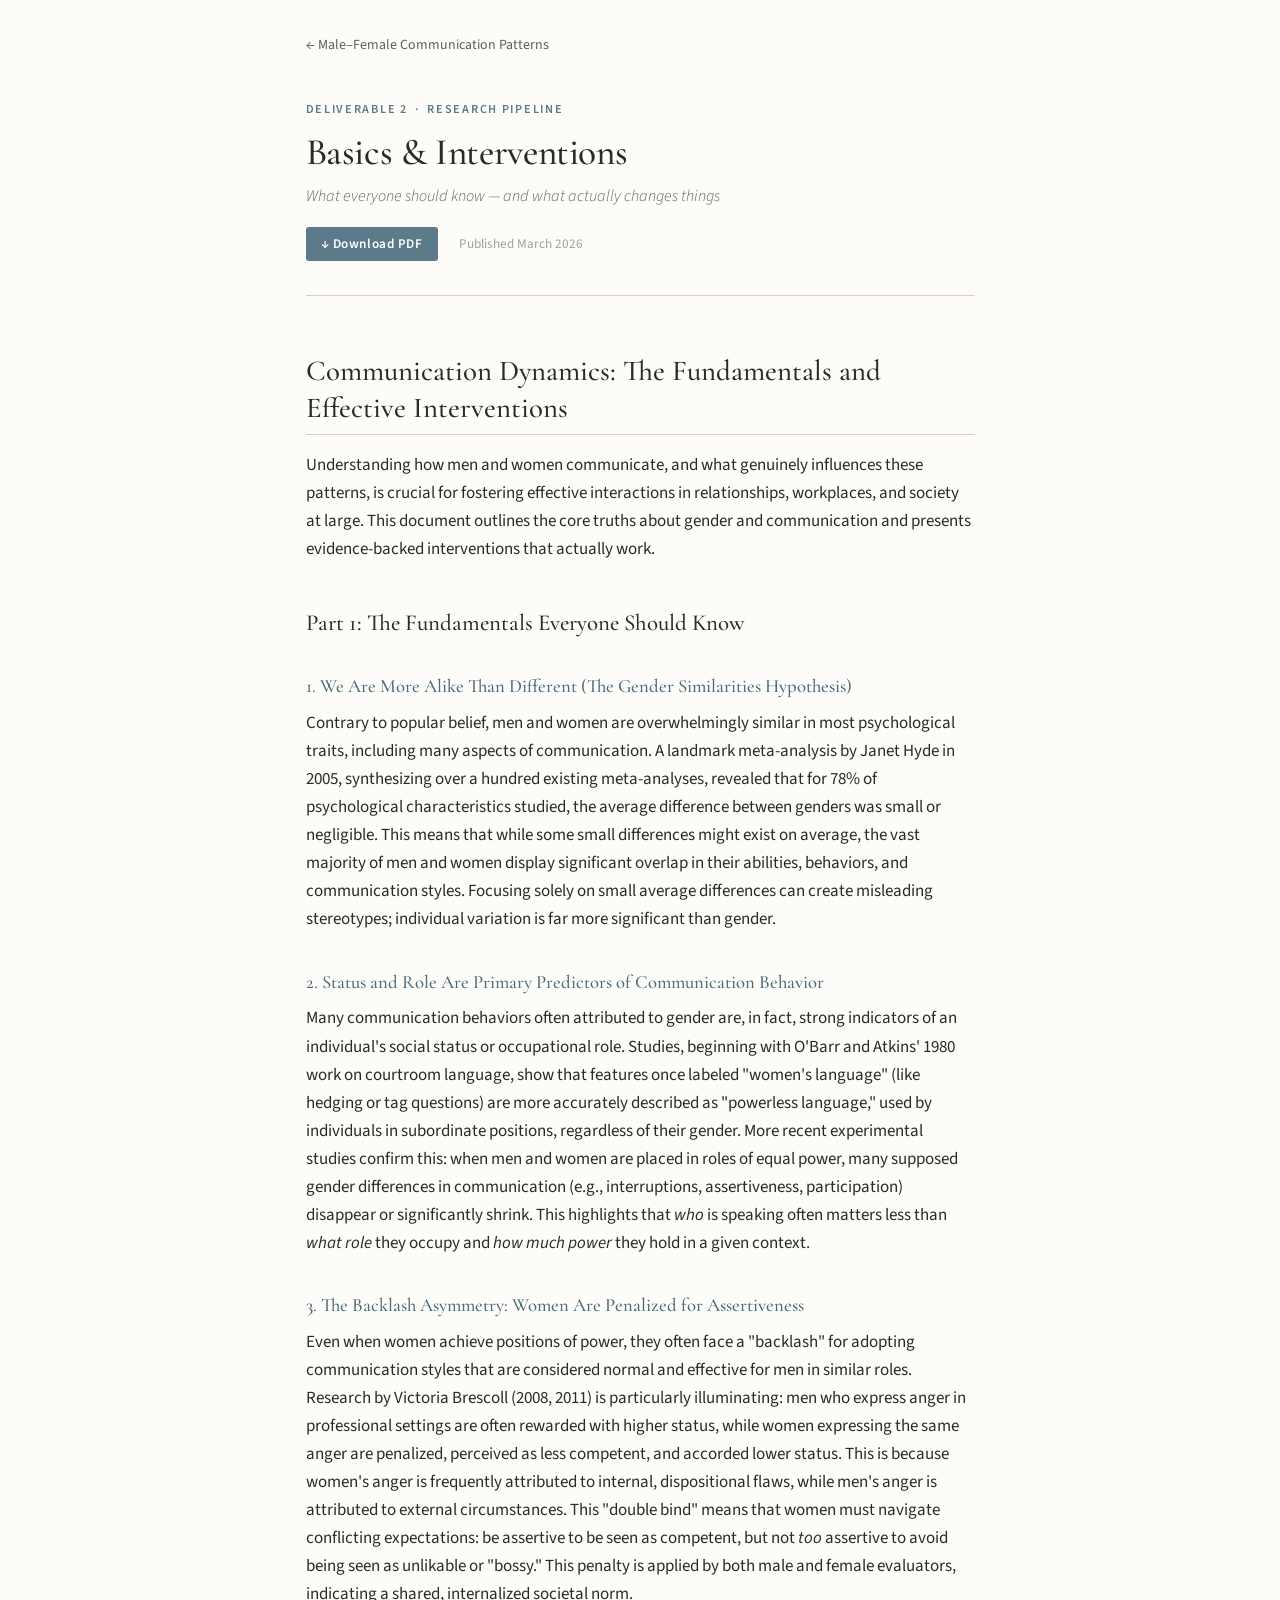
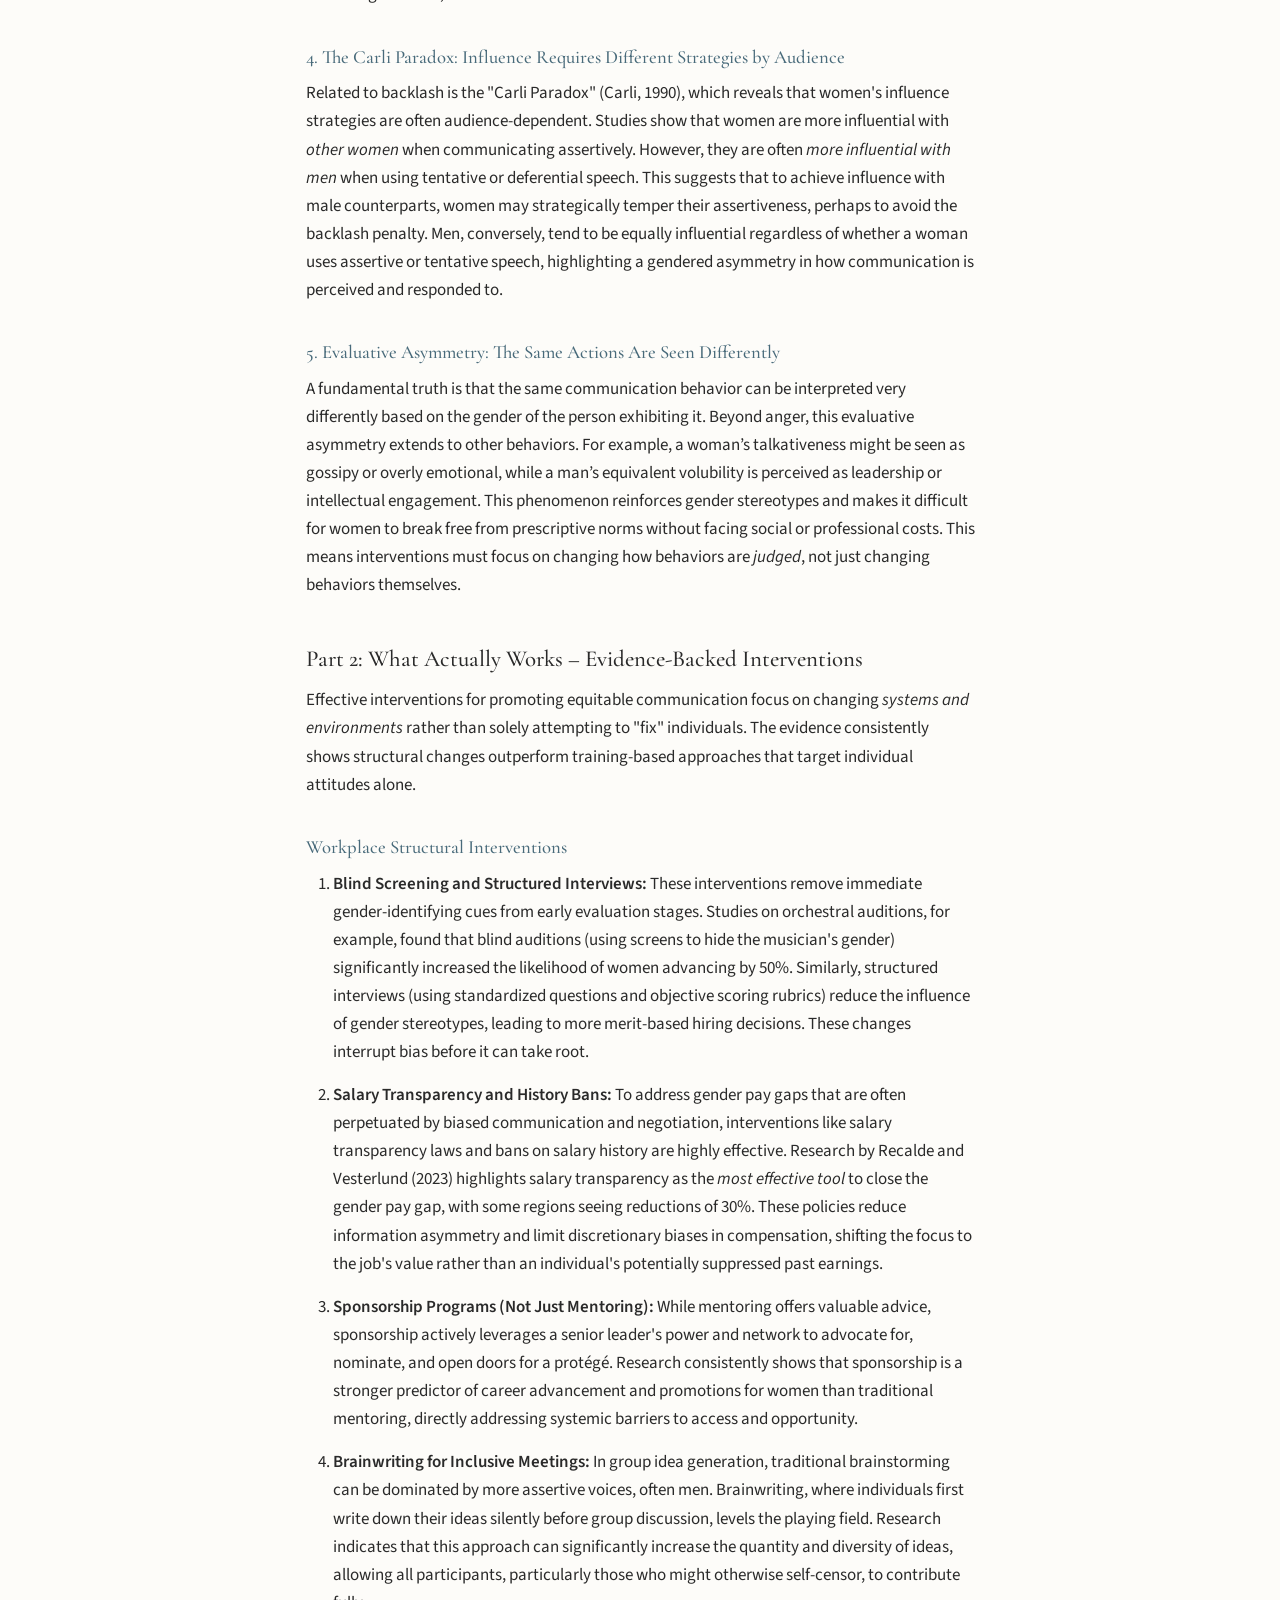
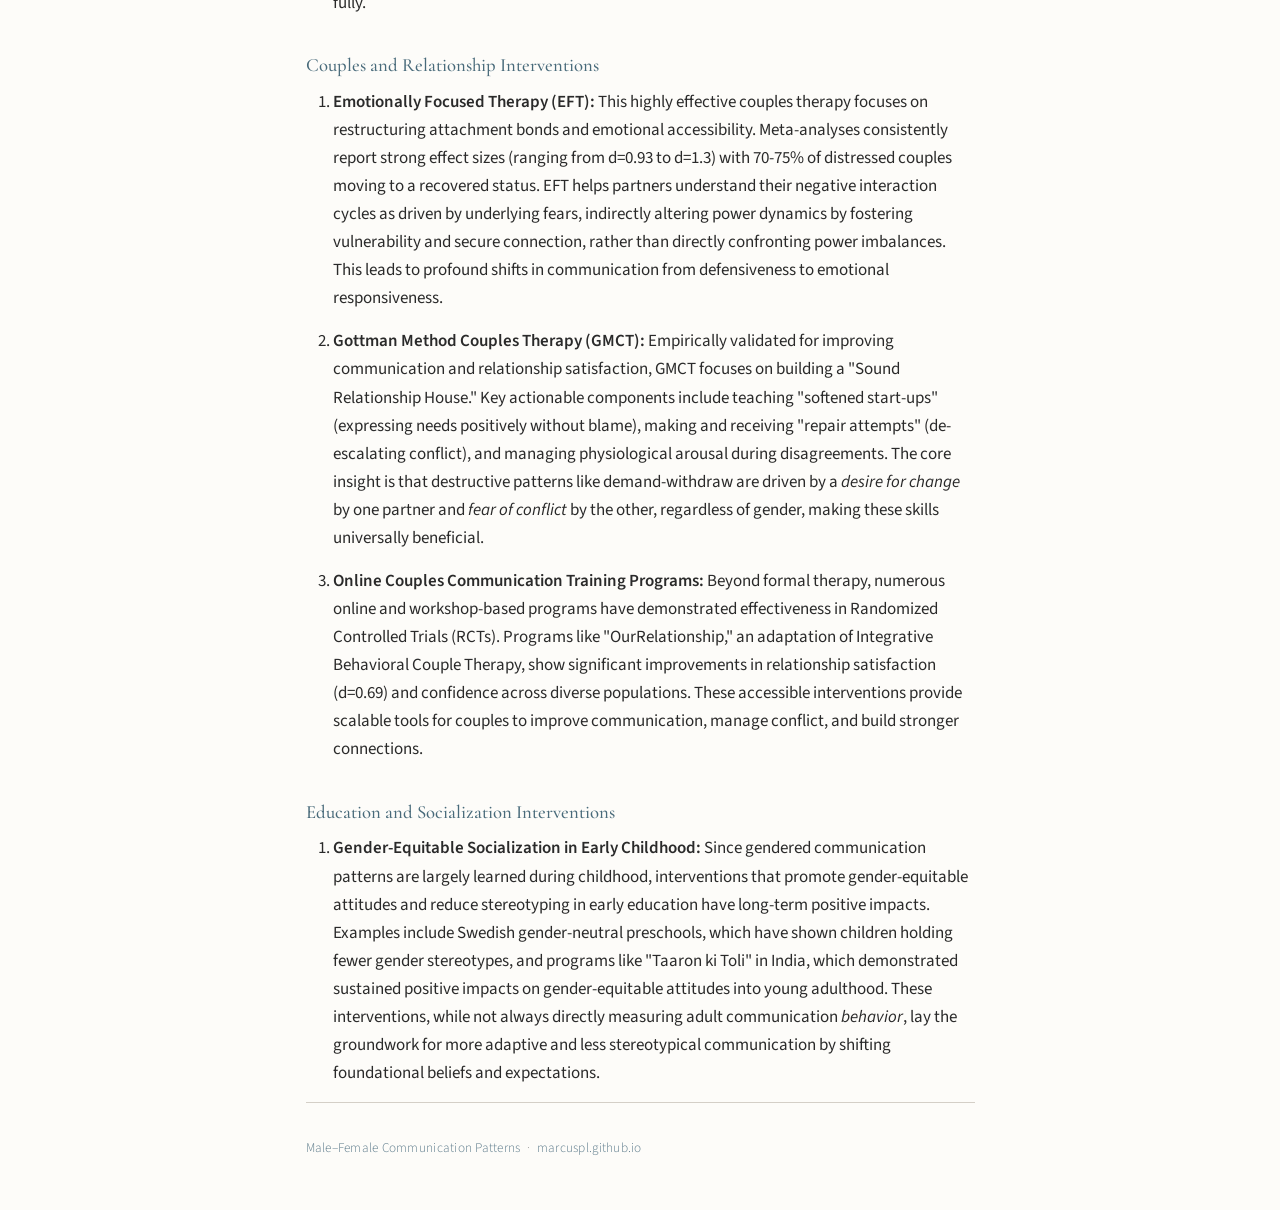
<file: male-female-communication/deliverable-2-basics-interventions.html>
<!DOCTYPE html>
<html lang="en">
<head>
  <meta charset="UTF-8">
  <meta name="viewport" content="width=device-width, initial-scale=1.0">
  <title>Deliverable 2: Basics & Interventions — Male–Female Communication Patterns</title>
  <meta name="description" content="Five things everyone should know about gender and communication, evidence-backed interventions with effect sizes, and why the most commonly deployed approaches (bias training, Lean In messaging) reliably fail.">
  <link rel="preconnect" href="https://fonts.googleapis.com">
  <link rel="preconnect" href="https://fonts.gstatic.com" crossorigin>
  <link href="https://fonts.googleapis.com/css2?family=Cormorant+Garamond:ital,wght@0,400;0,500;0,600;1,400;1,500&family=Source+Sans+3:ital,wght@0,300;0,400;0,600;1,300;1,400&display=swap" rel="stylesheet">
  <style>
  *, *::before, *::after { margin: 0; padding: 0; box-sizing: border-box; }

  :root {
    --bg: #FDFCF9;
    --text: #2A2A2A;
    --text-secondary: #5E5E5E;
    --accent: #5C7A8A;
    --accent-hover: #486A7A;
    --rule: #D4CFC7;
    --card-bg: #FFFFFF;
    --card-border: #E8E4DC;
    --card-shadow: 0 1px 3px rgba(0,0,0,0.04), 0 4px 12px rgba(0,0,0,0.03);
  }

  html { font-size: 17px; }

  body {
    font-family: 'Source Sans 3', 'Georgia', serif;
    color: var(--text);
    background: var(--bg);
    line-height: 1.65;
    -webkit-font-smoothing: antialiased;
    -moz-osx-font-smoothing: grayscale;
  }

  .site {
    max-width: 720px;
    margin: 0 auto;
    padding: 0 1.5rem;
  }

  a { color: var(--accent); text-decoration: none; }
  a:hover { color: var(--accent-hover); }

  footer {
    border-top: 1px solid var(--rule);
    padding: 2rem 0 3rem;
    font-size: 0.78rem;
    color: #A0A0A0;
    font-weight: 300;
    letter-spacing: 0.02em;
  }

  @media (max-width: 600px) {
    html { font-size: 16px; }
  }

  /* ── Nav ── */
  .doc-nav {
    padding: 2rem 0 0;
    font-size: 0.82rem;
    color: var(--text-secondary);
  }

  .doc-nav a {
    color: var(--text-secondary);
    transition: color 0.15s;
  }

  .doc-nav a:hover { color: var(--accent); }

  /* ── Doc header ── */
  .doc-header {
    padding: 2.5rem 0 2rem;
    border-bottom: 1px solid var(--rule);
    margin-bottom: 2.5rem;
  }

  .doc-label {
    font-size: 0.72rem;
    font-weight: 600;
    text-transform: uppercase;
    letter-spacing: 0.14em;
    color: var(--accent);
    margin-bottom: 0.6rem;
  }

  .doc-header h1 {
    font-family: 'Cormorant Garamond', 'Georgia', serif;
    font-weight: 500;
    font-size: 2.2rem;
    letter-spacing: -0.01em;
    line-height: 1.2;
    color: var(--text);
    margin-bottom: 0.5rem;
  }

  .doc-subtitle {
    font-size: 0.95rem;
    color: var(--text-secondary);
    font-style: italic;
    font-weight: 300;
    margin-bottom: 1rem;
  }

  .doc-actions {
    display: flex;
    align-items: center;
    gap: 1.25rem;
    font-size: 0.82rem;
    margin-top: 1rem;
  }

  .doc-actions .btn-pdf {
    background: var(--accent);
    color: white;
    padding: 0.35rem 0.9rem;
    border-radius: 3px;
    font-weight: 600;
    font-size: 0.78rem;
    letter-spacing: 0.04em;
    transition: background 0.15s;
  }

  .doc-actions .btn-pdf:hover { background: var(--accent-hover); color: white; }

  .doc-actions .meta {
    color: #A0A0A0;
    font-size: 0.78rem;
  }

  /* ── Article content ── */
  article h1, article h2, article h3, article h4 {
    font-family: 'Cormorant Garamond', 'Georgia', serif;
    font-weight: 500;
    color: var(--text);
    line-height: 1.25;
    margin-top: 2em;
    margin-bottom: 0.55em;
  }

  article h1 { font-size: 1.7rem; border-bottom: 1px solid var(--rule); padding-bottom: 0.3em; }
  article h2 { font-size: 1.35rem; }
  article h3 { font-size: 1.1rem; color: var(--accent-hover); }

  article h4 {
    font-family: 'Source Sans 3', sans-serif;
    font-size: 0.78rem;
    font-weight: 600;
    text-transform: uppercase;
    letter-spacing: 0.08em;
    color: var(--text-secondary);
    margin-top: 1.5em;
  }

  article p { margin-bottom: 0.9em; }

  article ul, article ol {
    padding-left: 1.6em;
    margin-bottom: 0.9em;
  }

  article li { margin-bottom: 0.25em; }
  article li > ul, article li > ol { margin-top: 0.25em; margin-bottom: 0.25em; }

  article strong { font-weight: 600; }

  article hr {
    border: none;
    border-top: 1px solid var(--rule);
    margin: 2em 0;
  }

  article blockquote {
    border-left: 3px solid var(--accent);
    margin: 1.4em 0;
    padding: 0.5em 1.2em;
    color: var(--text-secondary);
    font-family: 'Cormorant Garamond', serif;
    font-size: 1.05rem;
    font-style: italic;
  }

  article blockquote p { margin: 0; }

  article code {
    font-family: 'SF Mono', 'Fira Mono', 'Consolas', monospace;
    font-size: 0.82em;
    background: rgba(92,122,138,0.09);
    color: var(--accent-hover);
    padding: 0.1em 0.35em;
    border-radius: 2px;
  }

  article pre {
    background: rgba(42,42,42,0.04);
    border-left: 3px solid var(--accent);
    padding: 0.9em 1.1em;
    margin: 1.2em 0;
    font-size: 0.82em;
    line-height: 1.6;
    overflow-x: auto;
  }

  article pre code { background: none; padding: 0; color: var(--text); }

  /* ── Tables ── */
  article table {
    width: 100%;
    border-collapse: collapse;
    font-size: 0.85rem;
    margin: 1.4em 0;
  }

  article thead tr { background: var(--accent); }

  article thead th {
    font-family: 'Source Sans 3', sans-serif;
    font-weight: 600;
    font-size: 0.72rem;
    letter-spacing: 0.06em;
    text-transform: uppercase;
    color: white;
    padding: 0.5em 0.8em;
    text-align: left;
  }

  article tbody tr:nth-child(even) { background: rgba(92,122,138,0.05); }

  article tbody td {
    padding: 0.45em 0.8em;
    border-bottom: 1px solid var(--card-border);
    vertical-align: top;
    font-size: 0.85rem;
  }

  @media (max-width: 600px) {
    .doc-header h1 { font-size: 1.6rem; }
    article table { font-size: 0.78rem; }
  }
</style>
</head>
<body>
  <div class="site">

    <nav class="doc-nav">
      <a href="./">← Male–Female Communication Patterns</a>
    </nav>

    <div class="doc-header">
      <div class="doc-label">Deliverable 2 &nbsp;·&nbsp; Research Pipeline</div>
      <h1>Basics & Interventions</h1>
      <div class="doc-subtitle">What everyone should know — and what actually changes things</div>
      <div class="doc-actions">
        <a class="btn-pdf" href="deliverable-2-basics-interventions.pdf">↓ Download PDF</a>
        <span class="meta">Published March 2026</span>
      </div>
    </div>

    <article>
      <h1 id="communication-dynamics-the-fundamentals-and-effective-interventions">Communication Dynamics: The Fundamentals and Effective Interventions</h1>
<p>Understanding how men and women communicate, and what genuinely influences these patterns, is crucial for fostering effective interactions in relationships, workplaces, and society at large. This document outlines the core truths about gender and communication and presents evidence-backed interventions that actually work.</p>
<h2 id="part-1-the-fundamentals-everyone-should-know">Part 1: The Fundamentals Everyone Should Know</h2>
<h3 id="1-we-are-more-alike-than-different-the-gender-similarities-hypothesis">1. We Are More Alike Than Different (The Gender Similarities Hypothesis)</h3>
<p>Contrary to popular belief, men and women are overwhelmingly similar in most psychological traits, including many aspects of communication. A landmark meta-analysis by Janet Hyde in 2005, synthesizing over a hundred existing meta-analyses, revealed that for 78% of psychological characteristics studied, the average difference between genders was small or negligible. This means that while some small differences might exist on average, the vast majority of men and women display significant overlap in their abilities, behaviors, and communication styles. Focusing solely on small average differences can create misleading stereotypes; individual variation is far more significant than gender.</p>
<h3 id="2-status-and-role-are-primary-predictors-of-communication-behavior">2. Status and Role Are Primary Predictors of Communication Behavior</h3>
<p>Many communication behaviors often attributed to gender are, in fact, strong indicators of an individual's social status or occupational role. Studies, beginning with O'Barr and Atkins' 1980 work on courtroom language, show that features once labeled "women's language" (like hedging or tag questions) are more accurately described as "powerless language," used by individuals in subordinate positions, regardless of their gender. More recent experimental studies confirm this: when men and women are placed in roles of equal power, many supposed gender differences in communication (e.g., interruptions, assertiveness, participation) disappear or significantly shrink. This highlights that <em>who</em> is speaking often matters less than <em>what role</em> they occupy and <em>how much power</em> they hold in a given context.</p>
<h3 id="3-the-backlash-asymmetry-women-are-penalized-for-assertiveness">3. The Backlash Asymmetry: Women Are Penalized for Assertiveness</h3>
<p>Even when women achieve positions of power, they often face a "backlash" for adopting communication styles that are considered normal and effective for men in similar roles. Research by Victoria Brescoll (2008, 2011) is particularly illuminating: men who express anger in professional settings are often rewarded with higher status, while women expressing the same anger are penalized, perceived as less competent, and accorded lower status. This is because women's anger is frequently attributed to internal, dispositional flaws, while men's anger is attributed to external circumstances. This "double bind" means that women must navigate conflicting expectations: be assertive to be seen as competent, but not <em>too</em> assertive to avoid being seen as unlikable or "bossy." This penalty is applied by both male and female evaluators, indicating a shared, internalized societal norm.</p>
<h3 id="4-the-carli-paradox-influence-requires-different-strategies-by-audience">4. The Carli Paradox: Influence Requires Different Strategies by Audience</h3>
<p>Related to backlash is the "Carli Paradox" (Carli, 1990), which reveals that women's influence strategies are often audience-dependent. Studies show that women are more influential with <em>other women</em> when communicating assertively. However, they are often <em>more influential with men</em> when using tentative or deferential speech. This suggests that to achieve influence with male counterparts, women may strategically temper their assertiveness, perhaps to avoid the backlash penalty. Men, conversely, tend to be equally influential regardless of whether a woman uses assertive or tentative speech, highlighting a gendered asymmetry in how communication is perceived and responded to.</p>
<h3 id="5-evaluative-asymmetry-the-same-actions-are-seen-differently">5. Evaluative Asymmetry: The Same Actions Are Seen Differently</h3>
<p>A fundamental truth is that the same communication behavior can be interpreted very differently based on the gender of the person exhibiting it. Beyond anger, this evaluative asymmetry extends to other behaviors. For example, a woman’s talkativeness might be seen as gossipy or overly emotional, while a man’s equivalent volubility is perceived as leadership or intellectual engagement. This phenomenon reinforces gender stereotypes and makes it difficult for women to break free from prescriptive norms without facing social or professional costs. This means interventions must focus on changing how behaviors are <em>judged</em>, not just changing behaviors themselves.</p>
<h2 id="part-2-what-actually-works--evidence-backed-interventions">Part 2: What Actually Works – Evidence-Backed Interventions</h2>
<p>Effective interventions for promoting equitable communication focus on changing <em>systems and environments</em> rather than solely attempting to "fix" individuals. The evidence consistently shows structural changes outperform training-based approaches that target individual attitudes alone.</p>
<h3 id="workplace-structural-interventions">Workplace Structural Interventions</h3>
<ol>
<li><p><strong>Blind Screening and Structured Interviews:</strong> These interventions remove immediate gender-identifying cues from early evaluation stages. Studies on orchestral auditions, for example, found that blind auditions (using screens to hide the musician's gender) significantly increased the likelihood of women advancing by 50%. Similarly, structured interviews (using standardized questions and objective scoring rubrics) reduce the influence of gender stereotypes, leading to more merit-based hiring decisions. These changes interrupt bias before it can take root.</p></li>
<li><p><strong>Salary Transparency and History Bans:</strong> To address gender pay gaps that are often perpetuated by biased communication and negotiation, interventions like salary transparency laws and bans on salary history are highly effective. Research by Recalde and Vesterlund (2023) highlights salary transparency as the <em>most effective tool</em> to close the gender pay gap, with some regions seeing reductions of 30%. These policies reduce information asymmetry and limit discretionary biases in compensation, shifting the focus to the job's value rather than an individual's potentially suppressed past earnings.</p></li>
<li><p><strong>Sponsorship Programs (Not Just Mentoring):</strong> While mentoring offers valuable advice, sponsorship actively leverages a senior leader's power and network to advocate for, nominate, and open doors for a protégé. Research consistently shows that sponsorship is a stronger predictor of career advancement and promotions for women than traditional mentoring, directly addressing systemic barriers to access and opportunity.</p></li>
<li><p><strong>Brainwriting for Inclusive Meetings:</strong> In group idea generation, traditional brainstorming can be dominated by more assertive voices, often men. Brainwriting, where individuals first write down their ideas silently before group discussion, levels the playing field. Research indicates that this approach can significantly increase the quantity and diversity of ideas, allowing all participants, particularly those who might otherwise self-censor, to contribute fully.</p></li>
</ol>
<h3 id="couples-and-relationship-interventions">Couples and Relationship Interventions</h3>
<ol>
<li><p><strong>Emotionally Focused Therapy (EFT):</strong> This highly effective couples therapy focuses on restructuring attachment bonds and emotional accessibility. Meta-analyses consistently report strong effect sizes (ranging from d=0.93 to d=1.3) with 70-75% of distressed couples moving to a recovered status. EFT helps partners understand their negative interaction cycles as driven by underlying fears, indirectly altering power dynamics by fostering vulnerability and secure connection, rather than directly confronting power imbalances. This leads to profound shifts in communication from defensiveness to emotional responsiveness.</p></li>
<li><p><strong>Gottman Method Couples Therapy (GMCT):</strong> Empirically validated for improving communication and relationship satisfaction, GMCT focuses on building a "Sound Relationship House." Key actionable components include teaching "softened start-ups" (expressing needs positively without blame), making and receiving "repair attempts" (de-escalating conflict), and managing physiological arousal during disagreements. The core insight is that destructive patterns like demand-withdraw are driven by a <em>desire for change</em> by one partner and <em>fear of conflict</em> by the other, regardless of gender, making these skills universally beneficial.</p></li>
<li><p><strong>Online Couples Communication Training Programs:</strong> Beyond formal therapy, numerous online and workshop-based programs have demonstrated effectiveness in Randomized Controlled Trials (RCTs). Programs like "OurRelationship," an adaptation of Integrative Behavioral Couple Therapy, show significant improvements in relationship satisfaction (d=0.69) and confidence across diverse populations. These accessible interventions provide scalable tools for couples to improve communication, manage conflict, and build stronger connections.</p></li>
</ol>
<h3 id="education-and-socialization-interventions">Education and Socialization Interventions</h3>
<ol>
<li><strong>Gender-Equitable Socialization in Early Childhood:</strong> Since gendered communication patterns are largely learned during childhood, interventions that promote gender-equitable attitudes and reduce stereotyping in early education have long-term positive impacts. Examples include Swedish gender-neutral preschools, which have shown children holding fewer gender stereotypes, and programs like "Taaron ki Toli" in India, which demonstrated sustained positive impacts on gender-equitable attitudes into young adulthood. These interventions, while not always directly measuring adult communication <em>behavior</em>, lay the groundwork for more adaptive and less stereotypical communication by shifting foundational beliefs and expectations.</li>
</ol>

    </article>

    <footer>
      <a href="./">Male–Female Communication Patterns</a> &nbsp;·&nbsp;
      <a href="/">marcuspl.github.io</a>
    </footer>

  </div>
</body>
</html>
</file>
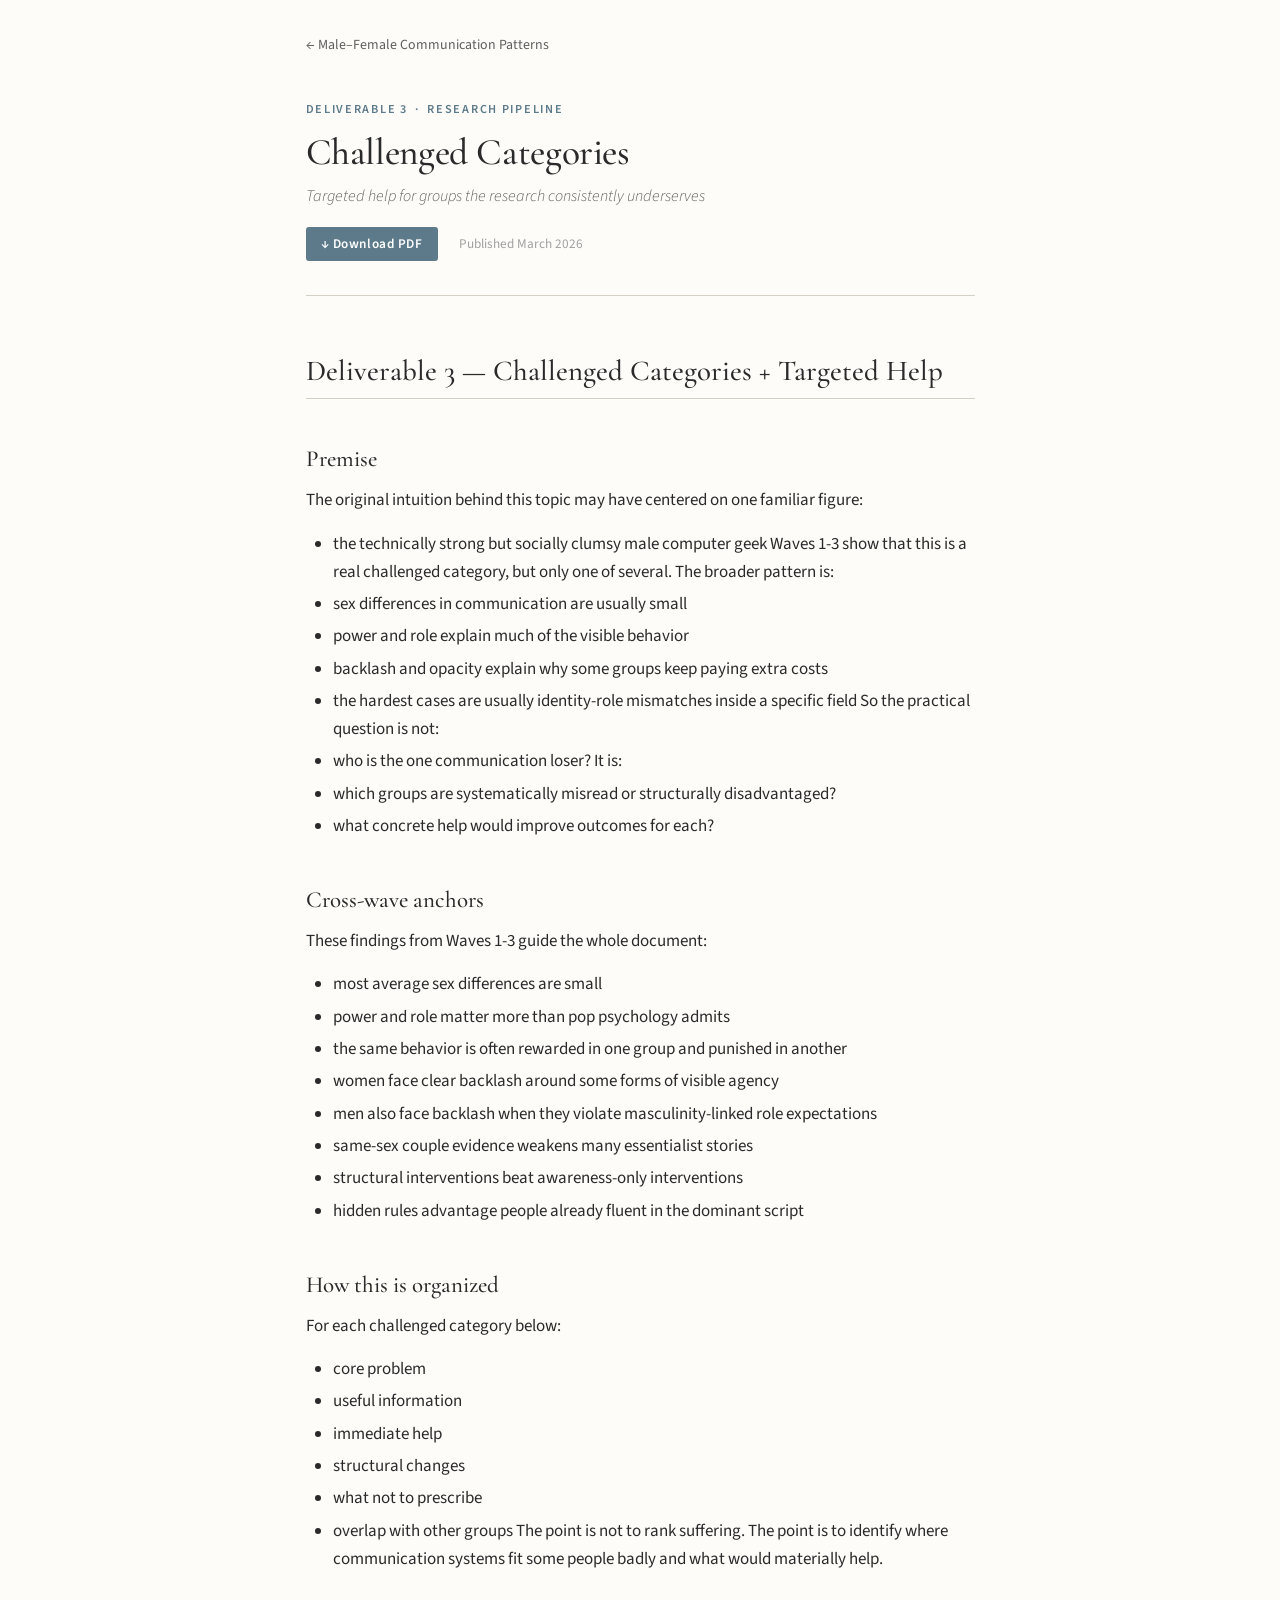
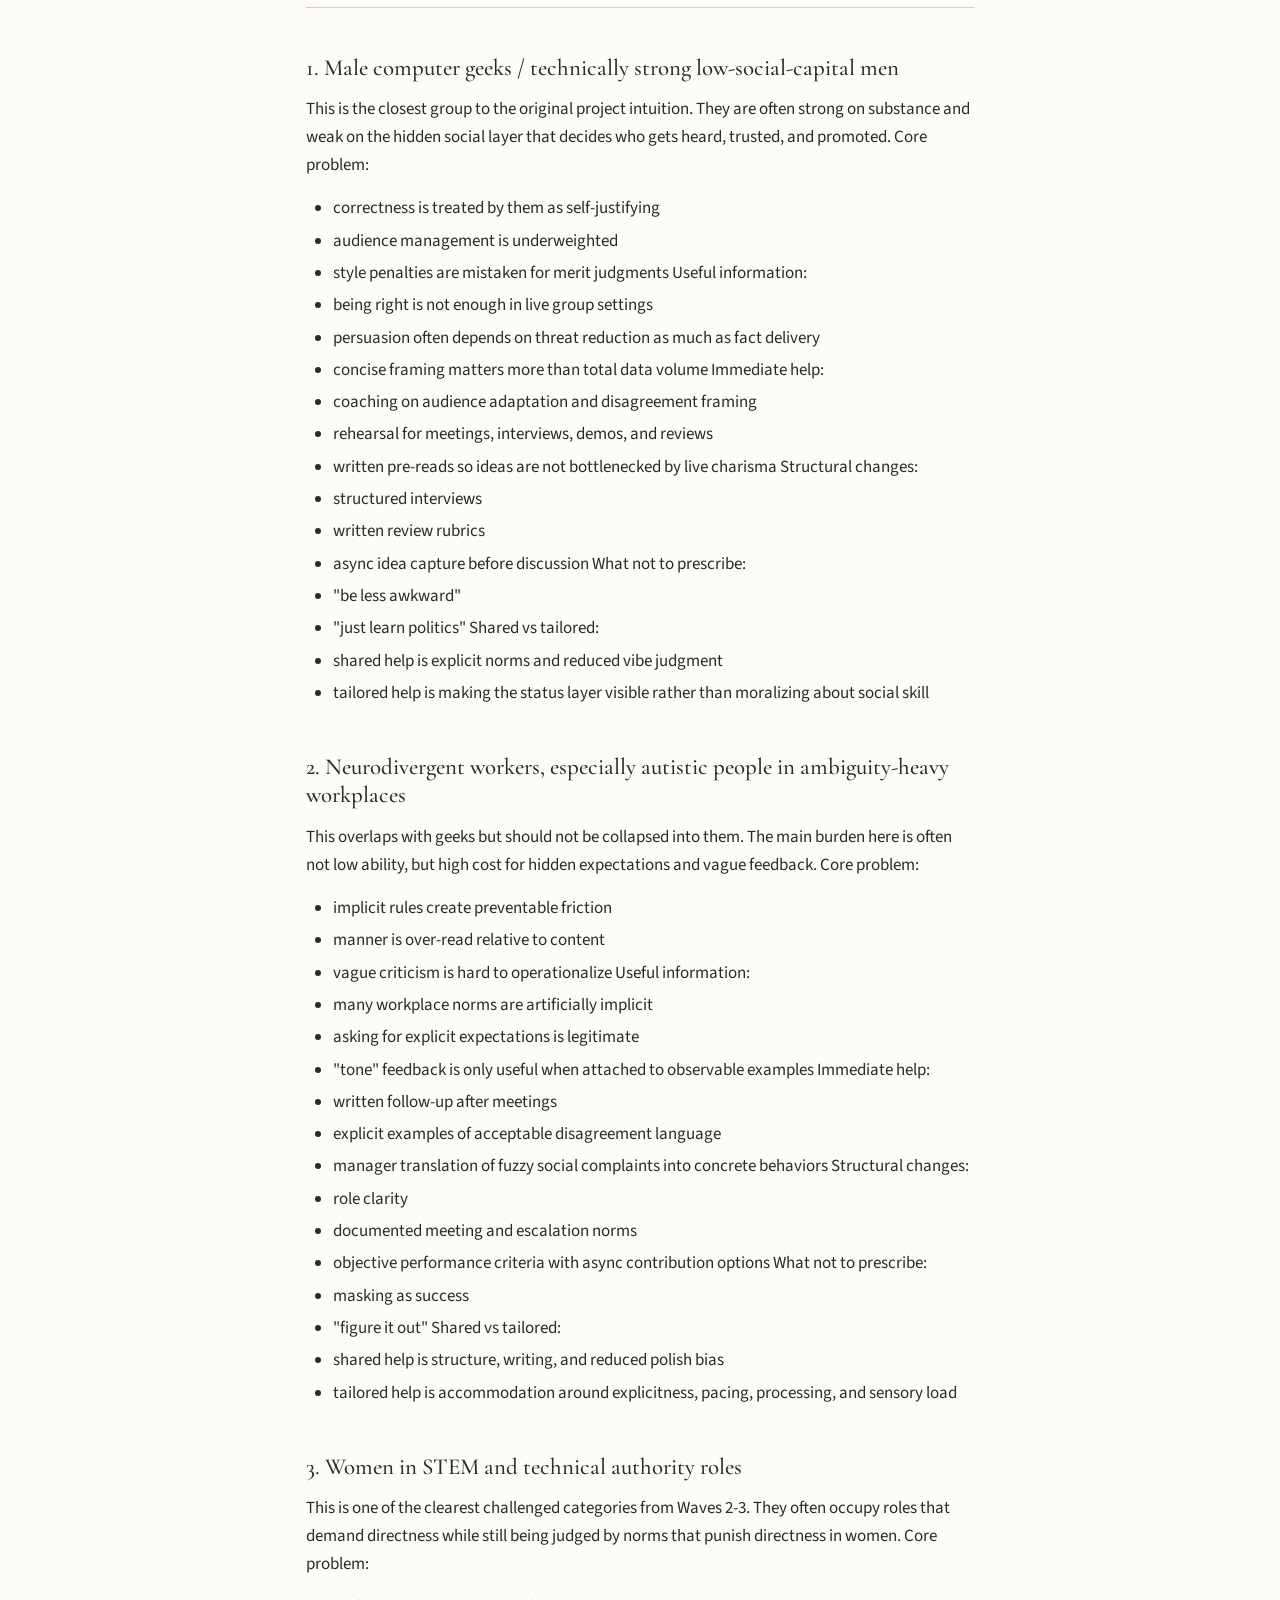
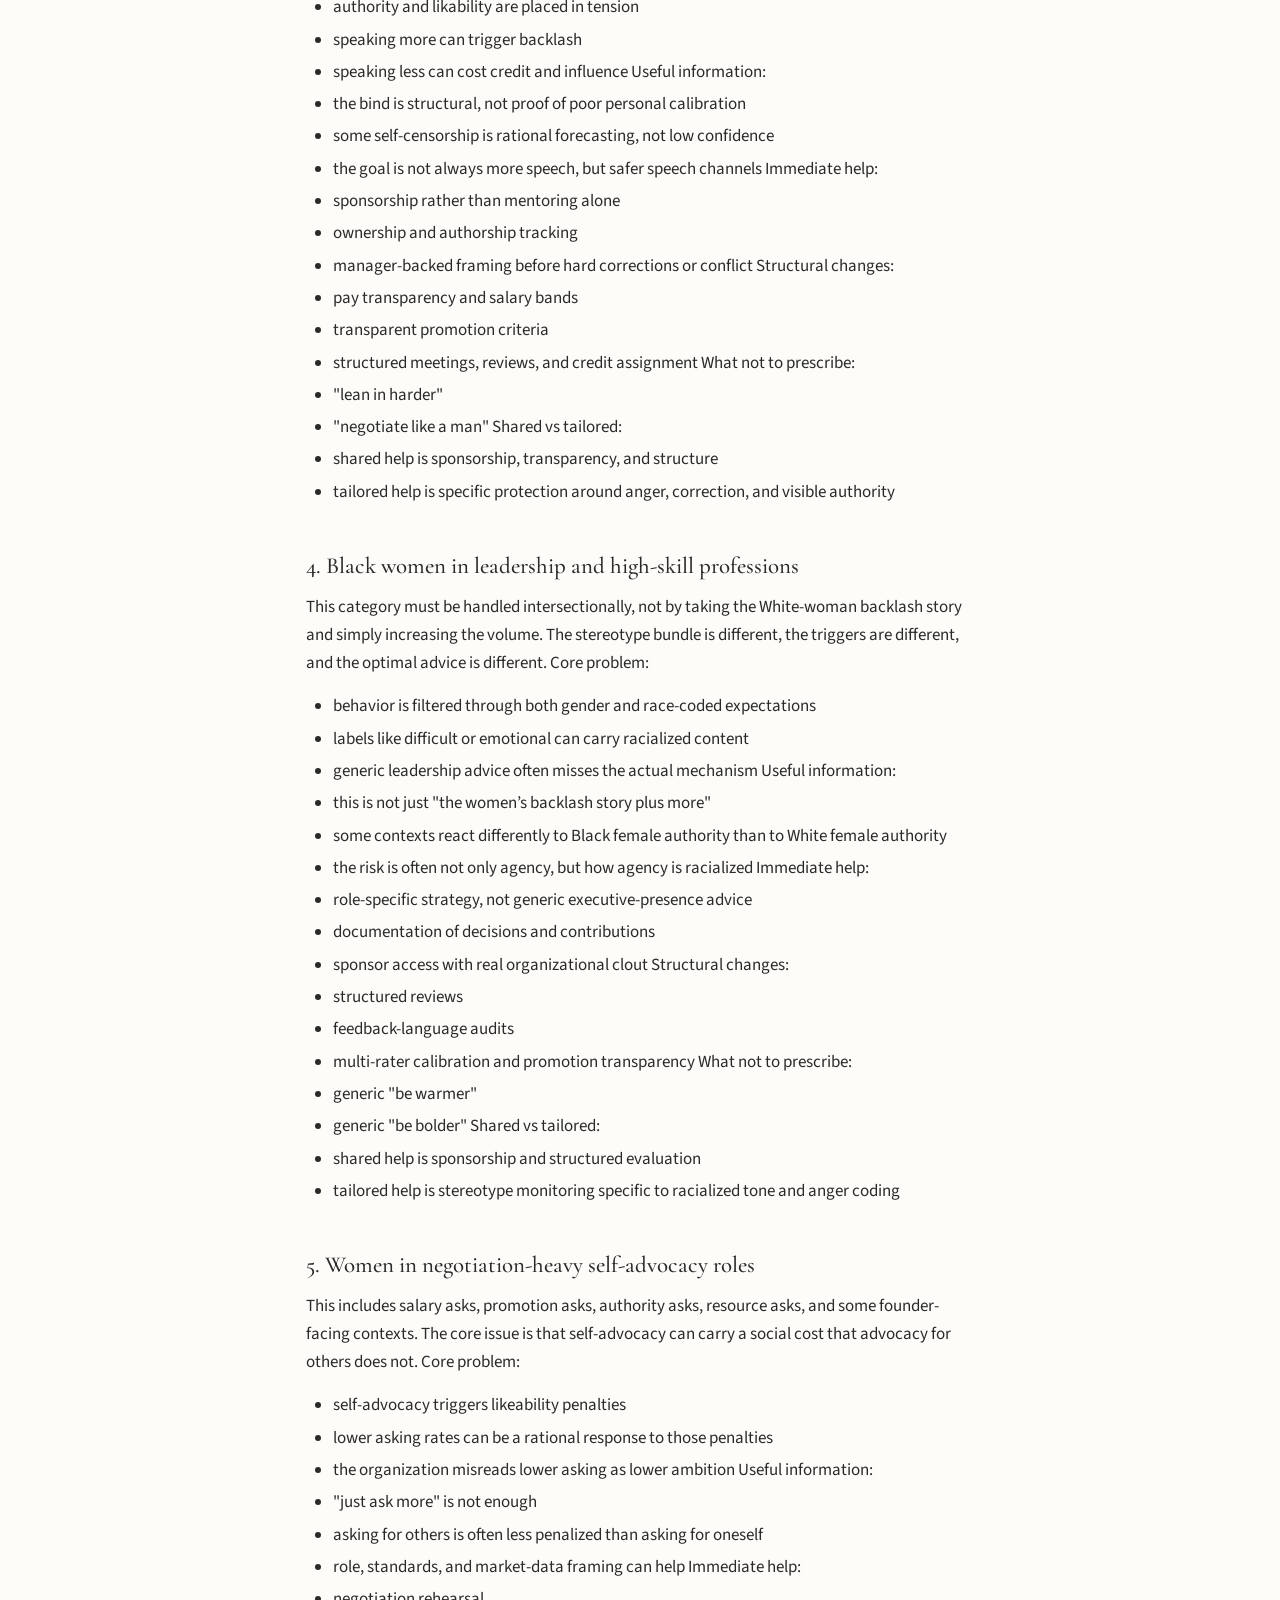
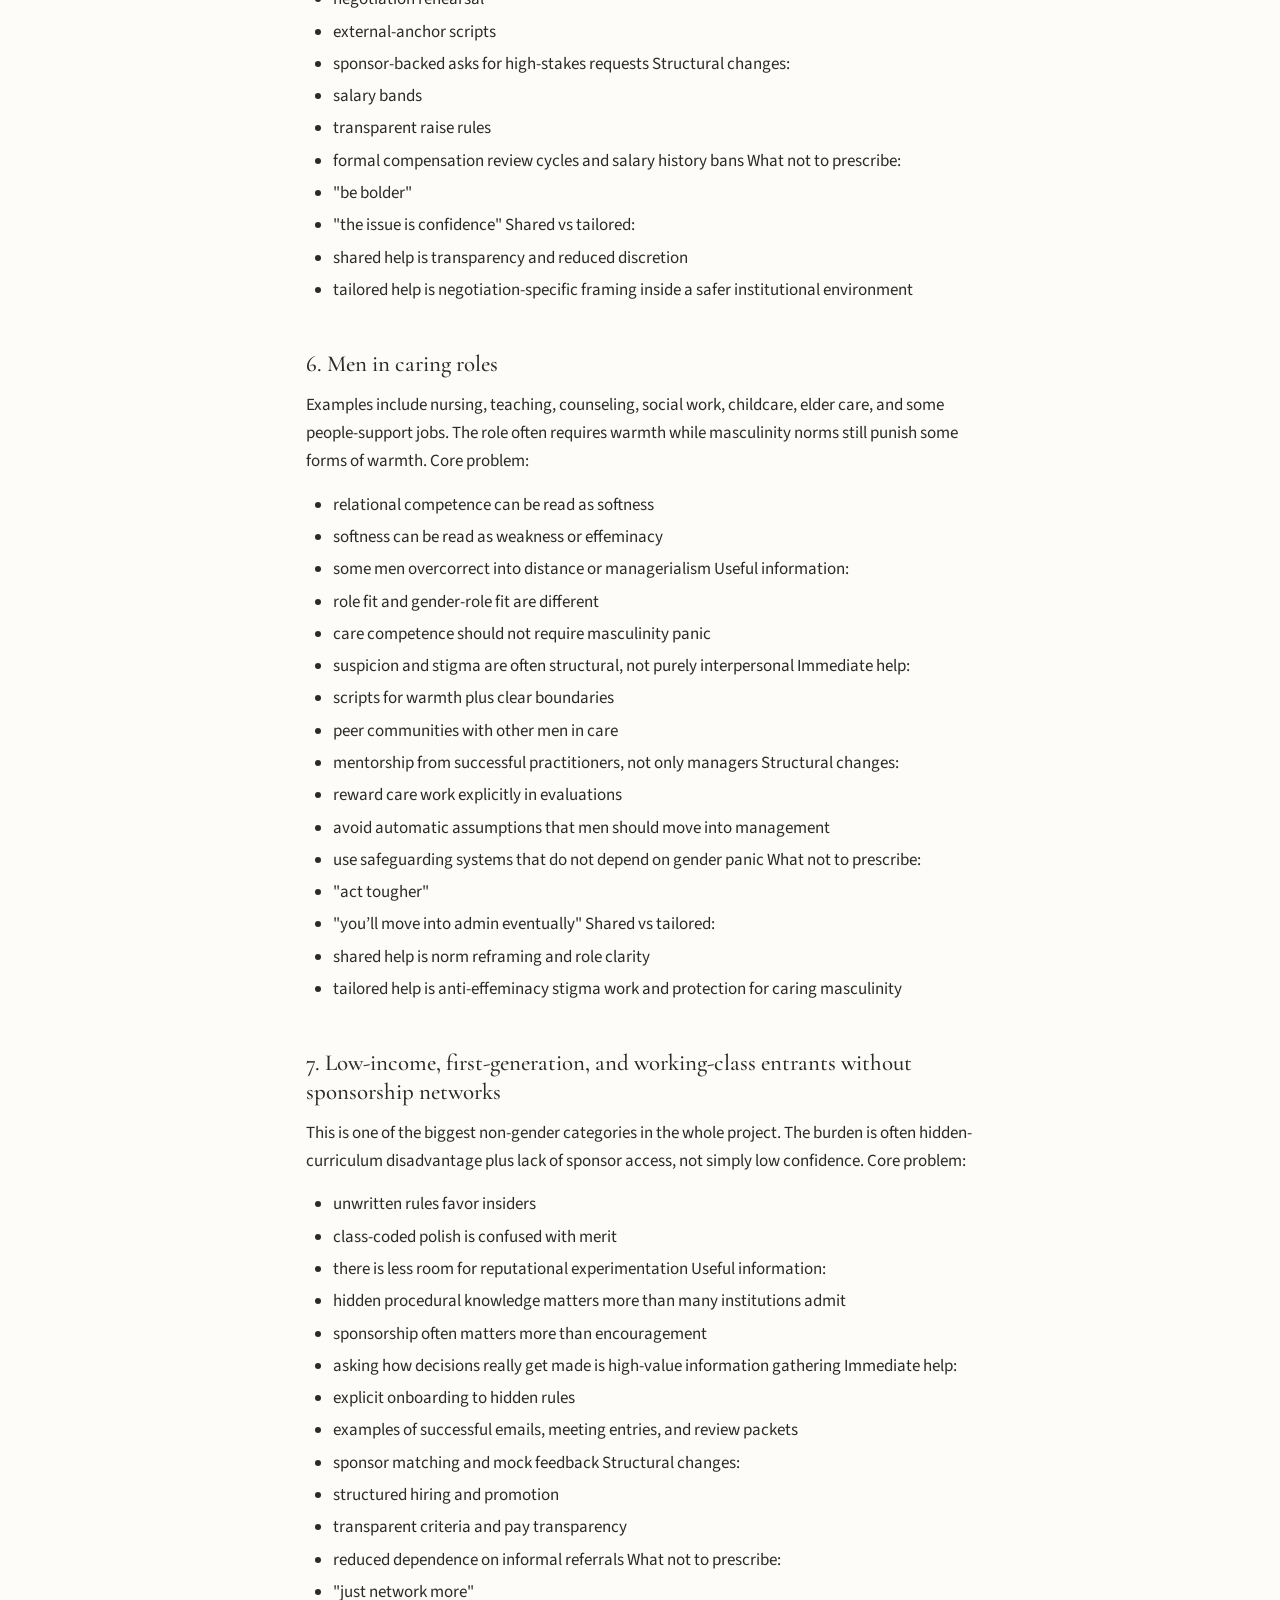
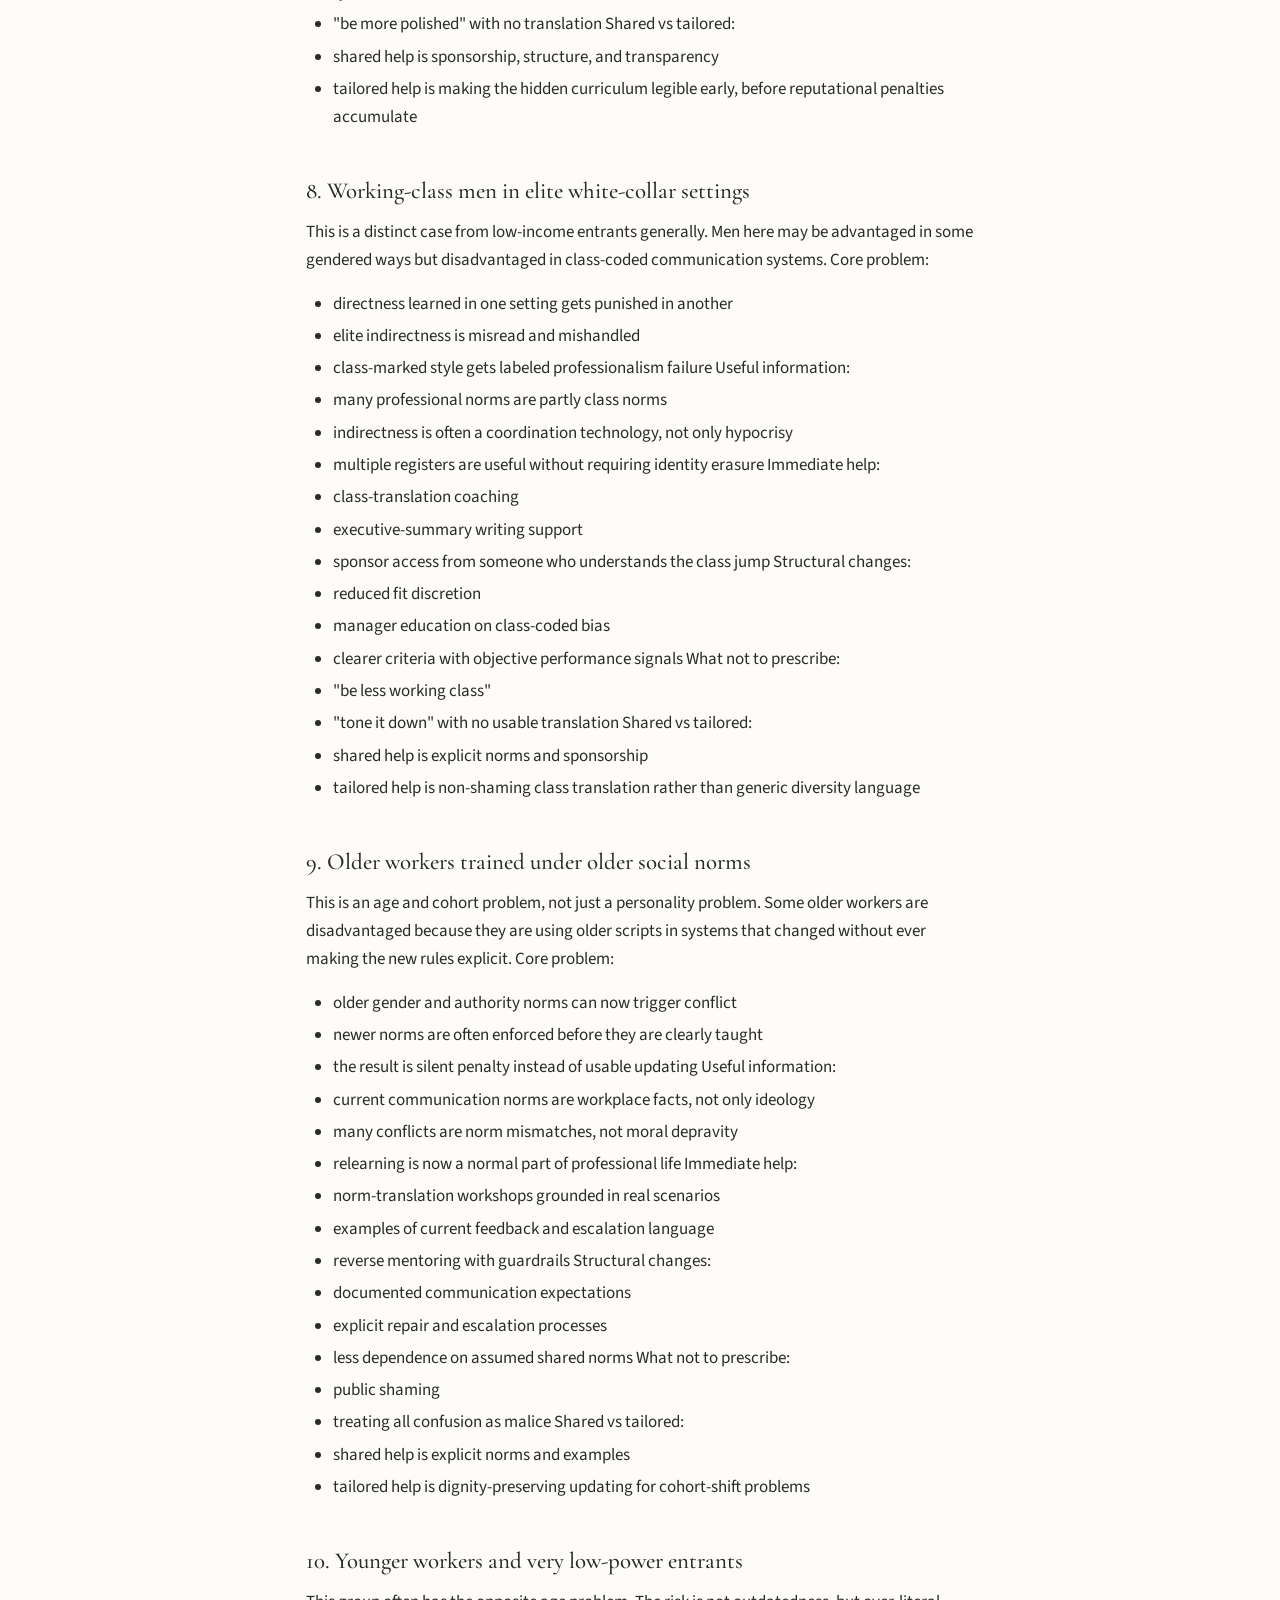
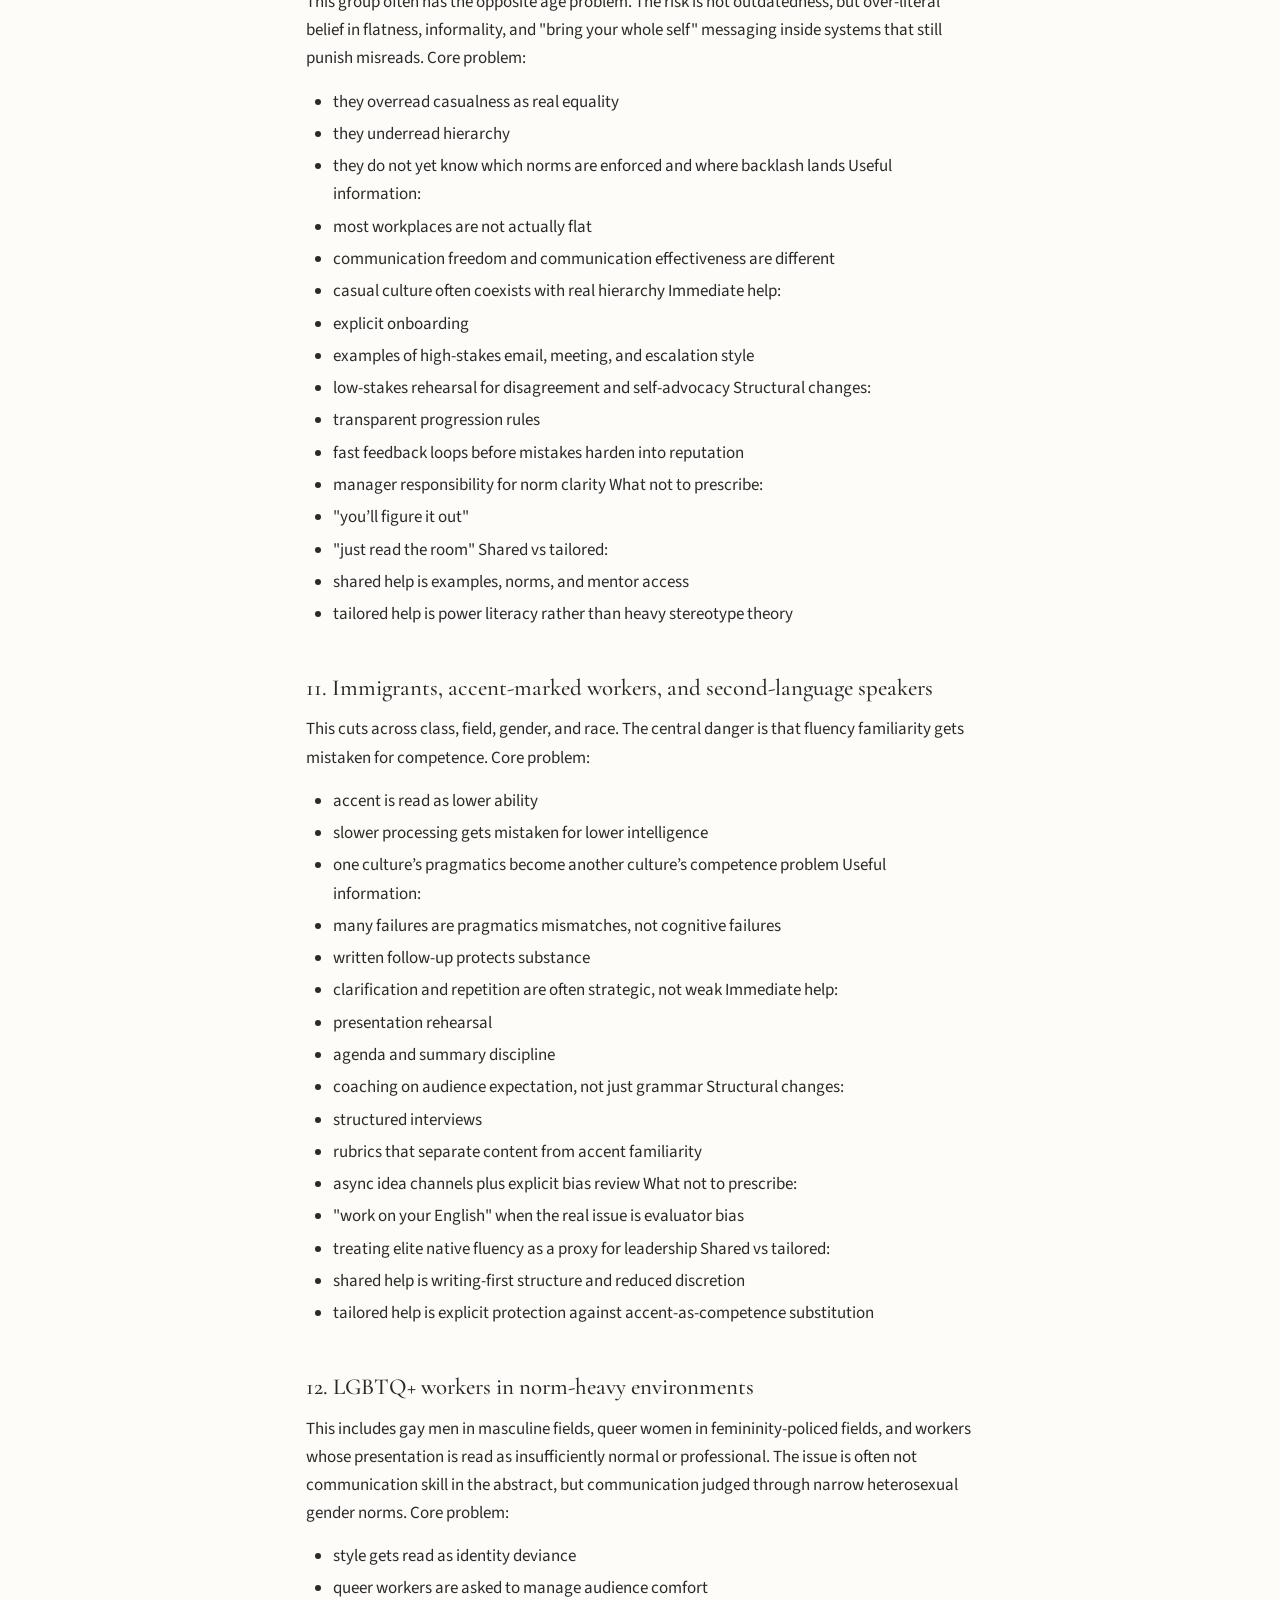
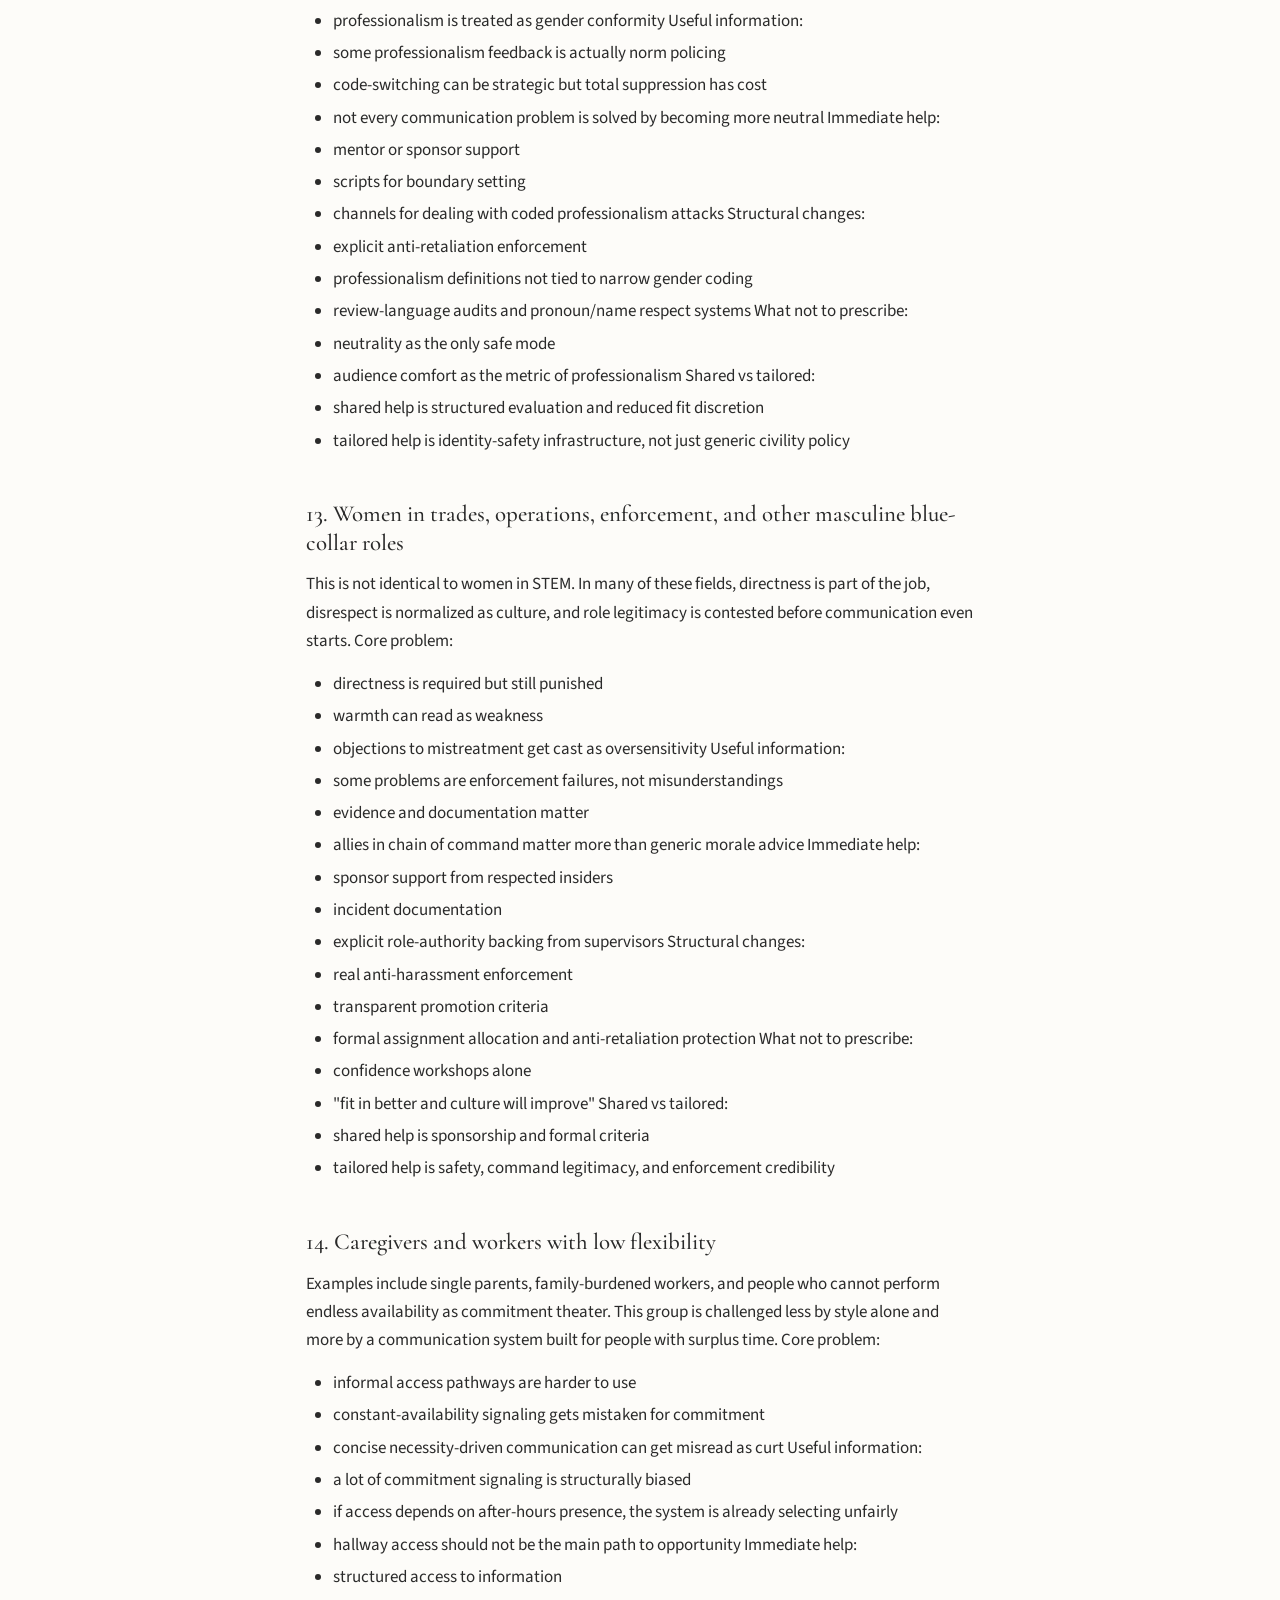
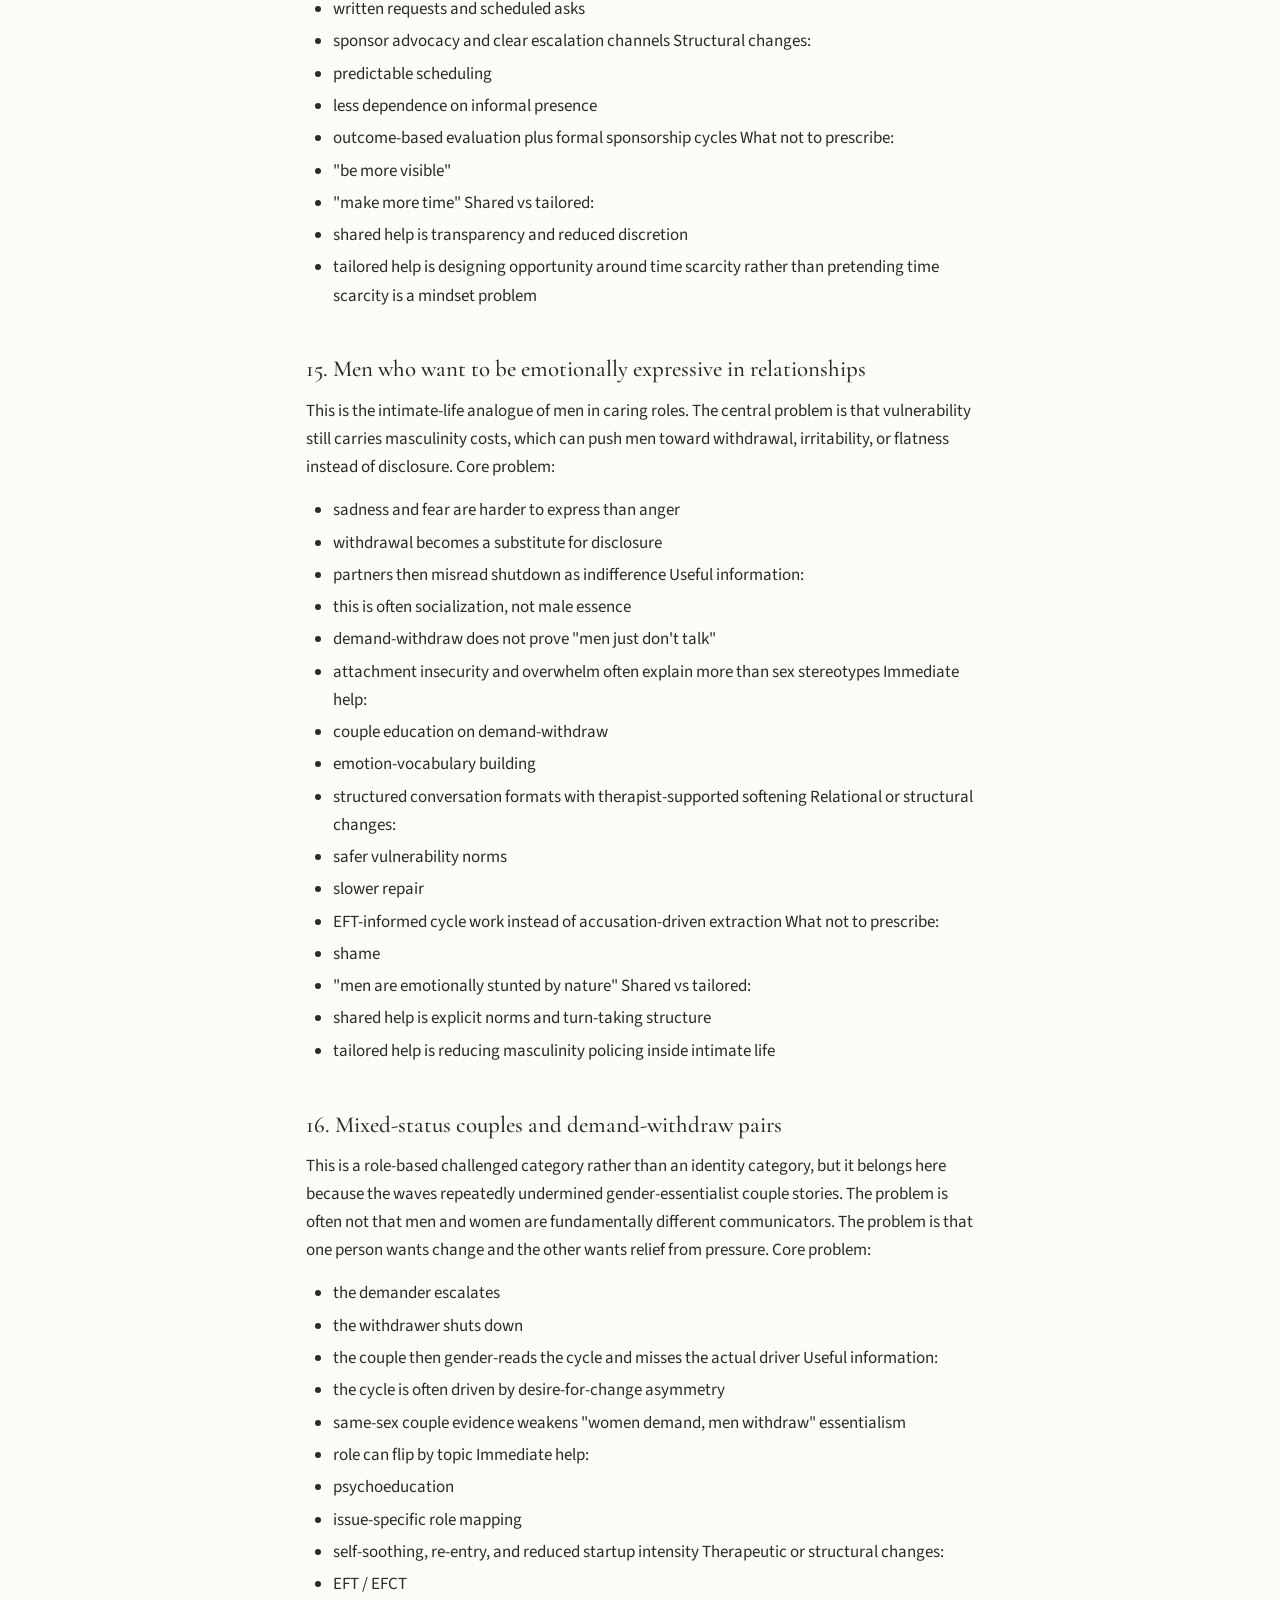
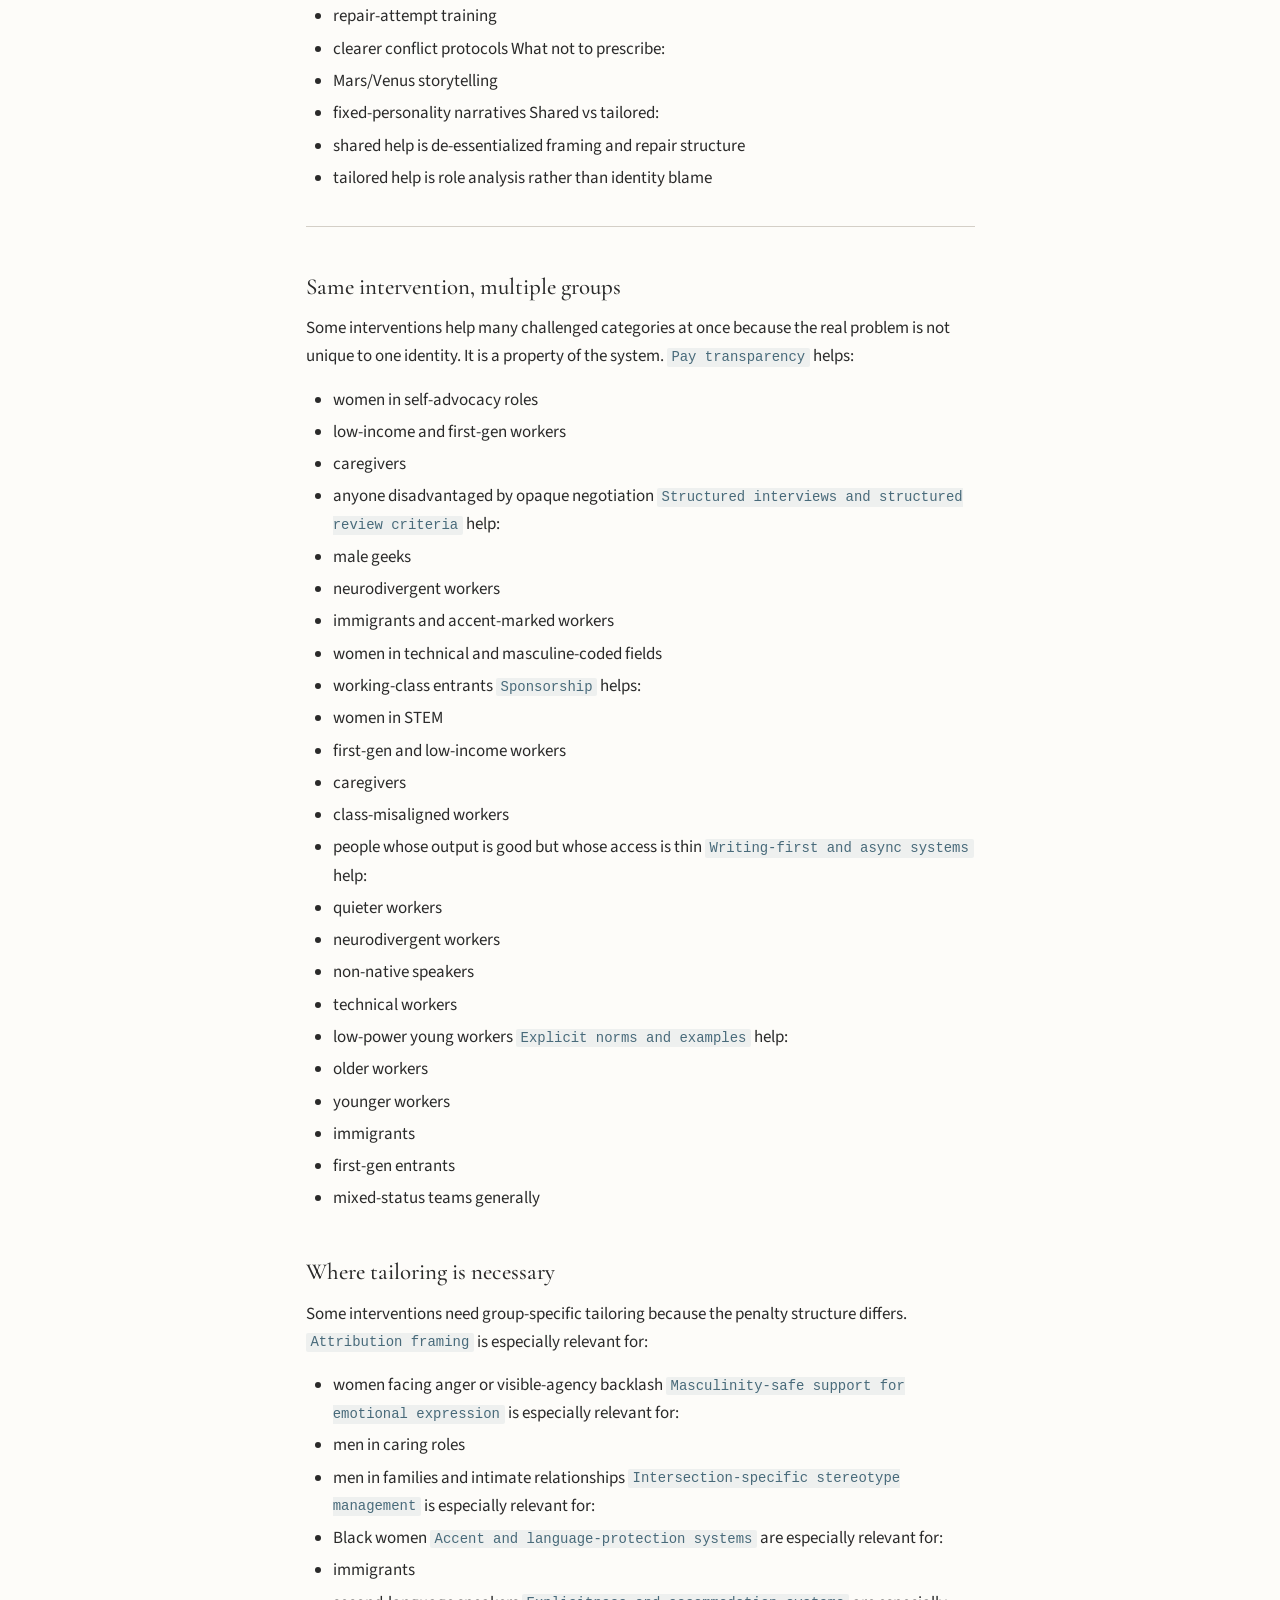
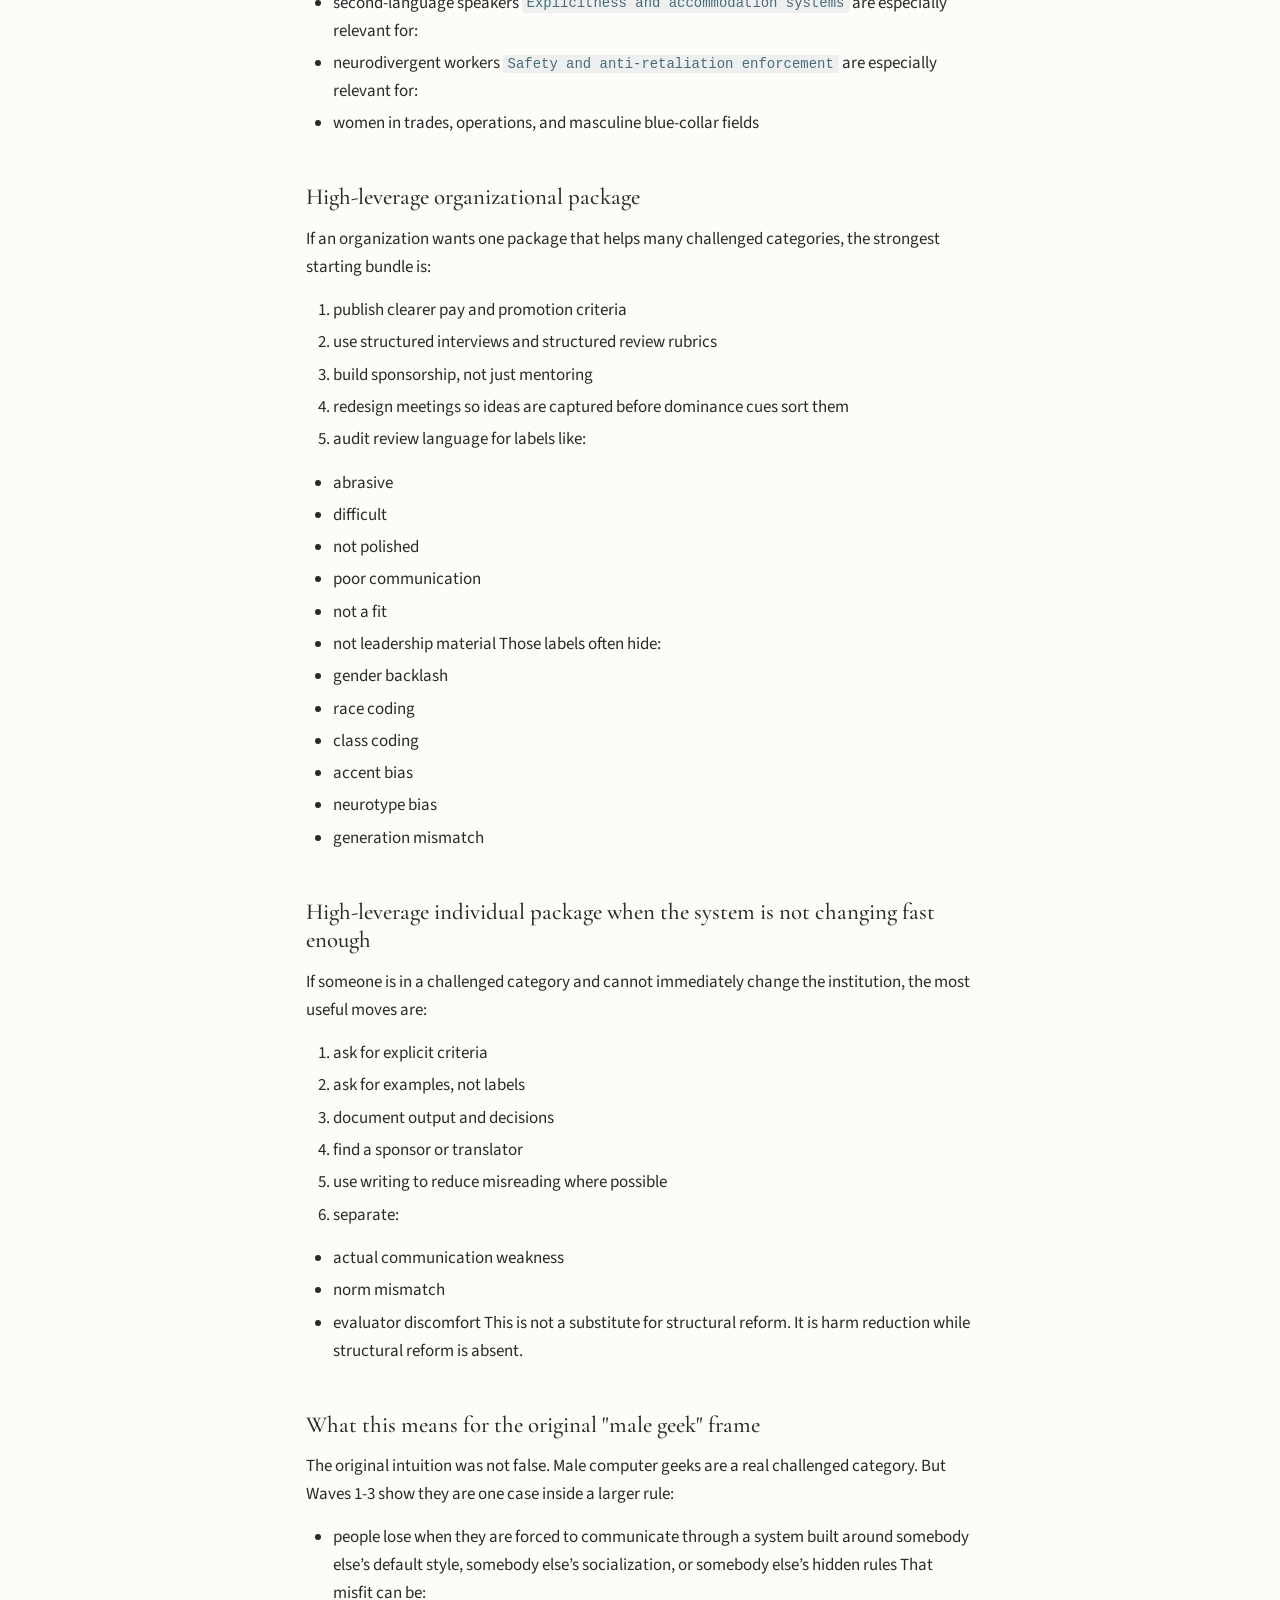
<file: male-female-communication/deliverable-3-challenged-categories.html>
<!DOCTYPE html>
<html lang="en">
<head>
  <meta charset="UTF-8">
  <meta name="viewport" content="width=device-width, initial-scale=1.0">
  <title>Deliverable 3: Challenged Categories — Male–Female Communication Patterns</title>
  <meta name="description" content="Sixteen groups — from technically strong low-social-capital men to immigrant workers to LGBTQ+ couples — examined through the research lens. For each: what the research actually says, what helps, and what not to prescribe.">
  <link rel="preconnect" href="https://fonts.googleapis.com">
  <link rel="preconnect" href="https://fonts.gstatic.com" crossorigin>
  <link href="https://fonts.googleapis.com/css2?family=Cormorant+Garamond:ital,wght@0,400;0,500;0,600;1,400;1,500&family=Source+Sans+3:ital,wght@0,300;0,400;0,600;1,300;1,400&display=swap" rel="stylesheet">
  <style>
  *, *::before, *::after { margin: 0; padding: 0; box-sizing: border-box; }

  :root {
    --bg: #FDFCF9;
    --text: #2A2A2A;
    --text-secondary: #5E5E5E;
    --accent: #5C7A8A;
    --accent-hover: #486A7A;
    --rule: #D4CFC7;
    --card-bg: #FFFFFF;
    --card-border: #E8E4DC;
    --card-shadow: 0 1px 3px rgba(0,0,0,0.04), 0 4px 12px rgba(0,0,0,0.03);
  }

  html { font-size: 17px; }

  body {
    font-family: 'Source Sans 3', 'Georgia', serif;
    color: var(--text);
    background: var(--bg);
    line-height: 1.65;
    -webkit-font-smoothing: antialiased;
    -moz-osx-font-smoothing: grayscale;
  }

  .site {
    max-width: 720px;
    margin: 0 auto;
    padding: 0 1.5rem;
  }

  a { color: var(--accent); text-decoration: none; }
  a:hover { color: var(--accent-hover); }

  footer {
    border-top: 1px solid var(--rule);
    padding: 2rem 0 3rem;
    font-size: 0.78rem;
    color: #A0A0A0;
    font-weight: 300;
    letter-spacing: 0.02em;
  }

  @media (max-width: 600px) {
    html { font-size: 16px; }
  }

  /* ── Nav ── */
  .doc-nav {
    padding: 2rem 0 0;
    font-size: 0.82rem;
    color: var(--text-secondary);
  }

  .doc-nav a {
    color: var(--text-secondary);
    transition: color 0.15s;
  }

  .doc-nav a:hover { color: var(--accent); }

  /* ── Doc header ── */
  .doc-header {
    padding: 2.5rem 0 2rem;
    border-bottom: 1px solid var(--rule);
    margin-bottom: 2.5rem;
  }

  .doc-label {
    font-size: 0.72rem;
    font-weight: 600;
    text-transform: uppercase;
    letter-spacing: 0.14em;
    color: var(--accent);
    margin-bottom: 0.6rem;
  }

  .doc-header h1 {
    font-family: 'Cormorant Garamond', 'Georgia', serif;
    font-weight: 500;
    font-size: 2.2rem;
    letter-spacing: -0.01em;
    line-height: 1.2;
    color: var(--text);
    margin-bottom: 0.5rem;
  }

  .doc-subtitle {
    font-size: 0.95rem;
    color: var(--text-secondary);
    font-style: italic;
    font-weight: 300;
    margin-bottom: 1rem;
  }

  .doc-actions {
    display: flex;
    align-items: center;
    gap: 1.25rem;
    font-size: 0.82rem;
    margin-top: 1rem;
  }

  .doc-actions .btn-pdf {
    background: var(--accent);
    color: white;
    padding: 0.35rem 0.9rem;
    border-radius: 3px;
    font-weight: 600;
    font-size: 0.78rem;
    letter-spacing: 0.04em;
    transition: background 0.15s;
  }

  .doc-actions .btn-pdf:hover { background: var(--accent-hover); color: white; }

  .doc-actions .meta {
    color: #A0A0A0;
    font-size: 0.78rem;
  }

  /* ── Article content ── */
  article h1, article h2, article h3, article h4 {
    font-family: 'Cormorant Garamond', 'Georgia', serif;
    font-weight: 500;
    color: var(--text);
    line-height: 1.25;
    margin-top: 2em;
    margin-bottom: 0.55em;
  }

  article h1 { font-size: 1.7rem; border-bottom: 1px solid var(--rule); padding-bottom: 0.3em; }
  article h2 { font-size: 1.35rem; }
  article h3 { font-size: 1.1rem; color: var(--accent-hover); }

  article h4 {
    font-family: 'Source Sans 3', sans-serif;
    font-size: 0.78rem;
    font-weight: 600;
    text-transform: uppercase;
    letter-spacing: 0.08em;
    color: var(--text-secondary);
    margin-top: 1.5em;
  }

  article p { margin-bottom: 0.9em; }

  article ul, article ol {
    padding-left: 1.6em;
    margin-bottom: 0.9em;
  }

  article li { margin-bottom: 0.25em; }
  article li > ul, article li > ol { margin-top: 0.25em; margin-bottom: 0.25em; }

  article strong { font-weight: 600; }

  article hr {
    border: none;
    border-top: 1px solid var(--rule);
    margin: 2em 0;
  }

  article blockquote {
    border-left: 3px solid var(--accent);
    margin: 1.4em 0;
    padding: 0.5em 1.2em;
    color: var(--text-secondary);
    font-family: 'Cormorant Garamond', serif;
    font-size: 1.05rem;
    font-style: italic;
  }

  article blockquote p { margin: 0; }

  article code {
    font-family: 'SF Mono', 'Fira Mono', 'Consolas', monospace;
    font-size: 0.82em;
    background: rgba(92,122,138,0.09);
    color: var(--accent-hover);
    padding: 0.1em 0.35em;
    border-radius: 2px;
  }

  article pre {
    background: rgba(42,42,42,0.04);
    border-left: 3px solid var(--accent);
    padding: 0.9em 1.1em;
    margin: 1.2em 0;
    font-size: 0.82em;
    line-height: 1.6;
    overflow-x: auto;
  }

  article pre code { background: none; padding: 0; color: var(--text); }

  /* ── Tables ── */
  article table {
    width: 100%;
    border-collapse: collapse;
    font-size: 0.85rem;
    margin: 1.4em 0;
  }

  article thead tr { background: var(--accent); }

  article thead th {
    font-family: 'Source Sans 3', sans-serif;
    font-weight: 600;
    font-size: 0.72rem;
    letter-spacing: 0.06em;
    text-transform: uppercase;
    color: white;
    padding: 0.5em 0.8em;
    text-align: left;
  }

  article tbody tr:nth-child(even) { background: rgba(92,122,138,0.05); }

  article tbody td {
    padding: 0.45em 0.8em;
    border-bottom: 1px solid var(--card-border);
    vertical-align: top;
    font-size: 0.85rem;
  }

  @media (max-width: 600px) {
    .doc-header h1 { font-size: 1.6rem; }
    article table { font-size: 0.78rem; }
  }
</style>
</head>
<body>
  <div class="site">

    <nav class="doc-nav">
      <a href="./">← Male–Female Communication Patterns</a>
    </nav>

    <div class="doc-header">
      <div class="doc-label">Deliverable 3 &nbsp;·&nbsp; Research Pipeline</div>
      <h1>Challenged Categories</h1>
      <div class="doc-subtitle">Targeted help for groups the research consistently underserves</div>
      <div class="doc-actions">
        <a class="btn-pdf" href="deliverable-3-challenged-categories.pdf">↓ Download PDF</a>
        <span class="meta">Published March 2026</span>
      </div>
    </div>

    <article>
      <h1 id="deliverable-3--challenged-categories--targeted-help">Deliverable 3 — Challenged Categories + Targeted Help</h1>
<h2 id="premise">Premise</h2>
<p>The original intuition behind this topic may have centered on one familiar figure:</p>
<ul>
<li>the technically strong but socially clumsy male computer geek Waves 1-3 show that this is a real challenged category, but only one of several. The broader pattern is:</li>
<li>sex differences in communication are usually small</li>
<li>power and role explain much of the visible behavior</li>
<li>backlash and opacity explain why some groups keep paying extra costs</li>
<li>the hardest cases are usually identity-role mismatches inside a specific field So the practical question is not:</li>
<li>who is the one communication loser? It is:</li>
<li>which groups are systematically misread or structurally disadvantaged?</li>
<li>what concrete help would improve outcomes for each?</li>
</ul>
<h2 id="cross-wave-anchors">Cross-wave anchors</h2>
<p>These findings from Waves 1-3 guide the whole document:</p>
<ul>
<li>most average sex differences are small</li>
<li>power and role matter more than pop psychology admits</li>
<li>the same behavior is often rewarded in one group and punished in another</li>
<li>women face clear backlash around some forms of visible agency</li>
<li>men also face backlash when they violate masculinity-linked role expectations</li>
<li>same-sex couple evidence weakens many essentialist stories</li>
<li>structural interventions beat awareness-only interventions</li>
<li>hidden rules advantage people already fluent in the dominant script</li>
</ul>
<h2 id="how-this-is-organized">How this is organized</h2>
<p>For each challenged category below:</p>
<ul>
<li>core problem</li>
<li>useful information</li>
<li>immediate help</li>
<li>structural changes</li>
<li>what not to prescribe</li>
<li>overlap with other groups The point is not to rank suffering. The point is to identify where communication systems fit some people badly and what would materially help.</li>
</ul>
<hr />
<h2 id="1-male-computer-geeks--technically-strong-low-social-capital-men">1. Male computer geeks / technically strong low-social-capital men</h2>
<p>This is the closest group to the original project intuition. They are often strong on substance and weak on the hidden social layer that decides who gets heard, trusted, and promoted. Core problem:</p>
<ul>
<li>correctness is treated by them as self-justifying</li>
<li>audience management is underweighted</li>
<li>style penalties are mistaken for merit judgments Useful information:</li>
<li>being right is not enough in live group settings</li>
<li>persuasion often depends on threat reduction as much as fact delivery</li>
<li>concise framing matters more than total data volume Immediate help:</li>
<li>coaching on audience adaptation and disagreement framing</li>
<li>rehearsal for meetings, interviews, demos, and reviews</li>
<li>written pre-reads so ideas are not bottlenecked by live charisma Structural changes:</li>
<li>structured interviews</li>
<li>written review rubrics</li>
<li>async idea capture before discussion What not to prescribe:</li>
<li>"be less awkward"</li>
<li>"just learn politics" Shared vs tailored:</li>
<li>shared help is explicit norms and reduced vibe judgment</li>
<li>tailored help is making the status layer visible rather than moralizing about social skill</li>
</ul>
<h2 id="2-neurodivergent-workers-especially-autistic-people-in-ambiguity-heavy-workplaces">2. Neurodivergent workers, especially autistic people in ambiguity-heavy workplaces</h2>
<p>This overlaps with geeks but should not be collapsed into them. The main burden here is often not low ability, but high cost for hidden expectations and vague feedback. Core problem:</p>
<ul>
<li>implicit rules create preventable friction</li>
<li>manner is over-read relative to content</li>
<li>vague criticism is hard to operationalize Useful information:</li>
<li>many workplace norms are artificially implicit</li>
<li>asking for explicit expectations is legitimate</li>
<li>"tone" feedback is only useful when attached to observable examples Immediate help:</li>
<li>written follow-up after meetings</li>
<li>explicit examples of acceptable disagreement language</li>
<li>manager translation of fuzzy social complaints into concrete behaviors Structural changes:</li>
<li>role clarity</li>
<li>documented meeting and escalation norms</li>
<li>objective performance criteria with async contribution options What not to prescribe:</li>
<li>masking as success</li>
<li>"figure it out" Shared vs tailored:</li>
<li>shared help is structure, writing, and reduced polish bias</li>
<li>tailored help is accommodation around explicitness, pacing, processing, and sensory load</li>
</ul>
<h2 id="3-women-in-stem-and-technical-authority-roles">3. Women in STEM and technical authority roles</h2>
<p>This is one of the clearest challenged categories from Waves 2-3. They often occupy roles that demand directness while still being judged by norms that punish directness in women. Core problem:</p>
<ul>
<li>authority and likability are placed in tension</li>
<li>speaking more can trigger backlash</li>
<li>speaking less can cost credit and influence Useful information:</li>
<li>the bind is structural, not proof of poor personal calibration</li>
<li>some self-censorship is rational forecasting, not low confidence</li>
<li>the goal is not always more speech, but safer speech channels Immediate help:</li>
<li>sponsorship rather than mentoring alone</li>
<li>ownership and authorship tracking</li>
<li>manager-backed framing before hard corrections or conflict Structural changes:</li>
<li>pay transparency and salary bands</li>
<li>transparent promotion criteria</li>
<li>structured meetings, reviews, and credit assignment What not to prescribe:</li>
<li>"lean in harder"</li>
<li>"negotiate like a man" Shared vs tailored:</li>
<li>shared help is sponsorship, transparency, and structure</li>
<li>tailored help is specific protection around anger, correction, and visible authority</li>
</ul>
<h2 id="4-black-women-in-leadership-and-high-skill-professions">4. Black women in leadership and high-skill professions</h2>
<p>This category must be handled intersectionally, not by taking the White-woman backlash story and simply increasing the volume. The stereotype bundle is different, the triggers are different, and the optimal advice is different. Core problem:</p>
<ul>
<li>behavior is filtered through both gender and race-coded expectations</li>
<li>labels like difficult or emotional can carry racialized content</li>
<li>generic leadership advice often misses the actual mechanism Useful information:</li>
<li>this is not just "the women’s backlash story plus more"</li>
<li>some contexts react differently to Black female authority than to White female authority</li>
<li>the risk is often not only agency, but how agency is racialized Immediate help:</li>
<li>role-specific strategy, not generic executive-presence advice</li>
<li>documentation of decisions and contributions</li>
<li>sponsor access with real organizational clout Structural changes:</li>
<li>structured reviews</li>
<li>feedback-language audits</li>
<li>multi-rater calibration and promotion transparency What not to prescribe:</li>
<li>generic "be warmer"</li>
<li>generic "be bolder" Shared vs tailored:</li>
<li>shared help is sponsorship and structured evaluation</li>
<li>tailored help is stereotype monitoring specific to racialized tone and anger coding</li>
</ul>
<h2 id="5-women-in-negotiation-heavy-self-advocacy-roles">5. Women in negotiation-heavy self-advocacy roles</h2>
<p>This includes salary asks, promotion asks, authority asks, resource asks, and some founder-facing contexts. The core issue is that self-advocacy can carry a social cost that advocacy for others does not. Core problem:</p>
<ul>
<li>self-advocacy triggers likeability penalties</li>
<li>lower asking rates can be a rational response to those penalties</li>
<li>the organization misreads lower asking as lower ambition Useful information:</li>
<li>"just ask more" is not enough</li>
<li>asking for others is often less penalized than asking for oneself</li>
<li>role, standards, and market-data framing can help Immediate help:</li>
<li>negotiation rehearsal</li>
<li>external-anchor scripts</li>
<li>sponsor-backed asks for high-stakes requests Structural changes:</li>
<li>salary bands</li>
<li>transparent raise rules</li>
<li>formal compensation review cycles and salary history bans What not to prescribe:</li>
<li>"be bolder"</li>
<li>"the issue is confidence" Shared vs tailored:</li>
<li>shared help is transparency and reduced discretion</li>
<li>tailored help is negotiation-specific framing inside a safer institutional environment</li>
</ul>
<h2 id="6-men-in-caring-roles">6. Men in caring roles</h2>
<p>Examples include nursing, teaching, counseling, social work, childcare, elder care, and some people-support jobs. The role often requires warmth while masculinity norms still punish some forms of warmth. Core problem:</p>
<ul>
<li>relational competence can be read as softness</li>
<li>softness can be read as weakness or effeminacy</li>
<li>some men overcorrect into distance or managerialism Useful information:</li>
<li>role fit and gender-role fit are different</li>
<li>care competence should not require masculinity panic</li>
<li>suspicion and stigma are often structural, not purely interpersonal Immediate help:</li>
<li>scripts for warmth plus clear boundaries</li>
<li>peer communities with other men in care</li>
<li>mentorship from successful practitioners, not only managers Structural changes:</li>
<li>reward care work explicitly in evaluations</li>
<li>avoid automatic assumptions that men should move into management</li>
<li>use safeguarding systems that do not depend on gender panic What not to prescribe:</li>
<li>"act tougher"</li>
<li>"you’ll move into admin eventually" Shared vs tailored:</li>
<li>shared help is norm reframing and role clarity</li>
<li>tailored help is anti-effeminacy stigma work and protection for caring masculinity</li>
</ul>
<h2 id="7-low-income-first-generation-and-working-class-entrants-without-sponsorship-networks">7. Low-income, first-generation, and working-class entrants without sponsorship networks</h2>
<p>This is one of the biggest non-gender categories in the whole project. The burden is often hidden-curriculum disadvantage plus lack of sponsor access, not simply low confidence. Core problem:</p>
<ul>
<li>unwritten rules favor insiders</li>
<li>class-coded polish is confused with merit</li>
<li>there is less room for reputational experimentation Useful information:</li>
<li>hidden procedural knowledge matters more than many institutions admit</li>
<li>sponsorship often matters more than encouragement</li>
<li>asking how decisions really get made is high-value information gathering Immediate help:</li>
<li>explicit onboarding to hidden rules</li>
<li>examples of successful emails, meeting entries, and review packets</li>
<li>sponsor matching and mock feedback Structural changes:</li>
<li>structured hiring and promotion</li>
<li>transparent criteria and pay transparency</li>
<li>reduced dependence on informal referrals What not to prescribe:</li>
<li>"just network more"</li>
<li>"be more polished" with no translation Shared vs tailored:</li>
<li>shared help is sponsorship, structure, and transparency</li>
<li>tailored help is making the hidden curriculum legible early, before reputational penalties accumulate</li>
</ul>
<h2 id="8-working-class-men-in-elite-white-collar-settings">8. Working-class men in elite white-collar settings</h2>
<p>This is a distinct case from low-income entrants generally. Men here may be advantaged in some gendered ways but disadvantaged in class-coded communication systems. Core problem:</p>
<ul>
<li>directness learned in one setting gets punished in another</li>
<li>elite indirectness is misread and mishandled</li>
<li>class-marked style gets labeled professionalism failure Useful information:</li>
<li>many professional norms are partly class norms</li>
<li>indirectness is often a coordination technology, not only hypocrisy</li>
<li>multiple registers are useful without requiring identity erasure Immediate help:</li>
<li>class-translation coaching</li>
<li>executive-summary writing support</li>
<li>sponsor access from someone who understands the class jump Structural changes:</li>
<li>reduced fit discretion</li>
<li>manager education on class-coded bias</li>
<li>clearer criteria with objective performance signals What not to prescribe:</li>
<li>"be less working class"</li>
<li>"tone it down" with no usable translation Shared vs tailored:</li>
<li>shared help is explicit norms and sponsorship</li>
<li>tailored help is non-shaming class translation rather than generic diversity language</li>
</ul>
<h2 id="9-older-workers-trained-under-older-social-norms">9. Older workers trained under older social norms</h2>
<p>This is an age and cohort problem, not just a personality problem. Some older workers are disadvantaged because they are using older scripts in systems that changed without ever making the new rules explicit. Core problem:</p>
<ul>
<li>older gender and authority norms can now trigger conflict</li>
<li>newer norms are often enforced before they are clearly taught</li>
<li>the result is silent penalty instead of usable updating Useful information:</li>
<li>current communication norms are workplace facts, not only ideology</li>
<li>many conflicts are norm mismatches, not moral depravity</li>
<li>relearning is now a normal part of professional life Immediate help:</li>
<li>norm-translation workshops grounded in real scenarios</li>
<li>examples of current feedback and escalation language</li>
<li>reverse mentoring with guardrails Structural changes:</li>
<li>documented communication expectations</li>
<li>explicit repair and escalation processes</li>
<li>less dependence on assumed shared norms What not to prescribe:</li>
<li>public shaming</li>
<li>treating all confusion as malice Shared vs tailored:</li>
<li>shared help is explicit norms and examples</li>
<li>tailored help is dignity-preserving updating for cohort-shift problems</li>
</ul>
<h2 id="10-younger-workers-and-very-low-power-entrants">10. Younger workers and very low-power entrants</h2>
<p>This group often has the opposite age problem. The risk is not outdatedness, but over-literal belief in flatness, informality, and "bring your whole self" messaging inside systems that still punish misreads. Core problem:</p>
<ul>
<li>they overread casualness as real equality</li>
<li>they underread hierarchy</li>
<li>they do not yet know which norms are enforced and where backlash lands Useful information:</li>
<li>most workplaces are not actually flat</li>
<li>communication freedom and communication effectiveness are different</li>
<li>casual culture often coexists with real hierarchy Immediate help:</li>
<li>explicit onboarding</li>
<li>examples of high-stakes email, meeting, and escalation style</li>
<li>low-stakes rehearsal for disagreement and self-advocacy Structural changes:</li>
<li>transparent progression rules</li>
<li>fast feedback loops before mistakes harden into reputation</li>
<li>manager responsibility for norm clarity What not to prescribe:</li>
<li>"you’ll figure it out"</li>
<li>"just read the room" Shared vs tailored:</li>
<li>shared help is examples, norms, and mentor access</li>
<li>tailored help is power literacy rather than heavy stereotype theory</li>
</ul>
<h2 id="11-immigrants-accent-marked-workers-and-second-language-speakers">11. Immigrants, accent-marked workers, and second-language speakers</h2>
<p>This cuts across class, field, gender, and race. The central danger is that fluency familiarity gets mistaken for competence. Core problem:</p>
<ul>
<li>accent is read as lower ability</li>
<li>slower processing gets mistaken for lower intelligence</li>
<li>one culture’s pragmatics become another culture’s competence problem Useful information:</li>
<li>many failures are pragmatics mismatches, not cognitive failures</li>
<li>written follow-up protects substance</li>
<li>clarification and repetition are often strategic, not weak Immediate help:</li>
<li>presentation rehearsal</li>
<li>agenda and summary discipline</li>
<li>coaching on audience expectation, not just grammar Structural changes:</li>
<li>structured interviews</li>
<li>rubrics that separate content from accent familiarity</li>
<li>async idea channels plus explicit bias review What not to prescribe:</li>
<li>"work on your English" when the real issue is evaluator bias</li>
<li>treating elite native fluency as a proxy for leadership Shared vs tailored:</li>
<li>shared help is writing-first structure and reduced discretion</li>
<li>tailored help is explicit protection against accent-as-competence substitution</li>
</ul>
<h2 id="12-lgbtq-workers-in-norm-heavy-environments">12. LGBTQ+ workers in norm-heavy environments</h2>
<p>This includes gay men in masculine fields, queer women in femininity-policed fields, and workers whose presentation is read as insufficiently normal or professional. The issue is often not communication skill in the abstract, but communication judged through narrow heterosexual gender norms. Core problem:</p>
<ul>
<li>style gets read as identity deviance</li>
<li>queer workers are asked to manage audience comfort</li>
<li>professionalism is treated as gender conformity Useful information:</li>
<li>some professionalism feedback is actually norm policing</li>
<li>code-switching can be strategic but total suppression has cost</li>
<li>not every communication problem is solved by becoming more neutral Immediate help:</li>
<li>mentor or sponsor support</li>
<li>scripts for boundary setting</li>
<li>channels for dealing with coded professionalism attacks Structural changes:</li>
<li>explicit anti-retaliation enforcement</li>
<li>professionalism definitions not tied to narrow gender coding</li>
<li>review-language audits and pronoun/name respect systems What not to prescribe:</li>
<li>neutrality as the only safe mode</li>
<li>audience comfort as the metric of professionalism Shared vs tailored:</li>
<li>shared help is structured evaluation and reduced fit discretion</li>
<li>tailored help is identity-safety infrastructure, not just generic civility policy</li>
</ul>
<h2 id="13-women-in-trades-operations-enforcement-and-other-masculine-blue-collar-roles">13. Women in trades, operations, enforcement, and other masculine blue-collar roles</h2>
<p>This is not identical to women in STEM. In many of these fields, directness is part of the job, disrespect is normalized as culture, and role legitimacy is contested before communication even starts. Core problem:</p>
<ul>
<li>directness is required but still punished</li>
<li>warmth can read as weakness</li>
<li>objections to mistreatment get cast as oversensitivity Useful information:</li>
<li>some problems are enforcement failures, not misunderstandings</li>
<li>evidence and documentation matter</li>
<li>allies in chain of command matter more than generic morale advice Immediate help:</li>
<li>sponsor support from respected insiders</li>
<li>incident documentation</li>
<li>explicit role-authority backing from supervisors Structural changes:</li>
<li>real anti-harassment enforcement</li>
<li>transparent promotion criteria</li>
<li>formal assignment allocation and anti-retaliation protection What not to prescribe:</li>
<li>confidence workshops alone</li>
<li>"fit in better and culture will improve" Shared vs tailored:</li>
<li>shared help is sponsorship and formal criteria</li>
<li>tailored help is safety, command legitimacy, and enforcement credibility</li>
</ul>
<h2 id="14-caregivers-and-workers-with-low-flexibility">14. Caregivers and workers with low flexibility</h2>
<p>Examples include single parents, family-burdened workers, and people who cannot perform endless availability as commitment theater. This group is challenged less by style alone and more by a communication system built for people with surplus time. Core problem:</p>
<ul>
<li>informal access pathways are harder to use</li>
<li>constant-availability signaling gets mistaken for commitment</li>
<li>concise necessity-driven communication can get misread as curt Useful information:</li>
<li>a lot of commitment signaling is structurally biased</li>
<li>if access depends on after-hours presence, the system is already selecting unfairly</li>
<li>hallway access should not be the main path to opportunity Immediate help:</li>
<li>structured access to information</li>
<li>written requests and scheduled asks</li>
<li>sponsor advocacy and clear escalation channels Structural changes:</li>
<li>predictable scheduling</li>
<li>less dependence on informal presence</li>
<li>outcome-based evaluation plus formal sponsorship cycles What not to prescribe:</li>
<li>"be more visible"</li>
<li>"make more time" Shared vs tailored:</li>
<li>shared help is transparency and reduced discretion</li>
<li>tailored help is designing opportunity around time scarcity rather than pretending time scarcity is a mindset problem</li>
</ul>
<h2 id="15-men-who-want-to-be-emotionally-expressive-in-relationships">15. Men who want to be emotionally expressive in relationships</h2>
<p>This is the intimate-life analogue of men in caring roles. The central problem is that vulnerability still carries masculinity costs, which can push men toward withdrawal, irritability, or flatness instead of disclosure. Core problem:</p>
<ul>
<li>sadness and fear are harder to express than anger</li>
<li>withdrawal becomes a substitute for disclosure</li>
<li>partners then misread shutdown as indifference Useful information:</li>
<li>this is often socialization, not male essence</li>
<li>demand-withdraw does not prove "men just don't talk"</li>
<li>attachment insecurity and overwhelm often explain more than sex stereotypes Immediate help:</li>
<li>couple education on demand-withdraw</li>
<li>emotion-vocabulary building</li>
<li>structured conversation formats with therapist-supported softening Relational or structural changes:</li>
<li>safer vulnerability norms</li>
<li>slower repair</li>
<li>EFT-informed cycle work instead of accusation-driven extraction What not to prescribe:</li>
<li>shame</li>
<li>"men are emotionally stunted by nature" Shared vs tailored:</li>
<li>shared help is explicit norms and turn-taking structure</li>
<li>tailored help is reducing masculinity policing inside intimate life</li>
</ul>
<h2 id="16-mixed-status-couples-and-demand-withdraw-pairs">16. Mixed-status couples and demand-withdraw pairs</h2>
<p>This is a role-based challenged category rather than an identity category, but it belongs here because the waves repeatedly undermined gender-essentialist couple stories. The problem is often not that men and women are fundamentally different communicators. The problem is that one person wants change and the other wants relief from pressure. Core problem:</p>
<ul>
<li>the demander escalates</li>
<li>the withdrawer shuts down</li>
<li>the couple then gender-reads the cycle and misses the actual driver Useful information:</li>
<li>the cycle is often driven by desire-for-change asymmetry</li>
<li>same-sex couple evidence weakens "women demand, men withdraw" essentialism</li>
<li>role can flip by topic Immediate help:</li>
<li>psychoeducation</li>
<li>issue-specific role mapping</li>
<li>self-soothing, re-entry, and reduced startup intensity Therapeutic or structural changes:</li>
<li>EFT / EFCT</li>
<li>repair-attempt training</li>
<li>clearer conflict protocols What not to prescribe:</li>
<li>Mars/Venus storytelling</li>
<li>fixed-personality narratives Shared vs tailored:</li>
<li>shared help is de-essentialized framing and repair structure</li>
<li>tailored help is role analysis rather than identity blame</li>
</ul>
<hr />
<h2 id="same-intervention-multiple-groups">Same intervention, multiple groups</h2>
<p>Some interventions help many challenged categories at once because the real problem is not unique to one identity. It is a property of the system. <code>Pay transparency</code> helps:</p>
<ul>
<li>women in self-advocacy roles</li>
<li>low-income and first-gen workers</li>
<li>caregivers</li>
<li>anyone disadvantaged by opaque negotiation <code>Structured interviews and structured review criteria</code> help:</li>
<li>male geeks</li>
<li>neurodivergent workers</li>
<li>immigrants and accent-marked workers</li>
<li>women in technical and masculine-coded fields</li>
<li>working-class entrants <code>Sponsorship</code> helps:</li>
<li>women in STEM</li>
<li>first-gen and low-income workers</li>
<li>caregivers</li>
<li>class-misaligned workers</li>
<li>people whose output is good but whose access is thin <code>Writing-first and async systems</code> help:</li>
<li>quieter workers</li>
<li>neurodivergent workers</li>
<li>non-native speakers</li>
<li>technical workers</li>
<li>low-power young workers <code>Explicit norms and examples</code> help:</li>
<li>older workers</li>
<li>younger workers</li>
<li>immigrants</li>
<li>first-gen entrants</li>
<li>mixed-status teams generally</li>
</ul>
<h2 id="where-tailoring-is-necessary">Where tailoring is necessary</h2>
<p>Some interventions need group-specific tailoring because the penalty structure differs. <code>Attribution framing</code> is especially relevant for:</p>
<ul>
<li>women facing anger or visible-agency backlash <code>Masculinity-safe support for emotional expression</code> is especially relevant for:</li>
<li>men in caring roles</li>
<li>men in families and intimate relationships <code>Intersection-specific stereotype management</code> is especially relevant for:</li>
<li>Black women <code>Accent and language-protection systems</code> are especially relevant for:</li>
<li>immigrants</li>
<li>second-language speakers <code>Explicitness and accommodation systems</code> are especially relevant for:</li>
<li>neurodivergent workers <code>Safety and anti-retaliation enforcement</code> are especially relevant for:</li>
<li>women in trades, operations, and masculine blue-collar fields</li>
</ul>
<h2 id="high-leverage-organizational-package">High-leverage organizational package</h2>
<p>If an organization wants one package that helps many challenged categories, the strongest starting bundle is:</p>
<ol>
<li>publish clearer pay and promotion criteria</li>
<li>use structured interviews and structured review rubrics</li>
<li>build sponsorship, not just mentoring</li>
<li>redesign meetings so ideas are captured before dominance cues sort them</li>
<li>audit review language for labels like:</li>
</ol>
<ul>
<li>abrasive</li>
<li>difficult</li>
<li>not polished</li>
<li>poor communication</li>
<li>not a fit</li>
<li>not leadership material Those labels often hide:</li>
<li>gender backlash</li>
<li>race coding</li>
<li>class coding</li>
<li>accent bias</li>
<li>neurotype bias</li>
<li>generation mismatch</li>
</ul>
<h2 id="high-leverage-individual-package-when-the-system-is-not-changing-fast-enough">High-leverage individual package when the system is not changing fast enough</h2>
<p>If someone is in a challenged category and cannot immediately change the institution, the most useful moves are:</p>
<ol>
<li>ask for explicit criteria</li>
<li>ask for examples, not labels</li>
<li>document output and decisions</li>
<li>find a sponsor or translator</li>
<li>use writing to reduce misreading where possible</li>
<li>separate:</li>
</ol>
<ul>
<li>actual communication weakness</li>
<li>norm mismatch</li>
<li>evaluator discomfort This is not a substitute for structural reform. It is harm reduction while structural reform is absent.</li>
</ul>
<h2 id="what-this-means-for-the-original-male-geek-frame">What this means for the original "male geek" frame</h2>
<p>The original intuition was not false. Male computer geeks are a real challenged category. But Waves 1-3 show they are one case inside a larger rule:</p>
<ul>
<li>people lose when they are forced to communicate through a system built around somebody else’s default style, somebody else’s socialization, or somebody else’s hidden rules That misfit can be:</li>
<li>gendered</li>
<li>raced</li>
<li>classed</li>
<li>aged</li>
<li>role-based</li>
<li>field-based</li>
<li>neurotype-based So the better generalization is not:</li>
<li>"men have problem X, women have advantage Y" It is:</li>
<li>"different groups pay different communication taxes depending on how their role and identity fit the dominant script"</li>
</ul>
<h2 id="final-summary">Final summary</h2>
<p>The main challenged categories across Waves 1-3 include:</p>
<ul>
<li>male geeks and technically strong low-social-capital men</li>
<li>neurodivergent workers in ambiguity-heavy systems</li>
<li>women in STEM and authority roles</li>
<li>Black women in professional leadership settings</li>
<li>women in negotiation-heavy self-advocacy roles</li>
<li>men in caring roles</li>
<li>low-income, first-generation, and working-class entrants without sponsorship networks</li>
<li>working-class men in elite white-collar settings</li>
<li>older workers trained under outdated norms</li>
<li>younger workers with low power and weak norm clarity</li>
<li>immigrants, accent-marked workers, and second-language speakers</li>
<li>LGBTQ+ workers in norm-heavy environments</li>
<li>women in masculine blue-collar and operations roles</li>
<li>caregivers with low flexibility</li>
<li>men seeking emotional expressiveness in relationships</li>
<li>mixed-status couples trapped in demand-withdraw cycles The broad lesson is:</li>
<li>do not ask which sex communicates better</li>
<li>ask which groups are paying the highest communication tax in a given system And the broad prescription is:</li>
<li>make rules explicit</li>
<li>reduce discretionary vibe judgment</li>
<li>expose hidden inequality</li>
<li>build real sponsorship</li>
<li>tailor support where stereotype bundles differ That helps far more than one challenged category. It helps almost everyone except the people who currently benefit from hidden rules.</li>
</ul>

    </article>

    <footer>
      <a href="./">Male–Female Communication Patterns</a> &nbsp;·&nbsp;
      <a href="/">marcuspl.github.io</a>
    </footer>

  </div>
</body>
</html>
</file>
<file: our-forgotten-calling/style.css>
/* ═══════════════════════════════════════════════════════════════
   Our Forgotten Calling — book stylesheet
   Matches marcuspl.github.io design system
   ═══════════════════════════════════════════════════════════════ */

*, *::before, *::after { margin: 0; padding: 0; box-sizing: border-box; }

:root {
  --bg:           #FDFCF9;
  --text:         #2A2A2A;
  --text-secondary: #5E5E5E;
  --accent:       #5C7A8A;
  --accent-hover: #486A7A;
  --rule:         #D4CFC7;
  --card-bg:      #FFFFFF;
  --card-border:  #E8E4DC;
  --sidebar-bg:   #F5F2ED;
  --draft-bg:     #FBF7EE;
  --draft-border: #D4C99A;
}

html { font-size: 17px; }

body {
  font-family: 'Crimson Pro', 'Georgia', serif;
  color: var(--text);
  background: var(--bg);
  line-height: 1.72;
  -webkit-font-smoothing: antialiased;
  -moz-osx-font-smoothing: grayscale;
}

/* ── Top navigation bar ─────────────────────────────────────── */

.topbar {
  border-bottom: 1px solid var(--rule);
  padding: 0.85rem 0;
  position: sticky;
  top: 0;
  background: var(--bg);
  z-index: 10;
}

.topbar-inner {
  max-width: 720px;
  margin: 0 auto;
  padding: 0 2rem;
  display: flex;
  align-items: center;
  justify-content: space-between;
  gap: 1rem;
}

.topbar-back {
  font-family: 'Source Sans 3', sans-serif;
  font-size: 0.82rem;
  font-weight: 400;
  color: var(--text-secondary);
  text-decoration: none;
  letter-spacing: 0.01em;
  display: flex;
  align-items: center;
  gap: 0.35rem;
  transition: color 0.15s;
}
.topbar-back:hover { color: var(--accent); }

.topbar-actions {
  display: flex;
  align-items: center;
  gap: 1rem;
}

.topbar-link {
  font-family: 'Source Sans 3', sans-serif;
  font-size: 0.82rem;
  font-weight: 400;
  color: var(--accent);
  text-decoration: none;
  letter-spacing: 0.01em;
  transition: color 0.15s;
}
.topbar-link:hover { color: var(--accent-hover); }

.draft-pill {
  font-family: 'Source Sans 3', sans-serif;
  font-size: 0.68rem;
  font-weight: 600;
  text-transform: uppercase;
  letter-spacing: 0.1em;
  color: #8B7355;
  background: var(--draft-bg);
  border: 1px solid var(--draft-border);
  border-radius: 3px;
  padding: 0.18em 0.55em;
}

/* ── Draft notice banner ────────────────────────────────────── */

.draft-notice {
  max-width: 720px;
  margin: 1.5rem auto 0;
  padding: 0 2rem;
}

.draft-notice-inner {
  background: var(--draft-bg);
  border: 1px solid var(--draft-border);
  border-radius: 4px;
  padding: 0.7rem 1rem;
  font-family: 'Source Sans 3', sans-serif;
  font-size: 0.82rem;
  color: #7A6840;
  line-height: 1.5;
}

/* ── Main content wrapper ───────────────────────────────────── */

.book-wrap {
  max-width: 680px;
  margin: 0 auto;
  padding: 0 2rem 6rem;
}

/* ── Title block ────────────────────────────────────────────── */

header#title-block-header {
  padding: 4rem 0 3rem;
  border-bottom: 1px solid var(--rule);
  margin-bottom: 2.5rem;
  text-align: center;
}

h1.title {
  font-family: 'Cormorant Garamond', 'Georgia', serif;
  font-weight: 500;
  font-size: 2.5rem;
  letter-spacing: -0.01em;
  line-height: 1.2;
  color: var(--text);
  margin-bottom: 0.75rem;
}

p.subtitle {
  font-family: 'Cormorant Garamond', 'Georgia', serif;
  font-style: italic;
  font-size: 1.15rem;
  color: var(--text-secondary);
  margin-bottom: 1.25rem;
}

p.author {
  font-family: 'Source Sans 3', sans-serif;
  font-size: 0.82rem;
  font-weight: 400;
  color: var(--text-secondary);
  letter-spacing: 0.04em;
  text-transform: uppercase;
  margin-bottom: 0.35rem;
}

p.date {
  font-family: 'Source Sans 3', sans-serif;
  font-size: 0.82rem;
  color: var(--text-secondary);
  font-weight: 300;
}

/* ── Table of contents ──────────────────────────────────────── */

nav#TOC {
  background: var(--card-bg);
  border: 1px solid var(--card-border);
  border-radius: 4px;
  padding: 1.5rem 1.75rem;
  margin-bottom: 3rem;
  font-family: 'Source Sans 3', sans-serif;
  font-size: 0.88rem;
}

nav#TOC::before {
  content: "Contents";
  display: block;
  font-size: 0.7rem;
  font-weight: 600;
  text-transform: uppercase;
  letter-spacing: 0.12em;
  color: var(--accent);
  margin-bottom: 0.9rem;
}

nav#TOC ul {
  list-style: none;
  line-height: 1.6;
}

nav#TOC > ul > li {
  margin-bottom: 0.35rem;
}

nav#TOC > ul > li > ul {
  margin-top: 0.2rem;
  margin-left: 1.1rem;
  font-size: 0.83rem;
  color: var(--text-secondary);
}

nav#TOC a {
  color: var(--text);
  text-decoration: none;
  transition: color 0.15s;
}
nav#TOC a:hover { color: var(--accent); }

nav#TOC > ul > li > ul a {
  color: var(--text-secondary);
}

/* ── Body headings ──────────────────────────────────────────── */

h1 {
  font-family: 'Cormorant Garamond', 'Georgia', serif;
  font-weight: 500;
  font-size: 1.9rem;
  letter-spacing: -0.01em;
  line-height: 1.25;
  color: var(--text);
  margin-top: 3.5rem;
  margin-bottom: 1rem;
  padding-bottom: 0.5rem;
  border-bottom: 1px solid var(--rule);
}

h2 {
  font-family: 'Cormorant Garamond', 'Georgia', serif;
  font-weight: 500;
  font-size: 1.45rem;
  letter-spacing: -0.005em;
  line-height: 1.3;
  color: var(--text);
  margin-top: 2.5rem;
  margin-bottom: 0.75rem;
}

h3 {
  font-family: 'Source Sans 3', sans-serif;
  font-weight: 600;
  font-size: 0.85rem;
  text-transform: uppercase;
  letter-spacing: 0.1em;
  color: var(--accent);
  margin-top: 2rem;
  margin-bottom: 0.6rem;
}

/* ── Body text ──────────────────────────────────────────────── */

p {
  margin-bottom: 1.2em;
  font-size: 1rem;
}

/* First paragraph after a heading — no extra margin */
h1 + p, h2 + p, h3 + p { margin-top: 0; }

em { font-style: italic; }
strong { font-weight: 600; }

/* ── Blockquotes ────────────────────────────────────────────── */

blockquote {
  border-left: 2px solid var(--accent);
  margin: 1.75rem 0;
  padding: 0.75rem 1.25rem;
  background: var(--sidebar-bg);
  border-radius: 0 3px 3px 0;
  font-style: italic;
  color: var(--text-secondary);
  font-size: 0.97rem;
}

blockquote p { margin-bottom: 0.5em; }
blockquote p:last-child { margin-bottom: 0; }

/* ── Horizontal rules ───────────────────────────────────────── */

hr {
  border: none;
  border-top: 1px solid var(--rule);
  margin: 3rem 0;
}

/* ── Tables ─────────────────────────────────────────────────── */

table {
  width: 100%;
  border-collapse: collapse;
  margin: 2rem 0;
  font-family: 'Source Sans 3', sans-serif;
  font-size: 0.9rem;
}

th {
  background: var(--sidebar-bg);
  font-weight: 600;
  text-align: left;
  padding: 0.6rem 0.9rem;
  border-bottom: 2px solid var(--rule);
  color: var(--text);
}

td {
  padding: 0.55rem 0.9rem;
  border-bottom: 1px solid var(--card-border);
  vertical-align: top;
}

tr:last-child td { border-bottom: none; }

/* ── Inline code / small caps ───────────────────────────────── */

code {
  font-family: 'SFMono-Regular', 'Consolas', monospace;
  font-size: 0.83em;
  background: var(--sidebar-bg);
  border: 1px solid var(--card-border);
  border-radius: 2px;
  padding: 0.1em 0.35em;
}

span.smallcaps { font-variant: small-caps; }

/* ── Responsive ─────────────────────────────────────────────── */

@media (max-width: 600px) {
  html { font-size: 16px; }
  h1.title { font-size: 2rem; }
  .book-wrap { padding: 0 1.25rem 4rem; }
  .topbar-inner { padding: 0 1.25rem; }
  .draft-notice { padding: 0 1.25rem; }
}
</file>
